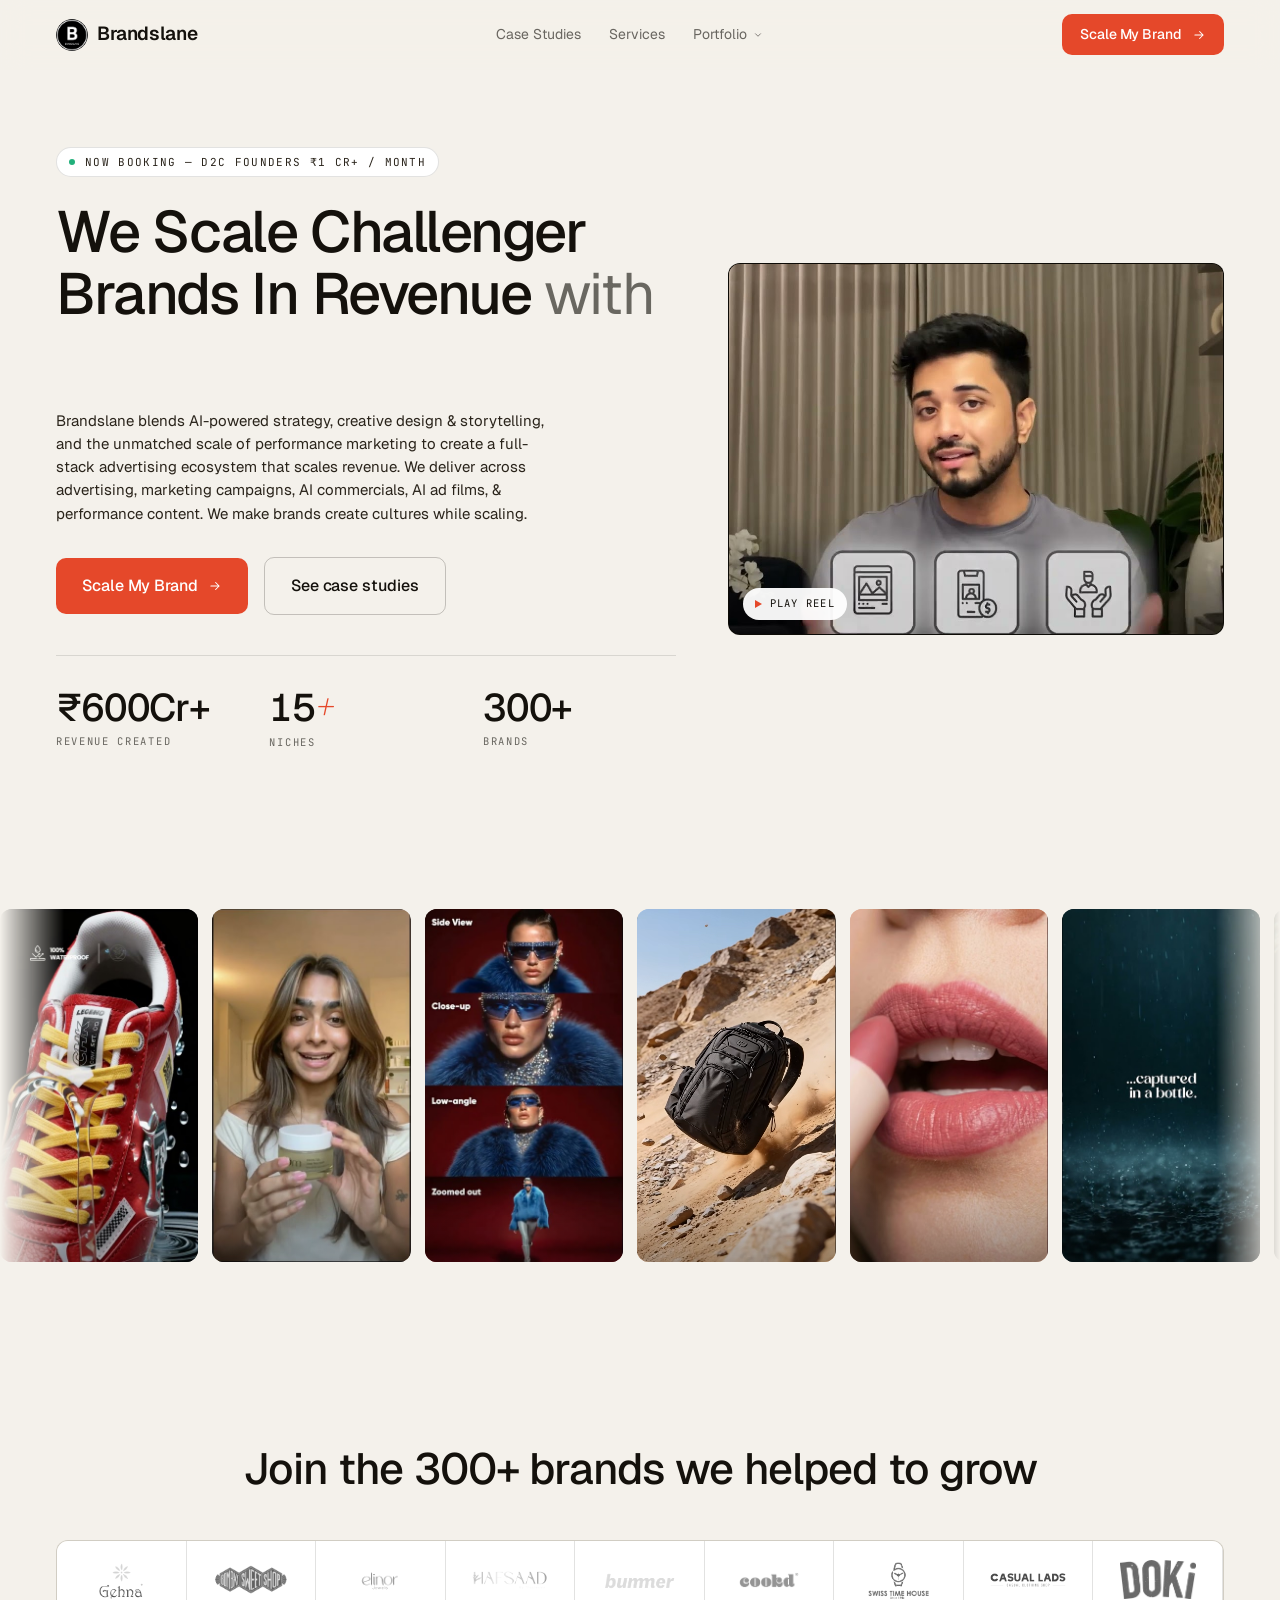
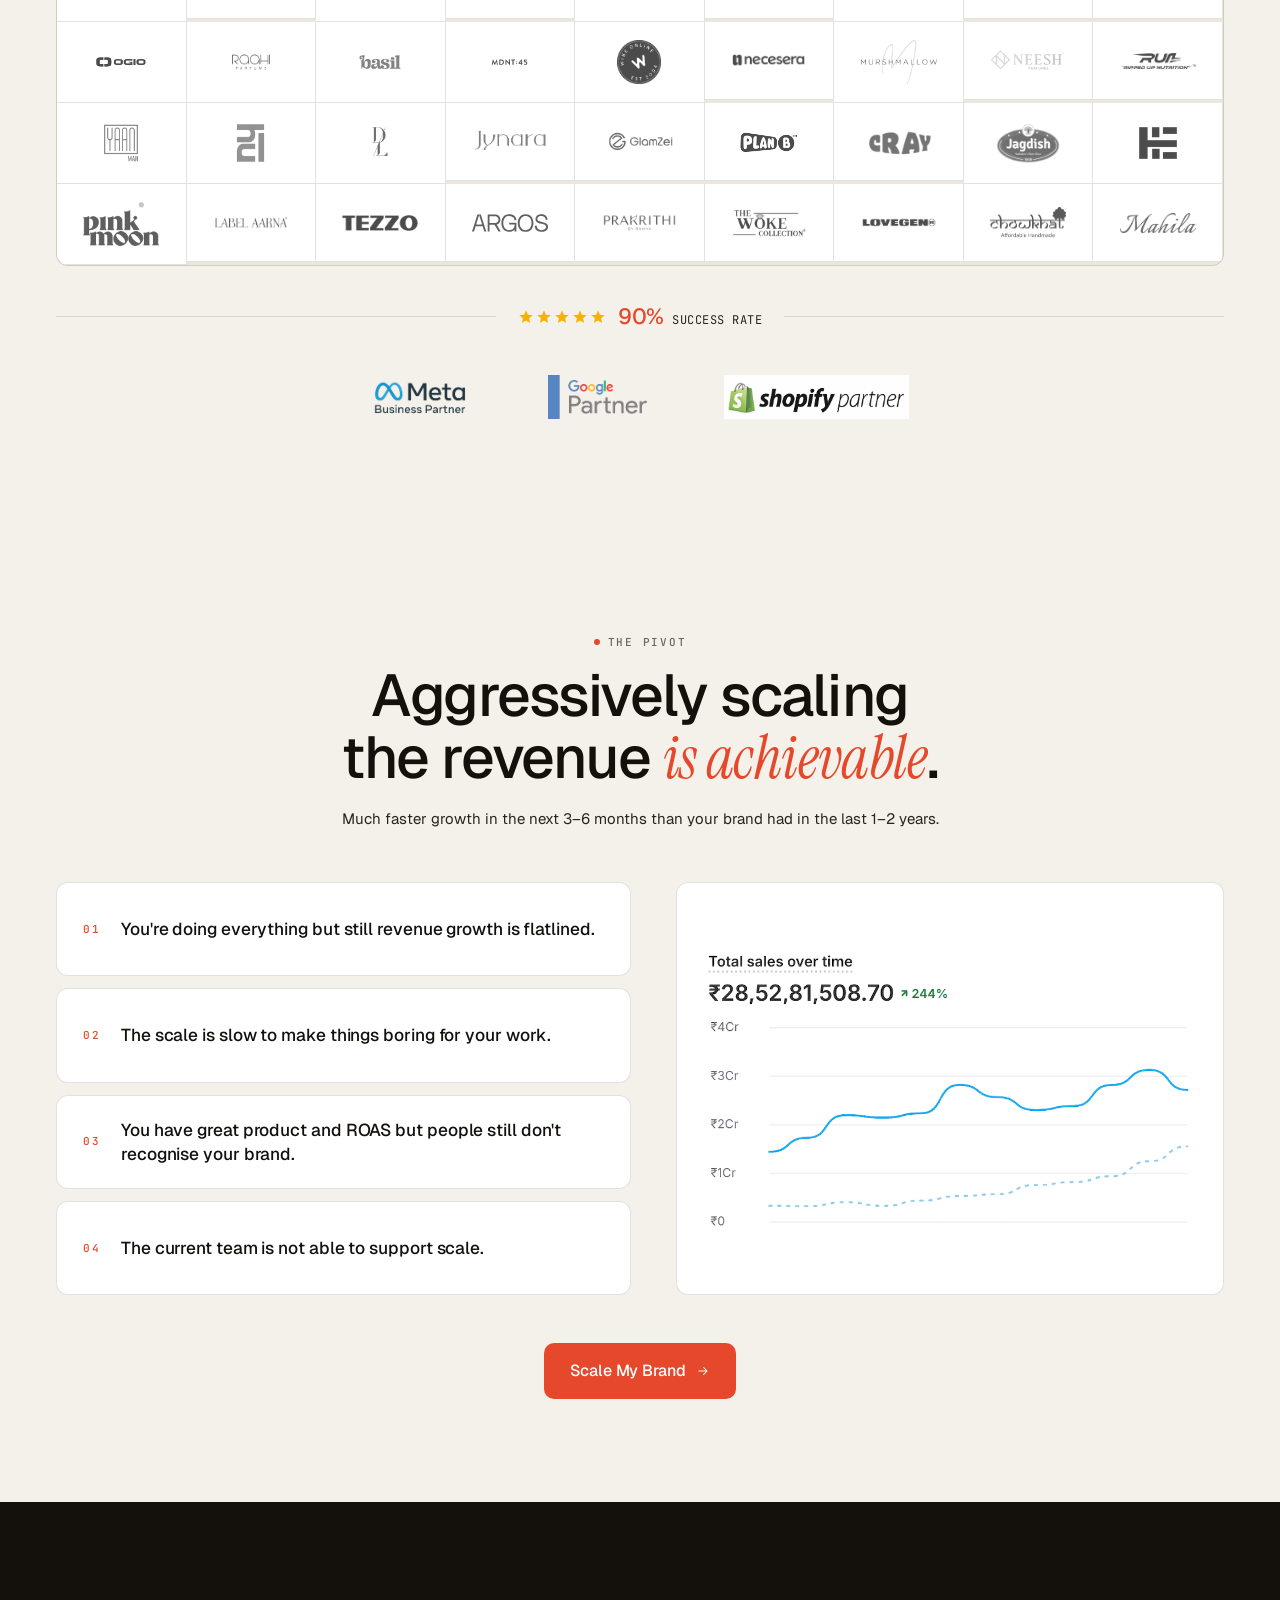
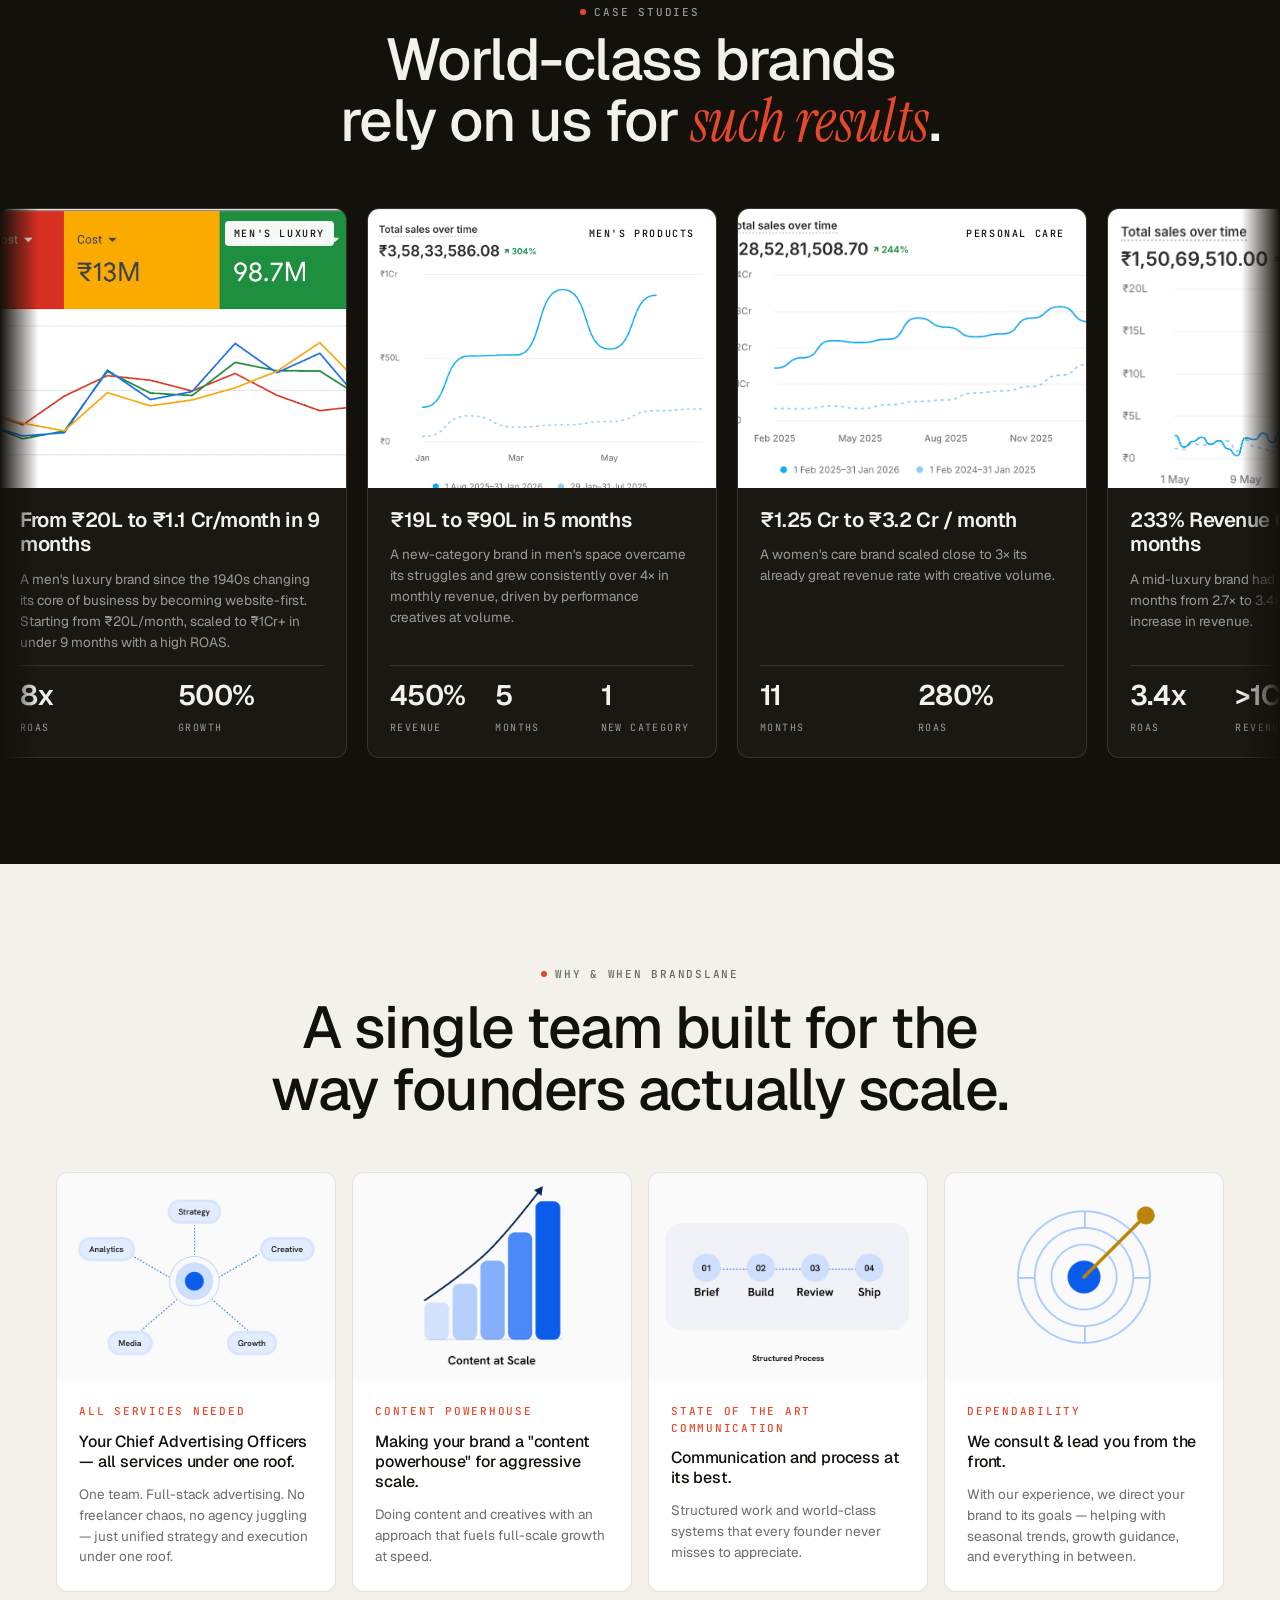
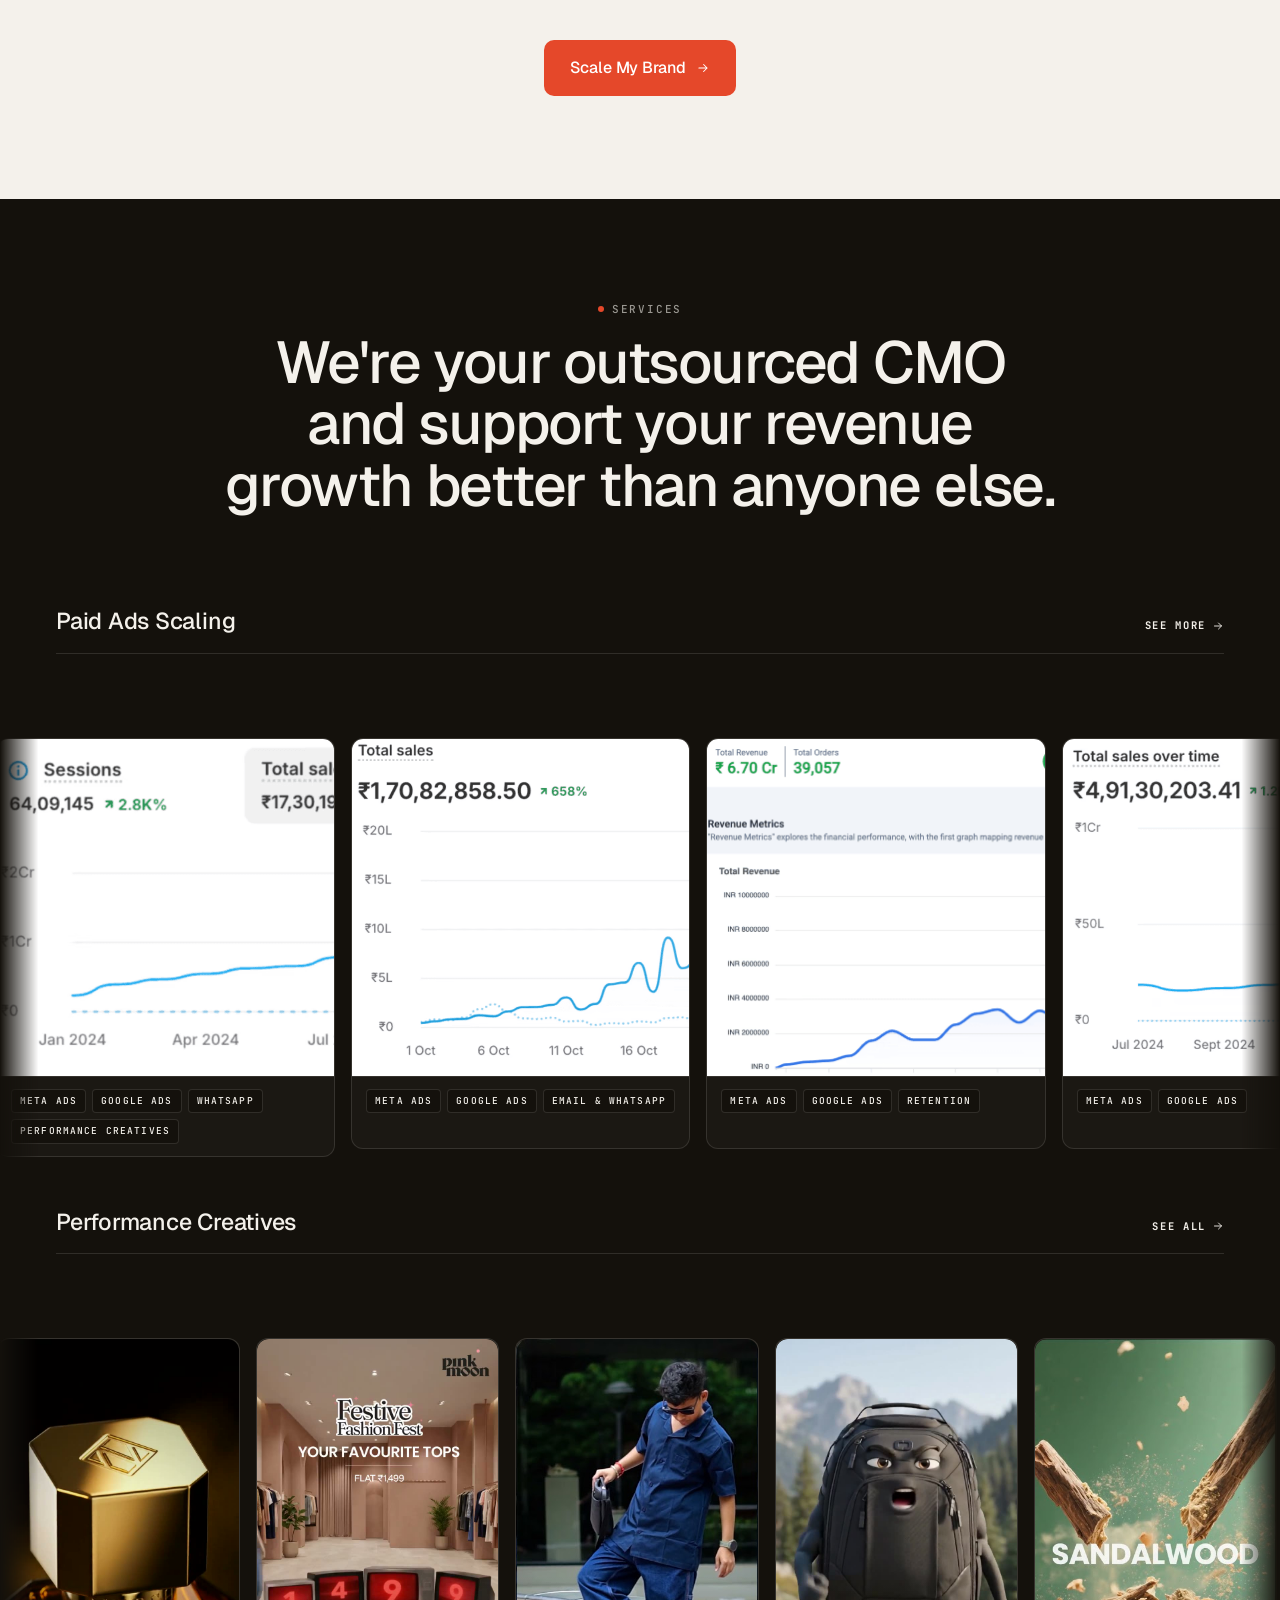
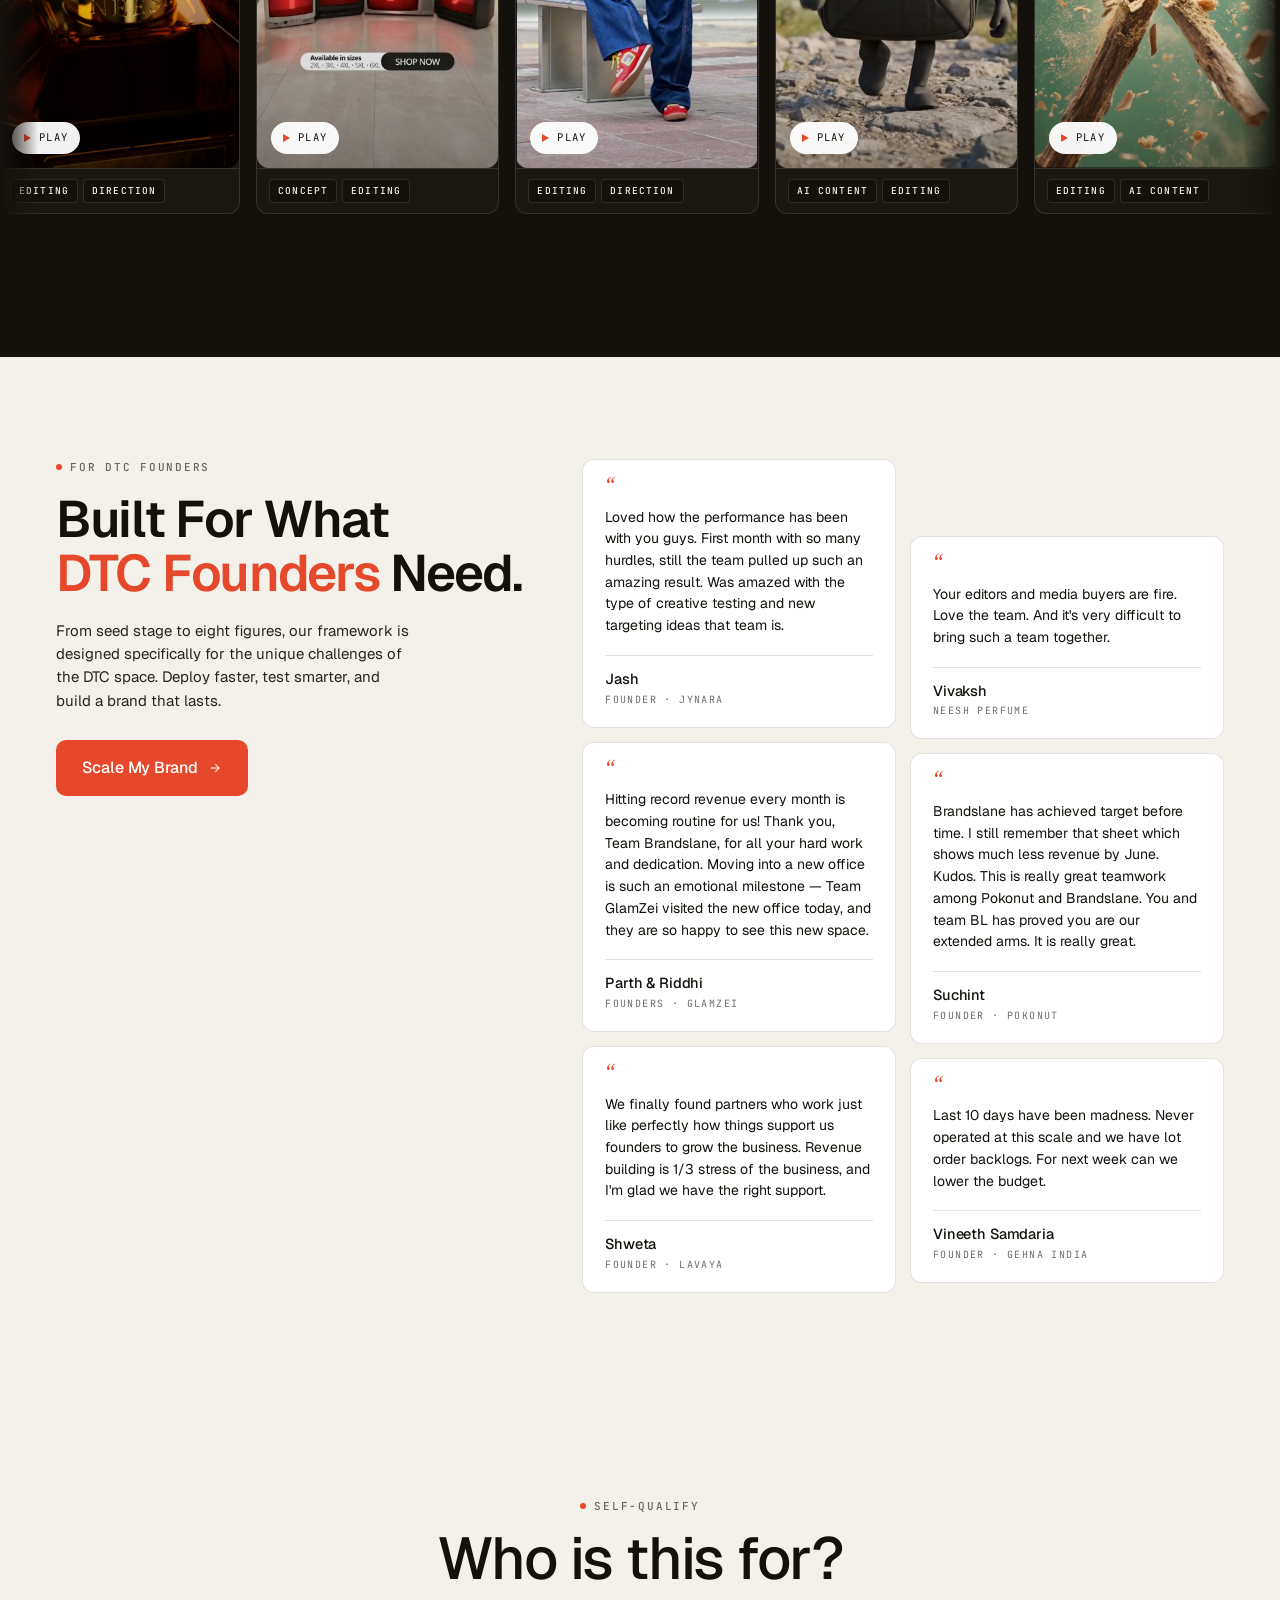
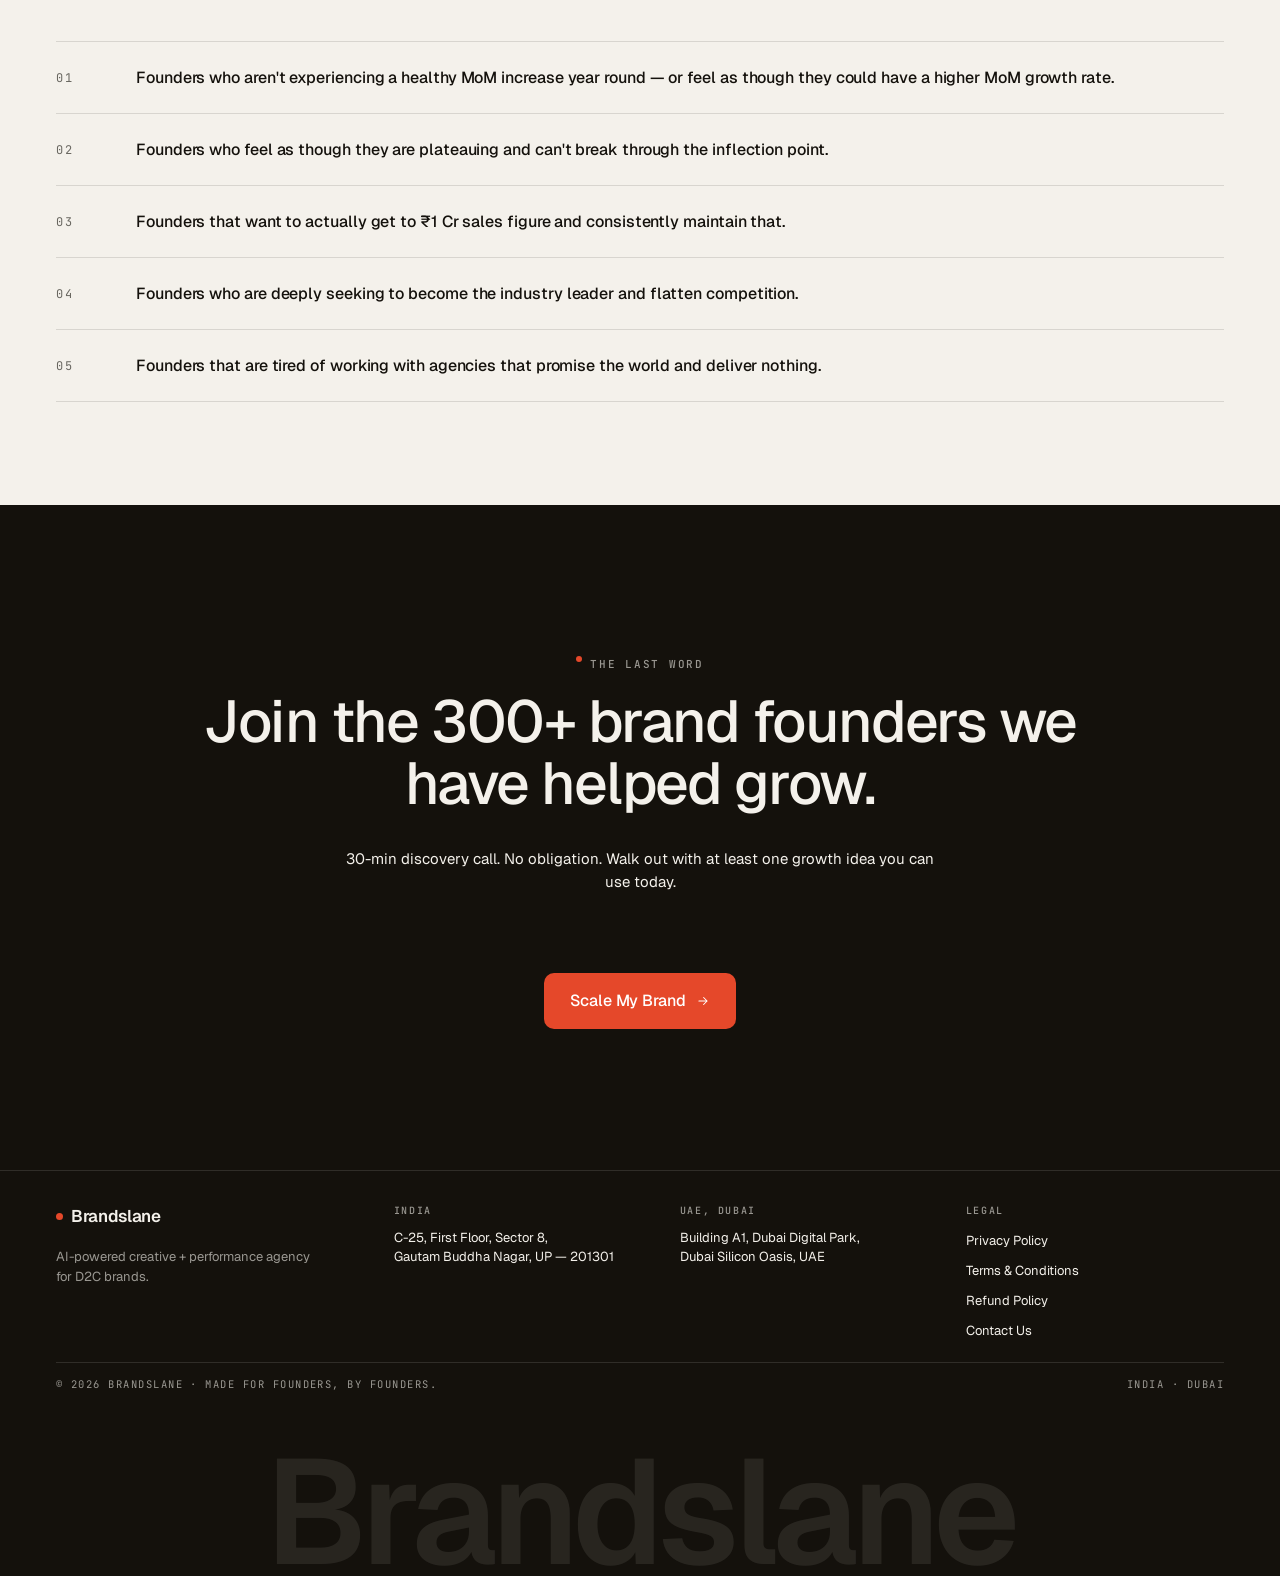
<file: index.html>
<!doctype html>
<html lang="en">
<head>
<meta charset="utf-8" />
<meta name="viewport" content="width=device-width, initial-scale=1" />
<title>Brandslane — We Scale Challenger Brands Over ₹24 Cr Revenue</title>
<link rel="icon" type="image/png" href="Content/brand/brandslane-logo.png" />
<link rel="apple-touch-icon" href="Content/brand/brandslane-logo.png" />
<link rel="preconnect" href="https://fonts.googleapis.com" />
<link rel="preconnect" href="https://fonts.gstatic.com" crossorigin />
<link href="https://fonts.googleapis.com/css2?family=Geist:wght@300;400;500;600;700&family=Instrument+Serif:ital@0;1&family=JetBrains+Mono:wght@400;500&display=swap" rel="stylesheet" />
<!-- Meta Pixel -->
<script>
// Local previews (localhost / 127.x / file:) get a do-nothing fbq, so the loader below exits early and testing
// never adds fake PageViews or leads to the account. blTrack() keeps working. Live site: unchanged.
(function (h) { if (location.protocol === 'file:' || h === 'localhost' || h === '0.0.0.0' || h === '[::1]' || /^127\./.test(h)) {
  window.fbq = function () {}; window.fbq.queue = []; window._fbq = window.fbq; } })(location.hostname);
!function(f,b,e,v,n,t,s){if(f.fbq)return;n=f.fbq=function(){n.callMethod?
n.callMethod.apply(n,arguments):n.queue.push(arguments)};if(!f._fbq)f._fbq=n;
n.push=n;n.loaded=!0;n.version='2.0';n.queue=[];t=b.createElement(e);t.async=!0;
t.src=v;s=b.getElementsByTagName(e)[0];s.parentNode.insertBefore(t,s)}(window,
document,'script','https://connect.facebook.net/en_US/fbevents.js');
fbq('init', '972598659845311');
// Helper: fires a pixel event with a unique eventID so Phase-2 CAPI can dedupe.
window.blTrack=function(name,params){var id;try{id=crypto.randomUUID();}catch(_){id='e'+Date.now()+'-'+Math.random().toString(16).slice(2);}fbq('track',name,params||{},{eventID:id});
  // PHASE 2 (CAPI): forward the same event+eventID to the relay for server-side dedupe.
  // try{navigator.sendBeacon('https://capi.brandslane.co/event',JSON.stringify({name:name,params:params||{},eventID:id,url:location.href,ts:Date.now()}));}catch(_){}
  return id;};
  blTrack('PageView');
</script>
<noscript><img height="1" width="1" style="display:none" alt=""
src="https://www.facebook.com/tr?id=972598659845311&ev=PageView&noscript=1" /></noscript>
<!-- End Meta Pixel -->
<style>
/* =========================================================================
   Brandslane — India Main LP (editorial, conversion-focused)
   ========================================================================= */
:root {
  --bg: #F4F1EB;
  --bg-2: #ECE7DD;
  --surface: #FFFFFF;
  --ink: #14110C;
  --ink-2: #2A241B;
  --muted: rgba(20, 17, 12, 0.62);
  --hairline: rgba(20, 17, 12, 0.12);
  --hairline-strong: rgba(20, 17, 12, 0.22);
  --accent: #E5482A;
  --accent-ink: #FFFFFF;
  --inverse-bg: #14110C;
  --inverse-bg-2: #1B1813;
  --inverse-ink: #F4F1EB;
  --inverse-muted: rgba(244, 241, 235, 0.6);
  --inverse-hairline: rgba(244, 241, 235, 0.12);

  --f-display: "Geist", "Helvetica Neue", Helvetica, Arial, sans-serif;
  --f-serif: "Instrument Serif", "Times New Roman", serif;
  --f-ui: "Geist", "Helvetica Neue", Helvetica, Arial, sans-serif;
  --f-mono: "JetBrains Mono", "SFMono-Regular", ui-monospace, monospace;

  --gutter: clamp(20px, 4vw, 56px);
  --maxw: 1280px;
  --radius: 12px;
  --radius-lg: 18px;
}

* { box-sizing: border-box; }
html, body { margin: 0; padding: 0; }
html { scroll-behavior: smooth; }
body {
  background: var(--bg);
  color: var(--ink);
  font-family: var(--f-ui);
  font-size: 16px;
  line-height: 1.5;
  -webkit-font-smoothing: antialiased;
  text-rendering: optimizeLegibility;
  overflow-x: hidden;
}
img { display: block; max-width: 100%; }
button { font: inherit; cursor: pointer; border: 0; background: 0; color: inherit; }
a { color: inherit; text-decoration: none; }

/* =========================================================================
   Type
   ========================================================================= */
.eyebrow {
  font-family: var(--f-mono);
  font-size: 11px;
  letter-spacing: 0.16em;
  text-transform: uppercase;
  color: var(--muted);
  font-weight: 500;
}
.eyebrow .dot {
  display: inline-block;
  width: 6px; height: 6px;
  border-radius: 50%;
  background: var(--accent);
  margin-right: 8px;
  vertical-align: 1px;
}

.h1 {
  font-family: var(--f-display);
  font-weight: 500;
  font-size: clamp(34px, 4.6vw, 60px);
  line-height: 1.05;
  letter-spacing: -0.025em;
  margin: 0;
  color: var(--ink);
}
.h2 {
  font-family: var(--f-display);
  font-weight: 500;
  font-size: clamp(28px, 3.4vw, 44px);
  line-height: 1.1;
  letter-spacing: -0.02em;
  margin: 0;
  color: var(--ink);
}
.h3 {
  font-family: var(--f-display);
  font-weight: 500;
  font-size: clamp(20px, 1.6vw, 24px);
  line-height: 1.2;
  letter-spacing: -0.01em;
  margin: 0;
}
.serif {
  font-family: var(--f-serif);
  font-style: italic;
  font-weight: 400;
  letter-spacing: -0.01em;
}
.serif.accent { color: var(--accent); }
.lede {
  font-size: clamp(15px, 1.1vw, 17px);
  line-height: 1.55;
  color: var(--ink-2);
  max-width: 60ch;
  margin: 0;
}
.muted { color: var(--muted); }

/* =========================================================================
   Layout
   ========================================================================= */
/* Content width: Neuroid's layout (max 1280px, at least 56px each side) wherever that's wider than our old 80%,
   so laptops get slimmer side margins and big screens stay as they were (Nik, 16 Nov). Phones keep 92%. */
.wrap {
  width: max(80%, min(1280px, 100% - 112px));
  max-width: none;
  margin: 0 auto;
  padding-inline: 0;
}
@media (max-width: 760px) {
  .wrap { width: 92%; }
}
.section {
  padding-block: clamp(64px, 8vw, 112px);
  position: relative;
}
.section.tight { padding-block: clamp(48px, 6vw, 80px); }
.section-head {
  display: flex; flex-direction: column;
  align-items: center;
  text-align: center;
  gap: 14px;
  margin-bottom: clamp(36px, 4vw, 56px);
  max-width: min(900px, 92vw);
  margin-inline: auto;
}
.section-head .h1,
.section-head .h2 { text-wrap: balance; }
.section-head .lede { margin-top: 4px; max-width: 60ch; }
.section-head.row {
  /* center headline, controls below right-aligned */
  align-items: center;
  text-align: center;
}
.section-head.row .scroller-controls {
  margin-top: 20px;
}

.inverse {
  background: var(--inverse-bg);
  color: var(--inverse-ink);
  --bg: var(--inverse-bg);
  --bg-2: var(--inverse-bg-2);
  --surface: var(--inverse-bg-2);
  --ink: var(--inverse-ink);
  --ink-2: var(--inverse-ink);
  --muted: var(--inverse-muted);
  --hairline: var(--inverse-hairline);
  --hairline-strong: rgba(244,241,235,0.22);
}

/* =========================================================================
   Buttons
   ========================================================================= */
.btn {
  display: inline-flex; align-items: center; gap: 10px;
  padding: 13px 20px;
  background: var(--accent);
  color: var(--accent-ink);
  border-radius: 10px;
  font-weight: 500;
  font-size: 15px;
  letter-spacing: -0.005em;
  transition: transform .2s ease, background .2s ease, box-shadow .2s ease;
}
.btn .arr {
  display: inline-flex; transition: transform .25s ease;
}
.btn:hover { transform: translateY(-1px); box-shadow: 0 10px 24px -10px rgba(229,72,42,0.5); }
.btn:hover .arr { transform: translateX(3px); }

.btn.lg { padding: 16px 26px; font-size: 16px; }
.btn.ghost {
  background: transparent;
  color: var(--ink);
  border: 1px solid var(--hairline-strong);
}
.btn.ghost:hover { background: var(--ink); color: var(--bg); border-color: var(--ink); box-shadow: none; }

/* =========================================================================
   Nav
   ========================================================================= */
.nav {
  position: sticky; top: 0; z-index: 50;
  backdrop-filter: blur(14px) saturate(140%);
  -webkit-backdrop-filter: blur(14px) saturate(140%);
  background: color-mix(in oklab, var(--bg) 82%, transparent);
  border-bottom: 1px solid transparent;
  transition: border-color .25s ease;
}
.nav.scrolled { border-bottom-color: var(--hairline); }
.nav-inner {
  width: max(80%, min(1280px, 100% - 112px));
  max-width: none;
  margin: 0 auto;
  padding: 14px 0;
  display: flex; align-items: center; justify-content: space-between;
  gap: 24px;
}
@media (max-width: 760px) {
  .nav-inner { width: 92%; }
}
.wordmark {
  font-family: var(--f-display);
  font-size: 19px;
  font-weight: 600;
  letter-spacing: -0.02em;
  display: inline-flex; align-items: center; gap: 9px;
}
.wordmark .logo-mark {
  width: 28px; height: 28px;
  border-radius: 7px;
  background: var(--ink);
  color: var(--bg);
  display: inline-flex; align-items: center; justify-content: center;
  font-size: 15px; font-weight: 700;
  letter-spacing: 0;
  flex-shrink: 0;
}
.nav-links { display: flex; gap: 28px; align-items: center; }
.nav-links a {
  font-size: 14px;
  color: var(--muted);
  transition: color .15s;
}
.nav-links a:hover { color: var(--ink); }
.nav-dd { position: relative; }
.nav-dd-btn { display: inline-flex; align-items: center; gap: 6px; font-size: 14px; color: var(--muted); transition: color .15s; padding: 6px 0; }
.nav-dd-btn svg { transition: transform .2s ease; }
.nav-dd:hover .nav-dd-btn, .nav-dd.open .nav-dd-btn, .nav-dd-btn:focus-visible { color: var(--ink); }
.nav-dd.open .nav-dd-btn svg { transform: rotate(180deg); }
.nav-dd-menu {
  position: absolute; top: calc(100% + 10px); left: 50%;
  min-width: 170px; padding: 6px;
  background: #fff; border: 1px solid var(--hairline); border-radius: 12px;
  box-shadow: 0 12px 32px -12px rgba(20,17,12,0.22);
  display: flex; flex-direction: column;
  opacity: 0; visibility: hidden; transform: translate(-50%, -4px);
  transition: opacity .15s ease, transform .15s ease, visibility 0s linear .15s;
  z-index: 60;
}
.nav-dd-menu::before { content: ""; position: absolute; left: 0; right: 0; top: -12px; height: 12px; } /* hover bridge */
.nav-dd:not(.suppress):hover .nav-dd-menu, .nav-dd.open .nav-dd-menu {
  opacity: 1; visibility: visible; transform: translate(-50%, 0);
  transition: opacity .15s ease, transform .15s ease, visibility 0s;
}
.nav-links .nav-dd-menu a { font-size: 14px; color: var(--ink); padding: 9px 12px; border-radius: 8px; }
.nav-links .nav-dd-menu a:hover { background: var(--bg-2); color: var(--ink); }
.nav-cta-group { display: flex; align-items: center; gap: 14px; }
.nav-cta-group .secondary {
  font-size: 14px;
  color: var(--muted);
}
.nav-cta-group .secondary:hover { color: var(--ink); }
.nav .btn { padding: 10px 18px; font-size: 14px; }
/* 761–900px: three menu items + the button need tighter spacing to stay on one line */
@media (min-width: 761px) and (max-width: 900px) {
  .nav-links { gap: 18px; }
  .nav-inner { gap: 16px; }
  .nav .btn { padding: 10px 14px; }
}
@media (max-width: 760px) {
  .nav-links { display: none; }
  .nav-cta-group .secondary { display: none; }
}

/* Phones (<=760px): the top Scale My Brand button gives way to a Menu holding every nav link,
   with Scale My Brand at the bottom of the panel (Nik, 15 Nov). Desktop is unchanged. */
.nav-menu-btn, .nav .nav-links .nav-menu-cta { display: none; }
@media (max-width: 760px) {
  .nav-inner { position: relative; }
  .nav .nav-top-cta { display: none; }
  .nav-menu-btn { display: inline-flex; align-items: center; gap: 8px; padding: 9px 14px; border: 1px solid var(--hairline-strong); border-radius: 10px; background: #fff; font-size: 14px; font-weight: 500; color: var(--ink); }
  .nav-menu-btn svg { transition: transform .2s ease; }
  .nav.menu-open .nav-menu-btn svg { transform: rotate(180deg); }
  .nav .nav-links { display: none; position: absolute; top: calc(100% + 6px); right: 0; width: min(290px, 100%); flex-direction: column; align-items: stretch; gap: 0; padding: 8px; background: #fff; border: 1px solid var(--hairline); border-radius: 12px; box-shadow: 0 12px 32px -12px rgba(20,17,12,0.22); z-index: 60; }
  .nav.menu-open .nav-links { display: flex; }
  .nav .nav-links > a:not(.btn), .nav .nav-links .nav-dd .nav-dd-menu a { font-size: 16px; color: var(--ink); padding: 11px 12px; border-radius: 8px; }
  .nav .nav-links > a:not(.btn):hover, .nav .nav-links .nav-dd .nav-dd-menu a:hover { background: var(--bg-2); }
  .nav .nav-links .nav-dd .nav-dd-btn { display: none; }
  .nav .nav-links .nav-dd .nav-dd-menu { position: static; left: auto; opacity: 1; visibility: visible; transform: none; transition: none; min-width: 0; margin-top: 4px; padding: 4px 0 0; border: 0; border-top: 1px solid var(--hairline); border-radius: 0; box-shadow: none; background: none; }
  .nav .nav-links .nav-dd .nav-dd-menu::before { content: "Portfolio"; position: static; display: block; height: auto; padding: 10px 12px 4px; font-size: 11px; letter-spacing: .12em; text-transform: uppercase; color: var(--muted); }
  .nav .nav-links .nav-menu-cta { display: flex; justify-content: center; margin-top: 8px; padding: 12px 18px; font-size: 15px; color: var(--accent-ink); }
}

/* =========================================================================
   Hero
   ========================================================================= */
.hero { padding: clamp(48px, 6vw, 88px) 0 clamp(56px, 6vw, 80px); }
.hero-grid {
  display: grid;
  grid-template-columns: 1.25fr 1fr;
  gap: clamp(32px, 4vw, 64px);
  align-items: center;
}
@media (max-width: 980px) { .hero-grid { grid-template-columns: 1fr; } }

.hero-eyebrow {
  display: inline-flex; align-items: center; gap: 10px;
  margin-bottom: 24px;
  padding: 6px 12px;
  background: var(--surface);
  border: 1px solid var(--hairline);
  border-radius: 999px;
  font-family: var(--f-mono);
  font-size: 11px;
  letter-spacing: 0.12em;
  text-transform: uppercase;
  color: var(--ink-2);
}
.hero-eyebrow .pulse {
  width: 6px; height: 6px; border-radius: 50%;
  background: #21B07B;
  box-shadow: 0 0 0 0 rgba(33,176,123,.5);
  animation: pulse 2s ease-out infinite;
}
@keyframes pulse {
  0% { box-shadow: 0 0 0 0 rgba(33,176,123,.5); }
  70% { box-shadow: 0 0 0 8px rgba(33,176,123,0); }
  100% { box-shadow: 0 0 0 0 rgba(33,176,123,0); }
}

.hero-headline {
  font-family: var(--f-display);
  font-weight: 500;
  font-size: clamp(34px, 4.6vw, 58px);
  line-height: 1.06;
  letter-spacing: -0.025em;
  margin: 0;
  color: var(--ink);
}
.hero-headline .with { color: var(--muted); font-weight: 400; }
.rotator {
  display: inline-block;
  position: relative;
  color: var(--accent);
  vertical-align: baseline;
  font-family: var(--f-serif);
  font-style: italic;
  font-weight: 400;
  letter-spacing: -0.01em;
  white-space: nowrap;
}
.rotator .word {
  display: inline-block;
  transition: opacity .4s ease, transform .4s cubic-bezier(.4,0,.2,1);
}
.rotator .word.out { opacity: 0; transform: translateY(-20%); }
.rotator .word.in  { animation: wordIn .5s cubic-bezier(.4,0,.2,1) both; }
@keyframes wordIn {
  from { opacity: 0; transform: translateY(20%); }
  to   { opacity: 1; transform: translateY(0); }
}

.hero-sub {
  margin-top: 22px;
  font-size: clamp(15px, 1.1vw, 17px);
  line-height: 1.55;
  color: var(--ink-2);
  max-width: 50ch;
}

.hero-cta-row {
  margin-top: 32px;
  display: flex; align-items: center; gap: 16px; flex-wrap: wrap;
}
.hero-cta-row .meta {
  display: flex; align-items: center; gap: 8px;
  color: var(--muted); font-size: 13px;
}
.hero-cta-row .meta .dot { width: 6px; height: 6px; border-radius: 50%; background: #21B07B; }

.hero-stats {
  margin-top: 40px;
  display: grid;
  grid-template-columns: repeat(3, 1fr);
  gap: 20px;
  padding-top: 32px;
  border-top: 1px solid var(--hairline);
}
.hero-stat .num {
  font-family: var(--f-display);
  font-weight: 500;
  font-size: clamp(28px, 3vw, 40px);
  line-height: 1;
  letter-spacing: -0.03em;
  font-feature-settings: "tnum";
  color: var(--ink);
}
.hero-stat .num em { font-family: var(--f-serif); font-style: italic; color: var(--accent); font-weight: 400; }
.hero-stat .label {
  display: block;
  margin-top: 8px;
  font-family: var(--f-mono);
  font-size: 10.5px;
  letter-spacing: 0.16em;
  text-transform: uppercase;
  color: var(--muted);
}

.hero-video {
  position: relative;
  border-radius: var(--radius-lg);
  overflow: hidden;
  aspect-ratio: 4/3;
  background: var(--bg-2);
  border: 1px solid var(--hairline);
}
@media (max-width: 980px) {
  .hero-video { aspect-ratio: 16/10; }
}

/* =========================================================================
   Video frame
   ========================================================================= */
.video {
  position: relative;
  border-radius: var(--radius);
  overflow: hidden;
  background: #0c0a06;
  cursor: pointer;
  isolation: isolate;
}
.video img.thumb {
  width: 100%; height: 100%;
  object-fit: cover;
  transition: transform .6s ease, filter .3s;
}
.video:hover img.thumb { transform: scale(1.03); }
.video::after {
  content: "";
  position: absolute; inset: 0;
  background: linear-gradient(180deg, rgba(0,0,0,0) 55%, rgba(0,0,0,0.3) 100%);
  pointer-events: none;
}
.video .play {
  position: absolute;
  bottom: 14px; left: 14px;
  display: inline-flex; align-items: center; gap: 8px;
  background: rgba(255,255,255,0.95);
  color: #14110C;
  padding: 8px 12px;
  border-radius: 999px;
  font-family: var(--f-mono);
  font-size: 10.5px;
  letter-spacing: 0.12em;
  text-transform: uppercase;
  z-index: 2;
  transition: transform .2s, background .2s;
}
.video .play .tri {
  width: 0; height: 0;
  border-left: 7px solid var(--accent);
  border-top: 4px solid transparent;
  border-bottom: 4px solid transparent;
}
.video:hover .play { background: var(--accent); color: #fff; }
.video:hover .play .tri { border-left-color: #fff; }
.video iframe,
.video video {
  width: 100%; height: 100%; border: 0;
  position: absolute; inset: 0; z-index: 3;
  object-fit: cover;
  background: #0c0a06;
}
/* muted looping preview sits beneath the play button + gradient */
.video .vid-preview { z-index: 1; }
.video.aspect-vertical { aspect-ratio: 9/16; }
.video.aspect-square   { aspect-ratio: 1/1; }
.video.aspect-wide     { aspect-ratio: 16/9; }

/* =========================================================================
   Scroller
   ========================================================================= */
.scroller {
  display: grid;
  grid-auto-flow: column;
  grid-auto-columns: clamp(280px, 28vw, 380px);
  gap: 16px;
  overflow-x: auto;
  scroll-snap-type: x mandatory;
  padding: 4px 0 16px;
  margin-inline: 0;
  scrollbar-width: none;
}
.scroller::-webkit-scrollbar { display: none; }
.scroller > * { scroll-snap-align: start; }
.scroller-controls { display: flex; gap: 8px; }
.icon-btn {
  width: 38px; height: 38px;
  border-radius: 50%;
  border: 1px solid var(--hairline-strong);
  display: inline-grid; place-items: center;
  transition: background .15s, color .15s, border-color .15s;
}
.icon-btn:hover { background: var(--ink); color: var(--bg); border-color: var(--ink); }

/* =========================================================================
   Reels (section 2) — full-bleed auto marquee
   ========================================================================= */
.reels-section { padding-bottom: clamp(48px, 6vw, 80px); }
.reels-section .section-head {
  width: max(80%, min(1280px, 100% - 112px));
  margin-left: auto;
  margin-right: auto;
  padding-inline: 0;
  margin-bottom: clamp(28px, 3vw, 40px);
}
.reels-marquee {
  width: 100%;
  overflow: hidden;
  position: relative;
  mask-image: linear-gradient(to right, transparent 0, #000 5%, #000 95%, transparent 100%);
  -webkit-mask-image: linear-gradient(to right, transparent 0, #000 5%, #000 95%, transparent 100%);
}
/* Continuous smooth marquee. The track is duplicated (set A + set B), and each
   reel carries its margin on the right, so translating exactly -50% lands set B
   precisely where set A was — a seamless, gap-free infinite loop. */
.reels-track {
  display: flex;
  width: max-content;
  padding: 4px 0;
  animation: reels-scroll 45s linear infinite;
  will-change: transform;
}
.reels-marquee:hover .reels-track { animation-play-state: paused; }
/* Drifting dots behind the hero + reels strip. isolation keeps the canvas (z-index -1)
   above the page background but under every section's content. */
.dots-zone { position: relative; isolation: isolate; }
.dots-canvas { position: absolute; inset: 0; width: 100%; height: 100%; z-index: -1; pointer-events: none; }
@keyframes reels-scroll {
  from { transform: translate3d(0, 0, 0); }
  to   { transform: translate3d(-50%, 0, 0); }
}
.reels-track .reel {
  flex: 0 0 auto;
  width: clamp(180px, 15.5vw, 240px);
  margin-right: 14px;
  aspect-ratio: 9/16;
  position: relative;
  overflow: hidden;
  background: #0c0a06;
  border-radius: var(--radius);
}
.reels-track .reel iframe,
.reels-track .reel video {
  width: 100%;
  height: 100%;
  border: 0;
  position: absolute;
  inset: 0;
  z-index: 1;
  object-fit: cover;
}
.reels-track .reel::after {
  content: "";
  position: absolute; inset: 0;
  background: linear-gradient(180deg, rgba(0,0,0,0) 70%, rgba(0,0,0,0.35) 100%);
  pointer-events: none;
  z-index: 2;
}

/* =========================================================================
   Logo wall (section 3)
   ========================================================================= */
.logo-wall .head {
  display: flex; flex-direction: column;
  align-items: center; text-align: center;
  gap: 20px;
  margin-bottom: 48px;
  max-width: min(900px, 92vw);
  margin-inline: auto;
}
.logo-wall .head .h2 { text-wrap: balance; }
.logo-wall .stat-pill {
  display: inline-flex; align-items: baseline; gap: 10px;
  padding: 8px 16px;
  border: 1px solid var(--hairline-strong);
  border-radius: 999px;
}
.logo-wall .stat-pill .num {
  font-family: var(--f-display);
  font-weight: 500;
  font-size: 18px;
  line-height: 1;
  color: var(--accent);
}
.logo-wall .stat-pill .lbl {
  font-family: var(--f-mono);
  font-size: 10.5px;
  letter-spacing: 0.14em;
  text-transform: uppercase;
  color: var(--muted);
}

.logo-grid {
  display: grid;
  grid-template-columns: repeat(9, minmax(0, 1fr));
  border: 1px solid var(--hairline);
  border-radius: var(--radius);
  overflow: hidden;
  background: var(--bg-2);
}
/* minmax(0,1fr) — a plain 1fr can't shrink below the cell's min-content width
   (aspect-ratio + padding + logo height), which overflows the row and clips the
   last column. */
@media (max-width: 1100px) { .logo-grid { grid-template-columns: repeat(6, minmax(0, 1fr)); } }
@media (max-width: 640px)  { .logo-grid { grid-template-columns: repeat(3, minmax(0, 1fr)); } }
.logo-cell {
  aspect-ratio: 5/3;
  display: grid; place-items: center;
  padding: 18px;
  border-right: 1px solid var(--hairline);
  border-bottom: 1px solid var(--hairline);
  background: var(--surface);
  transition: background .25s;
}
.logo-cell img {
  max-height: 44px; max-width: 82%;
  width: auto; height: auto;
  object-fit: contain;
  filter: grayscale(1) contrast(1.05);
  opacity: 0.7;
  transition: filter .3s, opacity .3s;
}
.logo-cell:hover img { filter: none; opacity: 1; }

/* Partition between brand logos and platform partners */
.partner-divider {
  display: grid;
  grid-template-columns: 1fr auto 1fr;
  align-items: center;
  gap: 18px;
  margin: 28px auto 22px;
  max-width: 1280px;
}
.partner-divider .rule {
  height: 1px;
  background: var(--hairline);
  display: block;
}
.partner-divider .rate-pill {
  display: inline-flex;
  align-items: center;
  gap: 12px;
  padding: 6px 4px;
  white-space: nowrap;
}
.partner-divider .stars {
  display: inline-flex;
  align-items: center;
  gap: 2px;
  line-height: 0;
}
.partner-divider .rate-lbl {
  font-family: var(--f-mono);
  font-size: 12px;
  letter-spacing: 0.04em;
  text-transform: uppercase;
  color: var(--ink-2, var(--ink));
  display: inline-flex;
  align-items: baseline;
  gap: 8px;
}
.partner-divider .rate-lbl .num {
  font-family: var(--f-display);
  font-weight: 500;
  font-size: 22px;
  letter-spacing: -0.01em;
  color: var(--accent);
  text-transform: none;
}

.partner-row {
  display: flex;
  flex-wrap: wrap;
  align-items: center;
  justify-content: center;
  gap: clamp(36px, 6vw, 80px);
  padding: 8px 24px 4px;
}
.partner-cell {
  display: grid;
  place-items: center;
  min-height: 56px;
}
.partner-cell img {
  max-height: 44px;
  max-width: 200px;
  width: auto;
  height: auto;
  object-fit: contain;
  opacity: 0.92;
}
@media (max-width: 640px) {
  .partner-row { gap: 28px; }
  .partner-cell img { max-height: 36px; max-width: 150px; }
  .partner-divider .rate-lbl { font-size: 11px; }
  .partner-divider .rate-lbl .num { font-size: 18px; }
}

/* =========================================================================
   Pain Points (section 4)
   ========================================================================= */
.pain-grid {
  display: grid;
  grid-template-columns: 1.05fr 1fr;
  gap: clamp(28px, 3.5vw, 48px);
  align-items: stretch;
  max-width: 1400px;
  margin: 0 auto;
}
@media (max-width: 980px) { .pain-grid { grid-template-columns: 1fr; } }
.pain-cards {
  display: grid;
  grid-template-rows: repeat(4, 1fr);
  gap: 12px;
  height: 100%;
}
.pain-card {
  background: var(--surface);
  border: 1px solid var(--hairline);
  border-radius: var(--radius);
  padding: 22px 26px;
  display: flex;
  flex-direction: row;
  align-items: center;
  gap: 20px;
  min-height: 0;
  transition: border-color .2s, transform .2s;
}
.pain-card:hover { border-color: var(--hairline-strong); transform: translateX(2px); }
.pain-card .num {
  font-family: var(--f-mono);
  font-size: 11px;
  color: var(--accent);
  letter-spacing: 0.18em;
  font-weight: 500;
  flex: 0 0 auto;
}
.pain-card .body {
  font-family: var(--f-display);
  font-size: clamp(17px, 1.35vw, 21px);
  line-height: 1.4;
  color: var(--ink);
  font-weight: 500;
  letter-spacing: -0.005em;
  margin: 0;
}
.pain-visual {
  border: 1px solid var(--hairline);
  border-radius: var(--radius);
  background: var(--surface);
  padding: 18px;
  display: flex;
  align-items: center;
  justify-content: center;
  overflow: hidden;
}
.pain-visual img {
  border-radius: 8px;
  width: 100%;
  height: 100%;
  object-fit: contain;   /* chart trimmed below the ₹0 line (no years on it); contain so the sides never crop */
  object-position: center;
}

/* =========================================================================
   Case studies (section 5)
   ========================================================================= */
.cs-card {
  background: var(--surface);
  border: 1px solid var(--hairline);
  border-radius: var(--radius);
  overflow: hidden;
  display: flex; flex-direction: column;
  transition: border-color .2s, transform .2s, box-shadow .2s;
}
.cs-card:hover { transform: translateY(-3px); box-shadow: 0 16px 32px -20px rgba(0,0,0,0.18); border-color: var(--hairline-strong); }
.cs-card .img {
  aspect-ratio: 5/4;
  background: var(--bg-2);
  position: relative;
  overflow: hidden;
}
/* anchor to the top edge: these dashboards carry the headline revenue figure in
   their top strip, so a centred crop slices off the whole proof point */
.cs-card .img img { width:100%; height:100%; object-fit: cover; object-position: 50% 0; }
.cs-card .niche {
  /* top-right, not top-left: every dashboard screenshot carries its own title
     and revenue figure in the top-left corner and the badge landed on top of it */
  position: absolute; top: 12px; right: 12px;
  padding: 5px 9px;
  background: rgba(255,255,255,0.95);
  color: #14110C;
  font-family: var(--f-mono);
  font-size: 10px;
  letter-spacing: 0.16em;
  text-transform: uppercase;
  border-radius: 4px;
  font-weight: 500;
}
.cs-card .pad { padding: 20px 22px 22px; display: flex; flex-direction: column; gap: 12px; flex: 1; }
.cs-card .metric {
  font-family: var(--f-display);
  font-size: clamp(19px, 1.6vw, 24px);
  line-height: 1.2;
  letter-spacing: -0.02em;
  font-weight: 600;
  margin: 0;
}
.cs-card .desc {
  font-size: 13.5px;
  color: var(--muted);
  line-height: 1.55;
  margin: 0;
}
.cs-card .stats {
  margin-top: auto;
  display: grid;
  grid-template-columns: repeat(auto-fit, minmax(0, 1fr));
  gap: 12px;
  padding-top: 15px;
  border-top: 1px solid var(--hairline);
}
.cs-card .stat .v {
  font-family: var(--f-display);
  font-size: clamp(27px, 2.2vw, 34px);
  font-weight: 600;
  color: inherit;
  line-height: 1;
  letter-spacing: -0.02em;
}
.cs-card .stat .l {
  display: block;
  margin-top: 8px;
  font-family: var(--f-mono);
  font-size: 10px;
  letter-spacing: 0.14em;
  text-transform: uppercase;
  color: var(--muted);
}
/* =========================================================================
   Case studies marquee (full-bleed, auto + manual scroll hybrid)
   ========================================================================= */
.cs-marquee {
  width: 100%;
  overflow-x: auto !important;
  overflow-y: hidden !important;
  position: relative;
  mask-image: linear-gradient(to right, transparent 0, #000 3%, #000 97%, transparent 100%);
  -webkit-mask-image: linear-gradient(to right, transparent 0, #000 3%, #000 97%, transparent 100%);
  scrollbar-width: none;
  -webkit-overflow-scrolling: touch;
  cursor: grab;
  /* no touch-action:pan-x here — it forbids vertical panning, so a swipe that
     started on the carousel couldn't scroll the page at all on touch devices.
     The default lets the browser pick an axis from the gesture. */
}
.cs-marquee::-webkit-scrollbar { display: none; }
.cs-marquee:active { cursor: grabbing; }
.cs-track {
  display: flex;
  gap: 20px;
  width: max-content;
  padding: 4px 0;
}
.cs-track .cs-card {
  flex: 0 0 auto;
  /* ~3.5 cards visible on a standard widescreen; ~17% smaller than before (Nik, 16 Nov) */
  width: clamp(350px, 25vw, 470px);
}

/* =========================================================================
   Why & When (section 6)
   ========================================================================= */
.why-grid {
  display: grid;
  grid-template-columns: repeat(4, 1fr);
  gap: 16px;
  width: 100%;
  max-width: none;
  margin: 0;
}
@media (max-width: 1100px) { .why-grid { grid-template-columns: repeat(2, 1fr); } }
@media (max-width: 640px)  { .why-grid { grid-template-columns: 1fr; } }
.why-card {
  background: var(--surface);
  border: 1px solid var(--hairline);
  border-radius: var(--radius);
  overflow: hidden;
  display: flex;
  flex-direction: column;
  transition: border-color .2s, transform .2s, box-shadow .2s;
}
.why-card:hover { transform: translateY(-3px); box-shadow: 0 16px 32px -20px rgba(0,0,0,0.16); border-color: var(--hairline-strong); }
.why-card .img {
  aspect-ratio: 4/3;
  width: 100%;
  background: var(--bg-2);
  overflow: hidden;
}
.why-card .img img { width:100%; height:100%; object-fit: cover; }
.why-card .pad {
  padding: 22px 22px 24px;
  display: flex; flex-direction: column;
  gap: 12px;
  flex: 1;
}
.why-card .eyebrow { color: var(--accent); }
.why-card h3 {
  font-family: var(--f-display);
  font-size: clamp(16px, 1.2vw, 19px);
  font-weight: 500;
  letter-spacing: -0.01em;
  margin: 0;
  line-height: 1.25;
  color: var(--ink);
}
.why-card p { color: var(--muted); margin: 0; line-height: 1.55; font-size: 13.5px; }

/* =========================================================================
   Services / outsourced CMO (section 7)
   ========================================================================= */
.svc-block { padding-block: 36px; }
.svc-block:first-of-type { padding-top: 8px; }
.svc-block h3 {
  display: flex;
  align-items: baseline;
  justify-content: space-between;
  gap: 16px;
  margin: 0 0 22px;
  padding-bottom: 14px;
  border-bottom: 1px solid var(--hairline);
}
.svc-block h3 .l {
  font-family: var(--f-display);
  font-size: clamp(20px, 1.8vw, 26px);
  font-weight: 500;
  letter-spacing: -0.01em;
  color: var(--ink);
}
/* "See more" / "See all" links in the services headers → the portfolio pages */
.svc-block h3 a.see-more { display: inline-flex; align-items: center; gap: 6px; color: var(--ink); white-space: nowrap; transition: color .15s; }
.svc-block h3 a.see-more svg { transition: transform .2s ease; }
.svc-block h3 a.see-more:hover { color: var(--accent); }
.svc-block h3 a.see-more:hover svg { transform: translateX(3px); }
.svc-block h3 .r {
  font-family: var(--f-mono);
  font-size: 10.5px;
  letter-spacing: 0.16em;
  text-transform: uppercase;
  color: var(--muted);
}

.dash-card {
  background: var(--surface);
  border: 1px solid var(--hairline);
  border-radius: var(--radius);
  overflow: hidden;
  display: flex; flex-direction: column;
  height: 100%; /* fill the track so bottoms align across cards */
}
.dash-card .img {
  /* 1:1 square — equal width and height across all cards so no bottom crop. */
  aspect-ratio: 1 / 1;
  width: 100%;
  background: #0c0a06;
  flex: 0 0 auto;
  overflow: hidden;
}
.dash-card .img img {
  width: 100%; height: 100%;
  object-fit: cover;        /* stretch to fill the 1:1 frame */
  object-position: left center;  /* left-align: keep the left portion, crop the right if needed */
}
.dash-card .tags {
  padding: 12px 14px;
  display: flex; flex-wrap: wrap; align-content: flex-start; gap: 6px;
  border-top: 1px solid var(--hairline);
  margin-top: auto;     /* pin the tag row to the bottom of the card */
  min-height: 72px;     /* reserve room for up to 2 rows so all rows align */
  box-sizing: border-box;
}
.tag {
  font-family: var(--f-mono);
  font-size: 9.5px;
  letter-spacing: 0.12em;
  text-transform: uppercase;
  padding: 4px 8px;
  border-radius: 4px;
  background: var(--bg);
  color: var(--ink-2);
  border: 1px solid var(--hairline);
  font-weight: 500;
}
.creative-card {
  background: var(--surface);
  border: 1px solid var(--hairline);
  border-radius: var(--radius);
  overflow: hidden;
  display: flex; flex-direction: column;
}
.creative-card .media {
  aspect-ratio: 4/5;
  background: #0c0a06;
  position: relative;
  overflow: hidden;
}
.creative-card .media img { width: 100%; height: 100%; object-fit: cover; }
.creative-card .tags { padding: 10px 12px; display: flex; flex-wrap: wrap; gap: 5px; border-top: 1px solid var(--hairline); }

/* =========================================================================
   Services — full-bleed marquees (Paid Ads + Performance Creatives)
   ========================================================================= */
.paid-marquee, .perf-marquee {
  width: 100%;
  overflow-x: auto !important;
  overflow-y: hidden !important;
  position: relative;
  mask-image: linear-gradient(to right, transparent 0, #000 3%, #000 97%, transparent 100%);
  -webkit-mask-image: linear-gradient(to right, transparent 0, #000 3%, #000 97%, transparent 100%);
  scrollbar-width: none;
  -webkit-overflow-scrolling: touch;
  cursor: grab;   /* see the .cs-marquee note on touch-action */
  margin-top: 22px;
  margin-bottom: 36px;
}
.paid-marquee::-webkit-scrollbar,
.perf-marquee::-webkit-scrollbar { display: none; }
.paid-marquee:active, .perf-marquee:active { cursor: grabbing; }
.paid-track, .perf-track {
  display: flex;
  align-items: stretch;
  gap: 16px;
  width: max-content;
  padding: 4px 0;
}
.paid-track .dash-card {
  flex: 0 0 auto;
  width: clamp(320px, 26.5vw, 460px);   /* ~12% smaller (Nik, 15 Nov) */
}
.perf-track .creative-card {
  flex: 0 0 auto;
  width: clamp(220px, 19vw, 290px);   /* smaller again (Nik, 15 + 16 Nov) */
}

/* =========================================================================
   How are we different (section 8)
   ========================================================================= */
.hadwd-video-wrap {
  max-width: 1000px;
  margin: 0 auto;
}
.hadwd-video-wrap .video { aspect-ratio: 16/9; }

/* =========================================================================
   DTC + Testimonials merged (section 9+10)
   ========================================================================= */
.dtc-test {
  padding-block: clamp(64px, 8vw, 112px);
}
.dtc-test-grid {
  display: grid;
  grid-template-columns: minmax(320px, 1.05fr) minmax(0, 1.5fr);
  gap: clamp(48px, 6vw, 96px);
  align-items: start;
}
@media (max-width: 980px) { .dtc-test-grid { grid-template-columns: 1fr; gap: 40px; } }

.dtc-test-left {
  position: sticky;
  top: 96px;
  text-align: left;
  display: flex;
  flex-direction: column;
  align-items: flex-start;
}
@media (max-width: 980px) {
  .dtc-test-left { position: static; }
}
.dtc-test-headline {
  text-wrap: balance;
  max-width: 20ch;
  font-size: clamp(34px, 4vw, 52px);
  line-height: 1.05;
  font-weight: 600;
  white-space: normal;
}
.dtc-test-headline .nowrap { white-space: nowrap; }
.dtc-test-headline .accent-word {
  color: var(--accent);
}
.dtc-test-left .lede { max-width: 36ch; text-align: left; }

.dtc-test-cards {
  display: grid;
  grid-template-columns: 1fr 1fr;
  gap: 14px;
  align-items: start;
}
@media (max-width: 640px) { .dtc-test-cards { grid-template-columns: 1fr; } }

.dtc-col {
  display: flex;
  flex-direction: column;
  gap: 14px;
}
/* offset the right column to create the staggered look */
.dtc-col:nth-child(2) {
  margin-top: clamp(40px, 6vw, 80px);
}
@media (max-width: 640px) {
  .dtc-col:nth-child(2) { margin-top: 0; }
}
.dtc-test-cards .tcard {
  height: auto;
  padding: 22px 22px 20px;
  gap: 18px;
}
.dtc-test-cards .tcard .quote {
  font-size: 14px;
  line-height: 1.55;
}
.dtc-test-cards .tcard .quote::before {
  font-size: 28px;
  margin-bottom: 8px;
}
.dtc-test-cards .tcard .attrib { padding-top: 12px; }
.dtc-test-cards .tcard .attrib .name { font-size: 14.5px; }
.dtc-test-cards .tcard .attrib .role { font-size: 10px; }

/* =========================================================================
   Testimonials (section 10)
   ========================================================================= */
.tcard {
  background: var(--surface);
  border: 1px solid var(--hairline);
  border-radius: var(--radius);
  padding: 26px 26px 24px;
  display: flex; flex-direction: column;
  gap: 22px;
  height: 100%;
}
.tcard .quote {
  font-size: 15px;
  line-height: 1.55;
  color: var(--ink);
  flex: 1;
  margin: 0;
}
.tcard .quote::before {
  content: "“";
  font-family: var(--f-serif);
  font-size: 36px;
  line-height: 0.6;
  color: var(--accent);
  display: block;
  margin-bottom: 12px;
  font-style: italic;
}
.tcard .attrib {
  display: flex; flex-direction: column; gap: 2px;
  padding-top: 16px;
  border-top: 1px solid var(--hairline);
}
.tcard .attrib .name {
  font-family: var(--f-display);
  font-size: 15px;
  font-weight: 500;
  letter-spacing: -0.01em;
}
.tcard .attrib .role {
  font-family: var(--f-mono);
  font-size: 10.5px;
  color: var(--muted);
  letter-spacing: 0.14em;
  text-transform: uppercase;
}
.t-scroller .scroller { grid-auto-columns: clamp(300px, 26vw, 380px); }

/* =========================================================================
   Who Is This For (section 11)
   ========================================================================= */
.qual {
  display: grid;
  grid-template-columns: 1fr;
  border-top: 1px solid var(--hairline);
}
.qual-row {
  display: grid;
  grid-template-columns: 56px 1fr auto;
  gap: 24px;
  padding: 22px 0;
  border-bottom: 1px solid var(--hairline);
  align-items: center;
  transition: padding-left .25s ease;
}
.qual-row:hover { padding-left: 12px; }
.qual-row:hover .arrow-q { opacity: 1; transform: translateX(0); }
.qual-row .num {
  font-family: var(--f-mono);
  font-size: 12px;
  color: var(--muted);
  letter-spacing: 0.14em;
}
.qual-row .text {
  font-family: var(--f-display);
  font-size: clamp(16px, 1.2vw, 19px);
  line-height: 1.4;
  letter-spacing: -0.005em;
  color: var(--ink);
  font-weight: 500;
}
.qual-row .arrow-q {
  opacity: 0;
  transform: translateX(-6px);
  transition: opacity .25s, transform .25s;
  color: var(--accent);
  font-size: 18px;
}
@media (max-width: 760px) {
  .qual-row { grid-template-columns: 40px 1fr; gap: 12px; }
  .qual-row .arrow-q { display: none; }
}

/* =========================================================================
   Final CTA + Footer (section 12)
   ========================================================================= */
.final-cta {
  text-align: center;
  padding-block: clamp(96px, 11vw, 160px);
  position: relative;
  overflow: hidden;
}
.final-cta .h1 {
  position: relative;
  max-width: 22ch;
  margin: 0 auto 32px;
  color: var(--ink);
}
.final-cta .lede {
  margin: 0 auto 32px;
  text-align: center;
}

.footer {
  border-top: 1px solid var(--hairline);
  padding-block: 32px 0;
  overflow: hidden;
}
.footer-grid {
  display: grid;
  grid-template-columns: 1.2fr 1fr 1fr 1fr;
  gap: 28px;
  margin-bottom: 20px;
}
@media (max-width: 980px) { .footer-grid { grid-template-columns: 1fr 1fr; } }
@media (max-width: 560px) { .footer-grid { grid-template-columns: 1fr; } }
.footer h5 {
  font-family: var(--f-mono);
  font-size: 10px;
  letter-spacing: 0.16em;
  text-transform: uppercase;
  color: var(--muted);
  margin: 0 0 10px 0;
  font-weight: 500;
}
.footer ul { list-style: none; padding: 0; margin: 0; display: flex; flex-direction: column; gap: 6px; }
.footer ul a, .footer-addr { color: var(--ink); font-size: 13px; line-height: 1.5; }
.footer ul a:hover { color: var(--accent); }
.footer-addr { font-style: normal; }
.footer-bottom {
  display: flex; justify-content: space-between; align-items: center;
  gap: 16px;
  padding-top: 14px;
  border-top: 1px solid var(--hairline);
  flex-wrap: wrap;
}
.footer-mega {
  position: relative;
  width: 70%;
  max-width: 1100px;
  margin: clamp(28px, 4vw, 48px) auto 0;
  overflow: hidden;
  pointer-events: none;
  user-select: none;
  text-align: center;
  /* container height clips only ~12% of the bottom */
  height: clamp(64px, 10.6vw, 168px);
  display: flex;
  align-items: flex-start;
  justify-content: center;
}
.footer-mega .word {
  font-family: var(--f-display);
  font-weight: 600;
  font-size: clamp(56px, 11.6vw, 190px);
  line-height: 1;
  letter-spacing: -0.04em;
  color: rgba(244, 241, 235, 0.09);
  display: inline-block;
  white-space: nowrap;
  /* nudge up slightly so descenders don't fully disappear */
  transform: translateY(-2%);
}
@media (max-width: 760px) {
  .footer-mega { width: 88%; }
  .footer-mega .word { font-size: 16vw; }
  .footer-mega { height: 15vw; }
}
.footer-mark {
  font-family: var(--f-display);
  font-size: 17px;
  font-weight: 600;
  letter-spacing: -0.02em;
  margin: 0;
  display: inline-flex; align-items: center; gap: 8px;
}
.footer-mark::before {
  content: ""; width: 7px; height: 7px; border-radius: 50%; background: var(--accent);
}
.footer-meta {
  font-family: var(--f-mono);
  font-size: 10.5px;
  letter-spacing: 0.14em;
  text-transform: uppercase;
  color: var(--muted);
}

/* utilities */
.center-cta { display: flex; justify-content: center; padding-top: clamp(32px, 4vw, 48px); }
.flex-end { display: flex; justify-content: flex-end; }

/* =========================================================================
   MOBILE (<= 760px)
   The layout above is sized in desktop pixels: every carousel card's clamp()
   floor (420/360/300px) is wider than or equal to a phone viewport, so no card
   ever fits on screen. This block gives each one a viewport-relative width and
   trims the vertical stack. Keep it last — it wins on source order.
   ========================================================================= */
@media (max-width: 760px) {

  /* anchors clear the 70px sticky nav */
  section[id] { scroll-margin-top: 78px; }

  .section { padding-block: 56px; }
  .section.tight { padding-block: 44px; }

  /* ---- Hero ---- */
  /* the rotator is nowrap on desktop to keep the italic phrase on one line, but
     the longer rotations ("All-channel growth in one place") then push the
     headline past the viewport — an overflow that only shows on some words */
  .rotator { white-space: normal; }
  .hero-eyebrow { font-size: 10px; letter-spacing: 0.08em; padding: 6px 11px; }
  /* content-sized columns, spare space shared evenly: ₹600Cr+ is wider than a third of a phone */
  .hero-stats { gap: 12px; align-items: start; grid-template-columns: repeat(3, auto); justify-content: space-between; }
  .hero-stat .label { font-size: 9.5px; letter-spacing: 0.1em; }

  /* ---- Logo wall ---- */
  .logo-cell { padding: 12px; }
  .logo-cell img { max-height: 30px; max-width: 88%; }
  .logo-wall .head { margin-bottom: 32px; }

  /* ---- Marquees: CSS-driven on mobile ----
     The JS version scrolls scrollLeft and needs touch-action:pan-x, which stops
     a vertical swipe that starts on the carousel from scrolling the page at all
     — and its touchstart pause meant the drift stalled on nearly every scroll.
     Here the track animates by transform instead, so the browser keeps both
     axes of touch. Tap toggles pause (see the .paused class in the script). */
  .cs-marquee, .paid-marquee, .perf-marquee {
    overflow-x: hidden !important;
    touch-action: auto;
    cursor: default;
  }
  .cs-track, .paid-track, .perf-track {
    gap: 0;                 /* margin-right instead, so -50% lands seamlessly */
    will-change: transform;
  }
  /* ~25px/s for the two text-bearing carousels: a card takes ~13s to cross, so
     it's still readable while in motion. The creatives are images only, so they
     can move faster. */
  .cs-track   { animation: marquee-x 106s linear infinite; }   /* same speed on the shorter track */
  .paid-track { animation: marquee-x 60s linear infinite; }   /* +25% speed on a ~11% shorter track */
  .perf-track { animation: marquee-x 57s linear infinite; }   /* same speed on the shorter track */
  .cs-track.paused, .paid-track.paused, .perf-track.paused { animation-play-state: paused; }

  /* ---- Case studies ---- */
  .cs-track .cs-card { width: min(78vw, 300px); margin-right: 14px; }
  .cs-card .img { aspect-ratio: 16/10; }
  .cs-card .pad { padding: 18px 18px 20px; gap: 12px; }
  .cs-card .metric { font-size: 20px; }
  .cs-card .desc { font-size: 13.5px; }
  .cs-card .stats { padding-top: 14px; gap: 12px; }
  .cs-card .stat .v { font-size: 26px; }

  /* ---- Paid ads dashboards ----
     1:1 + cover + left-align crops a wide dashboard down to its left third,
     which is unreadable at this size. Letterbox the whole screenshot instead. */
  .paid-track .dash-card { width: min(76vw, 300px); margin-right: 14px; }
  .dash-card .img {
    aspect-ratio: 16/10;
    background: #fff;
  }
  .dash-card .img img { object-fit: contain; object-position: center; }
  .dash-card .tags { min-height: 0; padding: 10px 12px; }

  /* ---- Performance creatives ---- */
  .perf-track .creative-card { width: min(47vw, 180px); margin-right: 12px; }
  .paid-marquee, .perf-marquee { margin-top: 16px; margin-bottom: 18px; }
  .svc-block { padding-block: 22px; }

  /* ---- Founder explainer: full-bleed so it's as large as the screen allows ---- */
  .hadwd-video-wrap { width: 100vw; margin-inline: calc(50% - 50vw); }
  .hadwd-video-wrap .video { border-radius: 0; }
}

/* Two-up cards below 640px — single-file 4/3 images more than doubled this
   section's height on a phone (983px on desktop, 2191px here). */
@media (max-width: 640px) {
  .why-grid { grid-template-columns: repeat(2, minmax(0, 1fr)); gap: 12px; }
  .why-card .pad { padding: 14px 14px 16px; gap: 8px; }
  .why-card h3 { font-size: 15px; }
  .why-card p { font-size: 12.5px; line-height: 1.5; }
  .why-card .eyebrow { font-size: 9.5px; letter-spacing: 0.1em; }
}

@keyframes marquee-x {
  from { transform: translate3d(0, 0, 0); }
  to   { transform: translate3d(-50%, 0, 0); }
}
/* Real logo (same as home.brandslane.co) instead of the "B" square */
.wordmark img.logo-mark{width:32px;height:32px;border-radius:50%;background:none;object-fit:contain;display:block;}
</style>
<!-- Microsoft Clarity (project zgjtaookit). Skipped on local previews so testing never records sessions. -->
<script type="text/javascript">
(function (h) { if (location.protocol === 'file:' || h === 'localhost' || h === '0.0.0.0' || h === '[::1]' || /^127\./.test(h)) return;
    (function(c,l,a,r,i,t,y){
        c[a]=c[a]||function(){(c[a].q=c[a].q||[]).push(arguments)};
        t=l.createElement(r);t.async=1;t.src="https://www.clarity.ms/tag/"+i;
        y=l.getElementsByTagName(r)[0];y.parentNode.insertBefore(t,y);
    })(window, document, "clarity", "script", "zgjtaookit");
})(location.hostname);
</script>
<!-- End Microsoft Clarity -->
</head>
<body>

<!-- NAV -->
<nav class="nav" aria-label="Primary">
  <div class="nav-inner">
    <a class="wordmark" href="#hero"><img class="logo-mark" src="Content/brand/brandslane-logo.png" alt="" aria-hidden="true" width="32" height="32" />Brandslane</a>
    <div class="nav-links" id="nav-links">
      <a href="#case-studies">Case Studies</a>
      <a href="#services">Services</a>
      <!-- Portfolio dropdown: add a line per new portfolio page -->
      <div class="nav-dd">
        <button class="nav-dd-btn" type="button" aria-expanded="false" aria-controls="nav-portfolio-menu">Portfolio <svg width="10" height="10" viewBox="0 0 24 24" fill="none" aria-hidden="true"><path d="M6 9l6 6 6-6" stroke="currentColor" stroke-width="2" stroke-linecap="round" stroke-linejoin="round"/></svg></button>
        <div class="nav-dd-menu" id="nav-portfolio-menu">
          <a href="portfolio/ads/">Ads</a>
          <a href="portfolio/creatives/">Creatives</a>
        </div>
      </div>
      <a class="btn nav-menu-cta" href="book-a-call.html">Scale My Brand <span class="arr" aria-hidden="true"><svg width="14" height="14" viewBox="0 0 24 24" fill="none"><path d="M5 12h14M13 6l6 6-6 6" stroke="currentColor" stroke-width="1.8" stroke-linecap="round" stroke-linejoin="round"/></svg></span></a>
    </div>
    <div class="nav-cta-group">
      <button class="nav-menu-btn" type="button" aria-expanded="false" aria-controls="nav-links">Menu <svg width="10" height="10" viewBox="0 0 24 24" fill="none" aria-hidden="true"><path d="M6 9l6 6 6-6" stroke="currentColor" stroke-width="2" stroke-linecap="round" stroke-linejoin="round"/></svg></button>
      <a class="btn nav-top-cta" href="book-a-call.html">
        Scale My Brand
        <span class="arr" aria-hidden="true">
          <svg width="14" height="14" viewBox="0 0 24 24" fill="none"><path d="M5 12h14M13 6l6 6-6 6" stroke="currentColor" stroke-width="1.8" stroke-linecap="round" stroke-linejoin="round"/></svg>
        </span>
      </a>
    </div>
  </div>
</nav>

<!-- Drifting-dots background behind the hero + reels strip (from ai-advertising-system.html), 15 Nov -->
<div class="dots-zone">
<canvas class="dots-canvas" aria-hidden="true"></canvas>
<!-- 1. HERO -->
<section id="hero" class="hero">
  <div class="wrap">
    <div class="hero-grid">
      <div>
        <div class="hero-eyebrow">
          <span class="pulse" aria-hidden="true"></span>
          <span>Now booking — D2C founders ₹1 Cr+ / month</span>
        </div>

        <h1 class="hero-headline">
          We Scale Challenger Brands In Revenue <span class="with">with</span>
          <span class="rotator" aria-live="polite">
            <span class="word">Integrated Advertising</span>
          </span>
        </h1>

        <p class="hero-sub">Brandslane blends AI-powered strategy, creative design &amp; storytelling, and the unmatched scale of performance marketing to create a full-stack advertising ecosystem that scales revenue. We deliver across advertising, marketing campaigns, AI commercials, AI ad films, &amp; performance content.

We make brands create cultures while scaling.</p>

        <div class="hero-cta-row">
          <a class="btn lg" href="book-a-call.html">
            Scale My Brand
            <span class="arr" aria-hidden="true"><svg width="14" height="14" viewBox="0 0 24 24" fill="none"><path d="M5 12h14M13 6l6 6-6 6" stroke="currentColor" stroke-width="1.8" stroke-linecap="round" stroke-linejoin="round"/></svg></span>
          </a>
          <a class="btn ghost lg" href="#case-studies">See case studies</a>
        </div>

        <div class="hero-stats">
          <div class="hero-stat">
            <div class="num">₹600Cr+</div>
            <span class="label">Revenue Created</span>
          </div>
          <div class="hero-stat">
            <div class="num">15<em>+</em></div>
            <span class="label">NICHES</span>
          </div>
          <div class="hero-stat">
            <div class="num">300+</div>
            <span class="label">BRANDS</span>
          </div>
        </div>
      </div>

      <aside class="hero-video video" data-mp4="Content/videos/ehVlWwXcLiw.mp4" data-preview="Content/videos/ehVlWwXcLiw-preview.mp4" role="button" aria-label="Play featured video">
        <img class="thumb" src="Content/videos/ehVlWwXcLiw.jpg" alt="Brandslane founder reel" />
        <span class="play"><span class="tri"></span> Play reel</span>
      </aside>
    </div>
  </div>
</section>

<!-- 2. VIDEO TESTIMONIALS STRIP (full-bleed auto marquee) -->
<section class="section tight reels-section">
  <div class="reels-marquee" aria-label="Auto-scrolling video testimonials">
    <div class="reels-track">
      <!-- set A -->
      <div class="video reel" data-mp4="Content/videos/YLJqSKTThgM.mp4"><img class="thumb" src="Content/videos/YLJqSKTThgM.jpg" alt="" /><span class="play"><span class="tri"></span> Play</span></div>
      <div class="video reel" data-mp4="Content/videos/iYytc7yqU28.mp4"><img class="thumb" src="Content/videos/iYytc7yqU28.jpg" alt="" /><span class="play"><span class="tri"></span> Play</span></div>
      <div class="video reel" data-mp4="Content/videos/HNmVbnT8-0Y.mp4"><img class="thumb" src="Content/videos/HNmVbnT8-0Y.jpg" alt="" /><span class="play"><span class="tri"></span> Play</span></div>
      <div class="video reel" data-mp4="Content/videos/Xs9tuqVrqKA.mp4"><img class="thumb" src="Content/videos/Xs9tuqVrqKA.jpg" alt="" /><span class="play"><span class="tri"></span> Play</span></div>
      <div class="video reel" data-mp4="Content/videos/svZtFpjFgu0.mp4"><img class="thumb" src="Content/videos/svZtFpjFgu0.jpg" alt="" /><span class="play"><span class="tri"></span> Play</span></div>
      <div class="video reel" data-mp4="Content/videos/Wh8d5DrFd0Y.mp4"><img class="thumb" src="Content/videos/Wh8d5DrFd0Y.jpg" alt="" /><span class="play"><span class="tri"></span> Play</span></div>
      <div class="video reel" data-mp4="Content/videos/jXnPrh5DJgU.mp4"><img class="thumb" src="Content/videos/jXnPrh5DJgU.jpg" alt="" /><span class="play"><span class="tri"></span> Play</span></div>
      <div class="video reel" data-mp4="Content/videos/MfNRyDwbMTg.mp4"><img class="thumb" src="Content/videos/MfNRyDwbMTg.jpg" alt="" /><span class="play"><span class="tri"></span> Play</span></div>
      <!-- set B (duplicate for seamless loop) -->
      <div class="video reel" data-mp4="Content/videos/YLJqSKTThgM.mp4" aria-hidden="true"><img class="thumb" src="Content/videos/YLJqSKTThgM.jpg" alt="" /><span class="play"><span class="tri"></span> Play</span></div>
      <div class="video reel" data-mp4="Content/videos/iYytc7yqU28.mp4" aria-hidden="true"><img class="thumb" src="Content/videos/iYytc7yqU28.jpg" alt="" /><span class="play"><span class="tri"></span> Play</span></div>
      <div class="video reel" data-mp4="Content/videos/HNmVbnT8-0Y.mp4" aria-hidden="true"><img class="thumb" src="Content/videos/HNmVbnT8-0Y.jpg" alt="" /><span class="play"><span class="tri"></span> Play</span></div>
      <div class="video reel" data-mp4="Content/videos/Xs9tuqVrqKA.mp4" aria-hidden="true"><img class="thumb" src="Content/videos/Xs9tuqVrqKA.jpg" alt="" /><span class="play"><span class="tri"></span> Play</span></div>
      <div class="video reel" data-mp4="Content/videos/svZtFpjFgu0.mp4" aria-hidden="true"><img class="thumb" src="Content/videos/svZtFpjFgu0.jpg" alt="" /><span class="play"><span class="tri"></span> Play</span></div>
      <div class="video reel" data-mp4="Content/videos/Wh8d5DrFd0Y.mp4" aria-hidden="true"><img class="thumb" src="Content/videos/Wh8d5DrFd0Y.jpg" alt="" /><span class="play"><span class="tri"></span> Play</span></div>
      <div class="video reel" data-mp4="Content/videos/jXnPrh5DJgU.mp4" aria-hidden="true"><img class="thumb" src="Content/videos/jXnPrh5DJgU.jpg" alt="" /><span class="play"><span class="tri"></span> Play</span></div>
      <div class="video reel" data-mp4="Content/videos/MfNRyDwbMTg.mp4" aria-hidden="true"><img class="thumb" src="Content/videos/MfNRyDwbMTg.jpg" alt="" /><span class="play"><span class="tri"></span> Play</span></div>
    </div>
  </div>
</section>
</div><!-- /dots-zone -->

<!-- 3. LOGO WALL -->
<section class="section logo-wall">
  <div class="wrap">
    <div class="head">
      <h2 class="h2">Join the 300+ brands we helped to grow</h2>
    </div>
    <div class="logo-grid">
      <div class="logo-cell"><img loading="lazy" src="Content/logos/logo-01.png" alt="" /></div>
      <div class="logo-cell"><img loading="lazy" src="Content/logos/logo-02.jpg" alt="" /></div>
      <div class="logo-cell"><img loading="lazy" src="Content/logos/logo-03.jpg" alt="" /></div>
      <div class="logo-cell"><img loading="lazy" src="Content/logos/logo-04.webp" alt="" /></div>
      <div class="logo-cell"><img loading="lazy" src="Content/logos/logo-05.jpg" alt="" /></div>
      <div class="logo-cell"><img loading="lazy" src="Content/logos/logo-06.png" alt="" /></div>
      <div class="logo-cell"><img loading="lazy" src="Content/logos/logo-07.jpg" alt="" /></div>
      <div class="logo-cell"><img loading="lazy" src="Content/logos/logo-08.webp" alt="" /></div>
      <div class="logo-cell"><img loading="lazy" src="Content/logos/logo-09.png" alt="" /></div>
      <div class="logo-cell"><img loading="lazy" src="Content/logos/logo-10.jpg" alt="" /></div>
      <div class="logo-cell"><img loading="lazy" src="Content/logos/logo-11.png" alt="" /></div>
      <div class="logo-cell"><img loading="lazy" src="Content/logos/logo-12.png" alt="" /></div>
      <div class="logo-cell"><img loading="lazy" src="Content/logos/logo-13.jpg" alt="" /></div>
      <div class="logo-cell"><img loading="lazy" src="Content/logos/logo-14.jpg" alt="" /></div>
      <div class="logo-cell"><img loading="lazy" src="Content/logos/logo-15.webp" alt="" /></div>
      <div class="logo-cell"><img loading="lazy" src="Content/logos/logo-16.webp" alt="" /></div>
      <div class="logo-cell"><img loading="lazy" src="Content/logos/logo-17.png" alt="" /></div>
      <div class="logo-cell"><img loading="lazy" src="Content/logos/logo-18.png" alt="" /></div>
      <div class="logo-cell"><img loading="lazy" src="Content/logos/logo-19.jpg" alt="" /></div>
      <div class="logo-cell"><img loading="lazy" src="Content/logos/logo-20.webp" alt="" /></div>
      <div class="logo-cell"><img loading="lazy" src="Content/logos/logo-21.png" alt="" /></div>
      <div class="logo-cell"><img loading="lazy" src="Content/logos/logo-22.png" alt="" /></div>
      <div class="logo-cell"><img loading="lazy" src="Content/logos/logo-23.png" alt="" /></div>
      <div class="logo-cell"><img loading="lazy" src="Content/logos/logo-24.png" alt="" /></div>
      <div class="logo-cell"><img loading="lazy" src="Content/logos/logo-25.png" alt="" /></div>
      <div class="logo-cell"><img loading="lazy" src="Content/logos/logo-26.png" alt="" /></div>
      <div class="logo-cell"><img loading="lazy" src="Content/logos/logo-27.webp" alt="" /></div>
      <!-- row 4 (15 Nov): Pink Moon, Label Aarna, Tezzo, Argos Watches, Prakrithi by Ramya, Woke Collection, LoveGen, Chowkhat, Mahila -->
      <div class="logo-cell"><img loading="lazy" src="Content/logos/logo-28.webp" alt="" /></div>
      <div class="logo-cell"><img loading="lazy" src="Content/logos/logo-29.webp" alt="" /></div>
      <div class="logo-cell"><img loading="lazy" src="Content/logos/logo-30.webp" alt="" /></div>
      <div class="logo-cell"><img loading="lazy" src="Content/logos/logo-31.svg" alt="" /></div>
      <div class="logo-cell"><img loading="lazy" src="Content/logos/logo-32.webp" alt="" /></div>
      <div class="logo-cell"><img loading="lazy" src="Content/logos/logo-33.webp" alt="" /></div>
      <div class="logo-cell"><img loading="lazy" src="Content/logos/logo-34.webp" alt="" /></div>
      <div class="logo-cell"><img loading="lazy" src="Content/logos/logo-35.webp" alt="" /></div>
      <div class="logo-cell"><img loading="lazy" src="Content/logos/logo-36.webp" alt="" /></div>
    </div>

    <div class="partner-divider" aria-hidden="false">
      <span class="rule"></span>
      <div class="rate-pill">
        <span class="stars" aria-label="5 out of 5 stars">
          <svg viewBox="0 0 24 24" width="16" height="16" aria-hidden="true"><path d="M12 17.3l-6.18 3.7 1.64-7.03L2 9.24l7.19-.61L12 2l2.81 6.63 7.19.61-5.46 4.73 1.64 7.03z" fill="#F5B301"/></svg>
          <svg viewBox="0 0 24 24" width="16" height="16" aria-hidden="true"><path d="M12 17.3l-6.18 3.7 1.64-7.03L2 9.24l7.19-.61L12 2l2.81 6.63 7.19.61-5.46 4.73 1.64 7.03z" fill="#F5B301"/></svg>
          <svg viewBox="0 0 24 24" width="16" height="16" aria-hidden="true"><path d="M12 17.3l-6.18 3.7 1.64-7.03L2 9.24l7.19-.61L12 2l2.81 6.63 7.19.61-5.46 4.73 1.64 7.03z" fill="#F5B301"/></svg>
          <svg viewBox="0 0 24 24" width="16" height="16" aria-hidden="true"><path d="M12 17.3l-6.18 3.7 1.64-7.03L2 9.24l7.19-.61L12 2l2.81 6.63 7.19.61-5.46 4.73 1.64 7.03z" fill="#F5B301"/></svg>
          <svg viewBox="0 0 24 24" width="16" height="16" aria-hidden="true"><path d="M12 17.3l-6.18 3.7 1.64-7.03L2 9.24l7.19-.61L12 2l2.81 6.63 7.19.61-5.46 4.73 1.64 7.03z" fill="#F5B301"/></svg>
        </span>
        <span class="rate-lbl"><span class="num">90%</span> Success Rate</span>
      </div>
      <span class="rule"></span>
    </div>

    <div class="partner-row" aria-label="Platform partners">
      <div class="partner-cell"><img loading="lazy" src="Content/partners/partner-01.webp" alt="Partner" /></div>
      <div class="partner-cell"><img loading="lazy" src="Content/partners/partner-02.png" alt="Partner" /></div>
      <div class="partner-cell"><img loading="lazy" src="Content/partners/partner-03.jpg" alt="Partner" /></div>
    </div>
  </div>
</section>

<!-- 4. PAIN POINTS -->
<section class="section">
  <div class="wrap">
    <div class="section-head">
      <div class="eyebrow"><span class="dot"></span>The Pivot</div>
      <h2 class="h1">Aggressively scaling the revenue <span class="serif accent">is achievable</span>.</h2>
      <p class="lede">Much faster growth in the next 3–6 months than your brand had in the last 1–2 years.</p>
    </div>

    <div class="pain-grid">
      <div class="pain-cards">
        <div class="pain-card"><span class="num">01</span><p class="body">You're doing everything but still revenue growth is flatlined.</p></div>
        <div class="pain-card"><span class="num">02</span><p class="body">The scale is slow to make things boring for your work.</p></div>
        <div class="pain-card"><span class="num">03</span><p class="body">You have great product and ROAS but people still don't recognise your brand.</p></div>
        <div class="pain-card"><span class="num">04</span><p class="body">The current team is not able to support scale.</p></div>
      </div>
      <div class="pain-visual">
        <img loading="lazy" src="Content/charts/growth-chart.png" alt="Growth chart" />
      </div>
    </div>

    <div class="center-cta">
      <a class="btn lg" href="book-a-call.html">
        Scale My Brand
        <span class="arr" aria-hidden="true"><svg width="14" height="14" viewBox="0 0 24 24" fill="none"><path d="M5 12h14M13 6l6 6-6 6" stroke="currentColor" stroke-width="1.8" stroke-linecap="round" stroke-linejoin="round"/></svg></span>
      </a>
    </div>
  </div>
</section>

<!-- 5. CASE STUDIES -->
<section id="case-studies" class="section inverse cs-scroller">
  <div class="wrap">
    <div class="section-head row">
      <div>
        <div class="eyebrow"><span class="dot"></span>Case Studies</div>
        <h2 class="h1" style="margin-top:8px;">World-class brands rely on us for <span class="serif accent">such results</span>.</h2>
      </div>
    </div>
  </div>
  <div class="cs-marquee" aria-label="Case studies — auto-scrolling carousel">
    <div class="cs-track">
      <article class="cs-card">
        <div class="img"><span class="niche">Men's Luxury</span><img loading="lazy" src="Content/case-studies/cs-01.png" alt="" /></div>
        <div class="pad">
          <h3 class="metric">From ₹20L to ₹1.1 Cr/month in 9 months</h3>
          <p class="desc">A men's luxury brand since the 1940s changing its core of business by becoming website-first. Starting from ₹20L/month, scaled to ₹1Cr+ in under 9 months with a high ROAS.</p>
          <div class="stats"><div class="stat"><span class="v">8x</span><span class="l">ROAS</span></div><div class="stat"><span class="v">500%</span><span class="l">Growth</span></div></div>
        </div>
      </article>
      <article class="cs-card">
        <div class="img"><span class="niche">Men's Products</span><img loading="lazy" src="Content/case-studies/cs-02.png" alt="" /></div>
        <div class="pad">
          <h3 class="metric">₹19L to ₹90L in 5 months</h3>
          <p class="desc">A new-category brand in men's space overcame its struggles and grew consistently over 4× in monthly revenue, driven by performance creatives at volume.</p>
          <div class="stats"><div class="stat"><span class="v">450%</span><span class="l">Revenue</span></div><div class="stat"><span class="v">5</span><span class="l">Months</span></div><div class="stat"><span class="v">1</span><span class="l">NEW CATEGORY</span></div></div>
        </div>
      </article>
      <article class="cs-card">
        <div class="img"><span class="niche">Personal Care</span><img loading="lazy" src="Content/case-studies/cs-03.png" alt="" /></div>
        <div class="pad">
          <h3 class="metric">₹1.25 Cr to ₹3.2 Cr / month</h3>
          <p class="desc">A women's care brand scaled close to 3× its already great revenue rate with creative volume.</p>
          <div class="stats"><div class="stat"><span class="v">11</span><span class="l">Months</span></div><div class="stat"><span class="v">280%</span><span class="l">ROAS</span></div></div>
        </div>
      </article>
      <article class="cs-card">
        <div class="img"><span class="niche">E-Commerce</span><img loading="lazy" src="Content/case-studies/cs-04.png" alt="" /></div>
        <div class="pad">
          <h3 class="metric">233% Revenue Growth in 2 months</h3>
          <p class="desc">A mid-luxury brand had a turnaround in under 2 months from 2.7× to 3.4× ROAS and 230%+ increase in revenue.</p>
          <div class="stats"><div class="stat"><span class="v">3.4x</span><span class="l">ROAS</span></div><div class="stat"><span class="v">&gt;1Cr</span><span class="l">Revenue</span></div><div class="stat"><span class="v">&lt;2</span><span class="l">Months</span></div></div>
        </div>
      </article>
      <article class="cs-card">
        <div class="img"><span class="niche">Personal Care</span><img loading="lazy" src="Content/case-studies/cs-05.png" alt="" /></div>
        <div class="pad">
          <h3 class="metric">From ₹45L to ₹1.8 Cr / month</h3>
          <p class="desc">Personal care brand struggling with declining revenue from unprofitable ROAS, became profitable in under 2 months and scaled to 4× revenue in 5 months.</p>
          <div class="stats"><div class="stat"><span class="v">340%</span><span class="l">ROAS</span></div><div class="stat"><span class="v">5</span><span class="l">Months</span></div><div class="stat"><span class="v">4500</span><span class="l">Orders/mo</span></div></div>
        </div>
      </article>
      <article class="cs-card">
        <div class="img"><span class="niche">Fragrance</span><img loading="lazy" src="Content/case-studies/cs-06.png" alt="" /></div>
        <div class="pad">
          <h3 class="metric">₹29L Revenue in a Day</h3>
          <p class="desc">With a new product launch, a fragrance brand did over ₹29L in revenue in a single day with almost 4× ROAS.</p>
          <div class="stats"><div class="stat"><span class="v">400%</span><span class="l">ROAS</span></div><div class="stat"><span class="v">650+</span><span class="l">Orders</span></div></div>
        </div>
      </article>
      <article class="cs-card">
        <div class="img"><span class="niche">Personal Care</span><img loading="lazy" src="Content/case-studies/cs-07.png" alt="" /></div>
        <div class="pad">
          <h3 class="metric">₹27 Cr Yearly Revenue · 2025</h3>
          <p class="desc">From about ₹1Cr in revenue to ₹3Cr, the brand scaled to a yearly revenue of over ₹27Cr.</p>
          <div class="stats"><div class="stat"><span class="v">287%</span><span class="l">YoY</span></div><div class="stat"><span class="v">3x</span><span class="l">Monthly</span></div></div>
        </div>
      </article>
      <article class="cs-card">
        <div class="img"><span class="niche">Kids Products</span><img loading="lazy" src="Content/case-studies/cs-08.png" alt="" /></div>
        <div class="pad">
          <h3 class="metric">From ₹10L to ₹90L /month</h3>
          <p class="desc">Angled towards parents, this kids-utility brand scaled month-on-month to ₹90L revenue maintaining 3.5× across the entire period.</p>
          <div class="stats"><div class="stat"><span class="v">3.5x</span><span class="l">ROAS</span></div><div class="stat"><span class="v">2.5%</span><span class="l">CVR</span></div></div>
        </div>
      </article>
      <article class="cs-card">
        <div class="img"><span class="niche">Women's Wear</span><img loading="lazy" src="Content/case-studies/cs-09.png" alt="" /></div>
        <div class="pad">
          <h3 class="metric">₹1.3 Cr revenue with 12× ROAS</h3>
          <p class="desc">Women's-wear niche brand came up as a surprise with extremely desirable ROAS, going from 40s L in revenue to ₹1.3Cr.</p>
          <div class="stats"><div class="stat"><span class="v">12x</span><span class="l">ROAS</span></div><div class="stat"><span class="v">4x</span><span class="l">Followers</span></div></div>
        </div>
      </article>
      <article class="cs-card" aria-hidden="true">
        <div class="img"><span class="niche">Men's Luxury</span><img loading="lazy" src="Content/case-studies/cs-01.png" alt="" /></div>
        <div class="pad">
          <h3 class="metric">From ₹20L to ₹1.1 Cr/month in 9 months</h3>
          <p class="desc">A men's luxury brand since the 1940s changing its core of business by becoming website-first. Starting from ₹20L/month, scaled to ₹1Cr+ in under 9 months with a high ROAS.</p>
          <div class="stats"><div class="stat"><span class="v">8x</span><span class="l">ROAS</span></div><div class="stat"><span class="v">500%</span><span class="l">Growth</span></div></div>
        </div>
      </article>
      <article class="cs-card" aria-hidden="true">
        <div class="img"><span class="niche">Men's Products</span><img loading="lazy" src="Content/case-studies/cs-02.png" alt="" /></div>
        <div class="pad">
          <h3 class="metric">₹19L to ₹90L in 5 months</h3>
          <p class="desc">A new-category brand in men's space overcame its struggles and grew consistently over 4× in monthly revenue, driven by performance creatives at volume.</p>
          <div class="stats"><div class="stat"><span class="v">450%</span><span class="l">Revenue</span></div><div class="stat"><span class="v">5</span><span class="l">Months</span></div><div class="stat"><span class="v">1</span><span class="l">New Cat.</span></div></div>
        </div>
      </article>
      <article class="cs-card" aria-hidden="true">
        <div class="img"><span class="niche">Personal Care</span><img loading="lazy" src="Content/case-studies/cs-03.png" alt="" /></div>
        <div class="pad">
          <h3 class="metric">₹1.25 Cr to ₹3.2 Cr / month</h3>
          <p class="desc">A women's care brand scaled close to 3× its already great revenue rate with creative volume.</p>
          <div class="stats"><div class="stat"><span class="v">11</span><span class="l">Months</span></div><div class="stat"><span class="v">280%</span><span class="l">ROAS</span></div></div>
        </div>
      </article>
      <article class="cs-card" aria-hidden="true">
        <div class="img"><span class="niche">E-Commerce</span><img loading="lazy" src="Content/case-studies/cs-04.png" alt="" /></div>
        <div class="pad">
          <h3 class="metric">233% Revenue Growth in 2 months</h3>
          <p class="desc">A mid-luxury brand had a turnaround in under 2 months from 2.7× to 3.4× ROAS and 230%+ increase in revenue.</p>
          <div class="stats"><div class="stat"><span class="v">3.4x</span><span class="l">ROAS</span></div><div class="stat"><span class="v">&gt;1Cr</span><span class="l">Revenue</span></div><div class="stat"><span class="v">&lt;2</span><span class="l">Months</span></div></div>
        </div>
      </article>
      <article class="cs-card" aria-hidden="true">
        <div class="img"><span class="niche">Personal Care</span><img loading="lazy" src="Content/case-studies/cs-05.png" alt="" /></div>
        <div class="pad">
          <h3 class="metric">From ₹45L to ₹1.8 Cr / month</h3>
          <p class="desc">Personal care brand struggling with declining revenue from unprofitable ROAS, became profitable in under 2 months and scaled to 4× revenue in 5 months.</p>
          <div class="stats"><div class="stat"><span class="v">340%</span><span class="l">ROAS</span></div><div class="stat"><span class="v">5</span><span class="l">Months</span></div><div class="stat"><span class="v">4500</span><span class="l">Orders/mo</span></div></div>
        </div>
      </article>
      <article class="cs-card" aria-hidden="true">
        <div class="img"><span class="niche">Fragrance</span><img loading="lazy" src="Content/case-studies/cs-06.png" alt="" /></div>
        <div class="pad">
          <h3 class="metric">₹29L Revenue in a Day</h3>
          <p class="desc">With a new product launch, a fragrance brand did over ₹29L in revenue in a single day with almost 4× ROAS.</p>
          <div class="stats"><div class="stat"><span class="v">400%</span><span class="l">ROAS</span></div><div class="stat"><span class="v">650+</span><span class="l">Orders</span></div></div>
        </div>
      </article>
      <article class="cs-card" aria-hidden="true">
        <div class="img"><span class="niche">Personal Care</span><img loading="lazy" src="Content/case-studies/cs-07.png" alt="" /></div>
        <div class="pad">
          <h3 class="metric">₹27 Cr Yearly Revenue · 2025</h3>
          <p class="desc">From about ₹1Cr in revenue to ₹3Cr, the brand scaled to a yearly revenue of over ₹27Cr.</p>
          <div class="stats"><div class="stat"><span class="v">287%</span><span class="l">YoY</span></div><div class="stat"><span class="v">3x</span><span class="l">Monthly</span></div></div>
        </div>
      </article>
      <article class="cs-card" aria-hidden="true">
        <div class="img"><span class="niche">Kids Products</span><img loading="lazy" src="Content/case-studies/cs-08.png" alt="" /></div>
        <div class="pad">
          <h3 class="metric">From ₹10L to ₹90L /month</h3>
          <p class="desc">Angled towards parents, this kids-utility brand scaled month-on-month to ₹90L revenue maintaining 3.5× across the entire period.</p>
          <div class="stats"><div class="stat"><span class="v">3.5x</span><span class="l">ROAS</span></div><div class="stat"><span class="v">2.5%</span><span class="l">CVR</span></div></div>
        </div>
      </article>
      <article class="cs-card" aria-hidden="true">
        <div class="img"><span class="niche">Women's Wear</span><img loading="lazy" src="Content/case-studies/cs-09.png" alt="" /></div>
        <div class="pad">
          <h3 class="metric">₹1.3 Cr revenue with 12× ROAS</h3>
          <p class="desc">Women's-wear niche brand came up as a surprise with extremely desirable ROAS, going from 40s L in revenue to ₹1.3Cr.</p>
          <div class="stats"><div class="stat"><span class="v">12x</span><span class="l">ROAS</span></div><div class="stat"><span class="v">4x</span><span class="l">Followers</span></div></div>
        </div>
      </article>
    </div>
  </div>
</section>

<!-- 6. WHY & WHEN -->
<section class="section">
  <div class="wrap">
    <div class="section-head">
      <div class="eyebrow"><span class="dot"></span>Why &amp; When Brandslane</div>
      <h2 class="h1">A single team built for the way founders actually scale.</h2>
    </div>
    <div class="why-grid">
      <article class="why-card">
        <div class="img"><img loading="lazy" src="Content/why/why-01.png" alt="" /></div>
        <div class="pad">
          <span class="eyebrow">ALL SERVICES NEEDED</span>
          <h3>Your Chief Advertising Officers — all services under one roof.</h3>
          <p>One team. Full-stack advertising. No freelancer chaos, no agency juggling — just unified strategy and execution under one roof.</p>
        </div>
      </article>
      <article class="why-card">
        <div class="img"><img loading="lazy" src="Content/why/why-02.png" alt="" /></div>
        <div class="pad">
          <span class="eyebrow">CONTENT POWERHOUSE</span>
          <h3>Making your brand a "content powerhouse" for aggressive scale.</h3>
          <p>Doing content and creatives with an approach that fuels full-scale growth at speed.</p>
        </div>
      </article>
      <article class="why-card">
        <div class="img"><img loading="lazy" src="Content/why/why-03.png" alt="" /></div>
        <div class="pad">
          <span class="eyebrow">STATE OF THE ART COMMUNICATION</span>
          <h3>Communication and process at its best.</h3>
          <p>Structured work and world-class systems that every founder never misses to appreciate.</p>
        </div>
      </article>
      <article class="why-card">
        <div class="img"><img loading="lazy" src="Content/why/why-04.png" alt="" /></div>
        <div class="pad">
          <span class="eyebrow">DEPENDABILITY</span>
          <h3>We consult &amp; lead you from the front.</h3>
          <p>With our experience, we direct your brand to its goals — helping with seasonal trends, growth guidance, and everything in between.</p>
        </div>
      </article>
    </div>
    <div class="center-cta">
      <a class="btn lg" href="book-a-call.html">
        Scale My Brand
        <span class="arr" aria-hidden="true"><svg width="14" height="14" viewBox="0 0 24 24" fill="none"><path d="M5 12h14M13 6l6 6-6 6" stroke="currentColor" stroke-width="1.8" stroke-linecap="round" stroke-linejoin="round"/></svg></span>
      </a>
    </div>
  </div>
</section>

<!-- 7. SERVICES -->
<section id="services" class="section inverse">
  <div class="wrap">
    <div class="section-head">
      <div class="eyebrow"><span class="dot"></span>Services</div>
      <h2 class="h1">We're your outsourced CMO and support your revenue growth better than anyone else.</h2>
    </div>

    <div class="svc-block">
      <h3><span class="l">Paid Ads Scaling</span><a class="r see-more" href="portfolio/ads/">See more <svg width="12" height="12" viewBox="0 0 24 24" fill="none" aria-hidden="true"><path d="M5 12h14M13 6l6 6-6 6" stroke="currentColor" stroke-width="1.8" stroke-linecap="round" stroke-linejoin="round"/></svg></a></h3>
    </div>
  </div>
  <div class="paid-marquee" aria-label="Paid ads dashboards — auto-scrolling">
    <div class="paid-track">
      <div class="dash-card"><div class="img"><img loading="lazy" src="Content/dashboards/dash-01.png" alt="" /></div><div class="tags"><span class="tag">Meta Ads</span><span class="tag">Google Ads</span><span class="tag">WhatsApp</span><span class="tag">Performance Creatives</span></div></div>
        <div class="dash-card"><div class="img"><img loading="lazy" src="Content/dashboards/dash-02.png" alt="" /></div><div class="tags"><span class="tag">Meta Ads</span><span class="tag">Google Ads</span><span class="tag">Email &amp; WhatsApp</span></div></div>
        <div class="dash-card"><div class="img"><img loading="lazy" src="Content/dashboards/dash-03.png" alt="" /></div><div class="tags"><span class="tag">Meta Ads</span><span class="tag">Google Ads</span><span class="tag">Retention</span></div></div>
        <div class="dash-card"><div class="img"><img loading="lazy" src="Content/dashboards/dash-04.png" alt="" /></div><div class="tags"><span class="tag">Meta Ads</span><span class="tag">Google Ads</span></div></div>
        <div class="dash-card"><div class="img"><img loading="lazy" src="Content/dashboards/dash-05.png" alt="" /></div><div class="tags"><span class="tag">Meta Ads</span><span class="tag">Google Ads</span><span class="tag">Performance Creatives</span></div></div>
        <div class="dash-card"><div class="img"><img loading="lazy" src="Content/dashboards/dash-06.png" alt="" /></div><div class="tags"><span class="tag">Meta Ads</span><span class="tag">Google Ads</span><span class="tag">Performance Creatives</span></div></div>
      <div class="dash-card" aria-hidden="true"><div class="img"><img loading="lazy" src="Content/dashboards/dash-01.png" alt="" /></div><div class="tags"><span class="tag">Meta Ads</span><span class="tag">Google Ads</span><span class="tag">WhatsApp</span><span class="tag">Performance Creatives</span></div></div>
        <div class="dash-card" aria-hidden="true"><div class="img"><img loading="lazy" src="Content/dashboards/dash-02.png" alt="" /></div><div class="tags"><span class="tag">Meta Ads</span><span class="tag">Google Ads</span><span class="tag">Email &amp; WhatsApp</span></div></div>
        <div class="dash-card" aria-hidden="true"><div class="img"><img loading="lazy" src="Content/dashboards/dash-03.png" alt="" /></div><div class="tags"><span class="tag">Meta Ads</span><span class="tag">Google Ads</span><span class="tag">Retention</span></div></div>
        <div class="dash-card" aria-hidden="true"><div class="img"><img loading="lazy" src="Content/dashboards/dash-04.png" alt="" /></div><div class="tags"><span class="tag">Meta Ads</span><span class="tag">Google Ads</span></div></div>
        <div class="dash-card" aria-hidden="true"><div class="img"><img loading="lazy" src="Content/dashboards/dash-05.png" alt="" /></div><div class="tags"><span class="tag">Meta Ads</span><span class="tag">Google Ads</span><span class="tag">Performance Creatives</span></div></div>
        <div class="dash-card" aria-hidden="true"><div class="img"><img loading="lazy" src="Content/dashboards/dash-06.png" alt="" /></div><div class="tags"><span class="tag">Meta Ads</span><span class="tag">Google Ads</span><span class="tag">Performance Creatives</span></div></div>
    </div>
  </div>
  <div class="wrap">

    <div class="svc-block">
      <h3><span class="l">Performance Creatives</span><a class="r see-more" href="portfolio/creatives/">See all <svg width="12" height="12" viewBox="0 0 24 24" fill="none" aria-hidden="true"><path d="M5 12h14M13 6l6 6-6 6" stroke="currentColor" stroke-width="1.8" stroke-linecap="round" stroke-linejoin="round"/></svg></a></h3>
    </div>
  </div>
  <div class="perf-marquee" aria-label="Performance creatives — auto-scrolling">
    <div class="perf-track">
        <div class="creative-card"><div class="media video aspect-vertical" data-mp4="portfolio/creatives/media/product-film-01.mp4" style="aspect-ratio:9/16;"><img class="thumb" src="Content/creatives/posters/product-film-01.jpg" alt="" loading="lazy" /><span class="play"><span class="tri"></span> Play</span></div><div class="tags"><span class="tag">Editing</span><span class="tag">Direction</span></div></div>
        <div class="creative-card"><div class="media video aspect-vertical" data-mp4="portfolio/creatives/media/festive-sale-ad-01.mp4" style="aspect-ratio:9/16;"><img class="thumb" src="Content/creatives/posters/festive-sale-ad-01.jpg" alt="" loading="lazy" /><span class="play"><span class="tri"></span> Play</span></div><div class="tags"><span class="tag">Concept</span><span class="tag">Editing</span></div></div>
        <div class="creative-card"><div class="media video aspect-vertical" data-mp4="Content/videos/0Z5bV-B3Ssg.mp4" style="aspect-ratio:9/16;"><img class="thumb" src="Content/videos/0Z5bV-B3Ssg.jpg" alt="" /><span class="play"><span class="tri"></span> Play</span></div><div class="tags"><span class="tag">Editing</span><span class="tag">Direction</span></div></div>
        <div class="creative-card"><div class="media video aspect-vertical" data-mp4="portfolio/creatives/media/ai-character-film-01.mp4" style="aspect-ratio:9/16;"><img class="thumb" src="Content/creatives/posters/ai-character-film-01.jpg" alt="" loading="lazy" /><span class="play"><span class="tri"></span> Play</span></div><div class="tags"><span class="tag">AI Content</span><span class="tag">Editing</span></div></div>
        <div class="creative-card"><div class="media video aspect-vertical" data-mp4="Content/videos/Uta4ia0MGMg.mp4" style="aspect-ratio:9/16;"><img class="thumb" src="Content/videos/Uta4ia0MGMg.jpg" alt="" /><span class="play"><span class="tri"></span> Play</span></div><div class="tags"><span class="tag">Editing</span><span class="tag">AI Content</span></div></div>
        <div class="creative-card"><div class="media video aspect-vertical" data-mp4="portfolio/creatives/media/product-film-02.mp4" style="aspect-ratio:9/16;"><img class="thumb" src="Content/creatives/posters/product-film-02.jpg" alt="" loading="lazy" /><span class="play"><span class="tri"></span> Play</span></div><div class="tags"><span class="tag">Editing</span><span class="tag">Direction</span></div></div>
        <div class="creative-card"><div class="media video aspect-vertical" data-mp4="Content/videos/7-htq3tRUQc.mp4" style="aspect-ratio:9/16;"><img class="thumb" src="Content/videos/7-htq3tRUQc.jpg" alt="" /><span class="play"><span class="tri"></span> Play</span></div><div class="tags"><span class="tag">Editing</span><span class="tag">Direction</span></div></div>
        <div class="creative-card"><div class="media video aspect-vertical" data-mp4="portfolio/creatives/media/brand-film-01.mp4" style="aspect-ratio:9/16;"><img class="thumb" src="Content/creatives/posters/brand-film-01.jpg" alt="" loading="lazy" /><span class="play"><span class="tri"></span> Play</span></div><div class="tags"><span class="tag">Direction</span><span class="tag">Editing</span></div></div>
        <div class="creative-card"><div class="media video aspect-vertical" data-mp4="Content/videos/9bUVQYkD7JU.mp4" style="aspect-ratio:9/16;"><img class="thumb" src="Content/videos/9bUVQYkD7JU.jpg" alt="" /><span class="play"><span class="tri"></span> Play</span></div><div class="tags"><span class="tag">Scripting</span><span class="tag">Editing</span></div></div>
        <div class="creative-card"><div class="media video aspect-vertical" data-mp4="portfolio/creatives/media/educational-ad-01.mp4" style="aspect-ratio:9/16;"><img class="thumb" src="Content/creatives/posters/educational-ad-01.jpg" alt="" loading="lazy" /><span class="play"><span class="tri"></span> Play</span></div><div class="tags"><span class="tag">Scripting</span><span class="tag">Editing</span></div></div>
        <div class="creative-card"><div class="media video aspect-vertical" data-mp4="Content/videos/QafIx-Q_u5A.mp4" style="aspect-ratio:9/16;"><img class="thumb" src="Content/videos/QafIx-Q_u5A.jpg" alt="" /><span class="play"><span class="tri"></span> Play</span></div><div class="tags"><span class="tag">Editing</span><span class="tag">Concept</span></div></div>
        <div class="creative-card"><div class="media video aspect-vertical" data-mp4="portfolio/creatives/media/unboxing-ad-01.mp4" style="aspect-ratio:9/16;"><img class="thumb" src="Content/creatives/posters/unboxing-ad-01.jpg" alt="" loading="lazy" /><span class="play"><span class="tri"></span> Play</span></div><div class="tags"><span class="tag">Direction</span><span class="tag">Editing</span></div></div>
        <div class="creative-card"><div class="media video aspect-vertical" data-mp4="Content/videos/Xs9tuqVrqKA.mp4" style="aspect-ratio:9/16;"><img class="thumb" src="Content/videos/Xs9tuqVrqKA.jpg" alt="" /><span class="play"><span class="tri"></span> Play</span></div><div class="tags"><span class="tag">AI Content</span><span class="tag">Editing</span></div></div>
        <div class="creative-card"><div class="media video aspect-vertical" data-mp4="portfolio/creatives/media/skit-ad-01.mp4" style="aspect-ratio:9/16;"><img class="thumb" src="Content/creatives/posters/skit-ad-01.jpg" alt="" loading="lazy" /><span class="play"><span class="tri"></span> Play</span></div><div class="tags"><span class="tag">Concept</span><span class="tag">Scripting</span></div></div>
        <div class="creative-card"><div class="media video aspect-vertical" data-mp4="Content/videos/MfNRyDwbMTg.mp4" style="aspect-ratio:9/16;"><img class="thumb" src="Content/videos/MfNRyDwbMTg.jpg" alt="" /><span class="play"><span class="tri"></span> Play</span></div><div class="tags"><span class="tag">AI Content</span><span class="tag">Editing</span></div></div>
        <div class="creative-card"><div class="media video aspect-vertical" data-mp4="portfolio/creatives/media/ai-product-film-02.mp4" style="aspect-ratio:9/16;"><img class="thumb" src="Content/creatives/posters/ai-product-film-02.jpg" alt="" loading="lazy" /><span class="play"><span class="tri"></span> Play</span></div><div class="tags"><span class="tag">AI Content</span><span class="tag">Editing</span></div></div>
        <div class="creative-card"><div class="media video aspect-vertical" data-mp4="Content/videos/YLJqSKTThgM.mp4" style="aspect-ratio:9/16;"><img class="thumb" src="Content/videos/YLJqSKTThgM.jpg" alt="" /><span class="play"><span class="tri"></span> Play</span></div><div class="tags"><span class="tag">AI Content</span><span class="tag">Editing</span></div></div>
        <div class="creative-card"><div class="media video aspect-vertical" data-mp4="portfolio/creatives/media/creator-ad-01.mp4" style="aspect-ratio:9/16;"><img class="thumb" src="Content/creatives/posters/creator-ad-01.jpg" alt="" loading="lazy" /><span class="play"><span class="tri"></span> Play</span></div><div class="tags"><span class="tag">Scripting</span><span class="tag">Editing</span></div></div>
        <div class="creative-card"><div class="media video aspect-vertical" data-mp4="Content/videos/4RtbWSKdOys.mp4" style="aspect-ratio:9/16;"><img class="thumb" src="Content/videos/4RtbWSKdOys.jpg" alt="" /><span class="play"><span class="tri"></span> Play</span></div><div class="tags"><span class="tag">AI Content</span><span class="tag">Direction</span></div></div>
        <div class="creative-card"><div class="media video aspect-vertical" data-mp4="portfolio/creatives/media/results-ad-01.mp4" style="aspect-ratio:9/16;"><img class="thumb" src="Content/creatives/posters/results-ad-01.jpg" alt="" loading="lazy" /><span class="play"><span class="tri"></span> Play</span></div><div class="tags"><span class="tag">Concept</span><span class="tag">Editing</span></div></div>
        <div class="creative-card"><div class="media video aspect-vertical" data-mp4="Content/videos/INh1ifu-T0o.mp4" style="aspect-ratio:9/16;"><img class="thumb" src="Content/videos/INh1ifu-T0o.jpg" alt="" /><span class="play"><span class="tri"></span> Play</span></div><div class="tags"><span class="tag">Editing</span><span class="tag">Concept</span></div></div>
        <div class="creative-card"><div class="media video aspect-vertical" data-mp4="portfolio/creatives/media/skit-ad-02.mp4" style="aspect-ratio:9/16;"><img class="thumb" src="Content/creatives/posters/skit-ad-02.jpg" alt="" loading="lazy" /><span class="play"><span class="tri"></span> Play</span></div><div class="tags"><span class="tag">Concept</span><span class="tag">Scripting</span></div></div>
        <div class="creative-card"><div class="media video aspect-vertical" data-mp4="portfolio/creatives/media/ai-character-film-02.mp4" style="aspect-ratio:9/16;"><img class="thumb" src="Content/creatives/posters/ai-character-film-02.jpg" alt="" loading="lazy" /><span class="play"><span class="tri"></span> Play</span></div><div class="tags"><span class="tag">AI Content</span><span class="tag">Editing</span></div></div>
        <div class="creative-card"><div class="media video aspect-vertical" data-mp4="portfolio/creatives/media/stop-motion-ad-01.mp4" style="aspect-ratio:9/16;"><img class="thumb" src="Content/creatives/posters/stop-motion-ad-01.jpg" alt="" loading="lazy" /><span class="play"><span class="tri"></span> Play</span></div><div class="tags"><span class="tag">Concept</span><span class="tag">Direction</span></div></div>

        <div class="creative-card" aria-hidden="true"><div class="media video aspect-vertical" data-mp4="portfolio/creatives/media/product-film-01.mp4" style="aspect-ratio:9/16;"><img class="thumb" src="Content/creatives/posters/product-film-01.jpg" alt="" loading="lazy" /><span class="play"><span class="tri"></span> Play</span></div><div class="tags"><span class="tag">Editing</span><span class="tag">Direction</span></div></div>
        <div class="creative-card" aria-hidden="true"><div class="media video aspect-vertical" data-mp4="portfolio/creatives/media/festive-sale-ad-01.mp4" style="aspect-ratio:9/16;"><img class="thumb" src="Content/creatives/posters/festive-sale-ad-01.jpg" alt="" loading="lazy" /><span class="play"><span class="tri"></span> Play</span></div><div class="tags"><span class="tag">Concept</span><span class="tag">Editing</span></div></div>
        <div class="creative-card" aria-hidden="true"><div class="media video aspect-vertical" data-mp4="Content/videos/0Z5bV-B3Ssg.mp4" style="aspect-ratio:9/16;"><img class="thumb" src="Content/videos/0Z5bV-B3Ssg.jpg" alt="" /><span class="play"><span class="tri"></span> Play</span></div><div class="tags"><span class="tag">Editing</span><span class="tag">Direction</span></div></div>
        <div class="creative-card" aria-hidden="true"><div class="media video aspect-vertical" data-mp4="portfolio/creatives/media/ai-character-film-01.mp4" style="aspect-ratio:9/16;"><img class="thumb" src="Content/creatives/posters/ai-character-film-01.jpg" alt="" loading="lazy" /><span class="play"><span class="tri"></span> Play</span></div><div class="tags"><span class="tag">AI Content</span><span class="tag">Editing</span></div></div>
        <div class="creative-card" aria-hidden="true"><div class="media video aspect-vertical" data-mp4="Content/videos/Uta4ia0MGMg.mp4" style="aspect-ratio:9/16;"><img class="thumb" src="Content/videos/Uta4ia0MGMg.jpg" alt="" /><span class="play"><span class="tri"></span> Play</span></div><div class="tags"><span class="tag">Editing</span><span class="tag">AI Content</span></div></div>
        <div class="creative-card" aria-hidden="true"><div class="media video aspect-vertical" data-mp4="portfolio/creatives/media/product-film-02.mp4" style="aspect-ratio:9/16;"><img class="thumb" src="Content/creatives/posters/product-film-02.jpg" alt="" loading="lazy" /><span class="play"><span class="tri"></span> Play</span></div><div class="tags"><span class="tag">Editing</span><span class="tag">Direction</span></div></div>
        <div class="creative-card" aria-hidden="true"><div class="media video aspect-vertical" data-mp4="Content/videos/7-htq3tRUQc.mp4" style="aspect-ratio:9/16;"><img class="thumb" src="Content/videos/7-htq3tRUQc.jpg" alt="" /><span class="play"><span class="tri"></span> Play</span></div><div class="tags"><span class="tag">Editing</span><span class="tag">Direction</span></div></div>
        <div class="creative-card" aria-hidden="true"><div class="media video aspect-vertical" data-mp4="portfolio/creatives/media/brand-film-01.mp4" style="aspect-ratio:9/16;"><img class="thumb" src="Content/creatives/posters/brand-film-01.jpg" alt="" loading="lazy" /><span class="play"><span class="tri"></span> Play</span></div><div class="tags"><span class="tag">Direction</span><span class="tag">Editing</span></div></div>
        <div class="creative-card" aria-hidden="true"><div class="media video aspect-vertical" data-mp4="Content/videos/9bUVQYkD7JU.mp4" style="aspect-ratio:9/16;"><img class="thumb" src="Content/videos/9bUVQYkD7JU.jpg" alt="" /><span class="play"><span class="tri"></span> Play</span></div><div class="tags"><span class="tag">Scripting</span><span class="tag">Editing</span></div></div>
        <div class="creative-card" aria-hidden="true"><div class="media video aspect-vertical" data-mp4="portfolio/creatives/media/educational-ad-01.mp4" style="aspect-ratio:9/16;"><img class="thumb" src="Content/creatives/posters/educational-ad-01.jpg" alt="" loading="lazy" /><span class="play"><span class="tri"></span> Play</span></div><div class="tags"><span class="tag">Scripting</span><span class="tag">Editing</span></div></div>
        <div class="creative-card" aria-hidden="true"><div class="media video aspect-vertical" data-mp4="Content/videos/QafIx-Q_u5A.mp4" style="aspect-ratio:9/16;"><img class="thumb" src="Content/videos/QafIx-Q_u5A.jpg" alt="" /><span class="play"><span class="tri"></span> Play</span></div><div class="tags"><span class="tag">Editing</span><span class="tag">Concept</span></div></div>
        <div class="creative-card" aria-hidden="true"><div class="media video aspect-vertical" data-mp4="portfolio/creatives/media/unboxing-ad-01.mp4" style="aspect-ratio:9/16;"><img class="thumb" src="Content/creatives/posters/unboxing-ad-01.jpg" alt="" loading="lazy" /><span class="play"><span class="tri"></span> Play</span></div><div class="tags"><span class="tag">Direction</span><span class="tag">Editing</span></div></div>
        <div class="creative-card" aria-hidden="true"><div class="media video aspect-vertical" data-mp4="Content/videos/Xs9tuqVrqKA.mp4" style="aspect-ratio:9/16;"><img class="thumb" src="Content/videos/Xs9tuqVrqKA.jpg" alt="" /><span class="play"><span class="tri"></span> Play</span></div><div class="tags"><span class="tag">AI Content</span><span class="tag">Editing</span></div></div>
        <div class="creative-card" aria-hidden="true"><div class="media video aspect-vertical" data-mp4="portfolio/creatives/media/skit-ad-01.mp4" style="aspect-ratio:9/16;"><img class="thumb" src="Content/creatives/posters/skit-ad-01.jpg" alt="" loading="lazy" /><span class="play"><span class="tri"></span> Play</span></div><div class="tags"><span class="tag">Concept</span><span class="tag">Scripting</span></div></div>
        <div class="creative-card" aria-hidden="true"><div class="media video aspect-vertical" data-mp4="Content/videos/MfNRyDwbMTg.mp4" style="aspect-ratio:9/16;"><img class="thumb" src="Content/videos/MfNRyDwbMTg.jpg" alt="" /><span class="play"><span class="tri"></span> Play</span></div><div class="tags"><span class="tag">AI Content</span><span class="tag">Editing</span></div></div>
        <div class="creative-card" aria-hidden="true"><div class="media video aspect-vertical" data-mp4="portfolio/creatives/media/ai-product-film-02.mp4" style="aspect-ratio:9/16;"><img class="thumb" src="Content/creatives/posters/ai-product-film-02.jpg" alt="" loading="lazy" /><span class="play"><span class="tri"></span> Play</span></div><div class="tags"><span class="tag">AI Content</span><span class="tag">Editing</span></div></div>
        <div class="creative-card" aria-hidden="true"><div class="media video aspect-vertical" data-mp4="Content/videos/YLJqSKTThgM.mp4" style="aspect-ratio:9/16;"><img class="thumb" src="Content/videos/YLJqSKTThgM.jpg" alt="" /><span class="play"><span class="tri"></span> Play</span></div><div class="tags"><span class="tag">AI Content</span><span class="tag">Editing</span></div></div>
        <div class="creative-card" aria-hidden="true"><div class="media video aspect-vertical" data-mp4="portfolio/creatives/media/creator-ad-01.mp4" style="aspect-ratio:9/16;"><img class="thumb" src="Content/creatives/posters/creator-ad-01.jpg" alt="" loading="lazy" /><span class="play"><span class="tri"></span> Play</span></div><div class="tags"><span class="tag">Scripting</span><span class="tag">Editing</span></div></div>
        <div class="creative-card" aria-hidden="true"><div class="media video aspect-vertical" data-mp4="Content/videos/4RtbWSKdOys.mp4" style="aspect-ratio:9/16;"><img class="thumb" src="Content/videos/4RtbWSKdOys.jpg" alt="" /><span class="play"><span class="tri"></span> Play</span></div><div class="tags"><span class="tag">AI Content</span><span class="tag">Direction</span></div></div>
        <div class="creative-card" aria-hidden="true"><div class="media video aspect-vertical" data-mp4="portfolio/creatives/media/results-ad-01.mp4" style="aspect-ratio:9/16;"><img class="thumb" src="Content/creatives/posters/results-ad-01.jpg" alt="" loading="lazy" /><span class="play"><span class="tri"></span> Play</span></div><div class="tags"><span class="tag">Concept</span><span class="tag">Editing</span></div></div>
        <div class="creative-card" aria-hidden="true"><div class="media video aspect-vertical" data-mp4="Content/videos/INh1ifu-T0o.mp4" style="aspect-ratio:9/16;"><img class="thumb" src="Content/videos/INh1ifu-T0o.jpg" alt="" /><span class="play"><span class="tri"></span> Play</span></div><div class="tags"><span class="tag">Editing</span><span class="tag">Concept</span></div></div>
        <div class="creative-card" aria-hidden="true"><div class="media video aspect-vertical" data-mp4="portfolio/creatives/media/skit-ad-02.mp4" style="aspect-ratio:9/16;"><img class="thumb" src="Content/creatives/posters/skit-ad-02.jpg" alt="" loading="lazy" /><span class="play"><span class="tri"></span> Play</span></div><div class="tags"><span class="tag">Concept</span><span class="tag">Scripting</span></div></div>
        <div class="creative-card" aria-hidden="true"><div class="media video aspect-vertical" data-mp4="portfolio/creatives/media/ai-character-film-02.mp4" style="aspect-ratio:9/16;"><img class="thumb" src="Content/creatives/posters/ai-character-film-02.jpg" alt="" loading="lazy" /><span class="play"><span class="tri"></span> Play</span></div><div class="tags"><span class="tag">AI Content</span><span class="tag">Editing</span></div></div>
        <div class="creative-card" aria-hidden="true"><div class="media video aspect-vertical" data-mp4="portfolio/creatives/media/stop-motion-ad-01.mp4" style="aspect-ratio:9/16;"><img class="thumb" src="Content/creatives/posters/stop-motion-ad-01.jpg" alt="" loading="lazy" /><span class="play"><span class="tri"></span> Play</span></div><div class="tags"><span class="tag">Concept</span><span class="tag">Direction</span></div></div>
    </div>
  </div>
</section>

<!-- 8. HOW ARE WE DIFFERENT -->
<!-- HIDDEN 2026-09-25 until the founder video is recorded. To show it again: remove the `hidden` attribute below and swap in the new video/thumbnail. -->
<section class="section" hidden>
  <div class="wrap">
    <div class="section-head">
      <div class="eyebrow"><span class="dot"></span>Founder Voice</div>
      <h2 class="h1">How are we different?</h2>
      <p class="lede">A short founder-led explainer on how Brandslane is structured, why the integrated model works, and what it actually feels like to scale with us.</p>
    </div>
    <div class="hadwd-video-wrap">
      <div class="video aspect-wide" data-mp4="Content/videos/8AHPXm9Y6mI.mp4">
        <img class="thumb" src="Content/videos/8AHPXm9Y6mI.jpg" alt="" />
        <span class="play"><span class="tri"></span> Watch the explainer</span>
      </div>
    </div>
  </div>
</section>

<!-- 9 + 10. DTC + Testimonials (merged) -->
<section id="testimonials" class="section dtc-test">
  <div class="wrap">
    <div class="dtc-test-grid">
      <aside class="dtc-test-left">
        <div class="eyebrow" style="margin-bottom:18px;"><span class="dot"></span>For DTC Founders</div>
        <h2 class="h1 dtc-test-headline">Built For What<br/><span class="nowrap"><span class="accent-word">DTC Founders</span> Need.</span></h2>
        <p class="lede" style="margin-top:18px;">From seed stage to eight figures, our framework is designed specifically for the unique challenges of the DTC space. Deploy faster, test smarter, and build a brand that lasts.</p>
        <a class="btn lg" href="book-a-call.html" style="margin-top:28px;">
          Scale My Brand
          <span class="arr" aria-hidden="true"><svg width="14" height="14" viewBox="0 0 24 24" fill="none"><path d="M5 12h14M13 6l6 6-6 6" stroke="currentColor" stroke-width="1.8" stroke-linecap="round" stroke-linejoin="round"/></svg></span>
        </a>
      </aside>

      <div class="dtc-test-cards">
        <div class="dtc-col">
          <div class="tcard"><p class="quote">Loved how the performance has been with you guys. First month with so many hurdles, still the team pulled up such an amazing result. Was amazed with the type of creative testing and new targeting ideas that team is.</p><div class="attrib"><span class="name">Jash</span><span class="role">Founder · Jynara</span></div></div>
          <div class="tcard"><p class="quote">Hitting record revenue every month is becoming routine for us! Thank you, Team Brandslane, for all your hard work and dedication. Moving into a new office is such an emotional milestone — Team GlamZei visited the new office today, and they are so happy to see this new space.</p><div class="attrib"><span class="name">Parth &amp; Riddhi</span><span class="role">Founders · GlamZei</span></div></div>
          <div class="tcard"><p class="quote">We finally found partners who work just like perfectly how things support us founders to grow the business. Revenue building is 1/3 stress of the business, and I'm glad we have the right support.</p><div class="attrib"><span class="name">Shweta</span><span class="role">Founder · Lavaya</span></div></div>
        </div>
        <div class="dtc-col">
          <div class="tcard"><p class="quote">Your editors and media buyers are fire. Love the team. And it's very difficult to bring such a team together.</p><div class="attrib"><span class="name">Vivaksh</span><span class="role">Neesh Perfume</span></div></div>
          <div class="tcard"><p class="quote">Brandslane has achieved target before time. I still remember that sheet which shows much less revenue by June. Kudos. This is really great teamwork among Pokonut and Brandslane. You and team BL has proved you are our extended arms. It is really great.</p><div class="attrib"><span class="name">Suchint</span><span class="role">Founder · Pokonut</span></div></div>
          <div class="tcard"><p class="quote">Last 10 days have been madness. Never operated at this scale and we have lot order backlogs. For next week can we lower the budget.</p><div class="attrib"><span class="name">Vineeth Samdaria</span><span class="role">Founder · Gehna India</span></div></div>
        </div>
      </div>
    </div>
  </div>
</section>

<!-- 11. WHO IS THIS FOR -->
<section class="section">
  <div class="wrap">
    <div class="section-head">
      <div class="eyebrow"><span class="dot"></span>Self-Qualify</div>
      <h2 class="h1">Who is this for?</h2>
    </div>
    <div class="qual">
      <div class="qual-row"><span class="num">01</span><span class="text">Founders who aren't experiencing a healthy MoM increase year round — or feel as though they could have a higher MoM growth rate.</span><span class="arrow-q">→</span></div>
      <div class="qual-row"><span class="num">02</span><span class="text">Founders who feel as though they are plateauing and can't break through the inflection point.</span><span class="arrow-q">→</span></div>
      <div class="qual-row"><span class="num">03</span><span class="text">Founders that want to actually get to ₹1 Cr sales figure and consistently maintain that.</span><span class="arrow-q">→</span></div>
      <div class="qual-row"><span class="num">04</span><span class="text">Founders who are deeply seeking to become the industry leader and flatten competition.</span><span class="arrow-q">→</span></div>
      <div class="qual-row"><span class="num">05</span><span class="text">Founders that are tired of working with agencies that promise the world and deliver nothing.</span><span class="arrow-q">→</span></div>
    </div>
  </div>
</section>

<!-- 12. FINAL CTA -->
<section class="inverse final-cta">
  <div class="wrap">
    <div class="eyebrow" style="display:inline-flex;margin-bottom:18px;"><span class="dot"></span>The last word</div>
    <h2 class="h1">Join the 300+ brand founders we have helped grow.</h2>
    <p class="lede">30-min discovery call. No obligation. Walk out with at least one growth idea you can use today.</p>
    <div class="center-cta">
      <a class="btn lg" href="book-a-call.html">
        Scale My Brand
        <span class="arr" aria-hidden="true"><svg width="14" height="14" viewBox="0 0 24 24" fill="none"><path d="M5 12h14M13 6l6 6-6 6" stroke="currentColor" stroke-width="1.8" stroke-linecap="round" stroke-linejoin="round"/></svg></span>
      </a>
    </div>
  </div>
</section>

<footer class="footer inverse">
  <div class="wrap">
    <div class="footer-grid">
      <div>
        <span class="footer-mark" style="margin-bottom:10px;">Brandslane</span>
        <p style="color:var(--muted);max-width:30ch;line-height:1.5;font-size:13px;margin:8px 0 0;">AI-powered creative + performance agency for D2C brands.</p>
      </div>
      <div>
        <h5>India</h5>
        <address class="footer-addr">C-25, First Floor, Sector 8,<br/>Gautam Buddha Nagar, UP — 201301</address>
      </div>
      <div>
        <h5>UAE, Dubai</h5>
        <address class="footer-addr">Building A1, Dubai Digital Park,<br/>Dubai Silicon Oasis, UAE</address>
      </div>
      <div>
        <h5>Legal</h5>
        <ul>
          <li><a href="privacy-policy.html">Privacy Policy</a></li>
          <li><a href="terms-and-conditions.html">Terms &amp; Conditions</a></li>
          <li><a href="refund-policy.html">Refund Policy</a></li>
          <li><a href="contact-us.html">Contact Us</a></li>
        </ul>
      </div>
    </div>
    <div class="footer-bottom">
      <div class="footer-meta">© 2026 Brandslane · Made for founders, by founders.</div>
      <div class="footer-meta">India · Dubai</div>
    </div>
  </div>
  <div class="footer-mega" aria-hidden="true">
    <span class="word">Brandslane</span>
  </div>
</footer>

<script>
/* =====================================================================
   Brandslane — landing page interactions
   ===================================================================== */
(function () {
  'use strict';

  /* ---------- Nav scroll state ---------- */
  const nav = document.querySelector('.nav');
  const onScroll = () => {
    if (!nav) return;
    if (window.scrollY > 16) nav.classList.add('scrolled');
    else nav.classList.remove('scrolled');
  };
  window.addEventListener('scroll', onScroll, { passive: true });
  onScroll();

  /* ---------- Hero rotating word ---------- */
  const ROTATIONS = [
    'Integrated Advertising',
    'Performance Creatives',
    'AI Developments',
    'Solving acquisition challenges',
    'All-channel growth in one place',
    'AI-led performance scaling',
  ];
  const rot = document.querySelector('.rotator');
  if (rot) {
    let i = 0;
    const word = rot.querySelector('.word');
    const swap = () => {
      word.classList.add('out');
      setTimeout(() => {
        i = (i + 1) % ROTATIONS.length;
        word.textContent = ROTATIONS[i];
        word.classList.remove('out');
        word.classList.add('in');
        setTimeout(() => word.classList.remove('in'), 600);
      }, 480);
    };
    setInterval(swap, 2800);
  }


  /* ---------- Nav: Portfolio dropdown ---------- */
  (function () {
    var dd = document.querySelector('.nav-dd'); if (!dd) return;
    var btn = dd.querySelector('.nav-dd-btn');
    function set(open) { dd.classList.toggle('open', open); btn.setAttribute('aria-expanded', open ? 'true' : 'false'); }
    // a click/Escape that closes it also hides the hover preview until the pointer leaves
    function close() { set(false); dd.classList.add('suppress'); }
    btn.addEventListener('click', function (e) { e.stopPropagation(); if (dd.classList.contains('open')) close(); else { dd.classList.remove('suppress'); set(true); } });
    dd.addEventListener('mouseleave', function () { dd.classList.remove('suppress'); });
    dd.addEventListener('focusout', function (e) { if (!dd.contains(e.relatedTarget)) set(false); });
    document.addEventListener('click', function (e) { if (!dd.contains(e.target)) set(false); });
    document.addEventListener('keydown', function (e) { if (e.key === 'Escape' && (dd.classList.contains('open') || dd.matches(':hover'))) { close(); btn.focus(); } });
  })();

  /* ---------- Click-to-play videos (hero, explainer, performance creatives) ---------- */
  document.addEventListener('click', (e) => {
    const v = e.target.closest('.video[data-mp4]');
    // skip reels — they have their own autoplay/unmute handling below
    if (!v || v.dataset.played === '1' || v.closest('.reels-track')) return;
    v.dataset.played = '1';
    const video = document.createElement('video');
    video.src = v.dataset.mp4;
    video.controls = true;
    video.autoplay = true;
    video.playsInline = true;
    video.preload = 'metadata';
    const poster = v.querySelector('.thumb');
    if (poster && poster.src) video.poster = poster.src;
    const start = parseFloat(v.dataset.start || '0');
    if (start) video.addEventListener('loadedmetadata', () => { try { video.currentTime = start; } catch (_) {} }, { once: true });
    v.appendChild(video);
    video.play().catch(() => {});
    const prev = v.querySelector('.vid-preview');
    if (prev) prev.remove();
    if (poster) poster.style.display = 'none';
    const play = v.querySelector('.play');
    if (play) play.style.display = 'none';
  });

  /* ---------- Muted looping preview thumbnail (hero + any [data-preview]) ---------- */
  document.querySelectorAll('.video[data-preview]').forEach(v => {
    const prev = document.createElement('video');
    prev.className = 'vid-preview';
    prev.src = v.dataset.preview;
    prev.muted = true;
    prev.loop = true;
    prev.autoplay = true;
    prev.playsInline = true;
    prev.preload = 'metadata';
    const poster = v.querySelector('.thumb');
    if (poster && poster.src) prev.poster = poster.src;
    prev.style.pointerEvents = 'none';
    v.insertBefore(prev, v.firstChild);
    prev.play().catch(() => {});
  });

  /* ---------- Reels: local mp4 autoplay muted on load, click to unmute ---------- */
  document.querySelectorAll('.reels-track .video[data-mp4]').forEach(v => {
    if (v.dataset.played === '1') return;
    v.dataset.played = '1';
    const video = document.createElement('video');
    video.src = v.dataset.mp4;
    video.muted = true;
    video.loop = true;
    video.autoplay = true;
    video.playsInline = true;
    video.preload = 'metadata';
    const poster = v.querySelector('.thumb');
    if (poster && poster.src) video.poster = poster.src;
    video.style.pointerEvents = 'none';
    v.appendChild(video);
    video.play().catch(() => {});
    const play = v.querySelector('.play');
    if (play) play.style.display = 'none';
    // unmute + show controls on click
    v.addEventListener('click', () => {
      video.muted = false;
      video.controls = true;
      video.style.pointerEvents = 'auto';
      video.play().catch(() => {});
    }, { once: true });
  });

  /* ---------- Generic auto-marquee + manual scroll hybrid ----------
     Desktop only. Below 760px the tracks animate by CSS transform instead (see
     the mobile block in the stylesheet) so vertical page scrolling isn't blocked
     by touch-action:pan-x; here we just stand down and let a tap toggle pause. */
  const mqMobile = window.matchMedia('(max-width: 760px)');

  function setupAutoMarquee(rootSel, trackSel, speed = 30, gapPx = 0) {
    const root = document.querySelector(rootSel);
    if (!root) return;
    const track = root.querySelector(trackSel);
    if (!track) return;

    // tap to pause / resume the CSS marquee (mobile)
    root.addEventListener('click', () => {
      if (mqMobile.matches) track.classList.toggle('paused');
    });

    let userInteracting = false;
    let resumeTimer = null;
    let last = performance.now();
    const halfWidth = () => (track.scrollWidth - gapPx) / 2;

    const interact = (delay = 1500) => {
      userInteracting = true;
      clearTimeout(resumeTimer);
      resumeTimer = setTimeout(() => { userInteracting = false; last = performance.now(); }, delay);
    };

    root.addEventListener('mouseenter', () => { userInteracting = true; clearTimeout(resumeTimer); });
    root.addEventListener('mouseleave', () => { resumeTimer = setTimeout(() => { userInteracting = false; last = performance.now(); }, 400); });
    root.addEventListener('wheel',     () => interact(1800), { passive: true });
    root.addEventListener('touchstart',() => interact(2200), { passive: true });
    root.addEventListener('pointerdown',() => interact(2200));

    // click-and-drag-to-scroll. Capture the pointer ONLY once a real drag starts
    // (>5px). Capturing on pointerdown would re-target the click to the marquee and
    // swallow taps on the play buttons inside, so plain clicks must pass through.
    let isDown = false, dragging = false, startX = 0, startScroll = 0, pid = null;
    root.addEventListener('pointerdown', (e) => {
      if (e.pointerType !== 'mouse') return;
      isDown = true; dragging = false; startX = e.clientX; startScroll = root.scrollLeft; pid = e.pointerId;
    });
    root.addEventListener('pointermove', (e) => {
      if (!isDown) return;
      const dx = e.clientX - startX;
      if (!dragging && Math.abs(dx) > 5) {
        dragging = true;
        try { root.setPointerCapture(pid); } catch (_) {}
      }
      if (dragging) root.scrollLeft = startScroll - dx;
    });
    root.addEventListener('pointerup', () => {
      if (dragging) { try { root.releasePointerCapture(pid); } catch (_) {} }
      isDown = false; dragging = false;
    });
    root.addEventListener('pointercancel', () => { isDown = false; dragging = false; });

    // seamless wrap during user scroll
    root.addEventListener('scroll', () => {
      const half = halfWidth();
      if (root.scrollLeft >= half) root.scrollLeft -= half;
    }, { passive: true });

    function tick(now) {
      const dt = (now - last) / 1000;
      last = now;
      if (mqMobile.matches) {
        // CSS owns the motion here; keep scrollLeft parked so the two don't add up
        if (root.scrollLeft !== 0) root.scrollLeft = 0;
        requestAnimationFrame(tick);
        return;
      }
      if (!userInteracting) {
        root.scrollLeft += speed * dt;
        const half = halfWidth();
        if (root.scrollLeft >= half) root.scrollLeft -= half;
      }
      requestAnimationFrame(tick);
    }
    requestAnimationFrame(tick);
  }

  // Reels use a pure-CSS continuous marquee (see .reels-track animation); the
  // others use the JS scroll-hybrid below.
  setupAutoMarquee('.cs-marquee', '.cs-track', 30, 20);
  setupAutoMarquee('.paid-marquee', '.paid-track', 35, 16);   // was 28 px/s (Nik, 15 Nov: a little faster)
  setupAutoMarquee('.perf-marquee', '.perf-track', 32, 16);
})();
</script>
<script>
/* Phones: Menu button opens the nav panel; closes on a link, outside tap, Escape, or going wide */
(function () {
  var nav = document.querySelector('.nav'), mb = nav && nav.querySelector('.nav-menu-btn'); if (!mb) return;
  function set(open) { nav.classList.toggle('menu-open', open); mb.setAttribute('aria-expanded', open ? 'true' : 'false'); }
  mb.addEventListener('click', function (e) { e.stopPropagation(); set(!nav.classList.contains('menu-open')); });
  nav.querySelector('.nav-links').addEventListener('click', function (e) { if (e.target.closest('a')) set(false); });
  document.addEventListener('click', function (e) { if (!nav.contains(e.target)) set(false); });
  document.addEventListener('keydown', function (e) { if (e.key === 'Escape' && nav.classList.contains('menu-open')) { set(false); mb.focus(); } });
  var wide = window.matchMedia('(min-width: 761px)'); if (wide.addEventListener) wide.addEventListener('change', function (m) { if (m.matches) set(false); });
})();
</script>
<script>
/* Drifting dots (same look as ai-advertising-system.html: 280 dots over its 1440x1188 hero).
   Count follows the area so density matches; pauses off-screen and in background tabs. */
(function () {
  var zone = document.querySelector('.dots-zone'), canvas = zone && zone.querySelector('.dots-canvas');
  if (!canvas || !canvas.getContext) return;
  var ctx = canvas.getContext('2d'), W = 0, H = 0, ps = [], raf = 0, visible = true;
  var DENSITY = 280 / (1440 * 1188);
  function make() {
    return { x: Math.random() * W, y: Math.random() * H, vx: (Math.random() - 0.5) * 0.25, vy: (Math.random() - 0.5) * 0.25,
             r: Math.random() * 1.4 + 0.4, alpha: Math.random() * 0.3 + 0.08 };
  }
  function resize() {
    var w = canvas.offsetWidth, h = canvas.offsetHeight; if (!w || !h) return;
    if (W && H) ps.forEach(function (p) { p.x *= w / W; p.y *= h / H; });   // keep the spread even when the zone grows
    W = canvas.width = w; H = canvas.height = h;
    var n = Math.round(W * H * DENSITY);
    while (ps.length < n) ps.push(make());
    if (ps.length > n) ps.length = n;
  }
  function tick() {
    ctx.clearRect(0, 0, W, H);
    for (var i = 0; i < ps.length; i++) {
      var p = ps[i];
      p.x += p.vx; p.y += p.vy;
      if (p.x < 0) p.x = W; if (p.x > W) p.x = 0;
      if (p.y < 0) p.y = H; if (p.y > H) p.y = 0;
      ctx.beginPath(); ctx.arc(p.x, p.y, p.r, 0, Math.PI * 2);
      ctx.fillStyle = 'rgba(20,20,20,' + p.alpha + ')'; ctx.fill();
    }
    raf = requestAnimationFrame(tick);
  }
  function run() { if (!raf && visible && !document.hidden) raf = requestAnimationFrame(tick); }
  function stop() { if (raf) cancelAnimationFrame(raf); raf = 0; }
  resize();
  if (window.ResizeObserver) new ResizeObserver(resize).observe(zone); else window.addEventListener('resize', resize);
  if (window.IntersectionObserver) new IntersectionObserver(function (e) { visible = e[0].isIntersecting; visible ? run() : stop(); }).observe(zone);
  document.addEventListener('visibilitychange', function () { document.hidden ? stop() : run(); });
  run();
})();
</script>
</body>
</html>
</file>
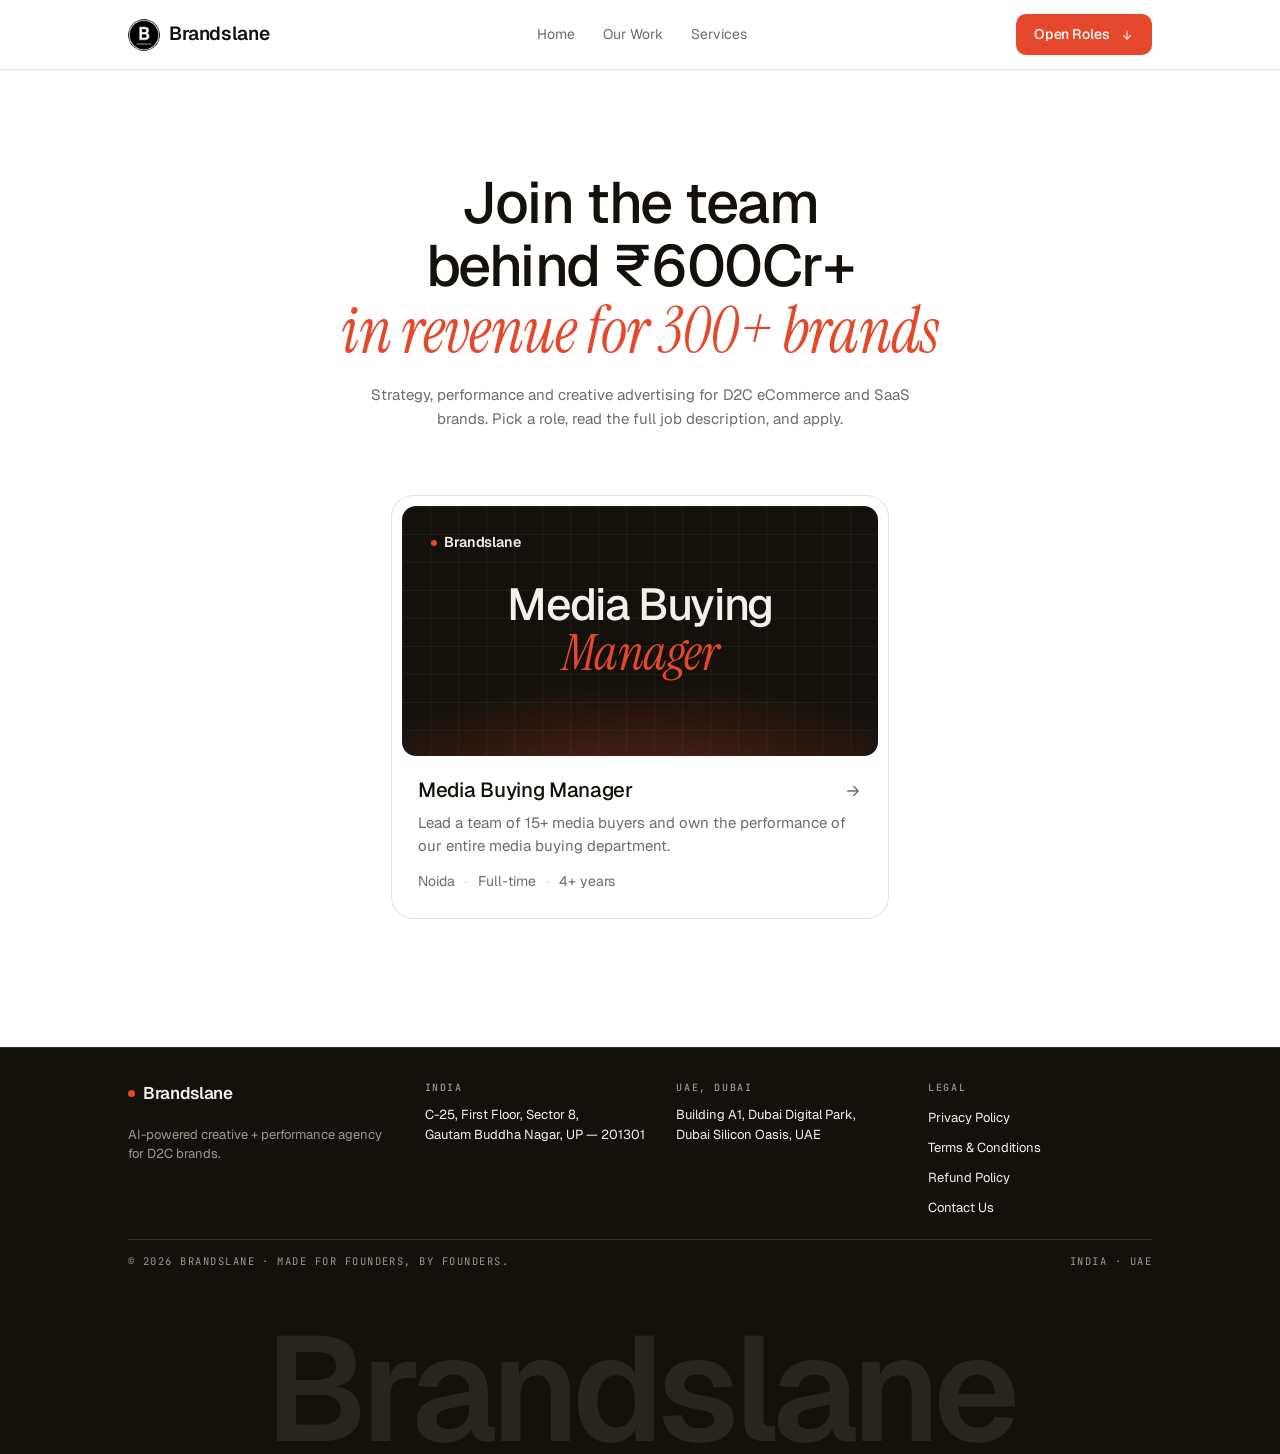
<file: careers/index.html>
<!doctype html>
<html lang="en">
<head>
<meta charset="utf-8" />
<meta name="viewport" content="width=device-width, initial-scale=1" />
<title>Careers at Brandslane — Open Roles</title>
<meta name="description" content="Open roles at Brandslane, the strategy, performance and creative agency behind 300+ brands. Read the full job description and apply." />
<link rel="canonical" href="https://hello.brandslane.co/careers/" />
<meta property="og:type" content="website" />
<meta property="og:title" content="Careers at Brandslane — Open Roles" />
<meta property="og:description" content="Join the team behind 300+ brands. See the open roles and apply." />
<meta property="og:url" content="https://hello.brandslane.co/careers/" />
<link rel="icon" type="image/png" href="../Content/brand/brandslane-logo.png" />
<link rel="preconnect" href="https://fonts.googleapis.com" />
<link rel="preconnect" href="https://fonts.gstatic.com" crossorigin />
<link href="https://fonts.googleapis.com/css2?family=Geist:wght@300;400;500;600;700&family=Instrument+Serif:ital@0;1&family=JetBrains+Mono:wght@400;500&display=swap" rel="stylesheet" />
<link rel="stylesheet" href="careers.css" />
<!-- Pixel: intentionally none yet. Decide before running hiring ads. -->
<!-- Microsoft Clarity (project zgjtaookit). Skipped on local previews so testing never records sessions. -->
<script type="text/javascript">
(function (h) { if (location.protocol === 'file:' || h === 'localhost' || h === '0.0.0.0' || h === '[::1]' || /^127\./.test(h)) return;
    (function(c,l,a,r,i,t,y){
        c[a]=c[a]||function(){(c[a].q=c[a].q||[]).push(arguments)};
        t=l.createElement(r);t.async=1;t.src="https://www.clarity.ms/tag/"+i;
        y=l.getElementsByTagName(r)[0];y.parentNode.insertBefore(t,y);
    })(window, document, "clarity", "script", "zgjtaookit");
})(location.hostname);
</script>
<!-- End Microsoft Clarity -->
</head>
<body>
<nav class="nav" aria-label="Primary">
  <div class="nav-inner">
    <a class="wordmark" href="../index.html"><img class="logo-mark" src="../Content/brand/brandslane-logo.png" alt="" aria-hidden="true" width="32" height="32" />Brandslane</a>
    <div class="nav-links">
      <a href="../index.html">Home</a>
      <a href="../index.html#case-studies">Our Work</a>
      <a href="../index.html#services">Services</a>
    </div>
    <a class="btn" href="#roles">Open Roles <span class="arr" aria-hidden="true"><svg width="14" height="14" viewBox="0 0 24 24" fill="none"><path d="M12 5v14M6 13l6 6 6-6" stroke="currentColor" stroke-width="1.8" stroke-linecap="round" stroke-linejoin="round"/></svg></span></a>
  </div>
</nav>

<main>
  <header class="c-hero">
    <div class="wrap">
      <h1 class="c-title">Join the team behind ₹600Cr+ <span class="serif accent">in revenue for 300+ brands</span></h1>
      <p class="c-sub">Strategy, performance and creative advertising for D2C eCommerce and SaaS brands. Pick a role, read the full job description, and apply.</p>
    </div>
  </header>

  <section id="roles" class="roles">
    <div class="wrap">
      <!-- ROLE CARDS — one <a class="role-card"> per open role. Copy a card to add a role; delete it to close one.
           Cards sit two per row and centre themselves, so an odd one out stays in the middle. -->
      <div class="role-grid">
        <a class="role-card" href="media-buying-manager/">
          <div class="cover" aria-hidden="true">
            <span class="brand">Brandslane</span>
            <span class="t1">Media Buying</span>
            <span class="t2">Manager</span>
          </div>
          <div class="role-card-body">
            <h2 class="role-title">Media Buying Manager <span class="go" aria-hidden="true"><svg width="18" height="18" viewBox="0 0 24 24" fill="none"><path d="M5 12h14M13 6l6 6-6 6" stroke="currentColor" stroke-width="1.8" stroke-linecap="round" stroke-linejoin="round"/></svg></span></h2>
            <p class="role-summary">Lead a team of 15+ media buyers and own the performance of our entire media buying department.</p>
            <p class="meta-line"><span>Noida</span><span>Full-time</span><span>4+ years</span></p>
          </div>
        </a>
      </div>
    </div>
  </section>
</main>

<footer class="footer inverse">
  <div class="wrap">
    <div class="footer-grid">
      <div>
        <span class="footer-mark" style="margin-bottom:10px;">Brandslane</span>
        <p style="color:var(--muted);max-width:30ch;line-height:1.5;font-size:13px;margin:8px 0 0;">AI-powered creative + performance agency for D2C brands.</p>
      </div>
      <div>
        <h5>India</h5>
        <address class="footer-addr">C-25, First Floor, Sector 8,<br/>Gautam Buddha Nagar, UP &mdash; 201301</address>
      </div>
      <div>
        <h5>UAE, Dubai</h5>
        <address class="footer-addr">Building A1, Dubai Digital Park,<br/>Dubai Silicon Oasis, UAE</address>
      </div>
      <div>
        <h5>Legal</h5>
        <ul>
          <li><a href="../privacy-policy.html">Privacy Policy</a></li>
          <li><a href="../terms-and-conditions.html">Terms &amp; Conditions</a></li>
          <li><a href="../refund-policy.html">Refund Policy</a></li>
          <li><a href="../contact-us.html">Contact Us</a></li>
        </ul>
      </div>
    </div>
    <div class="footer-bottom">
      <div class="footer-meta">&copy; 2026 Brandslane &middot; Made for founders, by founders.</div>
      <div class="footer-meta">India &middot; UAE</div>
    </div>
  </div>
  <div class="footer-mega" aria-hidden="true"><span class="word">Brandslane</span></div>
</footer>

</body>
</html>
</file>
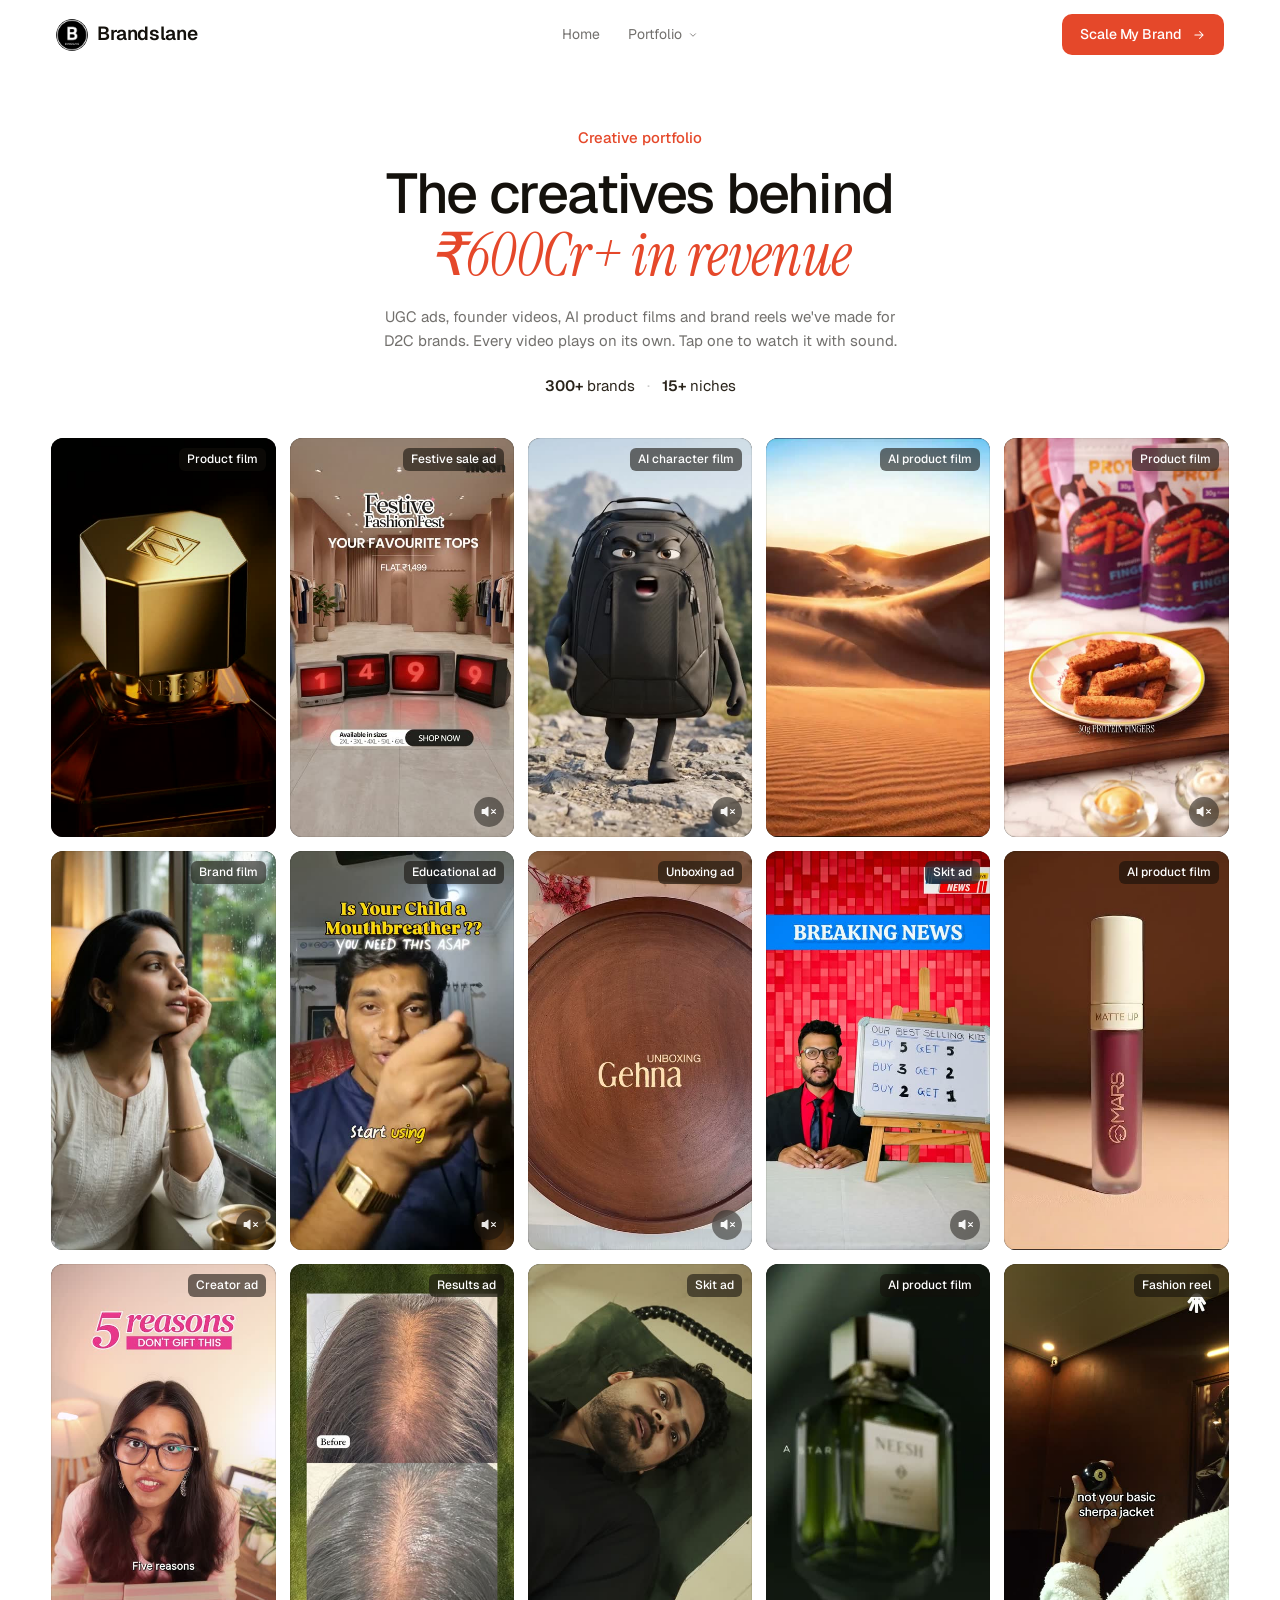
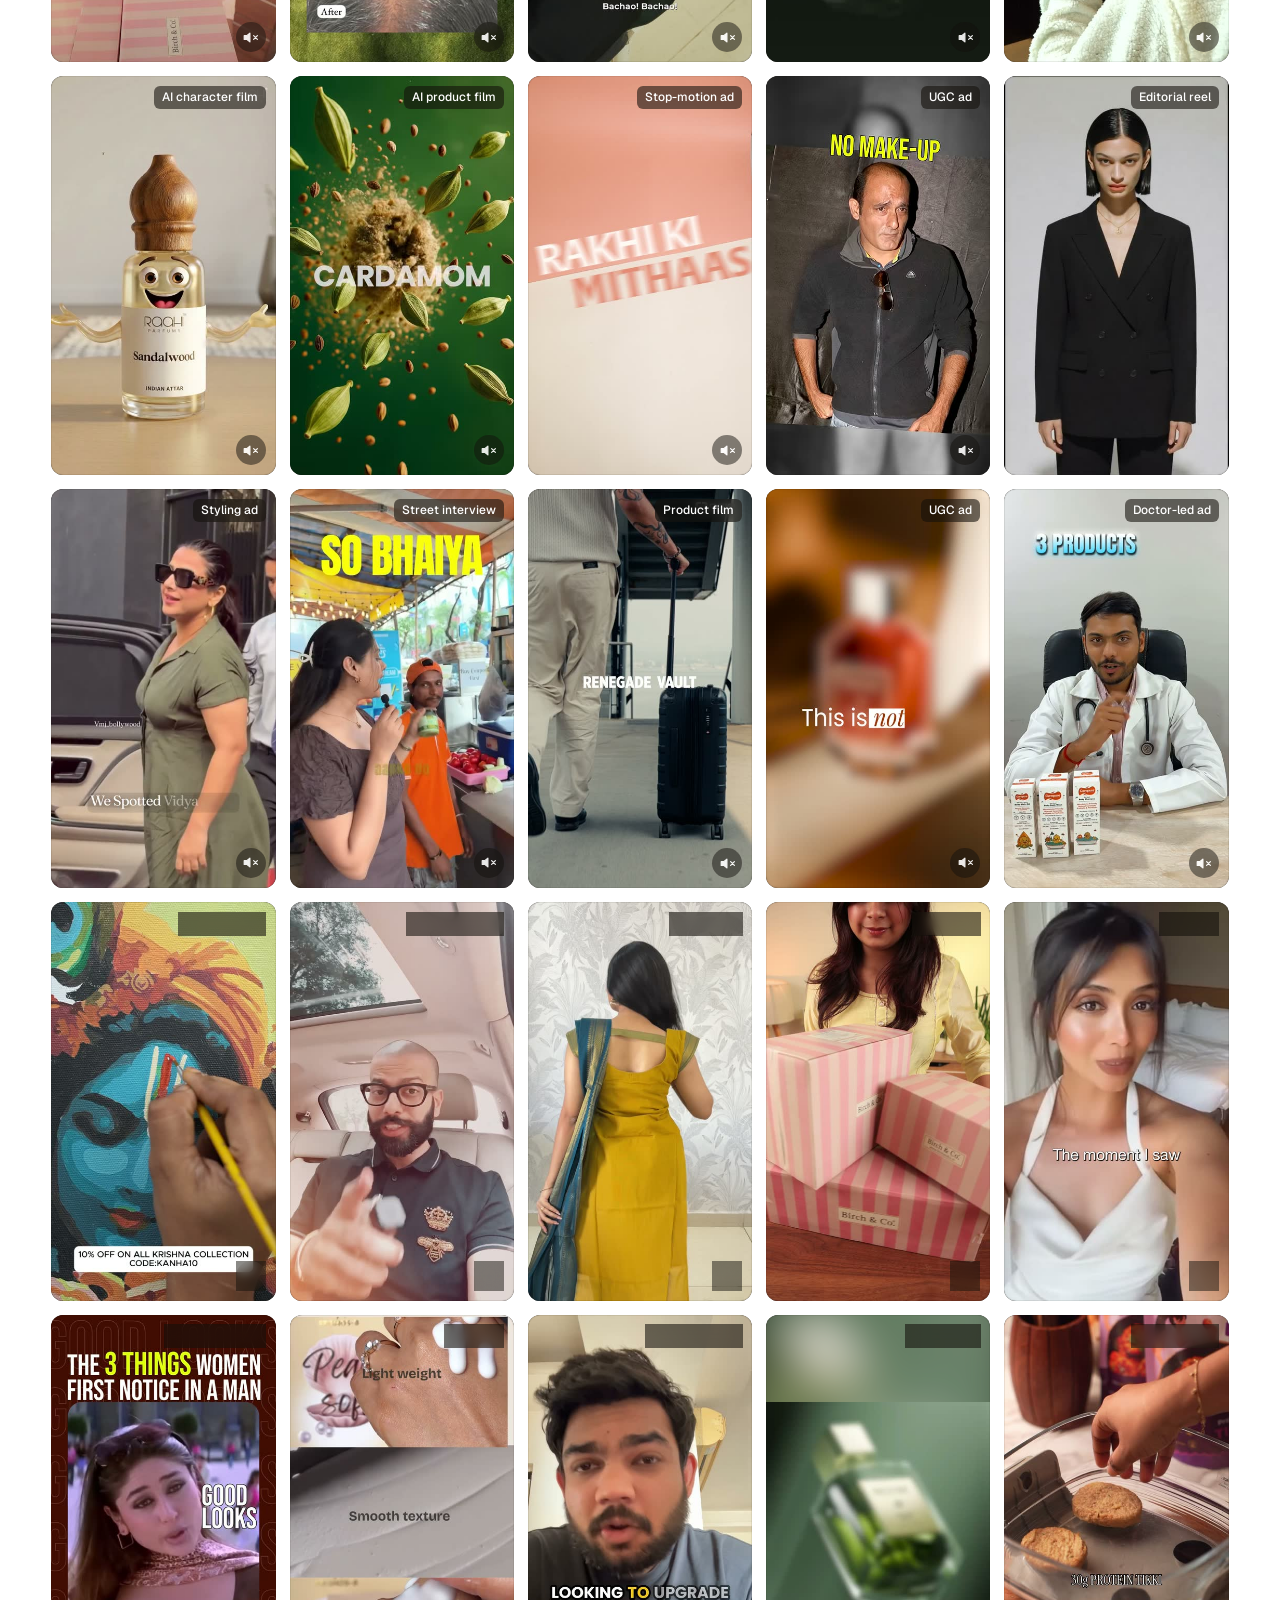
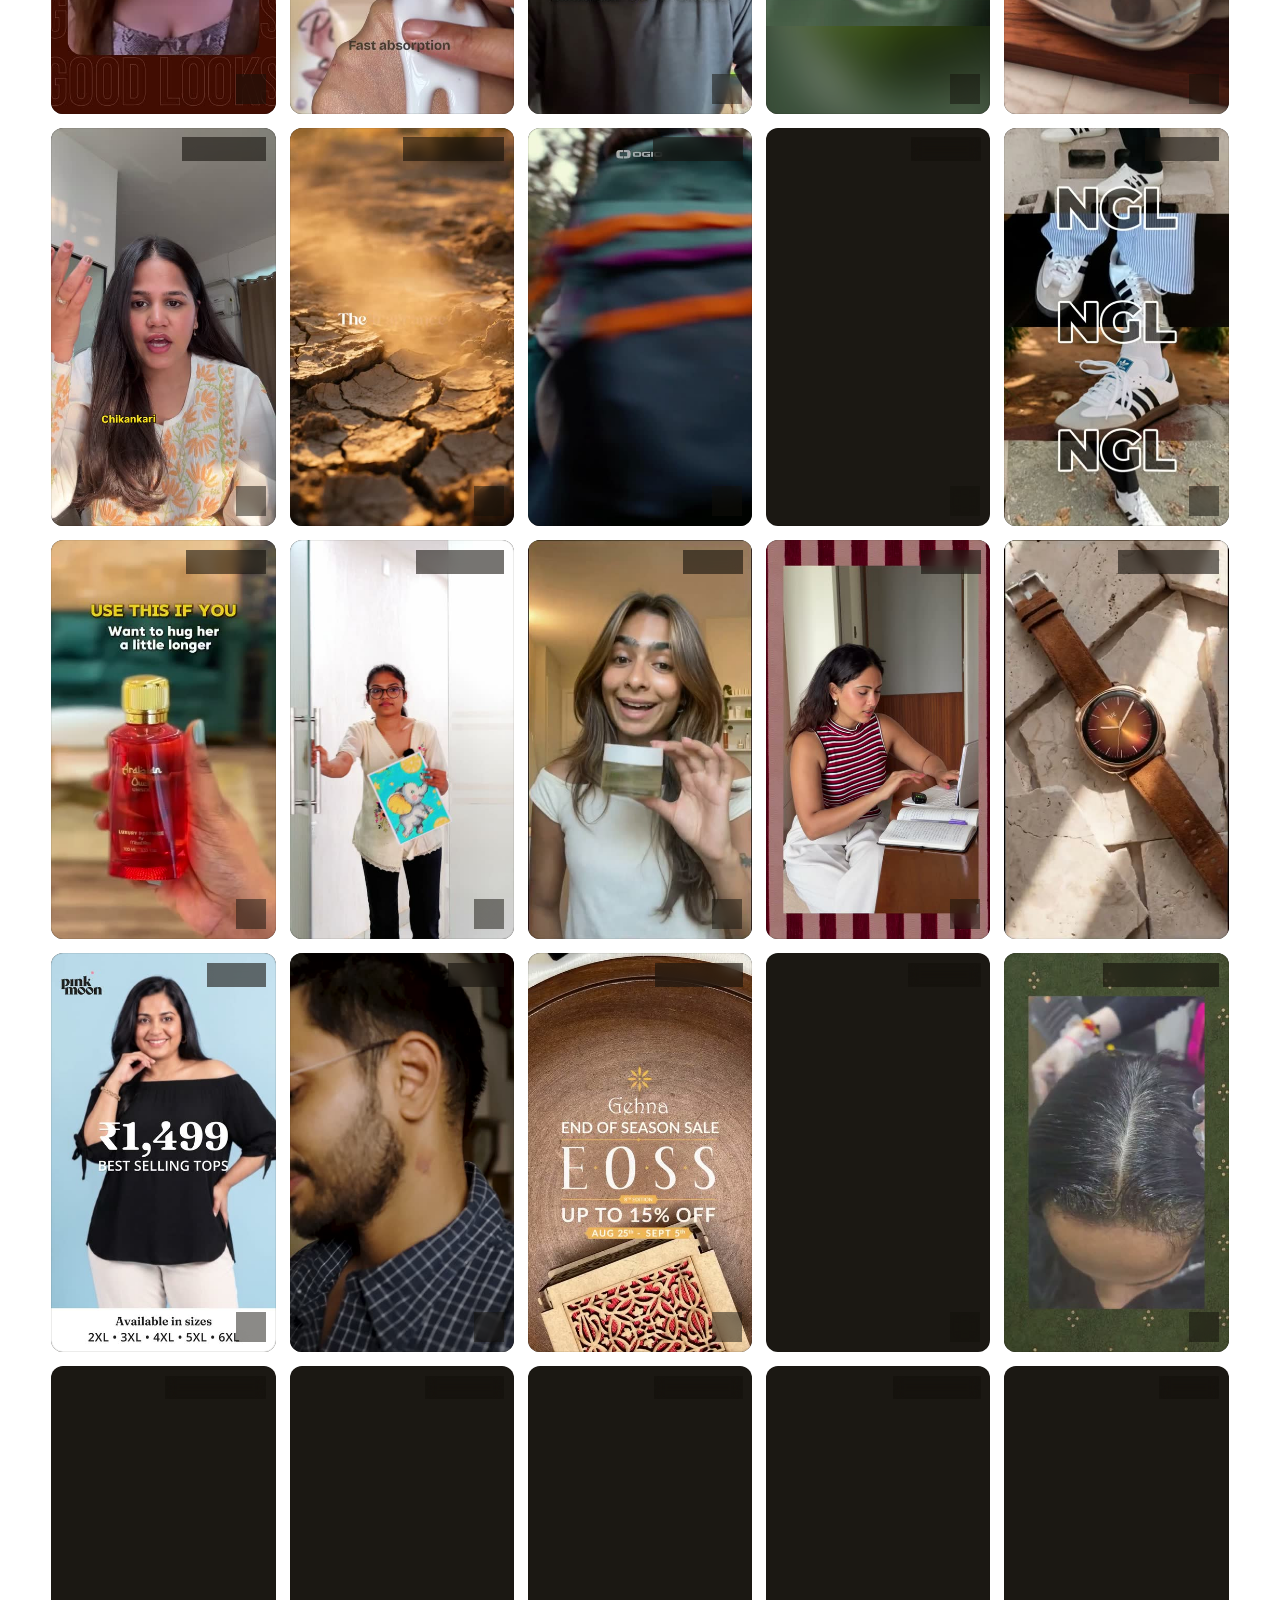
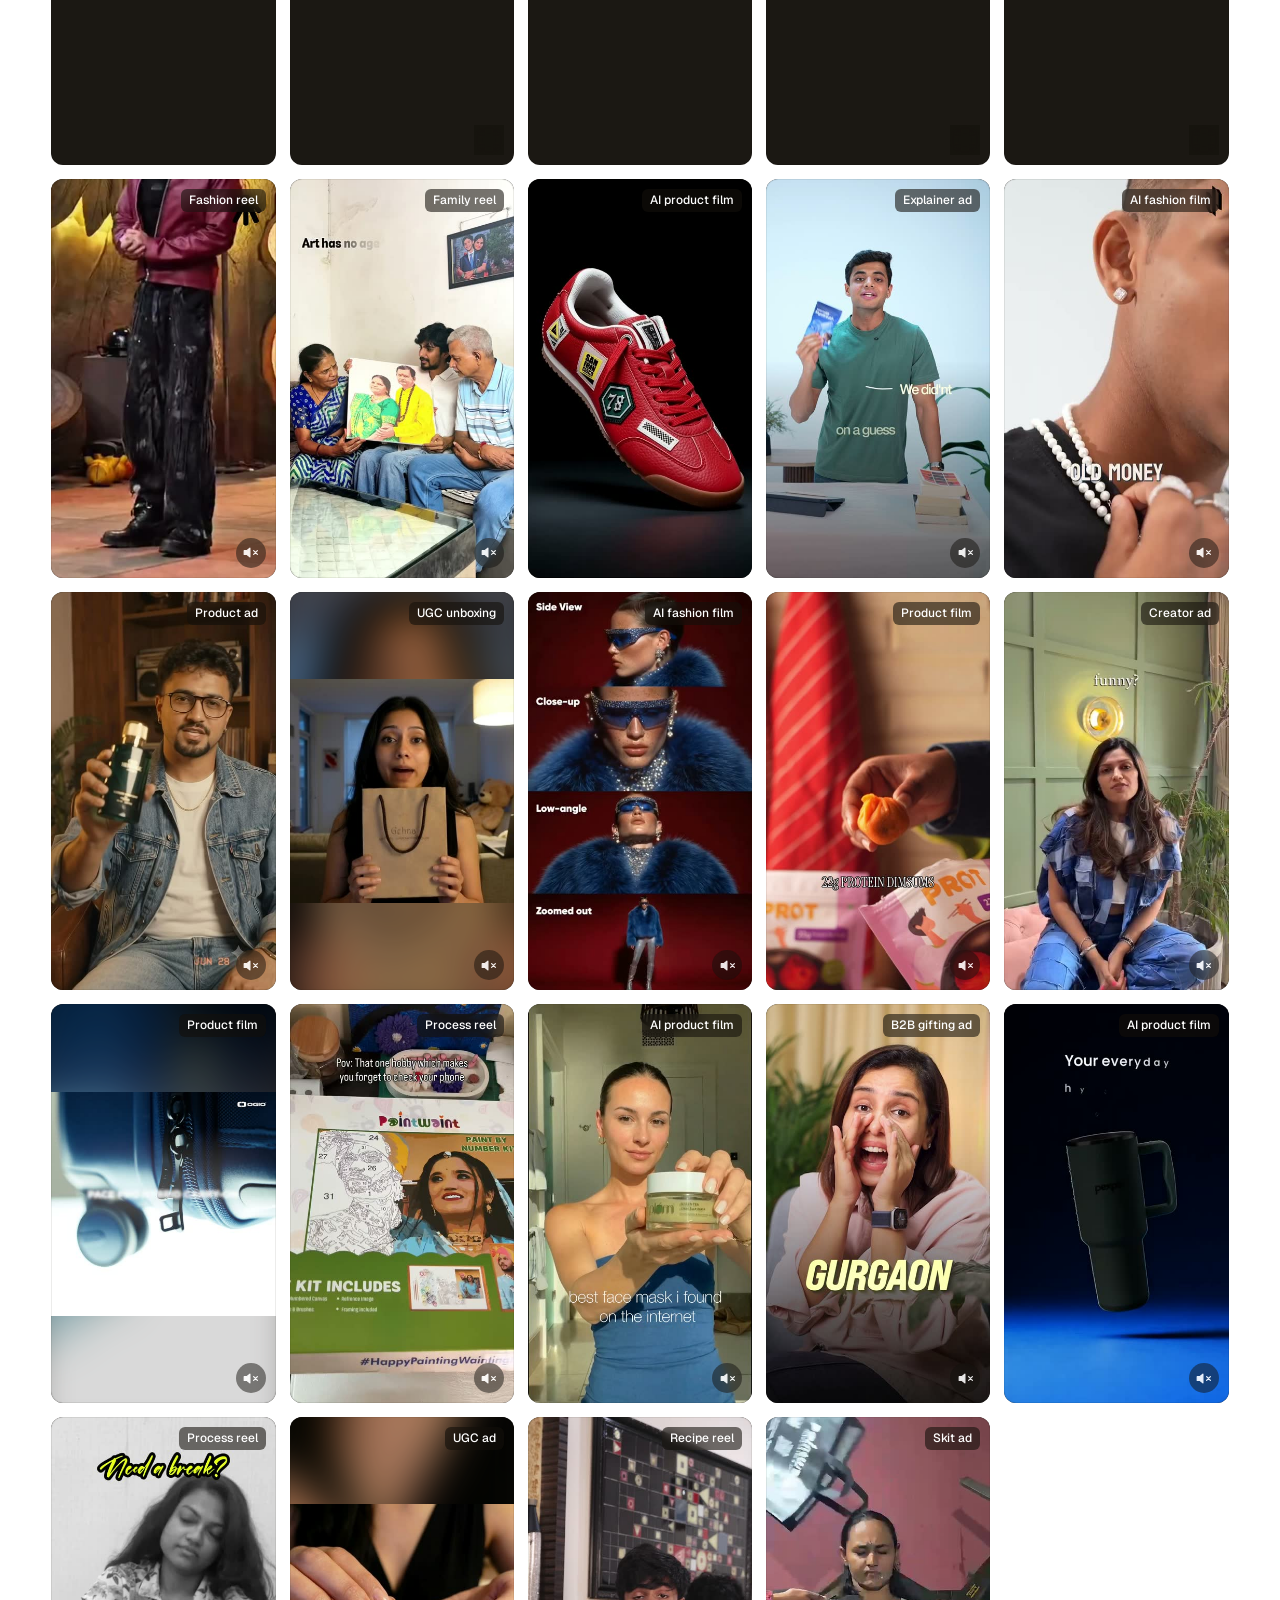
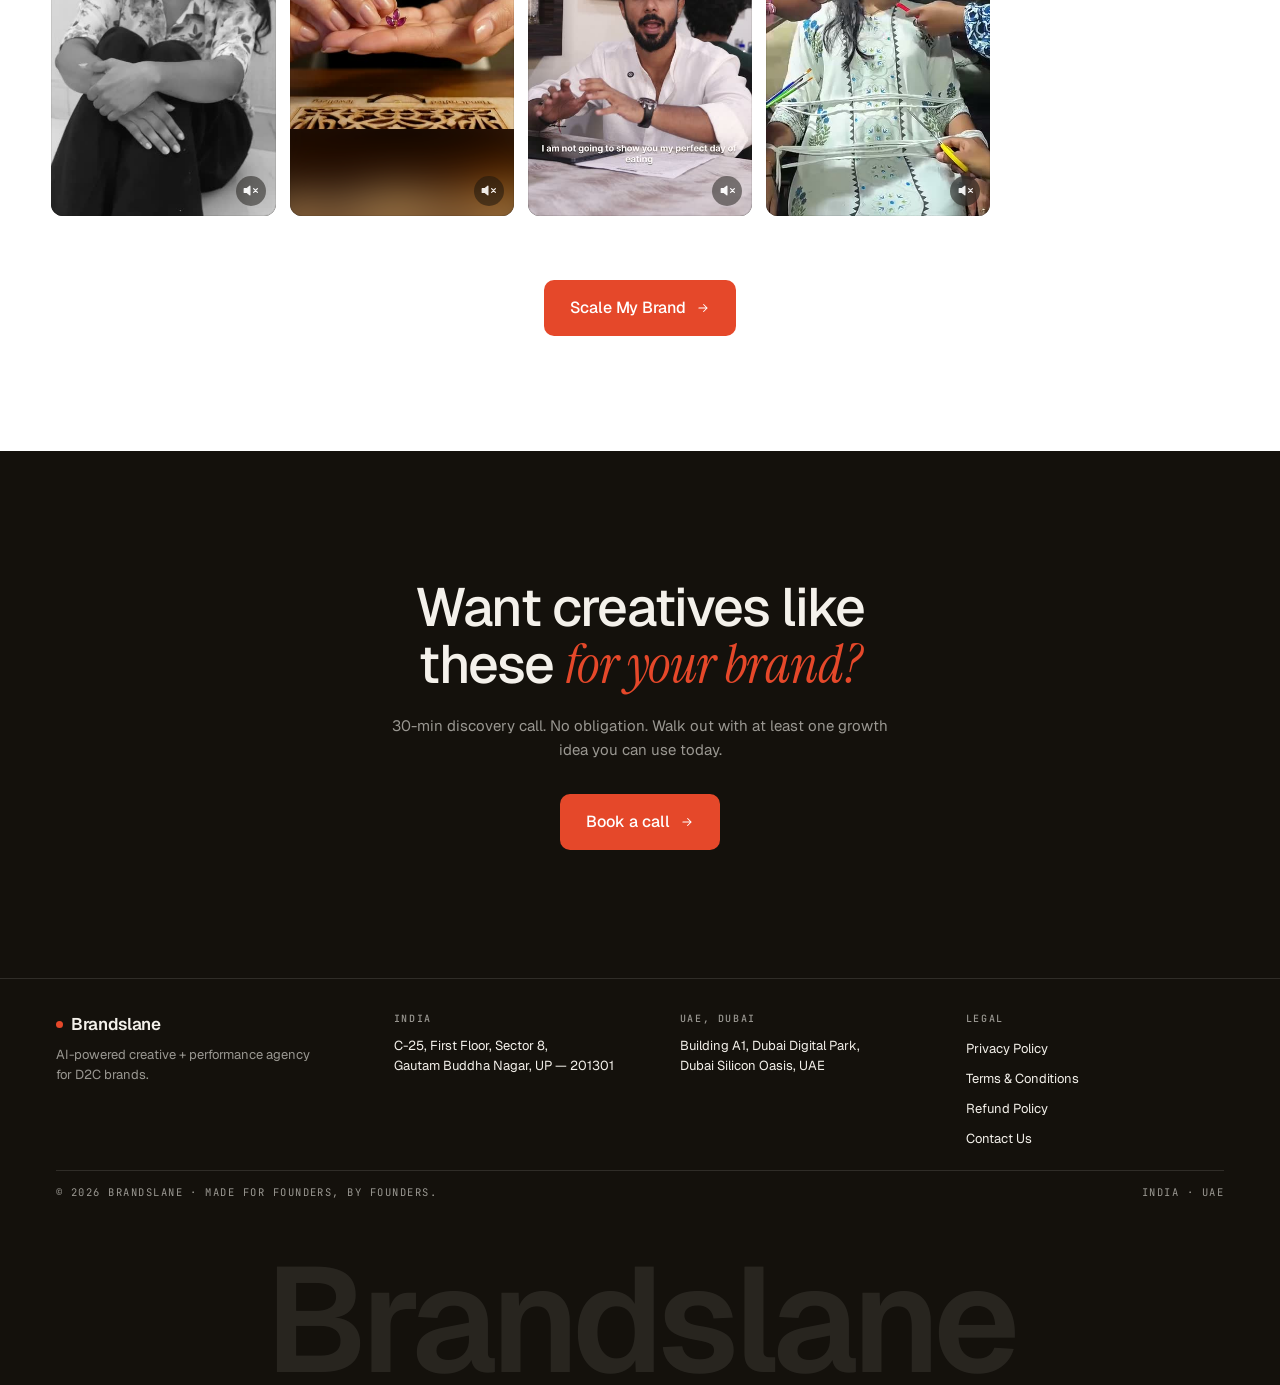
<file: portfolio/index.html>
<!doctype html>
<html lang="en">
<head>
<meta charset="utf-8" />
<title>Portfolio — Brandslane</title>
<!-- /portfolio/ has no page of its own: send people to the creatives portfolio. -->
<link rel="canonical" href="https://hello.brandslane.co/portfolio/creatives/" />
<meta http-equiv="refresh" content="0; url=creatives/" />
<meta name="robots" content="noindex" />
<script>location.replace('creatives/' + location.search + location.hash);</script>
</head>
<body>
<p><a href="creatives/">Creative portfolio</a> · <a href="ads/">Ads portfolio</a></p>
</body>
</html>
</file>
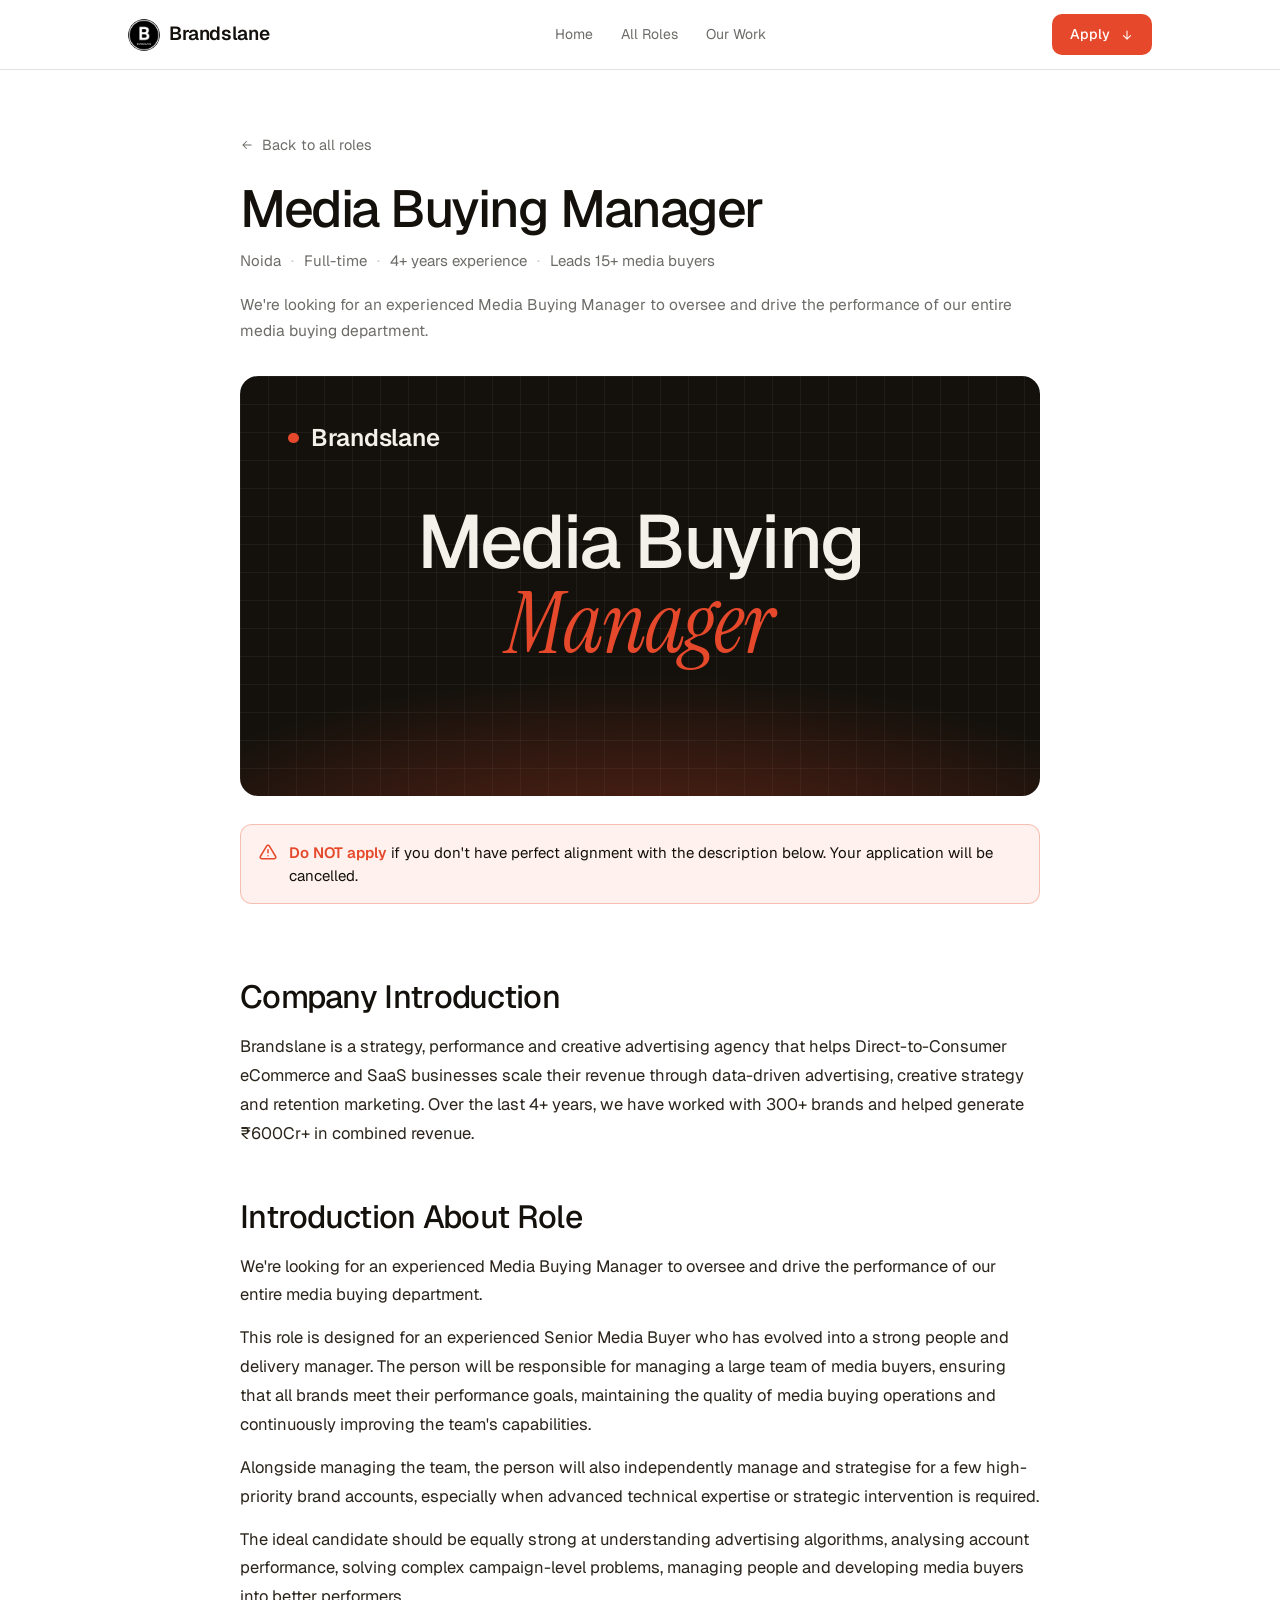
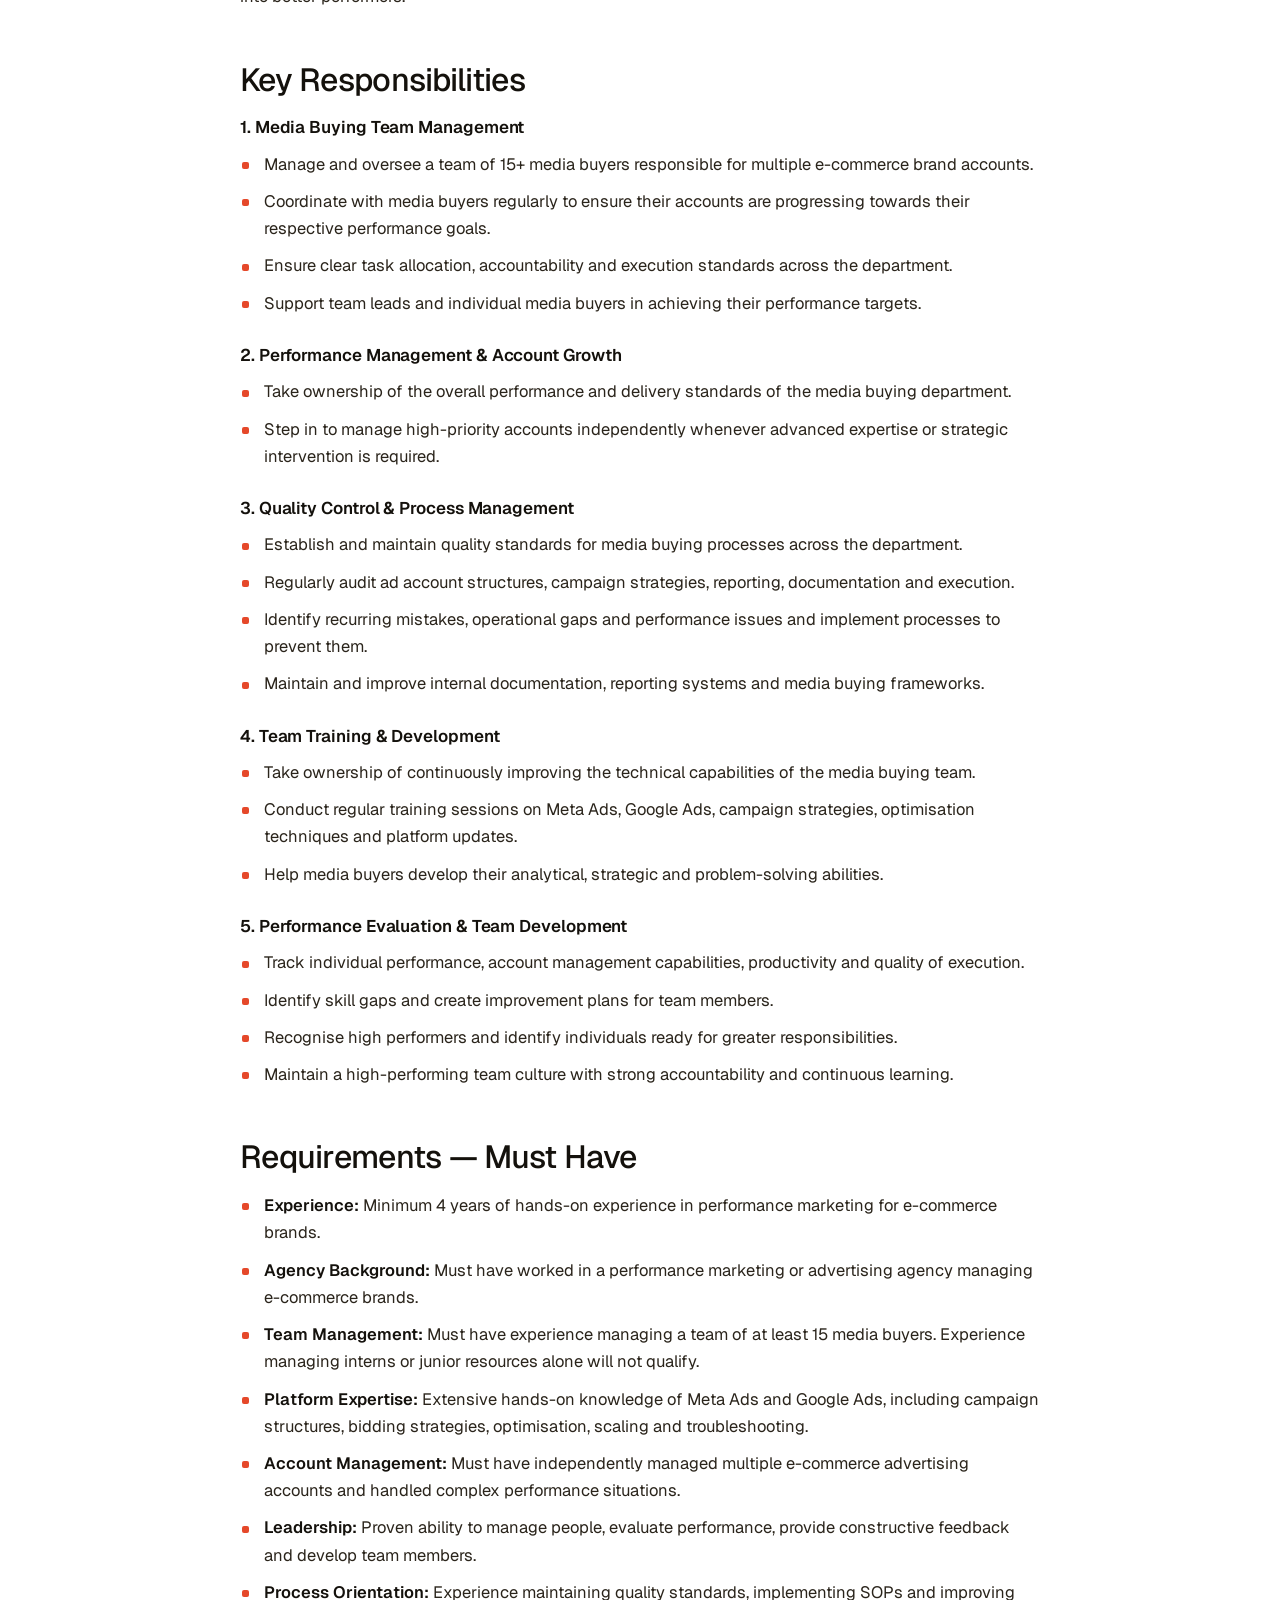
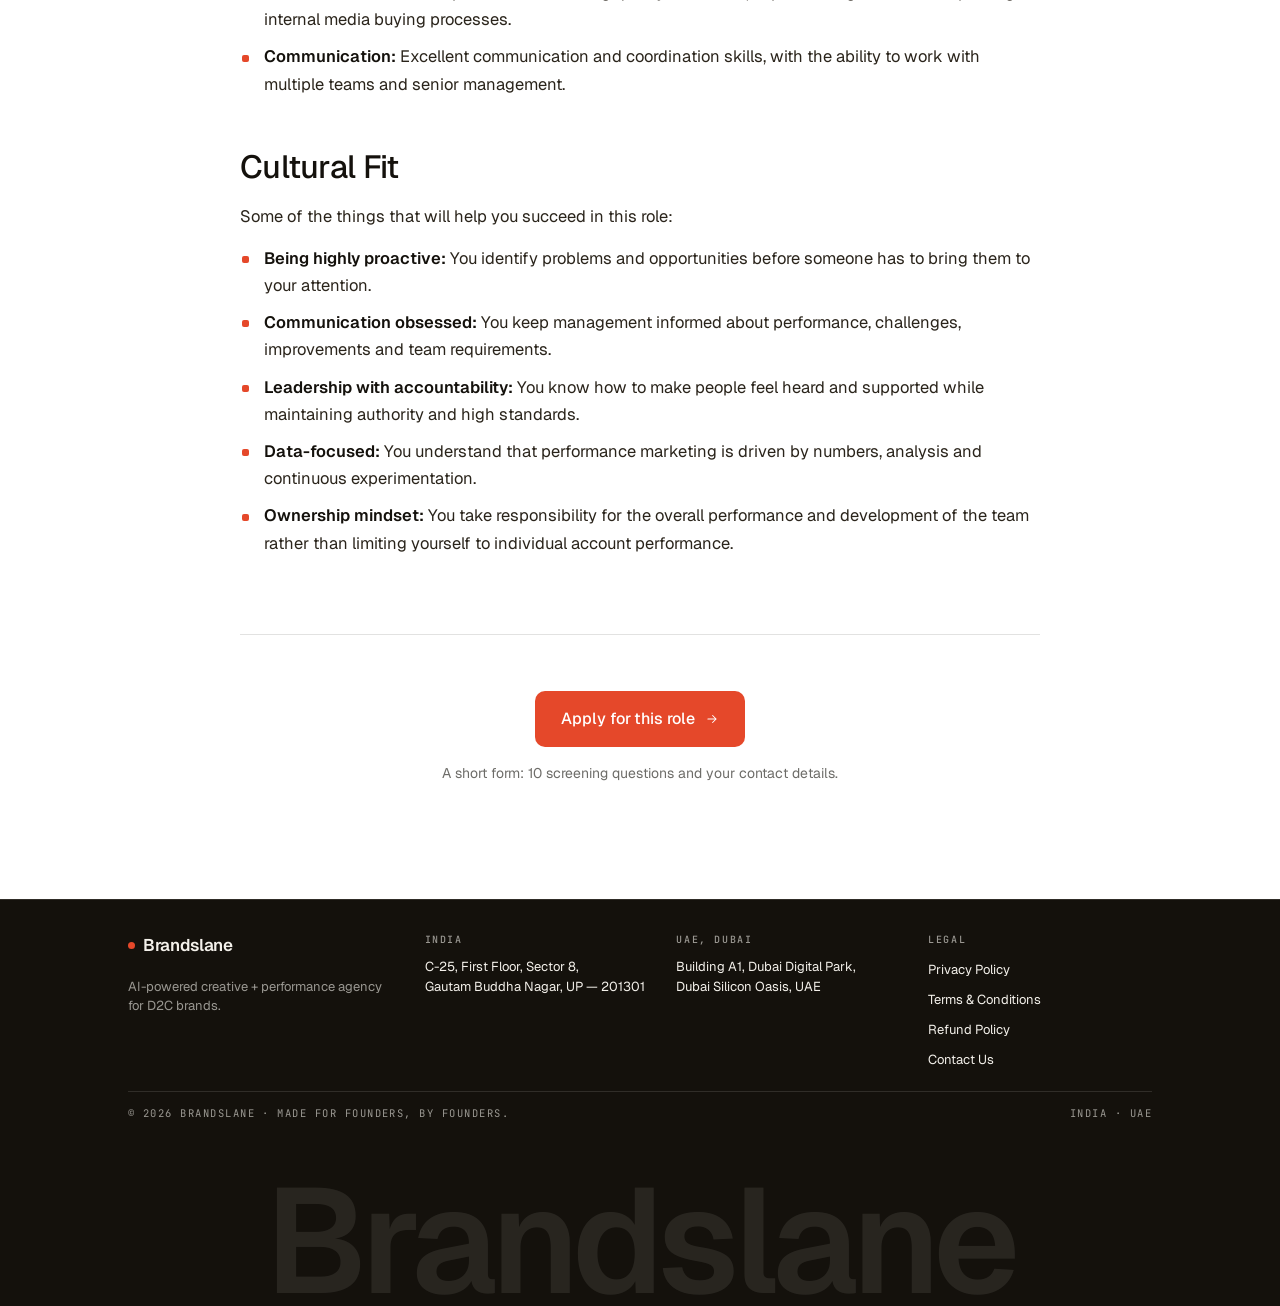
<file: careers/media-buying-manager/index.html>
<!doctype html>
<html lang="en">
<head>
<meta charset="utf-8" />
<meta name="viewport" content="width=device-width, initial-scale=1" />
<title>Media Buying Manager — Careers at Brandslane</title>
<meta name="description" content="Brandslane is hiring a Media Buying Manager to lead a team of 15+ media buyers across e-commerce brand accounts. 4+ years of agency performance marketing required." />
<link rel="canonical" href="https://hello.brandslane.co/careers/media-buying-manager/" />
<meta property="og:type" content="website" />
<meta property="og:title" content="We're hiring a Media Buying Manager — Brandslane" />
<meta property="og:description" content="Lead a team of 15+ media buyers and own the performance of Brandslane's media buying department." />
<meta property="og:url" content="https://hello.brandslane.co/careers/media-buying-manager/" />
<link rel="icon" type="image/png" href="../../Content/brand/brandslane-logo.png" />
<link rel="preconnect" href="https://fonts.googleapis.com" />
<link rel="preconnect" href="https://fonts.gstatic.com" crossorigin />
<link href="https://fonts.googleapis.com/css2?family=Geist:wght@300;400;500;600;700&family=Instrument+Serif:ital@0;1&family=JetBrains+Mono:wght@400;500&display=swap" rel="stylesheet" />
<link rel="stylesheet" href="../careers.css" />
<!-- Pixel: intentionally none yet. Decide before running hiring ads. -->
<style>
  /* page-only: the "do not apply" warning */
  .r-warn{margin-top:clamp(20px,2.4vw,28px);display:flex;gap:12px;align-items:flex-start;padding:16px 18px;background:color-mix(in oklab,var(--accent) 8%,var(--surface));border:1px solid color-mix(in oklab,var(--accent) 30%,transparent);border-radius:var(--radius);}
  .r-warn svg{flex-shrink:0;color:var(--accent);margin-top:2px;}
  .r-warn p{margin:0;font-size:15px;line-height:1.55;color:var(--ink);}
  .r-warn strong{color:var(--accent);font-weight:600;}
</style>
<!-- Microsoft Clarity (project zgjtaookit). Skipped on local previews so testing never records sessions. -->
<script type="text/javascript">
(function (h) { if (location.protocol === 'file:' || h === 'localhost' || h === '0.0.0.0' || h === '[::1]' || /^127\./.test(h)) return;
    (function(c,l,a,r,i,t,y){
        c[a]=c[a]||function(){(c[a].q=c[a].q||[]).push(arguments)};
        t=l.createElement(r);t.async=1;t.src="https://www.clarity.ms/tag/"+i;
        y=l.getElementsByTagName(r)[0];y.parentNode.insertBefore(t,y);
    })(window, document, "clarity", "script", "zgjtaookit");
})(location.hostname);
</script>
<!-- End Microsoft Clarity -->
</head>
<body>
<nav class="nav" aria-label="Primary">
  <div class="nav-inner">
    <a class="wordmark" href="../../index.html"><img class="logo-mark" src="../../Content/brand/brandslane-logo.png" alt="" aria-hidden="true" width="32" height="32" />Brandslane</a>
    <div class="nav-links">
      <a href="../../index.html">Home</a>
      <a href="../">All Roles</a>
      <a href="../../index.html#case-studies">Our Work</a>
    </div>
    <a class="btn" href="#apply">Apply <span class="arr" aria-hidden="true"><svg width="14" height="14" viewBox="0 0 24 24" fill="none"><path d="M12 5v14M6 13l6 6 6-6" stroke="currentColor" stroke-width="1.8" stroke-linecap="round" stroke-linejoin="round"/></svg></span></a>
  </div>
</nav>

<main>
  <header class="r-head">
    <div class="r-col">
      <a class="back" href="../"><svg width="14" height="14" viewBox="0 0 24 24" fill="none" aria-hidden="true"><path d="M19 12H5M11 6l-6 6 6 6" stroke="currentColor" stroke-width="1.8" stroke-linecap="round" stroke-linejoin="round"/></svg>Back to all roles</a>
      <h1 class="r-title">Media Buying Manager</h1>
      <p class="meta-line"><span>Noida</span><span>Full-time</span><span>4+ years experience</span><span>Leads 15+ media buyers</span></p>
      <p class="r-sub">We're looking for an experienced Media Buying Manager to oversee and drive the performance of our entire media buying department.</p>
      <div class="cover" aria-hidden="true">
        <span class="brand">Brandslane</span>
        <span class="t1">Media Buying</span>
        <span class="t2">Manager</span>
      </div>
      <div class="r-warn" role="note">
        <svg width="18" height="18" viewBox="0 0 24 24" fill="none" stroke="currentColor" stroke-width="2" stroke-linecap="round" stroke-linejoin="round" aria-hidden="true"><path d="M10.3 3.9 1.8 18a2 2 0 0 0 1.7 3h17a2 2 0 0 0 1.7-3L13.7 3.9a2 2 0 0 0-3.4 0z"/><path d="M12 9v4M12 17h.01"/></svg>
        <p><strong>Do NOT apply</strong> if you don't have perfect alignment with the description below. Your application will be cancelled.</p>
      </div>
    </div>
  </header>

  <article class="jd">
    <div class="r-col">

      <section class="jd-sec">
        <h2>Company Introduction</h2>
        <div class="jd-body">
          <p>Brandslane is a strategy, performance and creative advertising agency that helps Direct-to-Consumer eCommerce and SaaS businesses scale their revenue through data-driven advertising, creative strategy and retention marketing. Over the last 4+ years, we have worked with 300+ brands and helped generate ₹600Cr+ in combined revenue.</p>
        </div>
      </section>

      <section class="jd-sec">
        <h2>Introduction About Role</h2>
        <div class="jd-body">
          <p>We're looking for an experienced Media Buying Manager to oversee and drive the performance of our entire media buying department.</p>
          <p>This role is designed for an experienced Senior Media Buyer who has evolved into a strong people and delivery manager. The person will be responsible for managing a large team of media buyers, ensuring that all brands meet their performance goals, maintaining the quality of media buying operations and continuously improving the team's capabilities.</p>
          <p>Alongside managing the team, the person will also independently manage and strategise for a few high-priority brand accounts, especially when advanced technical expertise or strategic intervention is required.</p>
          <p>The ideal candidate should be equally strong at understanding advertising algorithms, analysing account performance, solving complex campaign-level problems, managing people and developing media buyers into better performers.</p>
        </div>
      </section>

      <section class="jd-sec">
        <h2>Key Responsibilities</h2>
        <div class="jd-body">
          <h3>1. Media Buying Team Management</h3>
          <ul>
            <li>Manage and oversee a team of 15+ media buyers responsible for multiple e-commerce brand accounts.</li>
            <li>Coordinate with media buyers regularly to ensure their accounts are progressing towards their respective performance goals.</li>
            <li>Ensure clear task allocation, accountability and execution standards across the department.</li>
            <li>Support team leads and individual media buyers in achieving their performance targets.</li>
          </ul>
          <h3>2. Performance Management &amp; Account Growth</h3>
          <ul>
            <li>Take ownership of the overall performance and delivery standards of the media buying department.</li>
            <li>Step in to manage high-priority accounts independently whenever advanced expertise or strategic intervention is required.</li>
          </ul>
          <h3>3. Quality Control &amp; Process Management</h3>
          <ul>
            <li>Establish and maintain quality standards for media buying processes across the department.</li>
            <li>Regularly audit ad account structures, campaign strategies, reporting, documentation and execution.</li>
            <li>Identify recurring mistakes, operational gaps and performance issues and implement processes to prevent them.</li>
            <li>Maintain and improve internal documentation, reporting systems and media buying frameworks.</li>
          </ul>
          <h3>4. Team Training &amp; Development</h3>
          <ul>
            <li>Take ownership of continuously improving the technical capabilities of the media buying team.</li>
            <li>Conduct regular training sessions on Meta Ads, Google Ads, campaign strategies, optimisation techniques and platform updates.</li>
            <li>Help media buyers develop their analytical, strategic and problem-solving abilities.</li>
          </ul>
          <h3>5. Performance Evaluation &amp; Team Development</h3>
          <ul>
            <li>Track individual performance, account management capabilities, productivity and quality of execution.</li>
            <li>Identify skill gaps and create improvement plans for team members.</li>
            <li>Recognise high performers and identify individuals ready for greater responsibilities.</li>
            <li>Maintain a high-performing team culture with strong accountability and continuous learning.</li>
          </ul>
        </div>
      </section>

      <section class="jd-sec">
        <h2>Requirements — Must Have</h2>
        <div class="jd-body">
          <ul>
            <li><strong>Experience:</strong> Minimum 4 years of hands-on experience in performance marketing for e-commerce brands.</li>
            <li><strong>Agency Background:</strong> Must have worked in a performance marketing or advertising agency managing e-commerce brands.</li>
            <li><strong>Team Management:</strong> Must have experience managing a team of at least 15 media buyers. Experience managing interns or junior resources alone will not qualify.</li>
            <li><strong>Platform Expertise:</strong> Extensive hands-on knowledge of Meta Ads and Google Ads, including campaign structures, bidding strategies, optimisation, scaling and troubleshooting.</li>
            <li><strong>Account Management:</strong> Must have independently managed multiple e-commerce advertising accounts and handled complex performance situations.</li>
            <li><strong>Leadership:</strong> Proven ability to manage people, evaluate performance, provide constructive feedback and develop team members.</li>
            <li><strong>Process Orientation:</strong> Experience maintaining quality standards, implementing SOPs and improving internal media buying processes.</li>
            <li><strong>Communication:</strong> Excellent communication and coordination skills, with the ability to work with multiple teams and senior management.</li>
          </ul>
        </div>
      </section>

      <section class="jd-sec">
        <h2>Cultural Fit</h2>
        <div class="jd-body">
          <p>Some of the things that will help you succeed in this role:</p>
          <ul>
            <li><strong>Being highly proactive:</strong> You identify problems and opportunities before someone has to bring them to your attention.</li>
            <li><strong>Communication obsessed:</strong> You keep management informed about performance, challenges, improvements and team requirements.</li>
            <li><strong>Leadership with accountability:</strong> You know how to make people feel heard and supported while maintaining authority and high standards.</li>
            <li><strong>Data-focused:</strong> You understand that performance marketing is driven by numbers, analysis and continuous experimentation.</li>
            <li><strong>Ownership mindset:</strong> You take responsibility for the overall performance and development of the team rather than limiting yourself to individual account performance.</li>
          </ul>
        </div>
      </section>

    </div>
  </article>

  <section id="apply" class="apply">
    <div class="r-col">
      <div class="apply-inner">
        <!-- APPLY LINK: set href to the Google Form's public URL. -->
        <a class="btn lg" id="apply-btn" href="#apply" data-form-pending>Apply for this role <span class="arr" aria-hidden="true"><svg width="14" height="14" viewBox="0 0 24 24" fill="none"><path d="M5 12h14M13 6l6 6-6 6" stroke="currentColor" stroke-width="1.8" stroke-linecap="round" stroke-linejoin="round"/></svg></span></a>
        <span class="apply-note">A short form: 10 screening questions and your contact details.</span>
      </div>
    </div>
  </section>
</main>

<footer class="footer inverse">
  <div class="wrap">
    <div class="footer-grid">
      <div>
        <span class="footer-mark" style="margin-bottom:10px;">Brandslane</span>
        <p style="color:var(--muted);max-width:30ch;line-height:1.5;font-size:13px;margin:8px 0 0;">AI-powered creative + performance agency for D2C brands.</p>
      </div>
      <div>
        <h5>India</h5>
        <address class="footer-addr">C-25, First Floor, Sector 8,<br/>Gautam Buddha Nagar, UP &mdash; 201301</address>
      </div>
      <div>
        <h5>UAE, Dubai</h5>
        <address class="footer-addr">Building A1, Dubai Digital Park,<br/>Dubai Silicon Oasis, UAE</address>
      </div>
      <div>
        <h5>Legal</h5>
        <ul>
          <li><a href="../../privacy-policy.html">Privacy Policy</a></li>
          <li><a href="../../terms-and-conditions.html">Terms &amp; Conditions</a></li>
          <li><a href="../../refund-policy.html">Refund Policy</a></li>
          <li><a href="../../contact-us.html">Contact Us</a></li>
        </ul>
      </div>
    </div>
    <div class="footer-bottom">
      <div class="footer-meta">&copy; 2026 Brandslane &middot; Made for founders, by founders.</div>
      <div class="footer-meta">India &middot; UAE</div>
    </div>
  </div>
  <div class="footer-mega" aria-hidden="true"><span class="word">Brandslane</span></div>
</footer>
</body>
</html>
</file>
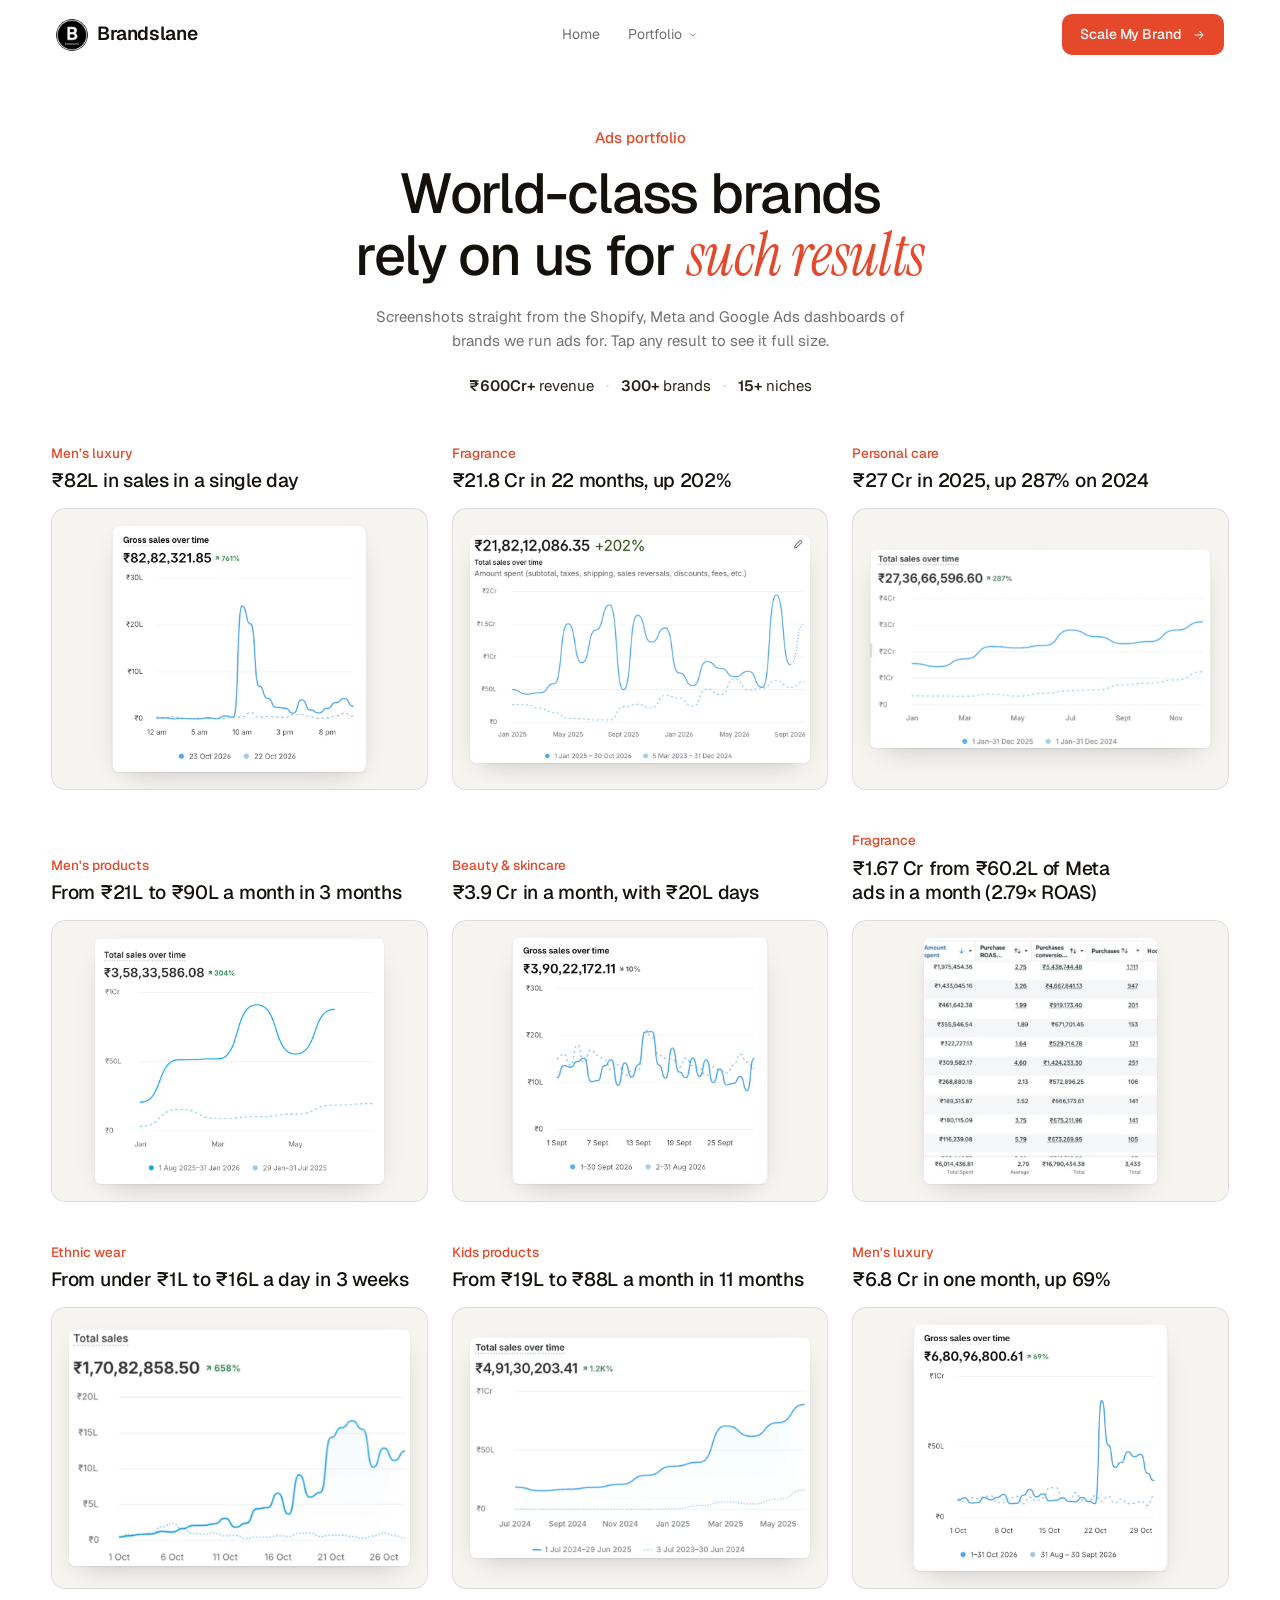
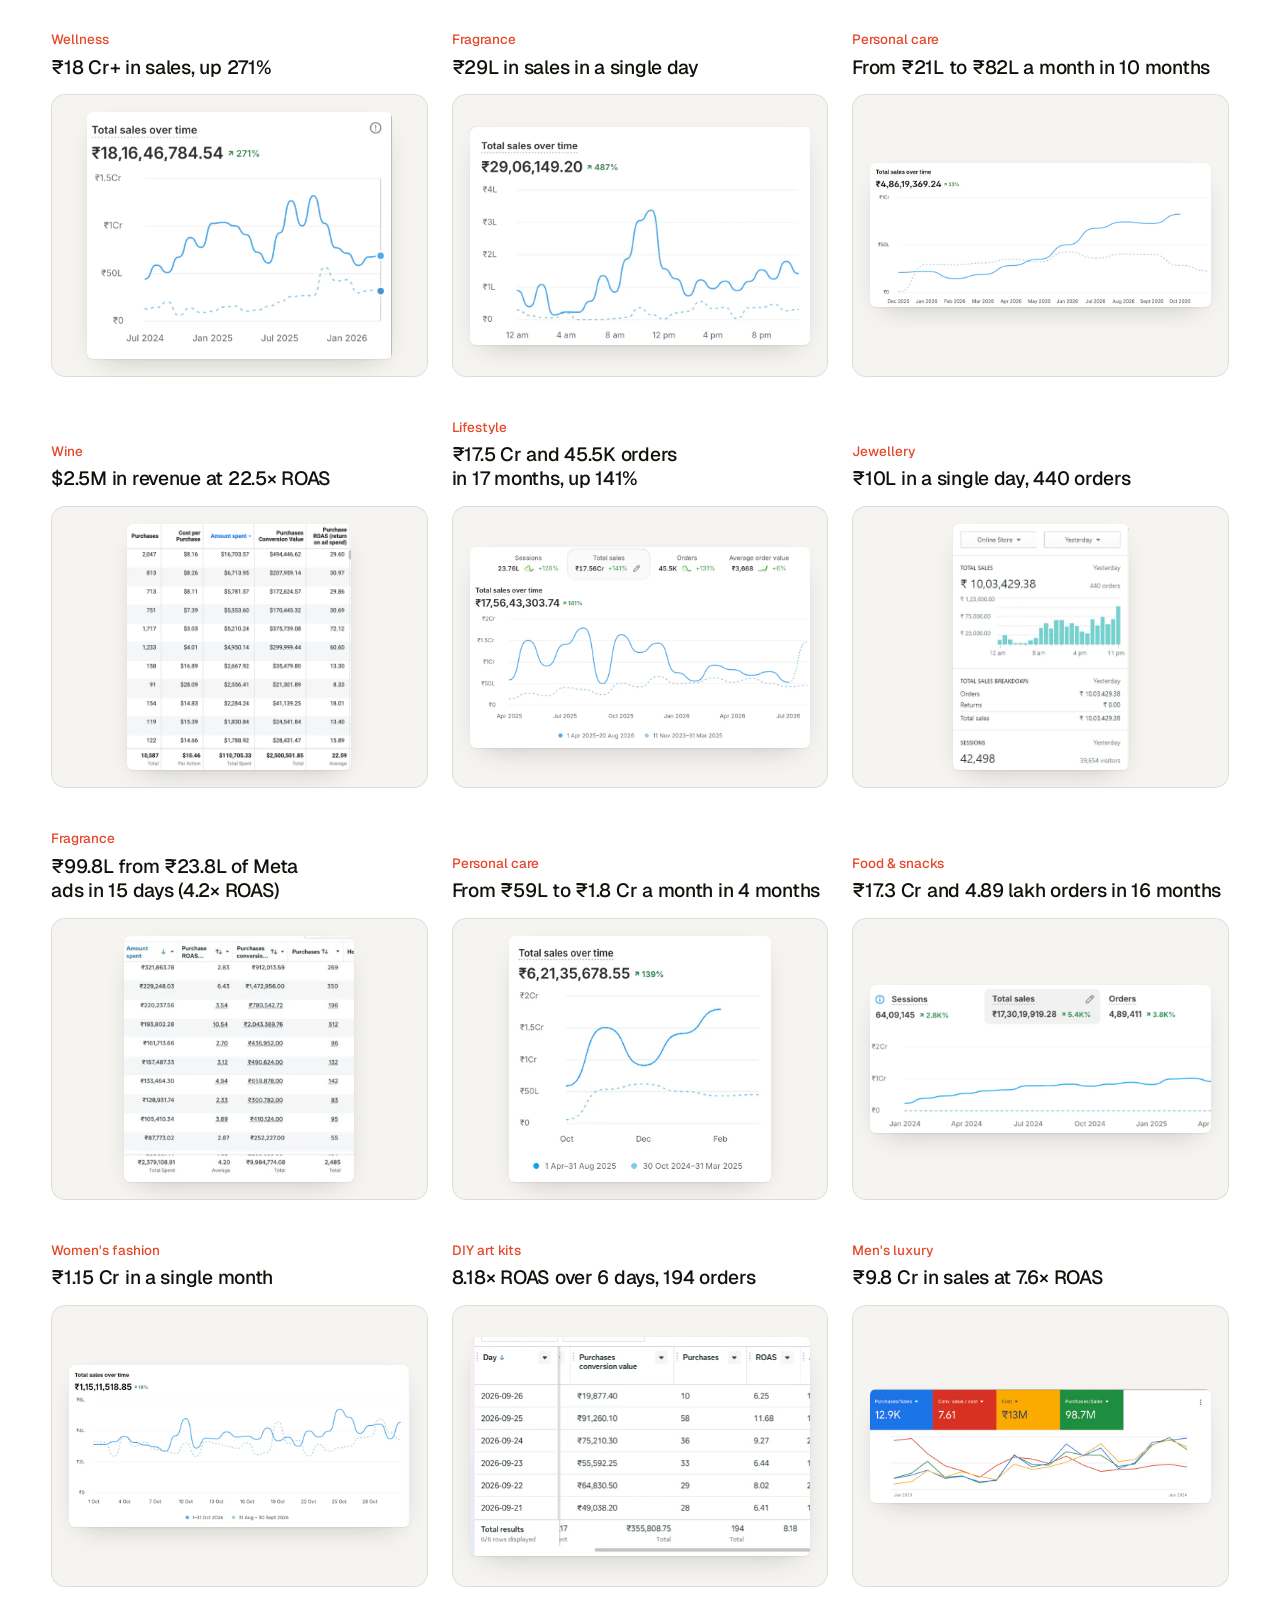
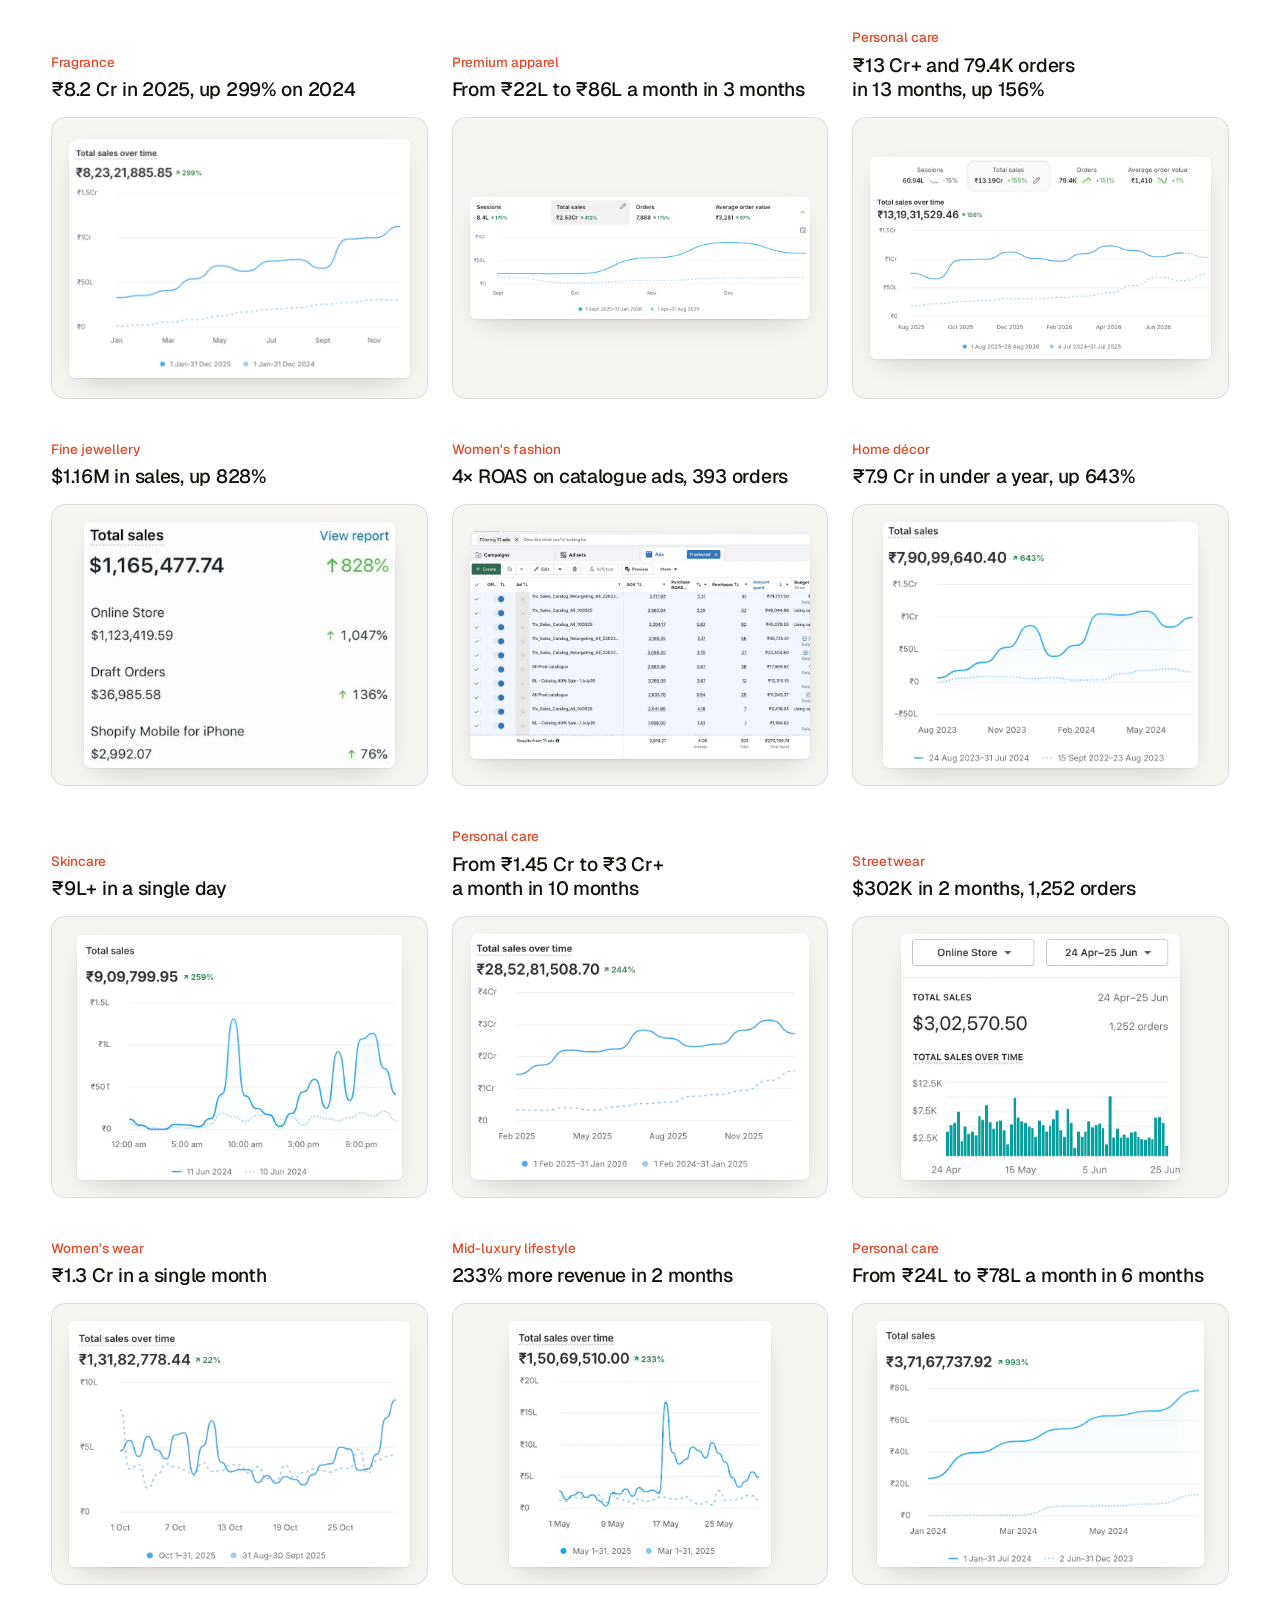
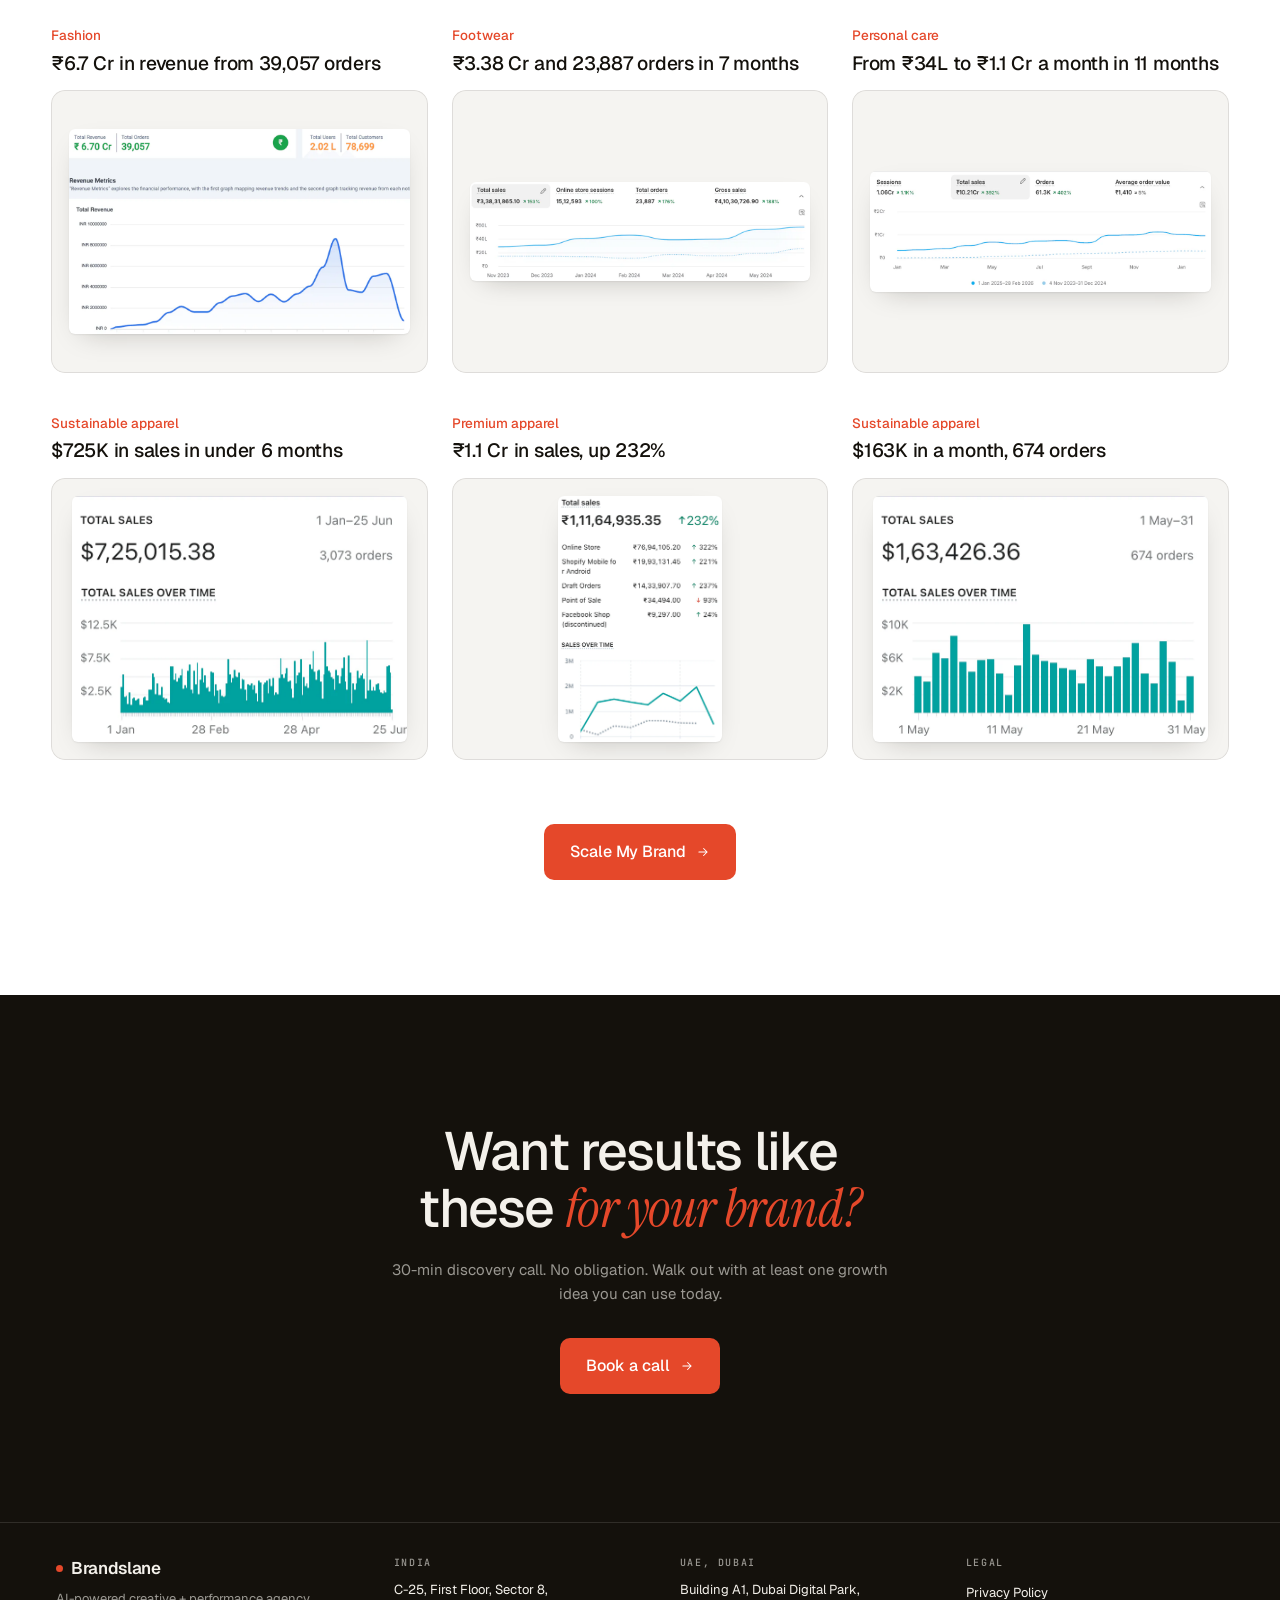
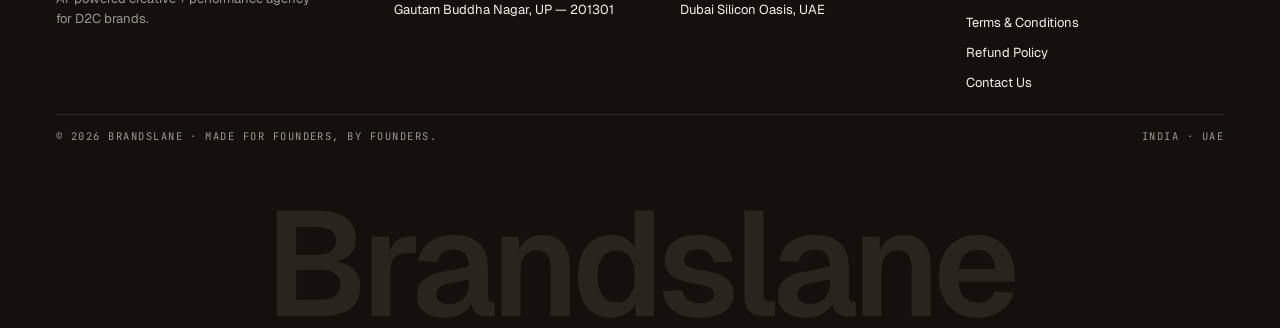
<file: portfolio/ads/index.html>
<!doctype html>
<html lang="en">
<head>
<meta charset="utf-8" />
<meta name="viewport" content="width=device-width, initial-scale=1, viewport-fit=cover" />
<title>Ads Portfolio — Brandslane</title>
<meta name="description" content="Revenue, ROAS and record-day screenshots from the Shopify, Meta and Google Ads dashboards of D2C brands Brandslane runs ads for." />
<link rel="canonical" href="https://hello.brandslane.co/portfolio/ads/" />
<meta property="og:type" content="website" />
<meta property="og:title" content="Ads Portfolio — Brandslane" />
<meta property="og:description" content="Real dashboard results behind ₹600Cr+ in revenue for 300+ D2C brands." />
<meta property="og:url" content="https://hello.brandslane.co/portfolio/ads/" />
<meta property="og:image" content="https://hello.brandslane.co/portfolio/ads/og.jpg" />
<meta property="og:image:width" content="1200" />
<meta property="og:image:height" content="630" />
<meta name="twitter:card" content="summary_large_image" />
<meta name="theme-color" content="#FFFFFF" />
<link rel="icon" type="image/png" href="../../Content/brand/brandslane-logo.png" />
<link rel="preconnect" href="https://fonts.googleapis.com" />
<link rel="preconnect" href="https://fonts.gstatic.com" crossorigin />
<link href="https://fonts.googleapis.com/css2?family=Geist:wght@400;500;600&family=Instrument+Serif:ital@0;1&family=JetBrains+Mono:wght@400;500&display=swap" rel="stylesheet" />

<!-- Meta Pixel (same Brandslane pixel as the hello homepage). Skipped on localhost / file previews
     so local testing never adds fake PageViews to the account. -->
<script>
(function(){
  var h = location.hostname;
  if (location.protocol === 'file:' || h === 'localhost' || h === '0.0.0.0' || h === '[::1]' || /^127\./.test(h)) return;
  !function(f,b,e,v,n,t,s){if(f.fbq)return;n=f.fbq=function(){n.callMethod?
  n.callMethod.apply(n,arguments):n.queue.push(arguments)};if(!f._fbq)f._fbq=n;
  n.push=n;n.loaded=!0;n.version='2.0';n.queue=[];t=b.createElement(e);t.async=!0;
  t.src=v;s=b.getElementsByTagName(e)[0];s.parentNode.insertBefore(t,s)}(window,
  document,'script','https://connect.facebook.net/en_US/fbevents.js');
  fbq('init', '972598659845311');
  var id; try { id = crypto.randomUUID(); } catch (_) { id = 'e' + Date.now() + '-' + Math.random().toString(16).slice(2); }
  fbq('track', 'PageView', {}, { eventID: id });
})();
</script>
<!-- End Meta Pixel -->

<style>
/* =========================================================================
   Brandslane — Ads portfolio (hello.brandslane.co/portfolio/ads/)
   Same tokens, header, button and footer as /portfolio/creatives/.
   The result cards are generated by the portfolio build kit (kept outside this repo); don't hand-edit them.
   ========================================================================= */
:root{
  --bg:#FFFFFF; --bg-2:#F5F4F1;
  --ink:#14110C; --ink-2:#2A241B; --muted:rgba(20,17,12,0.6);
  --hairline:rgba(20,17,12,0.1); --hairline-strong:rgba(20,17,12,0.22);
  --accent:#E5482A; --accent-ink:#FFFFFF;
  --inverse-bg:#14110C; --inverse-bg-2:#1B1813; --inverse-ink:#F4F1EB;
  --inverse-muted:rgba(244,241,235,0.6); --inverse-hairline:rgba(244,241,235,0.12);
  --f-display:"Geist","Helvetica Neue",Helvetica,Arial,sans-serif;
  --f-serif:"Instrument Serif","Times New Roman",serif;
  --f-mono:"JetBrains Mono","SFMono-Regular",ui-monospace,monospace;
  --radius:14px;
}
*{box-sizing:border-box;}
html,body{margin:0;padding:0;}
body{background:var(--bg);color:var(--ink);font-family:var(--f-display);font-size:16px;line-height:1.5;-webkit-font-smoothing:antialiased;text-rendering:optimizeLegibility;overflow-x:hidden;}
img{display:block;max-width:100%;}
a{color:inherit;text-decoration:none;}
button{font:inherit;cursor:pointer;border:0;background:none;color:inherit;padding:0;}
.wrap{width:max(80%, min(1280px, 100% - 112px));margin:0 auto;}
.wrap-wide{width:min(92%,1320px);margin:0 auto;}
@media (max-width:760px){.wrap{width:92%;}}
.serif{font-family:var(--f-serif);font-style:italic;font-weight:400;letter-spacing:-0.01em;}
.serif.accent{color:var(--accent);}
:focus-visible{outline:2px solid var(--accent);outline-offset:3px;}

.btn{display:inline-flex;align-items:center;gap:10px;padding:13px 20px;background:var(--accent);color:var(--accent-ink);border-radius:10px;font-weight:500;font-size:15px;letter-spacing:-0.005em;transition:transform .2s ease,box-shadow .2s ease;}
.btn .arr{display:inline-flex;transition:transform .25s ease;}
.btn:hover{transform:translateY(-1px);box-shadow:0 10px 24px -10px rgba(229,72,42,0.5);}
.btn:hover .arr{transform:translateX(3px);}
.btn.lg{padding:16px 26px;font-size:16px;}

/* Top bar: the homepage's menu bar with Home + Portfolio, so visitors can get back to the full page (Nik, 15 Nov) */
.nav{position:sticky;top:0;z-index:50;backdrop-filter:blur(14px) saturate(140%);-webkit-backdrop-filter:blur(14px) saturate(140%);background:color-mix(in oklab,var(--bg) 82%,transparent);border-bottom:1px solid transparent;transition:border-color .25s ease;}
.nav.scrolled{border-bottom-color:var(--hairline);}
.nav-inner{width:max(80%, min(1280px, 100% - 112px));margin:0 auto;padding:14px 0;display:flex;align-items:center;justify-content:space-between;gap:24px;}
.nav-links{display:flex;gap:28px;align-items:center;}
.nav-links a{font-size:14px;color:var(--muted);transition:color .15s;}
.nav-links a:hover{color:var(--ink);}
.nav-dd{position:relative;}
.nav-dd-btn{display:inline-flex;align-items:center;gap:6px;font-size:14px;color:var(--muted);transition:color .15s;padding:6px 0;}
.nav-dd-btn svg{transition:transform .2s ease;}
.nav-dd:hover .nav-dd-btn,.nav-dd.open .nav-dd-btn,.nav-dd-btn:focus-visible{color:var(--ink);}
.nav-dd.open .nav-dd-btn svg{transform:rotate(180deg);}
.nav-dd-menu{position:absolute;top:calc(100% + 10px);left:50%;min-width:170px;padding:6px;background:#fff;border:1px solid var(--hairline);border-radius:12px;box-shadow:0 12px 32px -12px rgba(20,17,12,0.22);display:flex;flex-direction:column;opacity:0;visibility:hidden;transform:translate(-50%,-4px);transition:opacity .15s ease,transform .15s ease,visibility 0s linear .15s;z-index:60;}
.nav-dd-menu::before{content:"";position:absolute;left:0;right:0;top:-12px;height:12px;}
.nav-dd:not(.suppress):hover .nav-dd-menu,.nav-dd.open .nav-dd-menu{opacity:1;visibility:visible;transform:translate(-50%,0);transition:opacity .15s ease,transform .15s ease,visibility 0s;}
.nav-links .nav-dd-menu a{font-size:14px;color:var(--ink);padding:9px 12px;border-radius:8px;}
.nav-links .nav-dd-menu a:hover{background:var(--bg-2);color:var(--ink);}
.nav-links .nav-dd-menu a[aria-current="page"]{font-weight:600;}
.nav .btn{padding:10px 18px;font-size:14px;}
@media (max-width:760px){.nav-inner{width:92%;}.nav-links{display:none;}}

/* Phones (<=760px): the top Scale My Brand button gives way to a Menu holding every nav link,
   with Scale My Brand at the bottom of the panel (Nik, 15 Nov). Desktop is unchanged. */
.nav-menu-btn, .nav .nav-links .nav-menu-cta { display: none; }
@media (max-width: 760px) {
  .nav-inner { position: relative; }
  .nav .nav-top-cta { display: none; }
  .nav-menu-btn { display: inline-flex; align-items: center; gap: 8px; padding: 9px 14px; border: 1px solid var(--hairline-strong); border-radius: 10px; background: #fff; font-size: 14px; font-weight: 500; color: var(--ink); }
  .nav-menu-btn svg { transition: transform .2s ease; }
  .nav.menu-open .nav-menu-btn svg { transform: rotate(180deg); }
  .nav .nav-links { display: none; position: absolute; top: calc(100% + 6px); right: 0; width: min(290px, 100%); flex-direction: column; align-items: stretch; gap: 0; padding: 8px; background: #fff; border: 1px solid var(--hairline); border-radius: 12px; box-shadow: 0 12px 32px -12px rgba(20,17,12,0.22); z-index: 60; }
  .nav.menu-open .nav-links { display: flex; }
  .nav .nav-links > a:not(.btn), .nav .nav-links .nav-dd .nav-dd-menu a { font-size: 16px; color: var(--ink); padding: 11px 12px; border-radius: 8px; }
  .nav .nav-links > a:not(.btn):hover, .nav .nav-links .nav-dd .nav-dd-menu a:hover { background: var(--bg-2); }
  .nav .nav-links .nav-dd .nav-dd-btn { display: none; }
  .nav .nav-links .nav-dd .nav-dd-menu { position: static; left: auto; opacity: 1; visibility: visible; transform: none; transition: none; min-width: 0; margin-top: 4px; padding: 4px 0 0; border: 0; border-top: 1px solid var(--hairline); border-radius: 0; box-shadow: none; background: none; }
  .nav .nav-links .nav-dd .nav-dd-menu::before { content: "Portfolio"; position: static; display: block; height: auto; padding: 10px 12px 4px; font-size: 11px; letter-spacing: .12em; text-transform: uppercase; color: var(--muted); }
  .nav .nav-links .nav-menu-cta { display: flex; justify-content: center; margin-top: 8px; padding: 12px 18px; font-size: 15px; color: var(--accent-ink); }
}
/* Scale My Brand under the last item, still on white */
.grid-cta{display:flex;justify-content:center;margin-top:clamp(40px,5vw,64px);}
.wordmark{font-size:19px;font-weight:600;letter-spacing:-0.02em;display:inline-flex;align-items:center;gap:9px;}
.wordmark img{width:32px;height:32px;border-radius:50%;object-fit:contain;}

/* Intro */
.intro{text-align:center;padding:clamp(32px,4.4vw,60px) 0 clamp(32px,3.6vw,52px);}
.intro .kicker{margin:0 auto 14px;max-width:none;font-size:15px;font-weight:500;color:var(--accent);}
.intro h1{font-weight:500;font-size:clamp(34px,4.4vw,56px);line-height:1.06;letter-spacing:-0.028em;margin:0 auto;max-width:17ch;text-wrap:balance;}
.intro h1 .serif{font-size:1.06em;}
.intro p{margin:18px auto 0;font-size:clamp(15px,1.15vw,17px);line-height:1.6;color:var(--muted);max-width:54ch;text-wrap:pretty;}
.facts{display:flex;flex-wrap:wrap;justify-content:center;margin:22px 0 0;padding:0;list-style:none;font-size:15px;color:var(--ink-2);}
.facts li{white-space:nowrap;}
.facts li:not(:last-child)::after{content:"·";margin:0 12px;color:var(--hairline-strong);}
.facts b{font-weight:600;}

/* Results grid: every screenshot sits in the same 4:3 frame, so rows line up
   whatever the screenshot's own shape (wide chart, phone capture, table). */
.results{padding-bottom:clamp(72px,9vw,128px);}
.rgrid{display:grid;grid-template-columns:repeat(3,minmax(0,1fr));gap:40px 24px;}
@media (max-width:1060px){.rgrid{grid-template-columns:repeat(2,minmax(0,1fr));}}
@media (max-width:640px){.rgrid{grid-template-columns:1fr;gap:34px;}}
.result{margin:0;display:flex;flex-direction:column;min-width:0;}
.result figcaption{display:flex;flex-direction:column;justify-content:flex-end;gap:6px;margin-bottom:14px;flex:1;}
.niche{font-size:13.5px;font-weight:500;color:var(--accent);}
.headline{font-size:clamp(18px,1.5vw,21px);font-weight:500;line-height:1.28;letter-spacing:-0.014em;color:var(--ink);text-wrap:balance;}
.shot{position:relative;display:flex;align-items:center;justify-content:center;width:100%;aspect-ratio:4/3;padding:18px;background:var(--bg-2);border-radius:var(--radius);overflow:hidden;}
.shot::after{content:"";position:absolute;inset:0;border-radius:inherit;box-shadow:inset 0 0 0 1px var(--hairline);pointer-events:none;}
.shot img{max-width:100%;max-height:100%;width:auto;height:auto;border-radius:6px;background:#fff;box-shadow:0 1px 2px rgba(20,17,12,0.06),0 10px 28px -14px rgba(20,17,12,0.28);transition:transform .45s cubic-bezier(.2,.7,.2,1);}
@media (hover:hover){.shot:hover img{transform:scale(1.025);}}
/* source dashboard, same quiet tag as the creative page */
@media (max-width:640px){.shot{padding:14px;}}

/* Final call to action (hello) */
.inverse{background:var(--inverse-bg);color:var(--inverse-ink);--ink:var(--inverse-ink);--ink-2:var(--inverse-ink);--muted:var(--inverse-muted);--hairline:var(--inverse-hairline);--hairline-strong:rgba(244,241,235,0.22);}
.final-cta{text-align:center;padding-block:clamp(88px,10vw,148px);}
.final-cta h2{font-weight:500;font-size:clamp(32px,4.2vw,54px);line-height:1.06;letter-spacing:-0.026em;margin:0 auto;max-width:18ch;text-wrap:balance;}
.final-cta p{margin:20px auto 32px;font-size:clamp(15px,1.1vw,17px);line-height:1.6;color:var(--muted);max-width:50ch;}

/* Footer (same as hello) */
.footer{border-top:1px solid var(--hairline);padding-block:32px 0;overflow:hidden;}
.footer-grid{display:grid;grid-template-columns:1.2fr 1fr 1fr 1fr;gap:28px;margin-bottom:20px;}
@media (max-width:980px){.footer-grid{grid-template-columns:1fr 1fr;}}
@media (max-width:560px){.footer-grid{grid-template-columns:1fr;}}
.footer h5{font-family:var(--f-mono);font-size:10px;letter-spacing:0.16em;text-transform:uppercase;color:var(--muted);margin:0 0 10px;font-weight:500;}
.footer ul{list-style:none;padding:0;margin:0;display:flex;flex-direction:column;gap:6px;}
.footer ul a,.footer-addr{color:var(--ink);font-size:13px;line-height:1.5;}
.footer ul a:hover{color:var(--accent);}
.footer-addr{font-style:normal;}
.footer-bottom{display:flex;justify-content:space-between;align-items:center;gap:16px;padding-top:14px;border-top:1px solid var(--hairline);flex-wrap:wrap;}
.footer-mega{position:relative;width:70%;max-width:1100px;margin:clamp(28px,4vw,48px) auto 0;overflow:hidden;pointer-events:none;user-select:none;text-align:center;height:clamp(64px,10.6vw,168px);display:flex;align-items:flex-start;justify-content:center;}
.footer-mega .word{font-weight:600;font-size:clamp(56px,11.6vw,190px);line-height:1;letter-spacing:-0.04em;color:rgba(244,241,235,0.09);display:inline-block;white-space:nowrap;transform:translateY(-2%);}
@media (max-width:760px){.footer-mega{width:88%;height:15vw;}.footer-mega .word{font-size:16vw;}}
.footer-mark{font-size:17px;font-weight:600;letter-spacing:-0.02em;margin:0;display:inline-flex;align-items:center;gap:8px;}
.footer-mark::before{content:"";width:7px;height:7px;border-radius:50%;background:var(--accent);}
.footer-meta{font-family:var(--f-mono);font-size:10.5px;letter-spacing:0.14em;text-transform:uppercase;color:var(--muted);}

/* Viewer (opens on click): the full-size screenshot */
.viewer{position:fixed;inset:0;z-index:100;display:none;align-items:center;justify-content:center;background:rgba(12,10,8,0.94);padding:max(56px,env(safe-area-inset-top)) 76px max(64px,env(safe-area-inset-bottom));}
.viewer.open{display:flex;animation:fade .2s ease;}
.viewer:focus{outline:none;}
@keyframes fade{from{opacity:0}to{opacity:1}}
.viewer-stage{display:flex;flex-direction:column;align-items:center;max-width:100%;max-height:100%;}
.viewer img{display:block;max-width:min(100%,1600px);max-height:calc(100vh - 170px);max-height:calc(100dvh - 170px);width:auto;height:auto;border-radius:10px;background:#fff;}
.viewer-cap{margin-top:16px;text-align:center;color:var(--inverse-muted);font-size:14px;line-height:1.45;max-width:60ch;}
.viewer-cap b{display:block;color:var(--inverse-ink);font-weight:500;font-size:17px;margin-top:2px;}
.v-btn{position:absolute;display:grid;place-items:center;width:46px;height:46px;border-radius:50%;color:var(--inverse-ink);background:rgba(244,241,235,0.08);transition:background .2s ease;}
.v-btn:hover{background:rgba(244,241,235,0.18);}
.v-btn svg{width:20px;height:20px;}
.v-close{top:max(14px,env(safe-area-inset-top));right:16px;}
.v-prev{left:16px;top:50%;transform:translateY(-50%);}
.v-next{right:16px;top:50%;transform:translateY(-50%);}
@media (max-width:760px){
  .viewer{padding:60px 12px 80px;}
  .viewer img{max-height:calc(100dvh - 200px);}
  .v-prev,.v-next{top:auto;bottom:max(14px,env(safe-area-inset-bottom));transform:none;}
  .v-prev{left:calc(50% - 58px);}
  .v-next{right:calc(50% - 58px);}
}
body.locked{overflow:hidden;}
@media (prefers-reduced-motion:reduce){.shot img,.btn,.btn .arr{transition:none;}.viewer.open{animation:none;}}
</style>
<!-- Microsoft Clarity (project zgjtaookit). Skipped on local previews so testing never records sessions. -->
<script type="text/javascript">
(function (h) { if (location.protocol === 'file:' || h === 'localhost' || h === '0.0.0.0' || h === '[::1]' || /^127\./.test(h)) return;
    (function(c,l,a,r,i,t,y){
        c[a]=c[a]||function(){(c[a].q=c[a].q||[]).push(arguments)};
        t=l.createElement(r);t.async=1;t.src="https://www.clarity.ms/tag/"+i;
        y=l.getElementsByTagName(r)[0];y.parentNode.insertBefore(t,y);
    })(window, document, "clarity", "script", "zgjtaookit");
})(location.hostname);
</script>
<!-- End Microsoft Clarity -->
</head>
<body>

<nav class="nav" aria-label="Primary">
  <div class="nav-inner">
    <a class="wordmark" href="../../"><img src="../../Content/brand/brandslane-logo.png" alt="" aria-hidden="true" width="32" height="32" />Brandslane</a>
    <div class="nav-links" id="nav-links">
      <a href="../../">Home</a>
      <!-- Portfolio dropdown: add a line per new portfolio page (and on the homepage) -->
      <div class="nav-dd">
        <button class="nav-dd-btn" type="button" aria-expanded="false" aria-controls="nav-portfolio-menu">Portfolio <svg width="10" height="10" viewBox="0 0 24 24" fill="none" aria-hidden="true"><path d="M6 9l6 6 6-6" stroke="currentColor" stroke-width="2" stroke-linecap="round" stroke-linejoin="round"/></svg></button>
        <div class="nav-dd-menu" id="nav-portfolio-menu">
          <a href="../ads/" aria-current="page">Ads</a>
          <a href="../creatives/">Creatives</a>
        </div>
      </div>
      <a class="btn nav-menu-cta" href="../../book-a-call.html">Scale My Brand <span class="arr" aria-hidden="true"><svg width="14" height="14" viewBox="0 0 24 24" fill="none"><path d="M5 12h14M13 6l6 6-6 6" stroke="currentColor" stroke-width="1.8" stroke-linecap="round" stroke-linejoin="round"/></svg></span></a>
    </div>
    <button class="nav-menu-btn" type="button" aria-expanded="false" aria-controls="nav-links">Menu <svg width="10" height="10" viewBox="0 0 24 24" fill="none" aria-hidden="true"><path d="M6 9l6 6 6-6" stroke="currentColor" stroke-width="2" stroke-linecap="round" stroke-linejoin="round"/></svg></button>
    <a class="btn nav-top-cta" href="../../book-a-call.html">
      Scale My Brand
      <span class="arr" aria-hidden="true"><svg width="14" height="14" viewBox="0 0 24 24" fill="none"><path d="M5 12h14M13 6l6 6-6 6" stroke="currentColor" stroke-width="1.8" stroke-linecap="round" stroke-linejoin="round"/></svg></span>
    </a>
  </div>
</nav>

<main>
  <section class="intro">
    <div class="wrap">
      <p class="kicker">Ads portfolio</p>
      <h1>World-class brands rely on us for <span class="serif accent">such results</span></h1>
      <p>Screenshots straight from the Shopify, Meta and Google Ads dashboards of brands we run ads for. Tap any result to see it full size.</p>
      <ul class="facts">
        <li><b>₹600Cr+</b> revenue</li>
        <li><b>300+</b> brands</li>
        <li><b>15+</b> niches</li>
      </ul>
    </div>
  </section>

  <section class="results" aria-label="Ad results">
    <div class="wrap-wide">
      <div class="rgrid">
<!-- RESULTS:START -->
<figure class="result"><figcaption><span class="niche">Men&#x27;s luxury</span><span class="headline">₹82L in sales in a single day</span></figcaption><button class="shot" type="button" data-full="media/n5-82l-day.webp" data-w="790" data-h="762" aria-label="View full screenshot: ₹82L in sales in a single day"><img src="media/n5-82l-day-card.webp" alt="Shopify screenshot: ₹82L in sales in a single day" width="790" height="762" decoding="async" fetchpriority="high" /></button></figure>
<figure class="result"><figcaption><span class="niche">Fragrance</span><span class="headline">₹21.8 Cr in 22 months, up 202%</span></figcaption><button class="shot" type="button" data-full="media/fragrance-21-8cr-22-months.webp" data-w="960" data-h="642" aria-label="View full screenshot: ₹21.8 Cr in 22 months, up 202%"><img src="media/fragrance-21-8cr-22-months-card.webp" alt="Shopify screenshot: ₹21.8 Cr in 22 months, up 202%" width="960" height="642" decoding="async" fetchpriority="high" /></button></figure>
<figure class="result"><figcaption><span class="niche">Personal care</span><span class="headline">₹27 Cr in 2025, up 287% on 2024</span></figcaption><button class="shot" type="button" data-full="media/personal-care-27cr-2025.webp" data-w="956" data-h="556" aria-label="View full screenshot: ₹27 Cr in 2025, up 287% on 2024"><img src="media/personal-care-27cr-2025-card.webp" alt="Shopify screenshot: ₹27 Cr in 2025, up 287% on 2024" width="956" height="556" decoding="async" fetchpriority="high" /></button></figure>
<figure class="result"><figcaption><span class="niche">Men&#x27;s products</span><span class="headline">From ₹21L to ₹90L a month in 3 months</span></figcaption><button class="shot" type="button" data-full="media/mens-products-19l-90l.webp" data-w="909" data-h="774" aria-label="View full screenshot: From ₹21L to ₹90L a month in 3 months"><img src="media/mens-products-19l-90l-card.webp" alt="Shopify screenshot: From ₹21L to ₹90L a month in 3 months" width="909" height="774" decoding="async" loading="lazy" /></button></figure>
<figure class="result"><figcaption><span class="niche">Beauty &amp; skincare</span><span class="headline">₹3.9 Cr in a month, with ₹20L days</span></figcaption><button class="shot" type="button" data-full="media/n3-3-9cr-month.webp" data-w="790" data-h="762" aria-label="View full screenshot: ₹3.9 Cr in a month, with ₹20L days"><img src="media/n3-3-9cr-month-card.webp" alt="Shopify screenshot: ₹3.9 Cr in a month, with ₹20L days" width="790" height="762" decoding="async" loading="lazy" /></button></figure>
<figure class="result"><figcaption><span class="niche">Fragrance</span><span class="headline">₹1.67 Cr from ₹60.2L of Meta ads in a month (2.79× ROAS)</span></figcaption><button class="shot" type="button" data-full="media/fragrance-meta-1-67cr-month.webp" data-w="717" data-h="756" aria-label="View full screenshot: ₹1.67 Cr from ₹60.2L of Meta ads in a month (2.79× ROAS)"><img src="media/fragrance-meta-1-67cr-month-card.webp" alt="Meta Ads screenshot: ₹1.67 Cr from ₹60.2L of Meta ads in a month (2.79× ROAS)" width="717" height="756" decoding="async" loading="lazy" /></button></figure>
<figure class="result"><figcaption><span class="niche">Ethnic wear</span><span class="headline">From under ₹1L to ₹16L a day in 3 weeks</span></figcaption><button class="shot" type="button" data-full="media/ethnic-wear-1l-16l-day.webp" data-w="884" data-h="612" aria-label="View full screenshot: From under ₹1L to ₹16L a day in 3 weeks"><img src="media/ethnic-wear-1l-16l-day-card.webp" alt="Shopify screenshot: From under ₹1L to ₹16L a day in 3 weeks" width="884" height="612" decoding="async" loading="lazy" /></button></figure>
<figure class="result"><figcaption><span class="niche">Kids products</span><span class="headline">From ₹19L to ₹88L a month in 11 months</span></figcaption><button class="shot" type="button" data-full="media/kids-18l-90l.webp" data-w="918" data-h="592" aria-label="View full screenshot: From ₹19L to ₹88L a month in 11 months"><img src="media/kids-18l-90l-card.webp" alt="Shopify screenshot: From ₹19L to ₹88L a month in 11 months" width="918" height="592" decoding="async" loading="lazy" /></button></figure>
<figure class="result"><figcaption><span class="niche">Men&#x27;s luxury</span><span class="headline">₹6.8 Cr in one month, up 69%</span></figcaption><button class="shot" type="button" data-full="media/n4-6-8cr-month-mens-luxury.webp" data-w="790" data-h="762" aria-label="View full screenshot: ₹6.8 Cr in one month, up 69%"><img src="media/n4-6-8cr-month-mens-luxury-card.webp" alt="Shopify screenshot: ₹6.8 Cr in one month, up 69%" width="790" height="762" decoding="async" loading="lazy" /></button></figure>
<figure class="result"><figcaption><span class="niche">Wellness</span><span class="headline">₹18 Cr+ in sales, up 271%</span></figcaption><button class="shot" type="button" data-full="media/wellness-18cr.webp" data-w="921" data-h="742" aria-label="View full screenshot: ₹18 Cr+ in sales, up 271%"><img src="media/wellness-18cr-card.webp" alt="Shopify screenshot: ₹18 Cr+ in sales, up 271%" width="921" height="742" decoding="async" loading="lazy" /></button></figure>
<figure class="result"><figcaption><span class="niche">Fragrance</span><span class="headline">₹29L in sales in a single day</span></figcaption><button class="shot" type="button" data-full="media/fragrance-29l-day.webp" data-w="908" data-h="586" aria-label="View full screenshot: ₹29L in sales in a single day"><img src="media/fragrance-29l-day-card.webp" alt="Shopify screenshot: ₹29L in sales in a single day" width="908" height="586" decoding="async" loading="lazy" /></button></figure>
<figure class="result"><figcaption><span class="niche">Personal care</span><span class="headline">From ₹21L to ₹82L a month in 10 months</span></figcaption><button class="shot" type="button" data-full="media/n1-4-86cr-year.webp" data-w="960" data-h="406" aria-label="View full screenshot: From ₹21L to ₹82L a month in 10 months"><img src="media/n1-4-86cr-year-card.webp" alt="Shopify screenshot: From ₹21L to ₹82L a month in 10 months" width="960" height="406" decoding="async" loading="lazy" /></button></figure>
<figure class="result"><figcaption><span class="niche">Wine</span><span class="headline">$2.5M in revenue at 22.5× ROAS</span></figcaption><button class="shot" type="button" data-full="media/wine-2-5m-22x.webp" data-w="960" data-h="1056" aria-label="View full screenshot: $2.5M in revenue at 22.5× ROAS"><img src="media/wine-2-5m-22x-card.webp" alt="Meta Ads screenshot: $2.5M in revenue at 22.5× ROAS" width="960" height="1056" decoding="async" loading="lazy" /></button></figure>
<figure class="result"><figcaption><span class="niche">Lifestyle</span><span class="headline">₹17.5 Cr and 45.5K orders in 17 months, up 141%</span></figcaption><button class="shot" type="button" data-full="media/lifestyle-17-5cr-45k-orders.webp" data-w="960" data-h="566" aria-label="View full screenshot: ₹17.5 Cr and 45.5K orders in 17 months, up 141%"><img src="media/lifestyle-17-5cr-45k-orders-card.webp" alt="Shopify screenshot: ₹17.5 Cr and 45.5K orders in 17 months, up 141%" width="960" height="566" decoding="async" loading="lazy" /></button></figure>
<figure class="result"><figcaption><span class="niche">Jewellery</span><span class="headline">₹10L in a single day, 440 orders</span></figcaption><button class="shot" type="button" data-full="media/jewellery-10l-day.webp" data-w="383" data-h="536" aria-label="View full screenshot: ₹10L in a single day, 440 orders"><img src="media/jewellery-10l-day-card.webp" alt="Shopify screenshot: ₹10L in a single day, 440 orders" width="383" height="536" decoding="async" loading="lazy" /></button></figure>
<figure class="result"><figcaption><span class="niche">Fragrance</span><span class="headline">₹99.8L from ₹23.8L of Meta ads in 15 days (4.2× ROAS)</span></figcaption><button class="shot" type="button" data-full="media/fragrance-meta-99l-15-days.webp" data-w="715" data-h="766" aria-label="View full screenshot: ₹99.8L from ₹23.8L of Meta ads in 15 days (4.2× ROAS)"><img src="media/fragrance-meta-99l-15-days-card.webp" alt="Meta Ads screenshot: ₹99.8L from ₹23.8L of Meta ads in 15 days (4.2× ROAS)" width="715" height="766" decoding="async" loading="lazy" /></button></figure>
<figure class="result"><figcaption><span class="niche">Personal care</span><span class="headline">From ₹59L to ₹1.8 Cr a month in 4 months</span></figcaption><button class="shot" type="button" data-full="media/personal-care-50l-1-8cr.webp" data-w="356" data-h="336" aria-label="View full screenshot: From ₹59L to ₹1.8 Cr a month in 4 months"><img src="media/personal-care-50l-1-8cr-card.webp" alt="Shopify screenshot: From ₹59L to ₹1.8 Cr a month in 4 months" width="356" height="336" decoding="async" loading="lazy" /></button></figure>
<figure class="result"><figcaption><span class="niche">Food &amp; snacks</span><span class="headline">₹17.3 Cr and 4.89 lakh orders in 16 months</span></figcaption><button class="shot" type="button" data-full="media/food-17cr-16-months.webp" data-w="960" data-h="418" aria-label="View full screenshot: ₹17.3 Cr and 4.89 lakh orders in 16 months"><img src="media/food-17cr-16-months-card.webp" alt="Shopify screenshot: ₹17.3 Cr and 4.89 lakh orders in 16 months" width="960" height="418" decoding="async" loading="lazy" /></button></figure>
<figure class="result"><figcaption><span class="niche">Women&#x27;s fashion</span><span class="headline">₹1.15 Cr in a single month</span></figcaption><button class="shot" type="button" data-full="media/n2-1-15cr-womens-fashion.webp" data-w="960" data-h="458" aria-label="View full screenshot: ₹1.15 Cr in a single month"><img src="media/n2-1-15cr-womens-fashion-card.webp" alt="Shopify screenshot: ₹1.15 Cr in a single month" width="960" height="458" decoding="async" loading="lazy" /></button></figure>
<figure class="result"><figcaption><span class="niche">DIY art kits</span><span class="headline">8.18× ROAS over 6 days, 194 orders</span></figcaption><button class="shot" type="button" data-full="media/diy-art-kits-meta-8x.webp" data-w="532" data-h="342" aria-label="View full screenshot: 8.18× ROAS over 6 days, 194 orders"><img src="media/diy-art-kits-meta-8x-card.webp" alt="Meta Ads screenshot: 8.18× ROAS over 6 days, 194 orders" width="532" height="342" decoding="async" loading="lazy" /></button></figure>
<figure class="result"><figcaption><span class="niche">Men&#x27;s luxury</span><span class="headline">₹9.8 Cr in sales at 7.6× ROAS</span></figcaption><button class="shot" type="button" data-full="media/mens-luxury-google-ads.webp" data-w="960" data-h="320" aria-label="View full screenshot: ₹9.8 Cr in sales at 7.6× ROAS"><img src="media/mens-luxury-google-ads-card.webp" alt="Google Ads screenshot: ₹9.8 Cr in sales at 7.6× ROAS" width="960" height="320" decoding="async" loading="lazy" /></button></figure>
<figure class="result"><figcaption><span class="niche">Fragrance</span><span class="headline">₹8.2 Cr in 2025, up 299% on 2024</span></figcaption><button class="shot" type="button" data-full="media/fragrance-8-2cr-2025.webp" data-w="758" data-h="532" aria-label="View full screenshot: ₹8.2 Cr in 2025, up 299% on 2024"><img src="media/fragrance-8-2cr-2025-card.webp" alt="Shopify screenshot: ₹8.2 Cr in 2025, up 299% on 2024" width="758" height="532" decoding="async" loading="lazy" /></button></figure>
<figure class="result"><figcaption><span class="niche">Premium apparel</span><span class="headline">From ₹22L to ₹86L a month in 3 months</span></figcaption><button class="shot" type="button" data-full="media/premium-apparel-21l-86l.webp" data-w="960" data-h="342" aria-label="View full screenshot: From ₹22L to ₹86L a month in 3 months"><img src="media/premium-apparel-21l-86l-card.webp" alt="Shopify screenshot: From ₹22L to ₹86L a month in 3 months" width="960" height="342" decoding="async" loading="lazy" /></button></figure>
<figure class="result"><figcaption><span class="niche">Personal care</span><span class="headline">₹13 Cr+ and 79.4K orders in 13 months, up 156%</span></figcaption><button class="shot" type="button" data-full="media/personal-care-13cr-79k-orders.webp" data-w="960" data-h="568" aria-label="View full screenshot: ₹13 Cr+ and 79.4K orders in 13 months, up 156%"><img src="media/personal-care-13cr-79k-orders-card.webp" alt="Shopify screenshot: ₹13 Cr+ and 79.4K orders in 13 months, up 156%" width="960" height="568" decoding="async" loading="lazy" /></button></figure>
<figure class="result"><figcaption><span class="niche">Fine jewellery</span><span class="headline">$1.16M in sales, up 828%</span></figcaption><button class="shot" type="button" data-full="media/fine-jewellery-1-16m.webp" data-w="837" data-h="664" aria-label="View full screenshot: $1.16M in sales, up 828%"><img src="media/fine-jewellery-1-16m-card.webp" alt="Shopify screenshot: $1.16M in sales, up 828%" width="837" height="664" decoding="async" loading="lazy" /></button></figure>
<figure class="result"><figcaption><span class="niche">Women&#x27;s fashion</span><span class="headline">4× ROAS on catalogue ads, 393 orders</span></figcaption><button class="shot" type="button" data-full="media/womens-fashion-meta-catalogue-4x.webp" data-w="960" data-h="644" aria-label="View full screenshot: 4× ROAS on catalogue ads, 393 orders"><img src="media/womens-fashion-meta-catalogue-4x-card.webp" alt="Meta Ads screenshot: 4× ROAS on catalogue ads, 393 orders" width="960" height="644" decoding="async" loading="lazy" /></button></figure>
<figure class="result"><figcaption><span class="niche">Home décor</span><span class="headline">₹7.9 Cr in under a year, up 643%</span></figcaption><button class="shot" type="button" data-full="media/home-decor-5l-1cr.webp" data-w="839" data-h="656" aria-label="View full screenshot: ₹7.9 Cr in under a year, up 643%"><img src="media/home-decor-5l-1cr-card.webp" alt="Shopify screenshot: ₹7.9 Cr in under a year, up 643%" width="839" height="656" decoding="async" loading="lazy" /></button></figure>
<figure class="result"><figcaption><span class="niche">Skincare</span><span class="headline">₹9L+ in a single day</span></figcaption><button class="shot" type="button" data-full="media/skincare-9l-day.webp" data-w="888" data-h="674" aria-label="View full screenshot: ₹9L+ in a single day"><img src="media/skincare-9l-day-card.webp" alt="Shopify screenshot: ₹9L+ in a single day" width="888" height="674" decoding="async" loading="lazy" /></button></figure>
<figure class="result"><figcaption><span class="niche">Personal care</span><span class="headline">From ₹1.45 Cr to ₹3 Cr+ a month in 10 months</span></figcaption><button class="shot" type="button" data-full="media/personal-care-1-4cr-3cr.webp" data-w="895" data-h="652" aria-label="View full screenshot: From ₹1.45 Cr to ₹3 Cr+ a month in 10 months"><img src="media/personal-care-1-4cr-3cr-card.webp" alt="Shopify screenshot: From ₹1.45 Cr to ₹3 Cr+ a month in 10 months" width="895" height="652" decoding="async" loading="lazy" /></button></figure>
<figure class="result"><figcaption><span class="niche">Streetwear</span><span class="headline">$302K in 2 months, 1,252 orders</span></figcaption><button class="shot" type="button" data-full="media/streetwear-302k-2-months.webp" data-w="758" data-h="668" aria-label="View full screenshot: $302K in 2 months, 1,252 orders"><img src="media/streetwear-302k-2-months-card.webp" alt="Shopify screenshot: $302K in 2 months, 1,252 orders" width="758" height="668" decoding="async" loading="lazy" /></button></figure>
<figure class="result"><figcaption><span class="niche">Women&#x27;s wear</span><span class="headline">₹1.3 Cr in a single month</span></figcaption><button class="shot" type="button" data-full="media/womens-wear-1-3cr.webp" data-w="912" data-h="658" aria-label="View full screenshot: ₹1.3 Cr in a single month"><img src="media/womens-wear-1-3cr-card.webp" alt="Shopify screenshot: ₹1.3 Cr in a single month" width="912" height="658" decoding="async" loading="lazy" /></button></figure>
<figure class="result"><figcaption><span class="niche">Mid-luxury lifestyle</span><span class="headline">233% more revenue in 2 months</span></figcaption><button class="shot" type="button" data-full="media/mid-luxury-233-percent.webp" data-w="356" data-h="336" aria-label="View full screenshot: 233% more revenue in 2 months"><img src="media/mid-luxury-233-percent-card.webp" alt="Shopify screenshot: 233% more revenue in 2 months" width="356" height="336" decoding="async" loading="lazy" /></button></figure>
<figure class="result"><figcaption><span class="niche">Personal care</span><span class="headline">From ₹24L to ₹78L a month in 6 months</span></figcaption><button class="shot" type="button" data-full="media/personal-care-23l-79l.webp" data-w="886" data-h="668" aria-label="View full screenshot: From ₹24L to ₹78L a month in 6 months"><img src="media/personal-care-23l-79l-card.webp" alt="Shopify screenshot: From ₹24L to ₹78L a month in 6 months" width="886" height="668" decoding="async" loading="lazy" /></button></figure>
<figure class="result"><figcaption><span class="niche">Fashion</span><span class="headline">₹6.7 Cr in revenue from 39,057 orders</span></figcaption><button class="shot" type="button" data-full="media/fashion-6-7cr.webp" data-w="960" data-h="576" aria-label="View full screenshot: ₹6.7 Cr in revenue from 39,057 orders"><img src="media/fashion-6-7cr-card.webp" alt="Store dashboard screenshot: ₹6.7 Cr in revenue from 39,057 orders" width="960" height="576" decoding="async" loading="lazy" /></button></figure>
<figure class="result"><figcaption><span class="niche">Footwear</span><span class="headline">₹3.38 Cr and 23,887 orders in 7 months</span></figcaption><button class="shot" type="button" data-full="media/footwear-3-4cr.webp" data-w="960" data-h="280" aria-label="View full screenshot: ₹3.38 Cr and 23,887 orders in 7 months"><img src="media/footwear-3-4cr-card.webp" alt="Shopify screenshot: ₹3.38 Cr and 23,887 orders in 7 months" width="960" height="280" decoding="async" loading="lazy" /></button></figure>
<figure class="result"><figcaption><span class="niche">Personal care</span><span class="headline">From ₹34L to ₹1.1 Cr a month in 11 months</span></figcaption><button class="shot" type="button" data-full="media/personal-care-30l-1-1cr.webp" data-w="960" data-h="340" aria-label="View full screenshot: From ₹34L to ₹1.1 Cr a month in 11 months"><img src="media/personal-care-30l-1-1cr-card.webp" alt="Shopify screenshot: From ₹34L to ₹1.1 Cr a month in 11 months" width="960" height="340" decoding="async" loading="lazy" /></button></figure>
<figure class="result"><figcaption><span class="niche">Sustainable apparel</span><span class="headline">$725K in sales in under 6 months</span></figcaption><button class="shot" type="button" data-full="media/sustainable-apparel-725k.webp" data-w="746" data-h="550" aria-label="View full screenshot: $725K in sales in under 6 months"><img src="media/sustainable-apparel-725k-card.webp" alt="Shopify screenshot: $725K in sales in under 6 months" width="746" height="550" decoding="async" loading="lazy" /></button></figure>
<figure class="result"><figcaption><span class="niche">Premium apparel</span><span class="headline">₹1.1 Cr in sales, up 232%</span></figcaption><button class="shot" type="button" data-full="media/premium-apparel-1-1cr.webp" data-w="680" data-h="1022" aria-label="View full screenshot: ₹1.1 Cr in sales, up 232%"><img src="media/premium-apparel-1-1cr-card.webp" alt="Shopify screenshot: ₹1.1 Cr in sales, up 232%" width="680" height="1022" decoding="async" loading="lazy" /></button></figure>
<figure class="result"><figcaption><span class="niche">Sustainable apparel</span><span class="headline">$163K in a month, 674 orders</span></figcaption><button class="shot" type="button" data-full="media/sustainable-apparel-163k-month.webp" data-w="746" data-h="550" aria-label="View full screenshot: $163K in a month, 674 orders"><img src="media/sustainable-apparel-163k-month-card.webp" alt="Shopify screenshot: $163K in a month, 674 orders" width="746" height="550" decoding="async" loading="lazy" /></button></figure>
<!-- RESULTS:END -->
      </div>
      <div class="grid-cta">
        <a class="btn lg" href="../../book-a-call.html">
          Scale My Brand
          <span class="arr" aria-hidden="true"><svg width="14" height="14" viewBox="0 0 24 24" fill="none"><path d="M5 12h14M13 6l6 6-6 6" stroke="currentColor" stroke-width="1.8" stroke-linecap="round" stroke-linejoin="round"/></svg></span>
        </a>
      </div>
    </div>
  </section>

  <section class="inverse final-cta">
    <div class="wrap">
      <h2>Want results like these <span class="serif accent">for your brand?</span></h2>
      <p>30-min discovery call. No obligation. Walk out with at least one growth idea you can use today.</p>
      <a class="btn lg" href="../../book-a-call.html">
        Book a call
        <span class="arr" aria-hidden="true"><svg width="14" height="14" viewBox="0 0 24 24" fill="none"><path d="M5 12h14M13 6l6 6-6 6" stroke="currentColor" stroke-width="1.8" stroke-linecap="round" stroke-linejoin="round"/></svg></span>
      </a>
    </div>
  </section>
</main>

<footer class="footer inverse">
  <div class="wrap">
    <div class="footer-grid">
      <div>
        <span class="footer-mark">Brandslane</span>
        <p style="color:var(--muted);max-width:30ch;line-height:1.5;font-size:13px;margin:8px 0 0;">AI-powered creative + performance agency for D2C brands.</p>
      </div>
      <div>
        <h5>India</h5>
        <address class="footer-addr">C-25, First Floor, Sector 8,<br/>Gautam Buddha Nagar, UP &mdash; 201301</address>
      </div>
      <div>
        <h5>UAE, Dubai</h5>
        <address class="footer-addr">Building A1, Dubai Digital Park,<br/>Dubai Silicon Oasis, UAE</address>
      </div>
      <div>
        <h5>Legal</h5>
        <ul>
          <li><a href="../../privacy-policy.html">Privacy Policy</a></li>
          <li><a href="../../terms-and-conditions.html">Terms &amp; Conditions</a></li>
          <li><a href="../../refund-policy.html">Refund Policy</a></li>
          <li><a href="../../contact-us.html">Contact Us</a></li>
        </ul>
      </div>
    </div>
    <div class="footer-bottom">
      <div class="footer-meta">&copy; 2026 Brandslane &middot; Made for founders, by founders.</div>
      <div class="footer-meta">India &middot; UAE</div>
    </div>
  </div>
  <div class="footer-mega" aria-hidden="true"><span class="word">Brandslane</span></div>
</footer>

<div class="viewer" id="viewer" role="dialog" aria-modal="true" aria-label="Screenshot viewer" tabindex="-1" hidden>
  <button class="v-btn v-close" type="button" aria-label="Close"><svg viewBox="0 0 24 24" fill="none" stroke="currentColor" stroke-width="1.8" stroke-linecap="round"><path d="M6 6l12 12M18 6 6 18"/></svg></button>
  <button class="v-btn v-prev" type="button" aria-label="Previous result"><svg viewBox="0 0 24 24" fill="none" stroke="currentColor" stroke-width="1.8" stroke-linecap="round" stroke-linejoin="round"><path d="M15 6l-6 6 6 6"/></svg></button>
  <div class="viewer-stage">
    <img id="viewer-img" alt="" />
    <div class="viewer-cap" id="viewer-cap"></div>
  </div>
  <button class="v-btn v-next" type="button" aria-label="Next result"><svg viewBox="0 0 24 24" fill="none" stroke="currentColor" stroke-width="1.8" stroke-linecap="round" stroke-linejoin="round"><path d="M9 6l6 6-6 6"/></svg></button>
</div>

<script>
(function () {
  'use strict';
  var shots = Array.prototype.slice.call(document.querySelectorAll('.shot[data-full]'));
  var viewer = document.getElementById('viewer');
  var vimg = document.getElementById('viewer-img');
  var vcap = document.getElementById('viewer-cap');
  var current = -1, isOpen = false, lastFocus = null;

  function setCaption(s) {
    var fig = s.closest('.result');
    var n = fig.querySelector('.niche'), h = fig.querySelector('.headline');
    vcap.textContent = '';
    if (n) vcap.appendChild(document.createTextNode(n.textContent));
    if (h) { var b = document.createElement('b'); b.textContent = h.textContent; vcap.appendChild(b); }
  }
  function show(i) {
    current = (i + shots.length) % shots.length;
    var s = shots[current], card = s.querySelector('img');
    vimg.src = card.currentSrc || card.src;            // card version first (already cached)
    vimg.alt = card.alt;
    var full = new Image();                             // then swap in the full-size file
    full.onload = function () { if (shots[current] === s) vimg.src = full.src; };
    full.src = s.dataset.full;
    setCaption(s);
    // warm the neighbours so arrowing through feels instant
    [current + 1, current - 1].forEach(function (k) { var n = shots[(k + shots.length) % shots.length]; if (n) (new Image()).src = n.dataset.full; });
  }
  function open(i, byKeyboard) {
    lastFocus = document.activeElement; isOpen = true;
    viewer.hidden = false; viewer.classList.add('open'); document.body.classList.add('locked');
    show(i);
    if (byKeyboard) viewer.querySelector('.v-close').focus({ preventScroll: true });
    else viewer.focus({ preventScroll: true });
  }
  function close() {
    viewer.classList.remove('open'); viewer.hidden = true; document.body.classList.remove('locked');
    isOpen = false; vimg.removeAttribute('src');
    if (lastFocus && lastFocus !== document.body) lastFocus.focus({ preventScroll: true });
  }
  shots.forEach(function (s, i) { s.addEventListener('click', function (e) { open(i, e.detail === 0); }); });
  viewer.querySelector('.v-close').addEventListener('click', close);
  viewer.querySelector('.v-prev').addEventListener('click', function () { show(current - 1); });
  viewer.querySelector('.v-next').addEventListener('click', function () { show(current + 1); });
  viewer.addEventListener('click', function (e) { if (e.target === viewer || e.target.classList.contains('viewer-stage')) close(); });
  document.addEventListener('keydown', function (e) {
    if (!isOpen) return;
    if (e.key === 'Escape') close();
    else if (e.key === 'ArrowRight') show(current + 1);
    else if (e.key === 'ArrowLeft') show(current - 1);
    else if (e.key === 'Tab') {
      var els = viewer.querySelectorAll('button'), first = els[0], last = els[els.length - 1];
      if (e.shiftKey && document.activeElement === first) { last.focus(); e.preventDefault(); }
      else if (!e.shiftKey && document.activeElement === last) { first.focus(); e.preventDefault(); }
    }
  });
  var sx = null;
  viewer.addEventListener('touchstart', function (e) { sx = e.touches[0].clientX; }, { passive: true });
  viewer.addEventListener('touchend', function (e) {
    if (sx === null) return;
    var dx = e.changedTouches[0].clientX - sx; sx = null;
    if (Math.abs(dx) > 60) show(current + (dx < 0 ? 1 : -1));
  });
})();
</script>
<script>
/* Top bar: border once scrolled + Portfolio dropdown (same behaviour as the homepage) */
(function () {
  var nav = document.querySelector('.nav');
  function onScroll() { nav.classList.toggle('scrolled', window.scrollY > 16); }
  window.addEventListener('scroll', onScroll, { passive: true }); onScroll();
  var dd = document.querySelector('.nav-dd'); if (!dd) return;
  var btn = dd.querySelector('.nav-dd-btn');
  function set(open) { dd.classList.toggle('open', open); btn.setAttribute('aria-expanded', open ? 'true' : 'false'); }
  function close() { set(false); dd.classList.add('suppress'); }
  btn.addEventListener('click', function (e) { e.stopPropagation(); if (dd.classList.contains('open')) close(); else { dd.classList.remove('suppress'); set(true); } });
  dd.addEventListener('mouseleave', function () { dd.classList.remove('suppress'); });
  dd.addEventListener('focusout', function (e) { if (!dd.contains(e.relatedTarget)) set(false); });
  document.addEventListener('click', function (e) { if (!dd.contains(e.target)) set(false); });
  document.addEventListener('keydown', function (e) { if (e.key === 'Escape' && (dd.classList.contains('open') || dd.matches(':hover'))) { close(); btn.focus(); } });
})();
</script>
<script>
/* Phones: Menu button opens the nav panel; closes on a link, outside tap, Escape, or going wide */
(function () {
  var nav = document.querySelector('.nav'), mb = nav && nav.querySelector('.nav-menu-btn'); if (!mb) return;
  function set(open) { nav.classList.toggle('menu-open', open); mb.setAttribute('aria-expanded', open ? 'true' : 'false'); }
  mb.addEventListener('click', function (e) { e.stopPropagation(); set(!nav.classList.contains('menu-open')); });
  nav.querySelector('.nav-links').addEventListener('click', function (e) { if (e.target.closest('a')) set(false); });
  document.addEventListener('click', function (e) { if (!nav.contains(e.target)) set(false); });
  document.addEventListener('keydown', function (e) { if (e.key === 'Escape' && nav.classList.contains('menu-open')) { set(false); mb.focus(); } });
  var wide = window.matchMedia('(min-width: 761px)'); if (wide.addEventListener) wide.addEventListener('change', function (m) { if (m.matches) set(false); });
})();
</script>
</body>
</html>
</file>
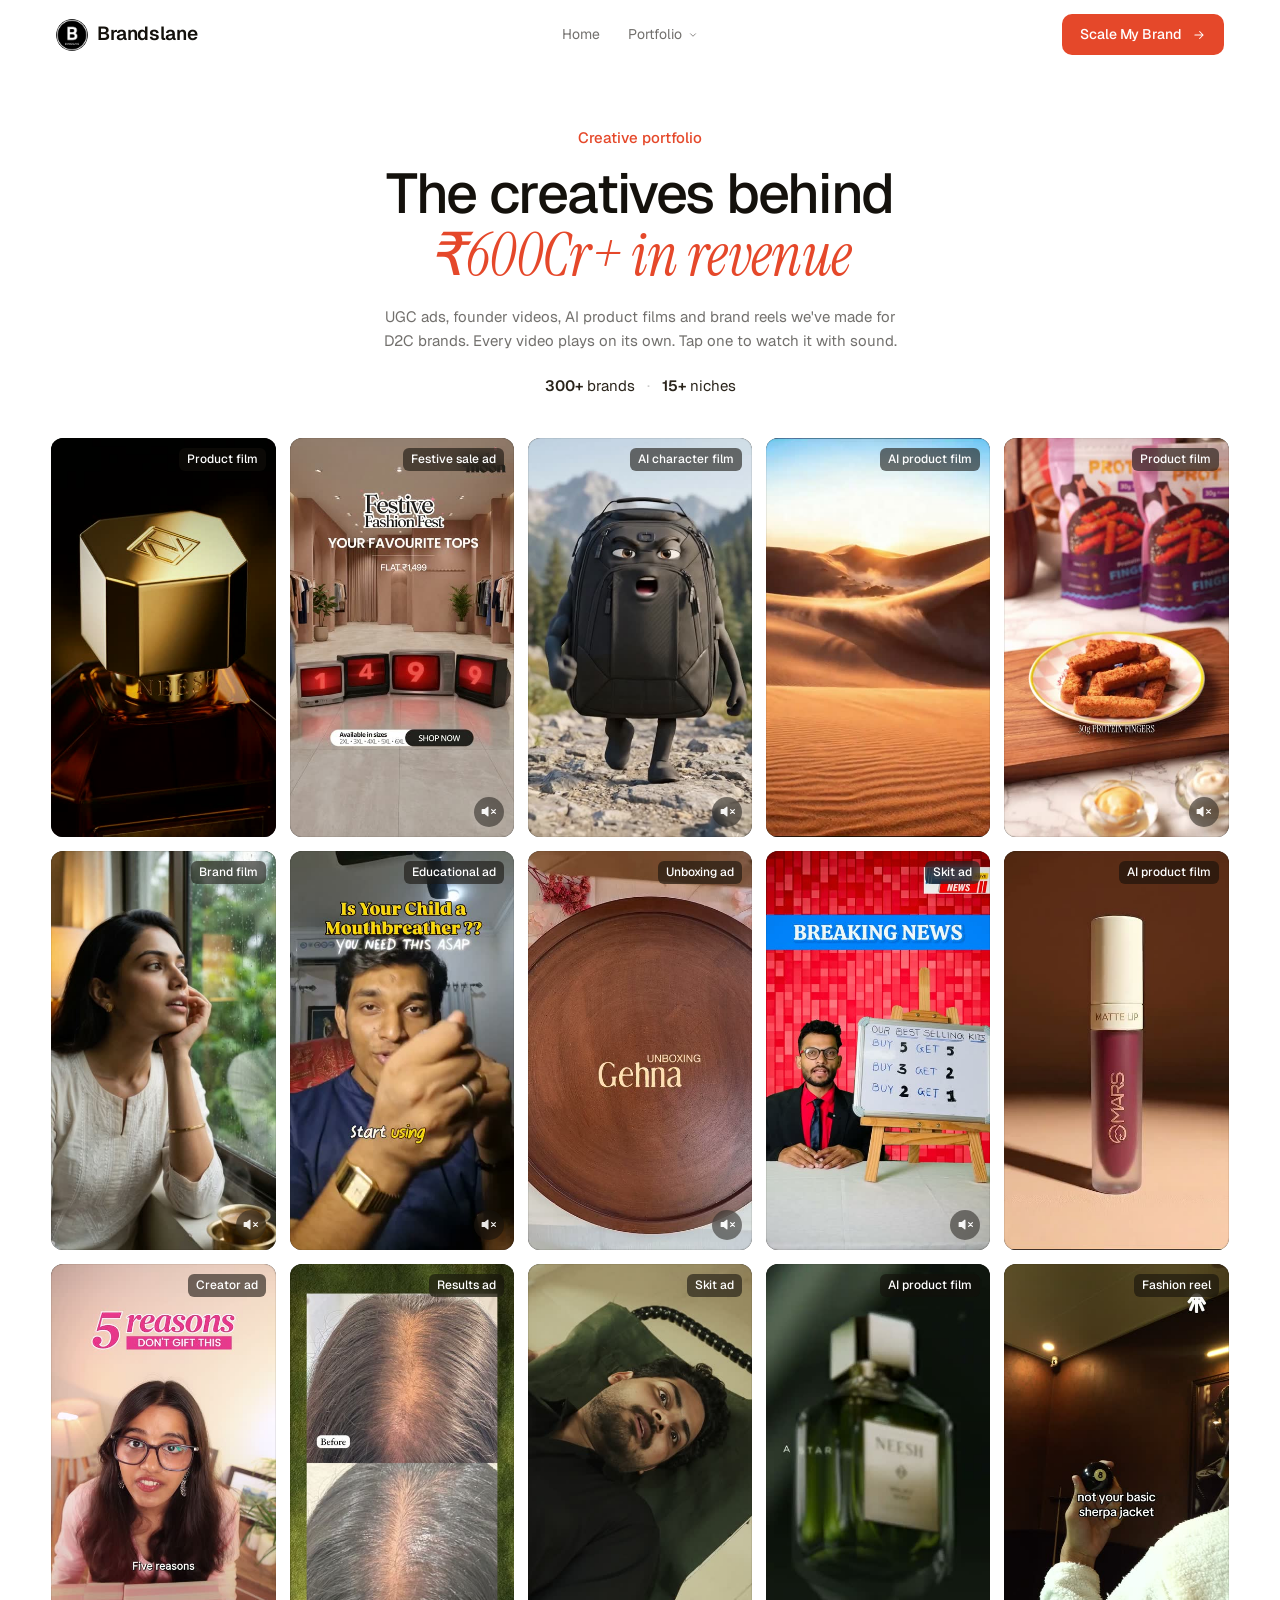
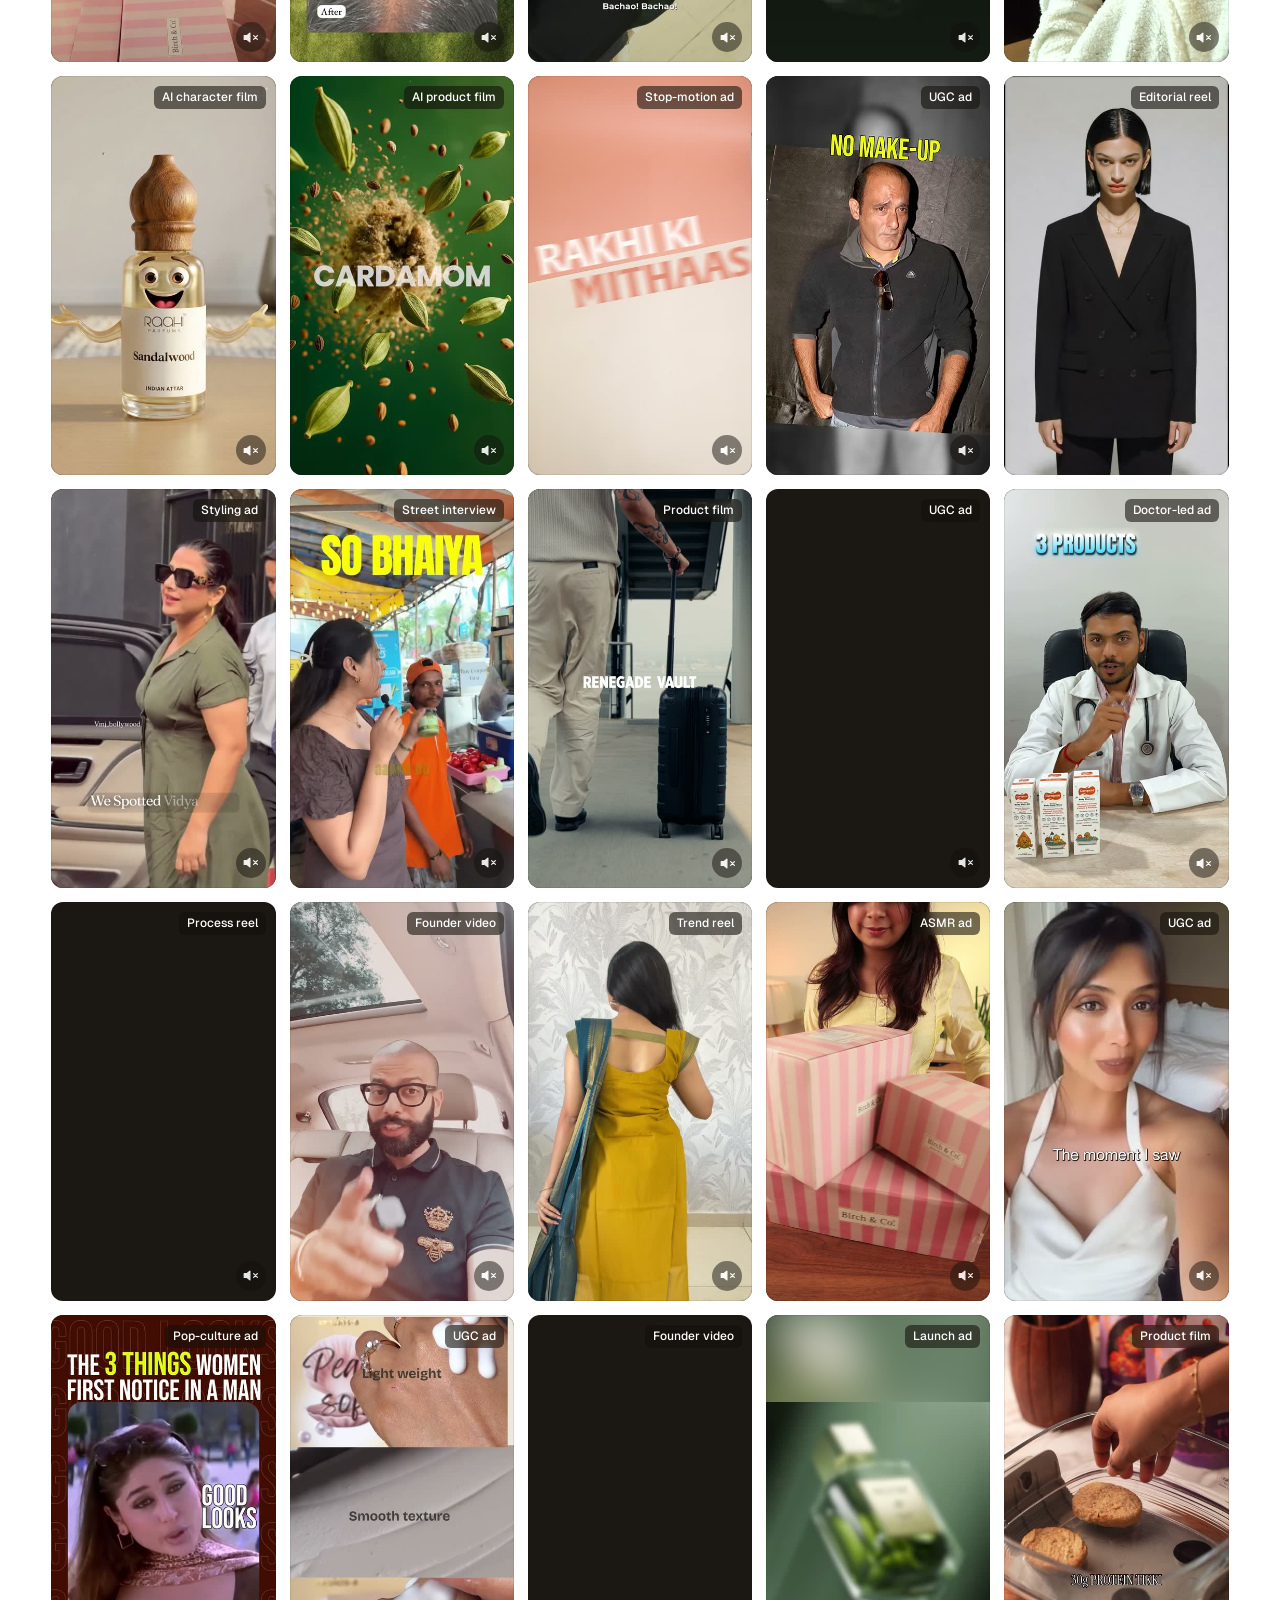
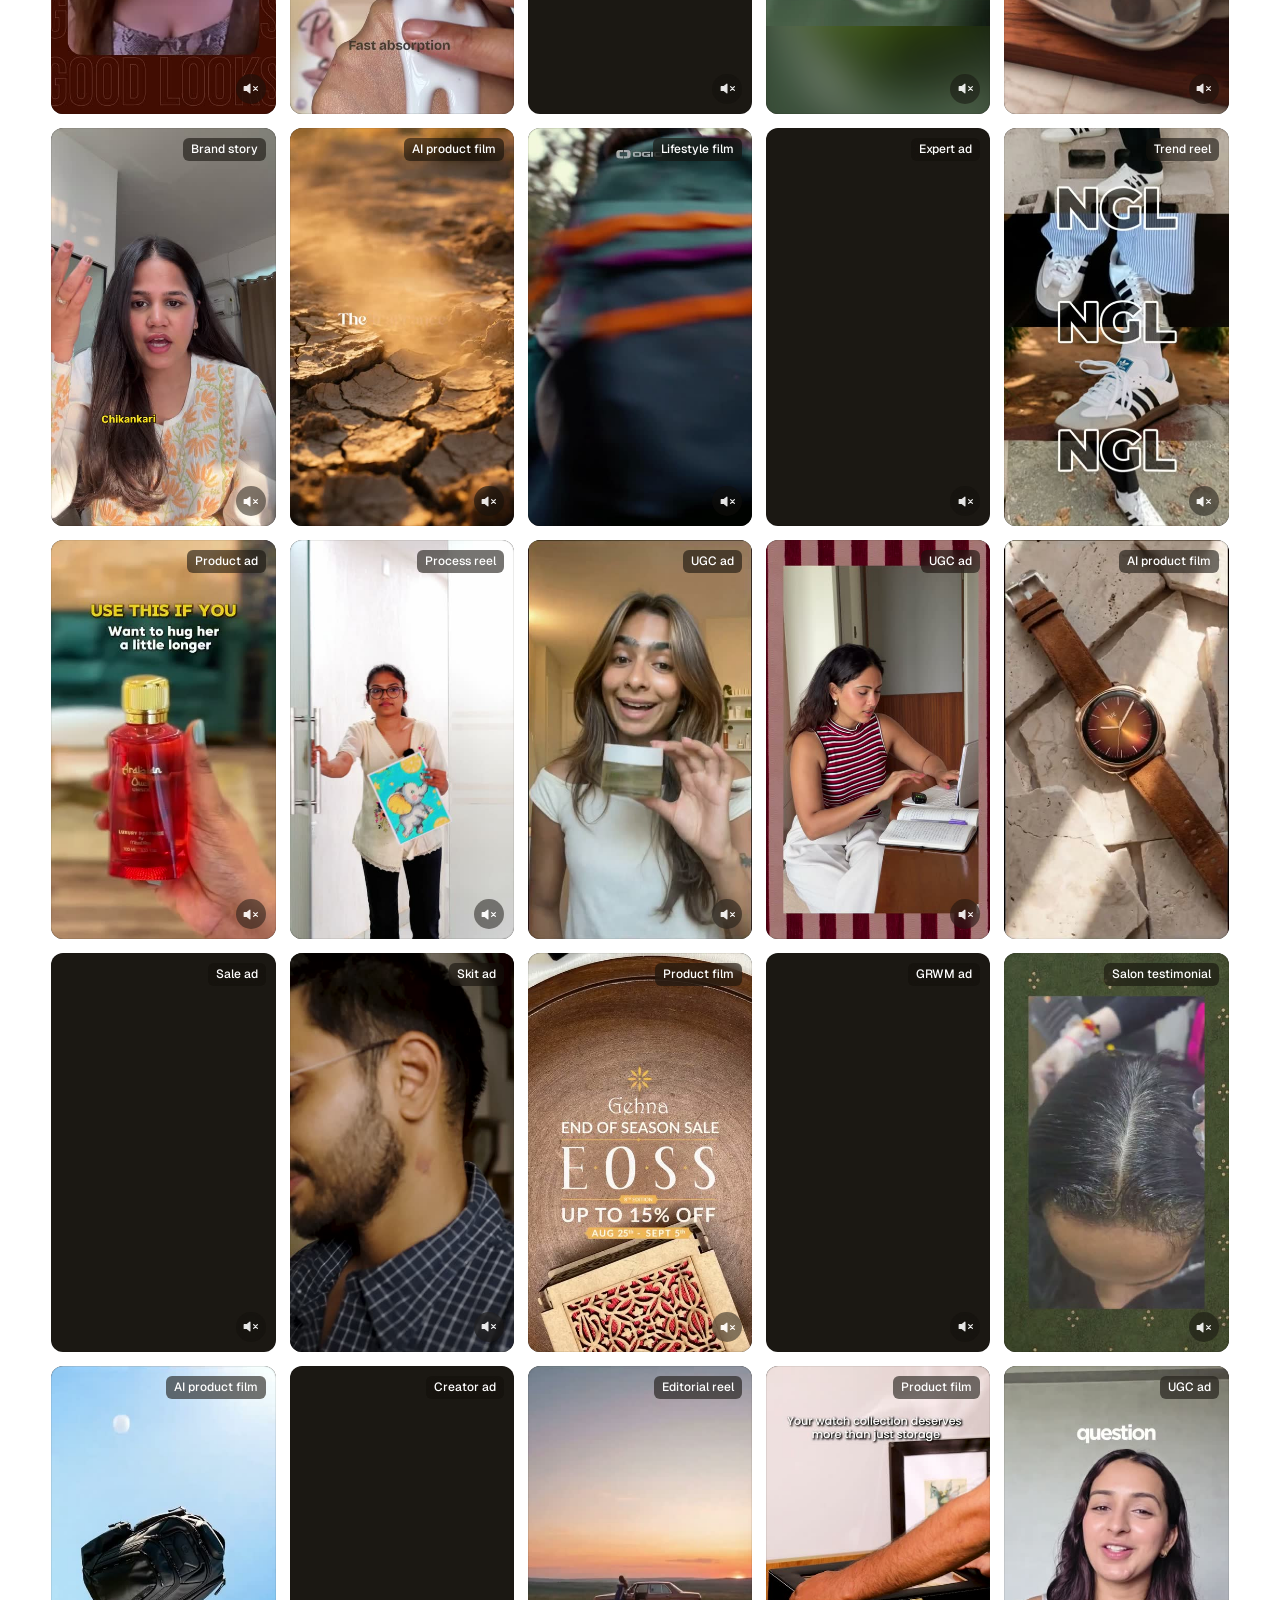
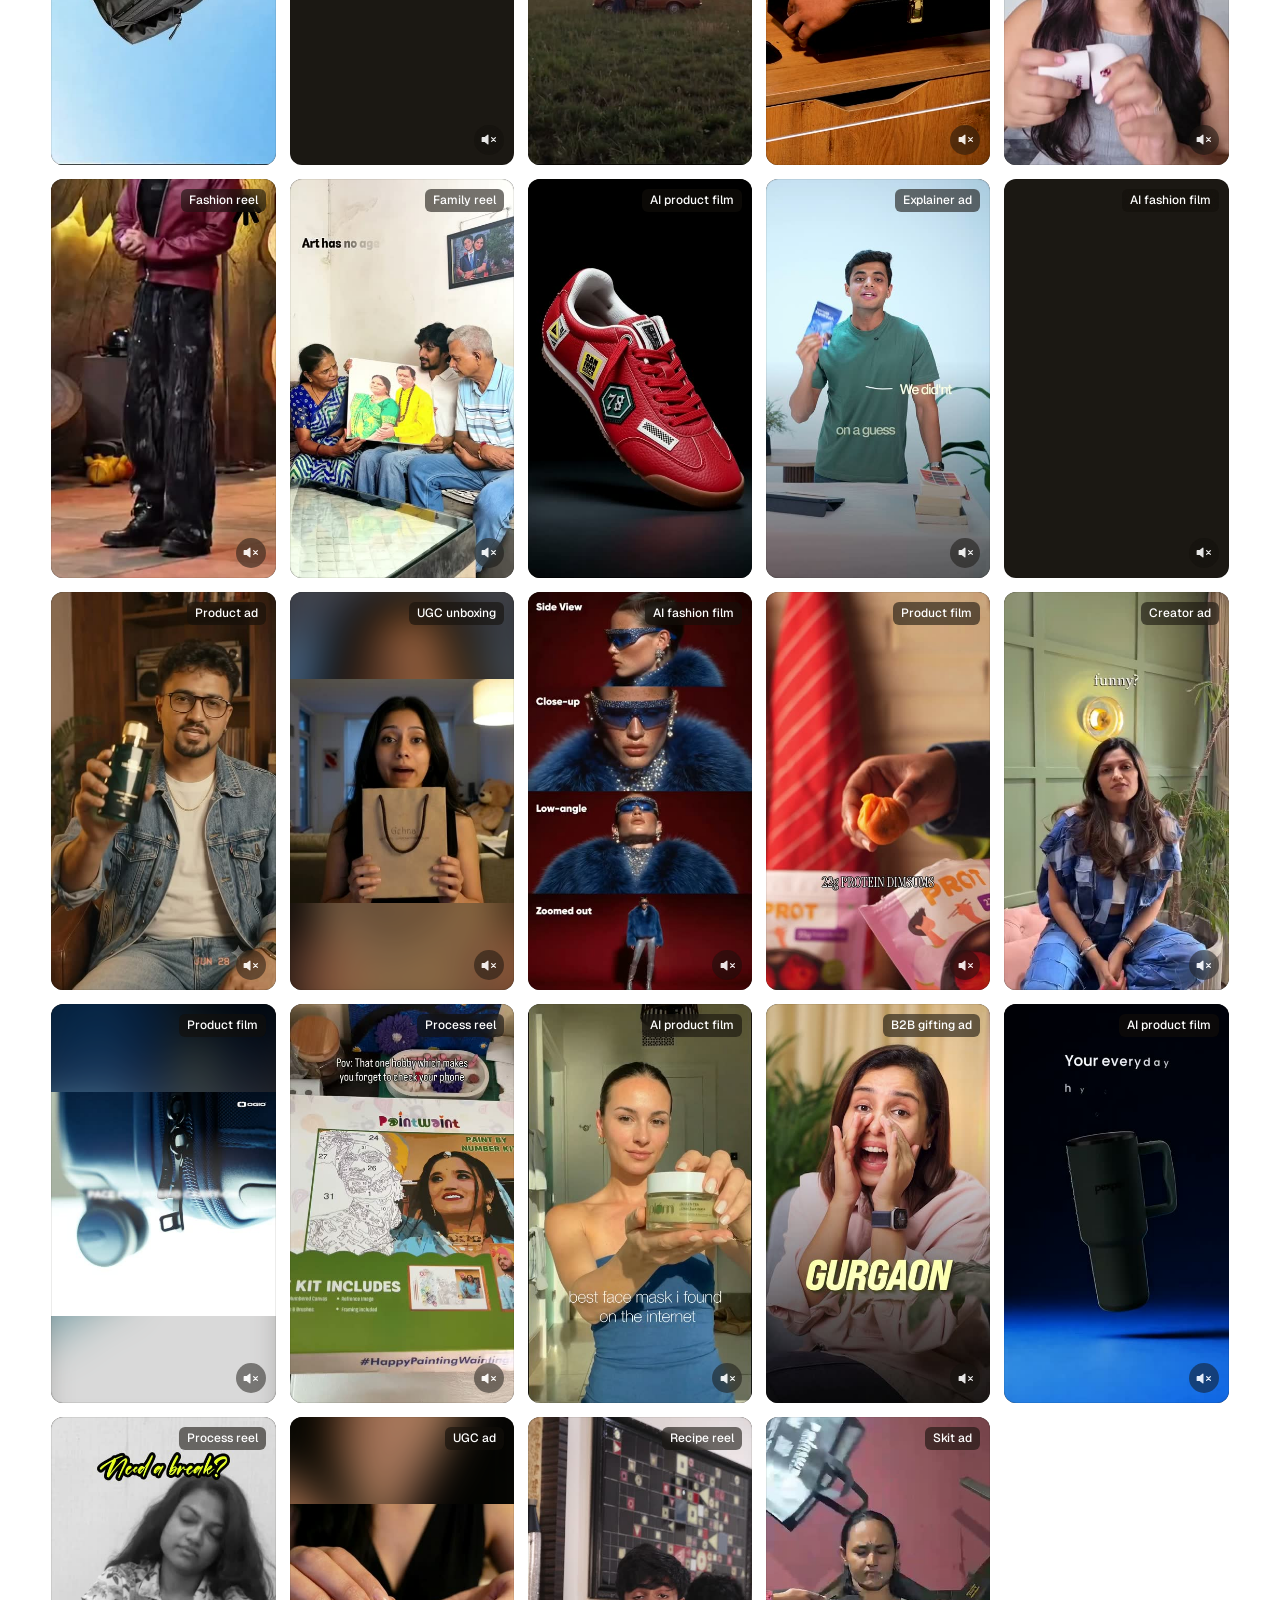
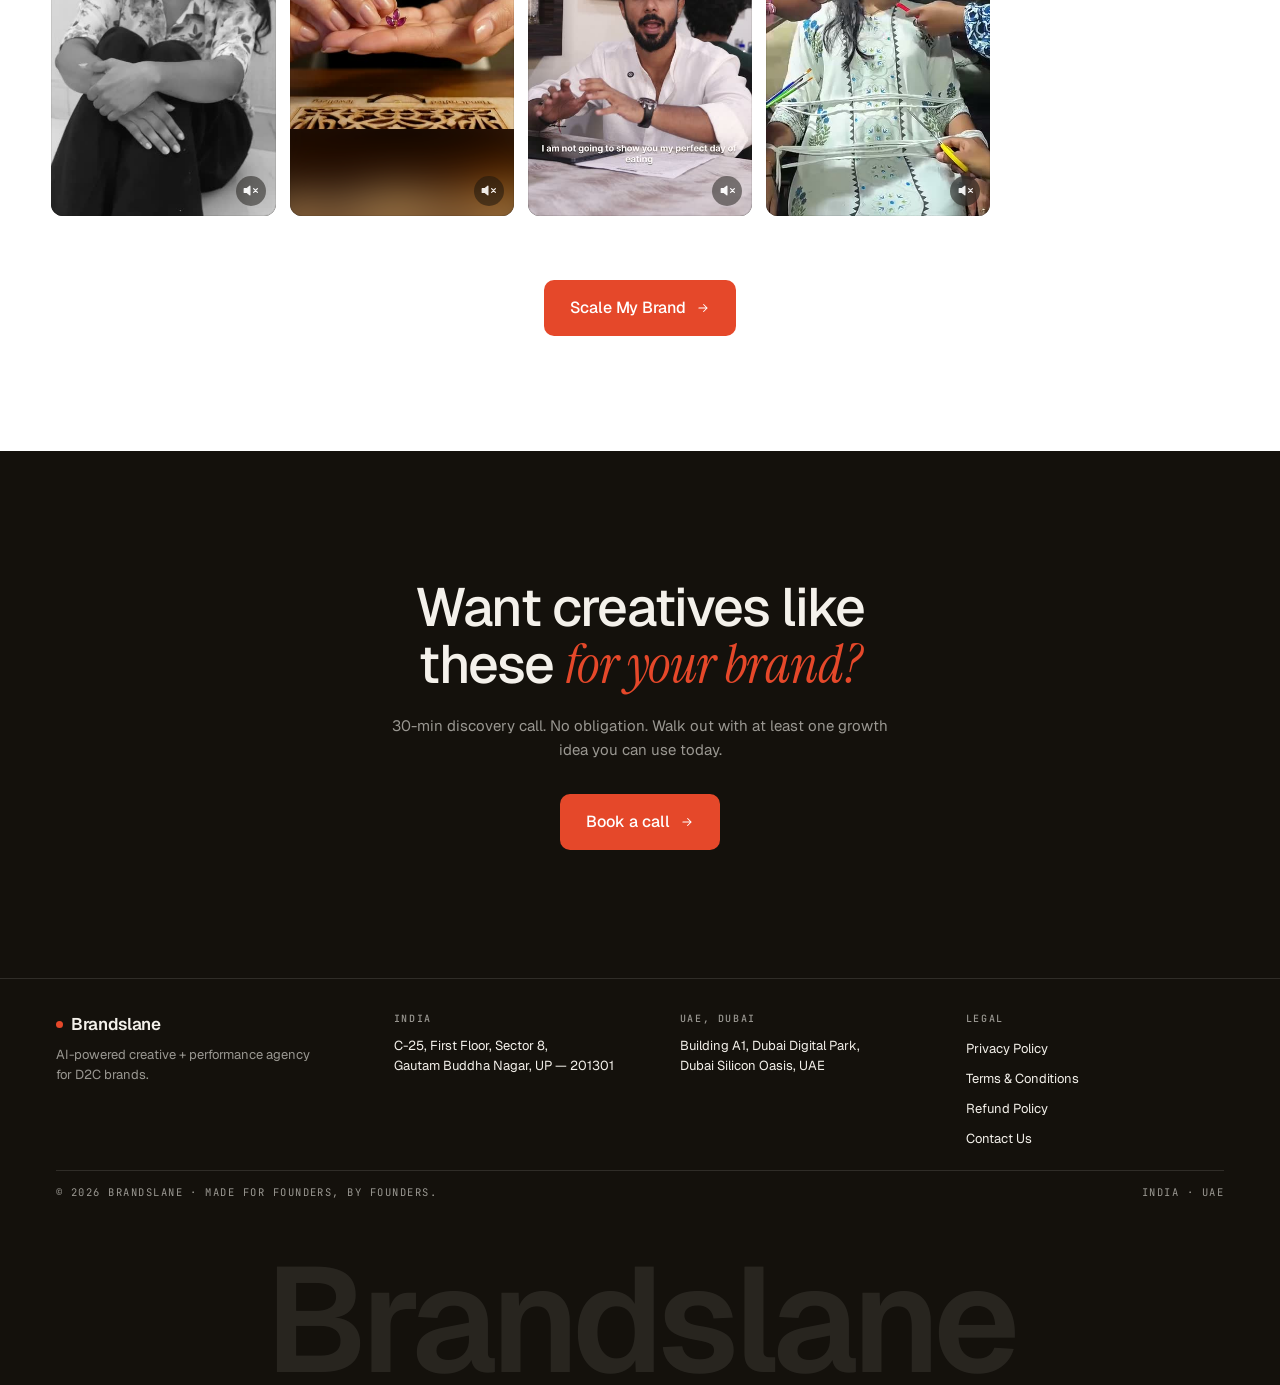
<file: portfolio/creatives/index.html>
<!doctype html>
<html lang="en">
<head>
<meta charset="utf-8" />
<meta name="viewport" content="width=device-width, initial-scale=1, viewport-fit=cover" />
<title>Creative Portfolio — Brandslane</title>
<meta name="description" content="UGC ads, founder videos, AI product films and brand reels made by Brandslane for D2C brands. Tap any video to watch it with sound." />
<link rel="canonical" href="https://hello.brandslane.co/portfolio/creatives/" />
<meta property="og:type" content="website" />
<meta property="og:title" content="Creative Portfolio — Brandslane" />
<meta property="og:description" content="The creatives behind ₹600Cr+ in revenue for 300+ D2C brands." />
<meta property="og:url" content="https://hello.brandslane.co/portfolio/creatives/" />
<meta property="og:image" content="https://hello.brandslane.co/portfolio/creatives/og.jpg" />
<meta property="og:image:width" content="1200" />
<meta property="og:image:height" content="630" />
<meta name="twitter:card" content="summary_large_image" />
<meta name="theme-color" content="#FFFFFF" />
<link rel="icon" type="image/png" href="../../Content/brand/brandslane-logo.png" />
<link rel="preconnect" href="https://fonts.googleapis.com" />
<link rel="preconnect" href="https://fonts.gstatic.com" crossorigin />
<link href="https://fonts.googleapis.com/css2?family=Geist:wght@400;500;600&family=Instrument+Serif:ital@0;1&family=JetBrains+Mono:wght@400;500&display=swap" rel="stylesheet" />

<!-- Meta Pixel (same Brandslane pixel as the hello homepage). Skipped on localhost / file previews
     so local testing never adds fake PageViews to the account. -->
<script>
(function(){
  var h = location.hostname;
  if (location.protocol === 'file:' || h === 'localhost' || h === '0.0.0.0' || h === '[::1]' || /^127\./.test(h)) return;
  !function(f,b,e,v,n,t,s){if(f.fbq)return;n=f.fbq=function(){n.callMethod?
  n.callMethod.apply(n,arguments):n.queue.push(arguments)};if(!f._fbq)f._fbq=n;
  n.push=n;n.loaded=!0;n.version='2.0';n.queue=[];t=b.createElement(e);t.async=!0;
  t.src=v;s=b.getElementsByTagName(e)[0];s.parentNode.insertBefore(t,s)}(window,
  document,'script','https://connect.facebook.net/en_US/fbevents.js');
  fbq('init', '972598659845311');
  var id; try { id = crypto.randomUUID(); } catch (_) { id = 'e' + Date.now() + '-' + Math.random().toString(16).slice(2); }
  fbq('track', 'PageView', {}, { eventID: id });
})();
</script>
<!-- End Meta Pixel -->

<style>
/* =========================================================================
   Brandslane — Creative portfolio (hello.brandslane.co/portfolio/creatives/)
   Tokens, button, header and footer follow the hello.brandslane.co pages.
   The wall tiles are generated by the portfolio build kit (kept outside this repo); don't hand-edit them.
   ========================================================================= */
:root{
  --bg:#FFFFFF; --bg-2:#F5F4F1;
  --ink:#14110C; --ink-2:#2A241B; --muted:rgba(20,17,12,0.6);
  --hairline:rgba(20,17,12,0.12); --hairline-strong:rgba(20,17,12,0.22);
  --accent:#E5482A; --accent-ink:#FFFFFF;
  --inverse-bg:#14110C; --inverse-bg-2:#1B1813; --inverse-ink:#F4F1EB;
  --inverse-muted:rgba(244,241,235,0.6); --inverse-hairline:rgba(244,241,235,0.12);
  --f-display:"Geist","Helvetica Neue",Helvetica,Arial,sans-serif;
  --f-serif:"Instrument Serif","Times New Roman",serif;
  --f-mono:"JetBrains Mono","SFMono-Regular",ui-monospace,monospace;
  --radius:12px;
}
*{box-sizing:border-box;}
html,body{margin:0;padding:0;}
body{background:var(--bg);color:var(--ink);font-family:var(--f-display);font-size:16px;line-height:1.5;-webkit-font-smoothing:antialiased;text-rendering:optimizeLegibility;overflow-x:hidden;}
img{display:block;max-width:100%;}
a{color:inherit;text-decoration:none;}
button{font:inherit;cursor:pointer;border:0;background:none;color:inherit;padding:0;}
.wrap{width:max(80%, min(1280px, 100% - 112px));margin:0 auto;}
.wrap-wide{width:min(92%,1480px);margin:0 auto;}
@media (max-width:760px){.wrap{width:92%;}}
.serif{font-family:var(--f-serif);font-style:italic;font-weight:400;letter-spacing:-0.01em;}
.serif.accent{color:var(--accent);}
:focus-visible{outline:2px solid var(--accent);outline-offset:3px;}

/* Button (hello) */
.btn{display:inline-flex;align-items:center;gap:10px;padding:13px 20px;background:var(--accent);color:var(--accent-ink);border-radius:10px;font-weight:500;font-size:15px;letter-spacing:-0.005em;transition:transform .2s ease,box-shadow .2s ease;}
.btn .arr{display:inline-flex;transition:transform .25s ease;}
.btn:hover{transform:translateY(-1px);box-shadow:0 10px 24px -10px rgba(229,72,42,0.5);}
.btn:hover .arr{transform:translateX(3px);}
.btn.lg{padding:16px 26px;font-size:16px;}

/* Top bar: the homepage's menu bar with Home + Portfolio, so visitors can get back to the full page (Nik, 15 Nov) */
.nav{position:sticky;top:0;z-index:50;backdrop-filter:blur(14px) saturate(140%);-webkit-backdrop-filter:blur(14px) saturate(140%);background:color-mix(in oklab,var(--bg) 82%,transparent);border-bottom:1px solid transparent;transition:border-color .25s ease;}
.nav.scrolled{border-bottom-color:var(--hairline);}
.nav-inner{width:max(80%, min(1280px, 100% - 112px));margin:0 auto;padding:14px 0;display:flex;align-items:center;justify-content:space-between;gap:24px;}
.nav-links{display:flex;gap:28px;align-items:center;}
.nav-links a{font-size:14px;color:var(--muted);transition:color .15s;}
.nav-links a:hover{color:var(--ink);}
.nav-dd{position:relative;}
.nav-dd-btn{display:inline-flex;align-items:center;gap:6px;font-size:14px;color:var(--muted);transition:color .15s;padding:6px 0;}
.nav-dd-btn svg{transition:transform .2s ease;}
.nav-dd:hover .nav-dd-btn,.nav-dd.open .nav-dd-btn,.nav-dd-btn:focus-visible{color:var(--ink);}
.nav-dd.open .nav-dd-btn svg{transform:rotate(180deg);}
.nav-dd-menu{position:absolute;top:calc(100% + 10px);left:50%;min-width:170px;padding:6px;background:#fff;border:1px solid var(--hairline);border-radius:12px;box-shadow:0 12px 32px -12px rgba(20,17,12,0.22);display:flex;flex-direction:column;opacity:0;visibility:hidden;transform:translate(-50%,-4px);transition:opacity .15s ease,transform .15s ease,visibility 0s linear .15s;z-index:60;}
.nav-dd-menu::before{content:"";position:absolute;left:0;right:0;top:-12px;height:12px;}
.nav-dd:not(.suppress):hover .nav-dd-menu,.nav-dd.open .nav-dd-menu{opacity:1;visibility:visible;transform:translate(-50%,0);transition:opacity .15s ease,transform .15s ease,visibility 0s;}
.nav-links .nav-dd-menu a{font-size:14px;color:var(--ink);padding:9px 12px;border-radius:8px;}
.nav-links .nav-dd-menu a:hover{background:var(--bg-2);color:var(--ink);}
.nav-links .nav-dd-menu a[aria-current="page"]{font-weight:600;}
.nav .btn{padding:10px 18px;font-size:14px;}
@media (max-width:760px){.nav-inner{width:92%;}.nav-links{display:none;}}

/* Phones (<=760px): the top Scale My Brand button gives way to a Menu holding every nav link,
   with Scale My Brand at the bottom of the panel (Nik, 15 Nov). Desktop is unchanged. */
.nav-menu-btn, .nav .nav-links .nav-menu-cta { display: none; }
@media (max-width: 760px) {
  .nav-inner { position: relative; }
  .nav .nav-top-cta { display: none; }
  .nav-menu-btn { display: inline-flex; align-items: center; gap: 8px; padding: 9px 14px; border: 1px solid var(--hairline-strong); border-radius: 10px; background: #fff; font-size: 14px; font-weight: 500; color: var(--ink); }
  .nav-menu-btn svg { transition: transform .2s ease; }
  .nav.menu-open .nav-menu-btn svg { transform: rotate(180deg); }
  .nav .nav-links { display: none; position: absolute; top: calc(100% + 6px); right: 0; width: min(290px, 100%); flex-direction: column; align-items: stretch; gap: 0; padding: 8px; background: #fff; border: 1px solid var(--hairline); border-radius: 12px; box-shadow: 0 12px 32px -12px rgba(20,17,12,0.22); z-index: 60; }
  .nav.menu-open .nav-links { display: flex; }
  .nav .nav-links > a:not(.btn), .nav .nav-links .nav-dd .nav-dd-menu a { font-size: 16px; color: var(--ink); padding: 11px 12px; border-radius: 8px; }
  .nav .nav-links > a:not(.btn):hover, .nav .nav-links .nav-dd .nav-dd-menu a:hover { background: var(--bg-2); }
  .nav .nav-links .nav-dd .nav-dd-btn { display: none; }
  .nav .nav-links .nav-dd .nav-dd-menu { position: static; left: auto; opacity: 1; visibility: visible; transform: none; transition: none; min-width: 0; margin-top: 4px; padding: 4px 0 0; border: 0; border-top: 1px solid var(--hairline); border-radius: 0; box-shadow: none; background: none; }
  .nav .nav-links .nav-dd .nav-dd-menu::before { content: "Portfolio"; position: static; display: block; height: auto; padding: 10px 12px 4px; font-size: 11px; letter-spacing: .12em; text-transform: uppercase; color: var(--muted); }
  .nav .nav-links .nav-menu-cta { display: flex; justify-content: center; margin-top: 8px; padding: 12px 18px; font-size: 15px; color: var(--accent-ink); }
}
/* Scale My Brand under the last item, still on white */
.grid-cta{display:flex;justify-content:center;margin-top:clamp(40px,5vw,64px);}
.wordmark{font-size:19px;font-weight:600;letter-spacing:-0.02em;display:inline-flex;align-items:center;gap:9px;}
.wordmark img{width:32px;height:32px;border-radius:50%;object-fit:contain;}

/* Intro */
.intro{text-align:center;padding:clamp(32px,4.4vw,60px) 0 clamp(28px,3.2vw,44px);}
.intro .kicker{margin:0 auto 14px;max-width:none;font-size:15px;font-weight:500;color:var(--accent);}
.intro h1{font-weight:500;font-size:clamp(34px,4.4vw,56px);line-height:1.06;letter-spacing:-0.028em;margin:0 auto;max-width:17ch;text-wrap:balance;}
.intro h1 .serif{font-size:1.06em;}
.intro p{margin:18px auto 0;font-size:clamp(15px,1.15vw,17px);line-height:1.6;color:var(--muted);max-width:52ch;text-wrap:pretty;}
.facts{display:flex;flex-wrap:wrap;justify-content:center;margin:22px 0 0;padding:0;list-style:none;font-size:15px;color:var(--ink-2);}
.facts li{white-space:nowrap;}
.facts li:not(:last-child)::after{content:"·";margin:0 12px;color:var(--hairline-strong);}
.facts b{font-weight:600;}

/* The wall */
.wall{padding-bottom:clamp(72px,9vw,128px);}
.grid{display:grid;grid-template-columns:repeat(auto-fill,minmax(188px,1fr));gap:14px;}
@media (max-width:560px){.grid{grid-template-columns:repeat(2,1fr);gap:10px;}}
/* only 2, 4, 5 or 6 across (no 3 or 7): bigger tiles on wide screens, and the perfume films never sit side by side or stacked */
@media (min-width:561px) and (max-width:1100px){.grid{grid-template-columns:repeat(4,minmax(0,1fr));}.tag{font-size:11px;padding:3px 6px;top:8px;right:8px;max-width:calc(100% - 16px);}}
@media (min-width:1400px){.grid{grid-template-columns:repeat(6,minmax(0,1fr));}}
.tile{margin:0;min-width:0;}
.frame{position:relative;display:block;width:100%;aspect-ratio:9/16;border-radius:var(--radius);overflow:hidden;background:#1B1813;isolation:isolate;transform:translateZ(0);}
.frame img,.frame video{position:absolute;inset:0;width:100%;height:100%;object-fit:cover;}
.frame img{transition:transform .5s cubic-bezier(.2,.7,.2,1);}
.frame video{opacity:0;transition:opacity .35s ease;z-index:1;}
.frame.on video{opacity:1;}
/* square / 4:5 ads keep their full frame, sitting on a soft blur of their own cover */
.tile.fit .frame::before{content:"";position:absolute;inset:-12%;background:var(--cover) center/cover;filter:blur(22px) saturate(1.1) brightness(.85);z-index:0;}
.tile.fit .frame img,.tile.fit .frame video{object-fit:contain;z-index:1;}
.tile.fit .frame video{z-index:2;}
.frame::after{content:"";position:absolute;inset:0;border-radius:inherit;box-shadow:inset 0 0 0 1px rgba(20,17,12,0.08);z-index:3;pointer-events:none;}
/* small sound mark: tells people there's audio one tap away */
.sound{position:absolute;right:10px;bottom:10px;z-index:4;width:30px;height:30px;border-radius:50%;background:rgba(20,17,12,0.55);backdrop-filter:blur(6px);-webkit-backdrop-filter:blur(6px);display:grid;place-items:center;opacity:.9;transition:background .2s ease,transform .2s ease;}
.sound::before{content:"";width:15px;height:15px;background:#fff;-webkit-mask:var(--ico-mute) center/contain no-repeat;mask:var(--ico-mute) center/contain no-repeat;}
:root{--ico-mute:url("data:image/svg+xml,%3Csvg xmlns='http://www.w3.org/2000/svg' viewBox='0 0 24 24' fill='none' stroke='%23000' stroke-width='2' stroke-linecap='round' stroke-linejoin='round'%3E%3Cpath d='M11 5 6 9H2v6h4l5 4V5z' fill='%23000'/%3E%3Cpath d='m23 9-6 6M17 9l6 6'/%3E%3C/svg%3E");}
@media (hover:hover){
  .frame:hover img{transform:scale(1.03);}
  .frame:hover .sound{background:var(--accent);transform:scale(1.06);}
}
/* video type, top-right over the video: plain sentence case, small, quiet */
.tag{position:absolute;top:10px;right:10px;z-index:4;max-width:calc(100% - 20px);padding:4px 8px;border-radius:6px;background:rgba(20,17,12,0.58);backdrop-filter:blur(6px);-webkit-backdrop-filter:blur(6px);color:#fff;font-size:12px;font-weight:500;line-height:1.25;letter-spacing:0;white-space:nowrap;overflow:hidden;text-overflow:ellipsis;pointer-events:none;}
@media (max-width:560px){.tag{top:8px;right:8px;max-width:calc(100% - 16px);font-size:11px;padding:3px 7px;}.sound{width:26px;height:26px;right:8px;bottom:8px;}.sound::before{width:13px;height:13px;}}

/* Final call to action (hello) */
.inverse{background:var(--inverse-bg);color:var(--inverse-ink);--ink:var(--inverse-ink);--ink-2:var(--inverse-ink);--muted:var(--inverse-muted);--hairline:var(--inverse-hairline);--hairline-strong:rgba(244,241,235,0.22);}
.final-cta{text-align:center;padding-block:clamp(88px,10vw,148px);}
.final-cta h2{font-weight:500;font-size:clamp(32px,4.2vw,54px);line-height:1.06;letter-spacing:-0.026em;margin:0 auto;max-width:18ch;text-wrap:balance;}
.final-cta p{margin:20px auto 32px;font-size:clamp(15px,1.1vw,17px);line-height:1.6;color:var(--muted);max-width:50ch;}

/* Footer (same as hello) */
.footer{border-top:1px solid var(--hairline);padding-block:32px 0;overflow:hidden;}
.footer-grid{display:grid;grid-template-columns:1.2fr 1fr 1fr 1fr;gap:28px;margin-bottom:20px;}
@media (max-width:980px){.footer-grid{grid-template-columns:1fr 1fr;}}
@media (max-width:560px){.footer-grid{grid-template-columns:1fr;}}
.footer h5{font-family:var(--f-mono);font-size:10px;letter-spacing:0.16em;text-transform:uppercase;color:var(--muted);margin:0 0 10px;font-weight:500;}
.footer ul{list-style:none;padding:0;margin:0;display:flex;flex-direction:column;gap:6px;}
.footer ul a,.footer-addr{color:var(--ink);font-size:13px;line-height:1.5;}
.footer ul a:hover{color:var(--accent);}
.footer-addr{font-style:normal;}
.footer-bottom{display:flex;justify-content:space-between;align-items:center;gap:16px;padding-top:14px;border-top:1px solid var(--hairline);flex-wrap:wrap;}
.footer-mega{position:relative;width:70%;max-width:1100px;margin:clamp(28px,4vw,48px) auto 0;overflow:hidden;pointer-events:none;user-select:none;text-align:center;height:clamp(64px,10.6vw,168px);display:flex;align-items:flex-start;justify-content:center;}
.footer-mega .word{font-weight:600;font-size:clamp(56px,11.6vw,190px);line-height:1;letter-spacing:-0.04em;color:rgba(244,241,235,0.09);display:inline-block;white-space:nowrap;transform:translateY(-2%);}
@media (max-width:760px){.footer-mega{width:88%;height:15vw;}.footer-mega .word{font-size:16vw;}}
.footer-mark{font-size:17px;font-weight:600;letter-spacing:-0.02em;margin:0;display:inline-flex;align-items:center;gap:8px;}
.footer-mark::before{content:"";width:7px;height:7px;border-radius:50%;background:var(--accent);}
.footer-meta{font-family:var(--f-mono);font-size:10.5px;letter-spacing:0.14em;text-transform:uppercase;color:var(--muted);}

/* Player (opens on click) */
.player{position:fixed;inset:0;z-index:100;display:none;align-items:center;justify-content:center;background:rgba(12,10,8,0.94);padding:max(56px,env(safe-area-inset-top)) 72px max(64px,env(safe-area-inset-bottom));}
.player.open{display:flex;animation:fade .2s ease;}
.player:focus{outline:none;}
@keyframes fade{from{opacity:0}to{opacity:1}}
.player-stage{position:relative;display:flex;flex-direction:column;align-items:center;max-width:100%;max-height:100%;}
.player video{display:block;max-width:min(100%,1100px);max-height:calc(100vh - 150px);max-height:calc(100dvh - 150px);border-radius:var(--radius);background:#000;}
.player-cap{margin-top:14px;font-size:14px;color:var(--inverse-muted);text-align:center;min-height:1.3em;}
.player-cap b{color:var(--inverse-ink);font-weight:500;}
.p-btn{position:absolute;display:grid;place-items:center;width:46px;height:46px;border-radius:50%;color:var(--inverse-ink);background:rgba(244,241,235,0.08);transition:background .2s ease;}
.p-btn:hover{background:rgba(244,241,235,0.18);}
.p-btn svg{width:20px;height:20px;}
.p-close{top:max(14px,env(safe-area-inset-top));right:16px;}
.p-prev{left:16px;top:50%;transform:translateY(-50%);}
.p-next{right:16px;top:50%;transform:translateY(-50%);}
@media (max-width:760px){
  .player{padding:60px 12px 76px;}
  .player video{max-height:calc(100dvh - 170px);}
  .p-prev,.p-next{top:auto;bottom:max(14px,env(safe-area-inset-bottom));transform:none;}
  .p-prev{left:calc(50% - 58px);}
  .p-next{right:calc(50% - 58px);}
}
body.locked{overflow:hidden;}

@media (prefers-reduced-motion:reduce){
  .frame img,.frame video,.btn,.btn .arr{transition:none;}
  .player.open{animation:none;}
}
</style>
<!-- Microsoft Clarity (project zgjtaookit). Skipped on local previews so testing never records sessions. -->
<script type="text/javascript">
(function (h) { if (location.protocol === 'file:' || h === 'localhost' || h === '0.0.0.0' || h === '[::1]' || /^127\./.test(h)) return;
    (function(c,l,a,r,i,t,y){
        c[a]=c[a]||function(){(c[a].q=c[a].q||[]).push(arguments)};
        t=l.createElement(r);t.async=1;t.src="https://www.clarity.ms/tag/"+i;
        y=l.getElementsByTagName(r)[0];y.parentNode.insertBefore(t,y);
    })(window, document, "clarity", "script", "zgjtaookit");
})(location.hostname);
</script>
<!-- End Microsoft Clarity -->
</head>
<body>

<nav class="nav" aria-label="Primary">
  <div class="nav-inner">
    <a class="wordmark" href="../../"><img src="../../Content/brand/brandslane-logo.png" alt="" aria-hidden="true" width="32" height="32" />Brandslane</a>
    <div class="nav-links" id="nav-links">
      <a href="../../">Home</a>
      <!-- Portfolio dropdown: add a line per new portfolio page (and on the homepage) -->
      <div class="nav-dd">
        <button class="nav-dd-btn" type="button" aria-expanded="false" aria-controls="nav-portfolio-menu">Portfolio <svg width="10" height="10" viewBox="0 0 24 24" fill="none" aria-hidden="true"><path d="M6 9l6 6 6-6" stroke="currentColor" stroke-width="2" stroke-linecap="round" stroke-linejoin="round"/></svg></button>
        <div class="nav-dd-menu" id="nav-portfolio-menu">
          <a href="../ads/">Ads</a>
          <a href="../creatives/" aria-current="page">Creatives</a>
        </div>
      </div>
      <a class="btn nav-menu-cta" href="../../book-a-call.html">Scale My Brand <span class="arr" aria-hidden="true"><svg width="14" height="14" viewBox="0 0 24 24" fill="none"><path d="M5 12h14M13 6l6 6-6 6" stroke="currentColor" stroke-width="1.8" stroke-linecap="round" stroke-linejoin="round"/></svg></span></a>
    </div>
    <button class="nav-menu-btn" type="button" aria-expanded="false" aria-controls="nav-links">Menu <svg width="10" height="10" viewBox="0 0 24 24" fill="none" aria-hidden="true"><path d="M6 9l6 6 6-6" stroke="currentColor" stroke-width="2" stroke-linecap="round" stroke-linejoin="round"/></svg></button>
    <a class="btn nav-top-cta" href="../../book-a-call.html">
      Scale My Brand
      <span class="arr" aria-hidden="true"><svg width="14" height="14" viewBox="0 0 24 24" fill="none"><path d="M5 12h14M13 6l6 6-6 6" stroke="currentColor" stroke-width="1.8" stroke-linecap="round" stroke-linejoin="round"/></svg></span>
    </a>
  </div>
</nav>

<main>
  <section class="intro">
    <div class="wrap">
      <p class="kicker">Creative portfolio</p>
      <h1>The creatives behind <span class="serif accent">₹600Cr+ in revenue</span></h1>
      <p>UGC ads, founder videos, AI product films and brand reels we've made for D2C brands. Every video plays on its own. Tap one to watch it with sound.</p>
      <ul class="facts">
        <li><b>300+</b> brands</li>
        <li><b>15+</b> niches</li>
      </ul>
    </div>
  </section>

  <section class="wall" aria-label="Creative portfolio">
    <div class="wrap-wide">
      <div class="grid" id="grid">
<!-- WALL:START -->
<figure class="tile tall"><button class="frame" type="button" data-loop="media/product-film-01-loop.mp4" data-full="media/product-film-01.mp4" data-kind="Product film" data-w="1080" data-h="1920" aria-label="Play Product film"><img src="media/product-film-01.jpg" alt="" width="1080" height="1920" decoding="async" fetchpriority="high" /><span class="tag">Product film</span></button></figure>
<figure class="tile tall"><button class="frame" type="button" data-loop="media/festive-sale-ad-01-loop.mp4" data-full="media/festive-sale-ad-01.mp4" data-kind="Festive sale ad" data-w="1080" data-h="1920" aria-label="Play Festive sale ad with sound"><img src="media/festive-sale-ad-01.jpg" alt="" width="1080" height="1920" decoding="async" fetchpriority="high" /><span class="tag">Festive sale ad</span><span class="sound" aria-hidden="true"></span></button></figure>
<figure class="tile tall"><button class="frame" type="button" data-loop="media/ai-character-film-01-loop.mp4" data-full="media/ai-character-film-01.mp4" data-kind="AI character film" data-w="1080" data-h="1920" aria-label="Play AI character film with sound"><img src="media/ai-character-film-01.jpg" alt="" width="1080" height="1920" decoding="async" fetchpriority="high" /><span class="tag">AI character film</span><span class="sound" aria-hidden="true"></span></button></figure>
<figure class="tile tall"><button class="frame" type="button" data-loop="media/ai-product-film-01-loop.mp4" data-full="media/ai-product-film-01.mp4" data-kind="AI product film" data-w="606" data-h="1080" aria-label="Play AI product film"><img src="media/ai-product-film-01.jpg" alt="" width="606" height="1080" decoding="async" fetchpriority="high" /><span class="tag">AI product film</span></button></figure>
<figure class="tile tall"><button class="frame" type="button" data-loop="media/product-film-02-loop.mp4" data-full="media/product-film-02.mp4" data-kind="Product film" data-w="2160" data-h="3840" aria-label="Play Product film with sound"><img src="media/product-film-02.jpg" alt="" width="2160" height="3840" decoding="async" fetchpriority="high" /><span class="tag">Product film</span><span class="sound" aria-hidden="true"></span></button></figure>
<figure class="tile tall"><button class="frame" type="button" data-loop="media/brand-film-01-loop.mp4" data-full="media/brand-film-01.mp4" data-kind="Brand film" data-w="1080" data-h="1920" aria-label="Play Brand film with sound"><img src="media/brand-film-01.jpg" alt="" width="1080" height="1920" decoding="async" loading="lazy" /><span class="tag">Brand film</span><span class="sound" aria-hidden="true"></span></button></figure>
<figure class="tile tall"><button class="frame" type="button" data-loop="media/educational-ad-01-loop.mp4" data-full="media/educational-ad-01.mp4" data-kind="Educational ad" data-w="720" data-h="1280" aria-label="Play Educational ad with sound"><img src="media/educational-ad-01.jpg" alt="" width="720" height="1280" decoding="async" loading="lazy" /><span class="tag">Educational ad</span><span class="sound" aria-hidden="true"></span></button></figure>
<figure class="tile tall"><button class="frame" type="button" data-loop="media/unboxing-ad-01-loop.mp4" data-full="media/unboxing-ad-01.mp4" data-kind="Unboxing ad" data-w="720" data-h="1280" aria-label="Play Unboxing ad with sound"><img src="media/unboxing-ad-01.jpg" alt="" width="720" height="1280" decoding="async" loading="lazy" /><span class="tag">Unboxing ad</span><span class="sound" aria-hidden="true"></span></button></figure>
<figure class="tile tall"><button class="frame" type="button" data-loop="media/skit-ad-01-loop.mp4" data-full="media/skit-ad-01.mp4" data-kind="Skit ad" data-w="720" data-h="1280" aria-label="Play Skit ad with sound"><img src="media/skit-ad-01.jpg" alt="" width="720" height="1280" decoding="async" loading="lazy" /><span class="tag">Skit ad</span><span class="sound" aria-hidden="true"></span></button></figure>
<figure class="tile tall"><button class="frame" type="button" data-loop="media/ai-product-film-02-loop.mp4" data-full="media/ai-product-film-02.mp4" data-kind="AI product film" data-w="606" data-h="1080" aria-label="Play AI product film"><img src="media/ai-product-film-02.jpg" alt="" width="606" height="1080" decoding="async" loading="lazy" /><span class="tag">AI product film</span></button></figure>
<figure class="tile tall"><button class="frame" type="button" data-loop="media/creator-ad-01-loop.mp4" data-full="media/creator-ad-01.mp4" data-kind="Creator ad" data-w="1080" data-h="1920" aria-label="Play Creator ad with sound"><img src="media/creator-ad-01.jpg" alt="" width="1080" height="1920" decoding="async" loading="lazy" /><span class="tag">Creator ad</span><span class="sound" aria-hidden="true"></span></button></figure>
<figure class="tile tall"><button class="frame" type="button" data-loop="media/results-ad-01-loop.mp4" data-full="media/results-ad-01.mp4" data-kind="Results ad" data-w="1080" data-h="1920" aria-label="Play Results ad with sound"><img src="media/results-ad-01.jpg" alt="" width="1080" height="1920" decoding="async" loading="lazy" /><span class="tag">Results ad</span><span class="sound" aria-hidden="true"></span></button></figure>
<figure class="tile tall"><button class="frame" type="button" data-loop="media/skit-ad-02-loop.mp4" data-full="media/skit-ad-02.mp4" data-kind="Skit ad" data-w="2160" data-h="3840" aria-label="Play Skit ad with sound"><img src="media/skit-ad-02.jpg" alt="" width="2160" height="3840" decoding="async" loading="lazy" /><span class="tag">Skit ad</span><span class="sound" aria-hidden="true"></span></button></figure>
<figure class="tile tall"><button class="frame" type="button" data-loop="media/ai-product-film-03-loop.mp4" data-full="media/ai-product-film-03.mp4" data-kind="AI product film" data-w="480" data-h="854" aria-label="Play AI product film with sound"><img src="media/ai-product-film-03.jpg" alt="" width="480" height="854" decoding="async" loading="lazy" /><span class="tag">AI product film</span><span class="sound" aria-hidden="true"></span></button></figure>
<figure class="tile tall"><button class="frame" type="button" data-loop="media/fashion-reel-01-loop.mp4" data-full="media/fashion-reel-01.mp4" data-kind="Fashion reel" data-w="2160" data-h="3840" aria-label="Play Fashion reel with sound"><img src="media/fashion-reel-01.jpg" alt="" width="2160" height="3840" decoding="async" loading="lazy" /><span class="tag">Fashion reel</span><span class="sound" aria-hidden="true"></span></button></figure>
<figure class="tile tall"><button class="frame" type="button" data-loop="media/ai-character-film-02-loop.mp4" data-full="media/ai-character-film-02.mp4" data-kind="AI character film" data-w="1080" data-h="1920" aria-label="Play AI character film with sound"><img src="media/ai-character-film-02.jpg" alt="" width="1080" height="1920" decoding="async" loading="lazy" /><span class="tag">AI character film</span><span class="sound" aria-hidden="true"></span></button></figure>
<figure class="tile tall"><button class="frame" type="button" data-loop="media/ai-product-film-04-loop.mp4" data-full="media/ai-product-film-04.mp4" data-kind="AI product film" data-w="608" data-h="1080" aria-label="Play AI product film with sound"><img src="media/ai-product-film-04.jpg" alt="" width="608" height="1080" decoding="async" loading="lazy" /><span class="tag">AI product film</span><span class="sound" aria-hidden="true"></span></button></figure>
<figure class="tile tall"><button class="frame" type="button" data-loop="media/stop-motion-ad-01-loop.mp4" data-full="media/stop-motion-ad-01.mp4" data-kind="Stop-motion ad" data-w="1080" data-h="1920" aria-label="Play Stop-motion ad with sound"><img src="media/stop-motion-ad-01.jpg" alt="" width="1080" height="1920" decoding="async" loading="lazy" /><span class="tag">Stop-motion ad</span><span class="sound" aria-hidden="true"></span></button></figure>
<figure class="tile tall"><button class="frame" type="button" data-loop="media/ugc-ad-01-loop.mp4" data-full="media/ugc-ad-01.mp4" data-kind="UGC ad" data-w="608" data-h="1080" aria-label="Play UGC ad with sound"><img src="media/ugc-ad-01.jpg" alt="" width="608" height="1080" decoding="async" loading="lazy" /><span class="tag">UGC ad</span><span class="sound" aria-hidden="true"></span></button></figure>
<figure class="tile tall"><button class="frame" type="button" data-loop="media/editorial-reel-01-loop.mp4" data-full="media/editorial-reel-01.mp4" data-kind="Editorial reel" data-w="606" data-h="1080" aria-label="Play Editorial reel"><img src="media/editorial-reel-01.jpg" alt="" width="606" height="1080" decoding="async" loading="lazy" /><span class="tag">Editorial reel</span></button></figure>
<figure class="tile tall"><button class="frame" type="button" data-loop="media/styling-ad-01-loop.mp4" data-full="media/styling-ad-01.mp4" data-kind="Styling ad" data-w="1080" data-h="1920" aria-label="Play Styling ad with sound"><img src="media/styling-ad-01.jpg" alt="" width="1080" height="1920" decoding="async" loading="lazy" /><span class="tag">Styling ad</span><span class="sound" aria-hidden="true"></span></button></figure>
<figure class="tile tall"><button class="frame" type="button" data-loop="media/street-interview-01-loop.mp4" data-full="media/street-interview-01.mp4" data-kind="Street interview" data-w="720" data-h="1280" aria-label="Play Street interview with sound"><img src="media/street-interview-01.jpg" alt="" width="720" height="1280" decoding="async" loading="lazy" /><span class="tag">Street interview</span><span class="sound" aria-hidden="true"></span></button></figure>
<figure class="tile tall"><button class="frame" type="button" data-loop="media/product-film-03-loop.mp4" data-full="media/product-film-03.mp4" data-kind="Product film" data-w="1080" data-h="1920" aria-label="Play Product film with sound"><img src="media/product-film-03.jpg" alt="" width="1080" height="1920" decoding="async" loading="lazy" /><span class="tag">Product film</span><span class="sound" aria-hidden="true"></span></button></figure>
<figure class="tile tall"><button class="frame" type="button" data-loop="media/ugc-ad-02-loop.mp4" data-full="media/ugc-ad-02.mp4" data-kind="UGC ad" data-w="1080" data-h="1920" aria-label="Play UGC ad with sound"><img src="media/ugc-ad-02.jpg" alt="" width="1080" height="1920" decoding="async" loading="lazy" /><span class="tag">UGC ad</span><span class="sound" aria-hidden="true"></span></button></figure>
<figure class="tile tall"><button class="frame" type="button" data-loop="media/doctor-led-ad-01-loop.mp4" data-full="media/doctor-led-ad-01.mp4" data-kind="Doctor-led ad" data-w="720" data-h="1280" aria-label="Play Doctor-led ad with sound"><img src="media/doctor-led-ad-01.jpg" alt="" width="720" height="1280" decoding="async" loading="lazy" /><span class="tag">Doctor-led ad</span><span class="sound" aria-hidden="true"></span></button></figure>
<figure class="tile tall"><button class="frame" type="button" data-loop="media/process-reel-01-loop.mp4" data-full="media/process-reel-01.mp4" data-kind="Process reel" data-w="720" data-h="1280" aria-label="Play Process reel with sound"><img src="media/process-reel-01.jpg" alt="" width="720" height="1280" decoding="async" loading="lazy" /><span class="tag">Process reel</span><span class="sound" aria-hidden="true"></span></button></figure>
<figure class="tile tall"><button class="frame" type="button" data-loop="media/founder-video-01-loop.mp4" data-full="media/founder-video-01.mp4" data-kind="Founder video" data-w="1080" data-h="1920" aria-label="Play Founder video with sound"><img src="media/founder-video-01.jpg" alt="" width="1080" height="1920" decoding="async" loading="lazy" /><span class="tag">Founder video</span><span class="sound" aria-hidden="true"></span></button></figure>
<figure class="tile tall"><button class="frame" type="button" data-loop="media/trend-reel-01-loop.mp4" data-full="media/trend-reel-01.mp4" data-kind="Trend reel" data-w="1080" data-h="1920" aria-label="Play Trend reel with sound"><img src="media/trend-reel-01.jpg" alt="" width="1080" height="1920" decoding="async" loading="lazy" /><span class="tag">Trend reel</span><span class="sound" aria-hidden="true"></span></button></figure>
<figure class="tile tall"><button class="frame" type="button" data-loop="media/asmr-ad-01-loop.mp4" data-full="media/asmr-ad-01.mp4" data-kind="ASMR ad" data-w="1080" data-h="1920" aria-label="Play ASMR ad with sound"><img src="media/asmr-ad-01.jpg" alt="" width="1080" height="1920" decoding="async" loading="lazy" /><span class="tag">ASMR ad</span><span class="sound" aria-hidden="true"></span></button></figure>
<figure class="tile tall"><button class="frame" type="button" data-loop="media/ugc-ad-03-loop.mp4" data-full="media/ugc-ad-03.mp4" data-kind="UGC ad" data-w="1080" data-h="1920" aria-label="Play UGC ad with sound"><img src="media/ugc-ad-03.jpg" alt="" width="1080" height="1920" decoding="async" loading="lazy" /><span class="tag">UGC ad</span><span class="sound" aria-hidden="true"></span></button></figure>
<figure class="tile tall"><button class="frame" type="button" data-loop="media/pop-culture-ad-01-loop.mp4" data-full="media/pop-culture-ad-01.mp4" data-kind="Pop-culture ad" data-w="608" data-h="1080" aria-label="Play Pop-culture ad with sound"><img src="media/pop-culture-ad-01.jpg" alt="" width="608" height="1080" decoding="async" loading="lazy" /><span class="tag">Pop-culture ad</span><span class="sound" aria-hidden="true"></span></button></figure>
<figure class="tile tall"><button class="frame" type="button" data-loop="media/ugc-ad-04-loop.mp4" data-full="media/ugc-ad-04.mp4" data-kind="UGC ad" data-w="2160" data-h="3840" aria-label="Play UGC ad"><img src="media/ugc-ad-04.jpg" alt="" width="2160" height="3840" decoding="async" loading="lazy" /><span class="tag">UGC ad</span></button></figure>
<figure class="tile tall"><button class="frame" type="button" data-loop="media/founder-video-02-loop.mp4" data-full="media/founder-video-02.mp4" data-kind="Founder video" data-w="1080" data-h="1920" aria-label="Play Founder video with sound"><img src="media/founder-video-02.jpg" alt="" width="1080" height="1920" decoding="async" loading="lazy" /><span class="tag">Founder video</span><span class="sound" aria-hidden="true"></span></button></figure>
<figure class="tile fit"><button class="frame" type="button" data-loop="media/launch-ad-01-loop.mp4" data-full="media/launch-ad-01.mp4" data-kind="Launch ad" data-w="1080" data-h="1080" style="--cover:url('media/launch-ad-01.jpg')" aria-label="Play Launch ad with sound"><img src="media/launch-ad-01.jpg" alt="" width="1080" height="1080" decoding="async" loading="lazy" /><span class="tag">Launch ad</span><span class="sound" aria-hidden="true"></span></button></figure>
<figure class="tile tall"><button class="frame" type="button" data-loop="media/product-film-04-loop.mp4" data-full="media/product-film-04.mp4" data-kind="Product film" data-w="2160" data-h="3840" aria-label="Play Product film with sound"><img src="media/product-film-04.jpg" alt="" width="2160" height="3840" decoding="async" loading="lazy" /><span class="tag">Product film</span><span class="sound" aria-hidden="true"></span></button></figure>
<figure class="tile tall"><button class="frame" type="button" data-loop="media/brand-story-01-loop.mp4" data-full="media/brand-story-01.mp4" data-kind="Brand story" data-w="2160" data-h="3840" aria-label="Play Brand story with sound"><img src="media/brand-story-01.jpg" alt="" width="2160" height="3840" decoding="async" loading="lazy" /><span class="tag">Brand story</span><span class="sound" aria-hidden="true"></span></button></figure>
<figure class="tile tall"><button class="frame" type="button" data-loop="media/ai-product-film-05-loop.mp4" data-full="media/ai-product-film-05.mp4" data-kind="AI product film" data-w="1080" data-h="1920" aria-label="Play AI product film with sound"><img src="media/ai-product-film-05.jpg" alt="" width="1080" height="1920" decoding="async" loading="lazy" /><span class="tag">AI product film</span><span class="sound" aria-hidden="true"></span></button></figure>
<figure class="tile tall"><button class="frame" type="button" data-loop="media/lifestyle-film-01-loop.mp4" data-full="media/lifestyle-film-01.mp4" data-kind="Lifestyle film" data-w="1080" data-h="1920" aria-label="Play Lifestyle film with sound"><img src="media/lifestyle-film-01.jpg" alt="" width="1080" height="1920" decoding="async" loading="lazy" /><span class="tag">Lifestyle film</span><span class="sound" aria-hidden="true"></span></button></figure>
<figure class="tile tall"><button class="frame" type="button" data-loop="media/expert-ad-01-loop.mp4" data-full="media/expert-ad-01.mp4" data-kind="Expert ad" data-w="720" data-h="1280" aria-label="Play Expert ad with sound"><img src="media/expert-ad-01.jpg" alt="" width="720" height="1280" decoding="async" loading="lazy" /><span class="tag">Expert ad</span><span class="sound" aria-hidden="true"></span></button></figure>
<figure class="tile tall"><button class="frame" type="button" data-loop="media/trend-reel-02-loop.mp4" data-full="media/trend-reel-02.mp4" data-kind="Trend reel" data-w="608" data-h="1080" aria-label="Play Trend reel with sound"><img src="media/trend-reel-02.jpg" alt="" width="608" height="1080" decoding="async" loading="lazy" /><span class="tag">Trend reel</span><span class="sound" aria-hidden="true"></span></button></figure>
<figure class="tile tall"><button class="frame" type="button" data-loop="media/product-ad-01-loop.mp4" data-full="media/product-ad-01.mp4" data-kind="Product ad" data-w="478" data-h="850" aria-label="Play Product ad with sound"><img src="media/product-ad-01.jpg" alt="" width="478" height="850" decoding="async" loading="lazy" /><span class="tag">Product ad</span><span class="sound" aria-hidden="true"></span></button></figure>
<figure class="tile tall"><button class="frame" type="button" data-loop="media/process-reel-02-loop.mp4" data-full="media/process-reel-02.mp4" data-kind="Process reel" data-w="720" data-h="1280" aria-label="Play Process reel with sound"><img src="media/process-reel-02.jpg" alt="" width="720" height="1280" decoding="async" loading="lazy" /><span class="tag">Process reel</span><span class="sound" aria-hidden="true"></span></button></figure>
<figure class="tile tall"><button class="frame" type="button" data-loop="media/ugc-ad-05-loop.mp4" data-full="media/ugc-ad-05.mp4" data-kind="UGC ad" data-w="606" data-h="1080" aria-label="Play UGC ad with sound"><img src="media/ugc-ad-05.jpg" alt="" width="606" height="1080" decoding="async" loading="lazy" /><span class="tag">UGC ad</span><span class="sound" aria-hidden="true"></span></button></figure>
<figure class="tile tall"><button class="frame" type="button" data-loop="media/ugc-ad-06-loop.mp4" data-full="media/ugc-ad-06.mp4" data-kind="UGC ad" data-w="2160" data-h="3840" aria-label="Play UGC ad with sound"><img src="media/ugc-ad-06.jpg" alt="" width="2160" height="3840" decoding="async" loading="lazy" /><span class="tag">UGC ad</span><span class="sound" aria-hidden="true"></span></button></figure>
<figure class="tile tall"><button class="frame" type="button" data-loop="media/ai-product-film-06-loop.mp4" data-full="media/ai-product-film-06.mp4" data-kind="AI product film" data-w="606" data-h="1080" aria-label="Play AI product film"><img src="media/ai-product-film-06.jpg" alt="" width="606" height="1080" decoding="async" loading="lazy" /><span class="tag">AI product film</span></button></figure>
<figure class="tile tall"><button class="frame" type="button" data-loop="media/sale-ad-01-loop.mp4" data-full="media/sale-ad-01.mp4" data-kind="Sale ad" data-w="1080" data-h="1920" aria-label="Play Sale ad with sound"><img src="media/sale-ad-01.jpg" alt="" width="1080" height="1920" decoding="async" loading="lazy" /><span class="tag">Sale ad</span><span class="sound" aria-hidden="true"></span></button></figure>
<figure class="tile tall"><button class="frame" type="button" data-loop="media/skit-ad-03-loop.mp4" data-full="media/skit-ad-03.mp4" data-kind="Skit ad" data-w="2160" data-h="3840" aria-label="Play Skit ad with sound"><img src="media/skit-ad-03.jpg" alt="" width="2160" height="3840" decoding="async" loading="lazy" /><span class="tag">Skit ad</span><span class="sound" aria-hidden="true"></span></button></figure>
<figure class="tile tall"><button class="frame" type="button" data-loop="media/product-film-05-loop.mp4" data-full="media/product-film-05.mp4" data-kind="Product film" data-w="720" data-h="1280" aria-label="Play Product film with sound"><img src="media/product-film-05.jpg" alt="" width="720" height="1280" decoding="async" loading="lazy" /><span class="tag">Product film</span><span class="sound" aria-hidden="true"></span></button></figure>
<figure class="tile tall"><button class="frame" type="button" data-loop="media/grwm-ad-01-loop.mp4" data-full="media/grwm-ad-01.mp4" data-kind="GRWM ad" data-w="1080" data-h="1920" aria-label="Play GRWM ad with sound"><img src="media/grwm-ad-01.jpg" alt="" width="1080" height="1920" decoding="async" loading="lazy" /><span class="tag">GRWM ad</span><span class="sound" aria-hidden="true"></span></button></figure>
<figure class="tile tall"><button class="frame" type="button" data-loop="media/salon-testimonial-01-loop.mp4" data-full="media/salon-testimonial-01.mp4" data-kind="Salon testimonial" data-w="1080" data-h="1920" aria-label="Play Salon testimonial with sound"><img src="media/salon-testimonial-01.jpg" alt="" width="1080" height="1920" decoding="async" loading="lazy" /><span class="tag">Salon testimonial</span><span class="sound" aria-hidden="true"></span></button></figure>
<figure class="tile tall"><button class="frame" type="button" data-loop="media/ai-product-film-07-loop.mp4" data-full="media/ai-product-film-07.mp4" data-kind="AI product film" data-w="606" data-h="1080" aria-label="Play AI product film"><img src="media/ai-product-film-07.jpg" alt="" width="606" height="1080" decoding="async" loading="lazy" /><span class="tag">AI product film</span></button></figure>
<figure class="tile tall"><button class="frame" type="button" data-loop="media/creator-ad-02-loop.mp4" data-full="media/creator-ad-02.mp4" data-kind="Creator ad" data-w="1080" data-h="1920" aria-label="Play Creator ad with sound"><img src="media/creator-ad-02.jpg" alt="" width="1080" height="1920" decoding="async" loading="lazy" /><span class="tag">Creator ad</span><span class="sound" aria-hidden="true"></span></button></figure>
<figure class="tile tall"><button class="frame" type="button" data-loop="media/editorial-reel-02-loop.mp4" data-full="media/editorial-reel-02.mp4" data-kind="Editorial reel" data-w="606" data-h="1080" aria-label="Play Editorial reel"><img src="media/editorial-reel-02.jpg" alt="" width="606" height="1080" decoding="async" loading="lazy" /><span class="tag">Editorial reel</span></button></figure>
<figure class="tile tall"><button class="frame" type="button" data-loop="media/product-film-06-loop.mp4" data-full="media/product-film-06.mp4" data-kind="Product film" data-w="1080" data-h="1920" aria-label="Play Product film with sound"><img src="media/product-film-06.jpg" alt="" width="1080" height="1920" decoding="async" loading="lazy" /><span class="tag">Product film</span><span class="sound" aria-hidden="true"></span></button></figure>
<figure class="tile tall"><button class="frame" type="button" data-loop="media/ugc-ad-07-loop.mp4" data-full="media/ugc-ad-07.mp4" data-kind="UGC ad" data-w="720" data-h="1280" aria-label="Play UGC ad with sound"><img src="media/ugc-ad-07.jpg" alt="" width="720" height="1280" decoding="async" loading="lazy" /><span class="tag">UGC ad</span><span class="sound" aria-hidden="true"></span></button></figure>
<figure class="tile tall"><button class="frame" type="button" data-loop="media/fashion-reel-02-loop.mp4" data-full="media/fashion-reel-02.mp4" data-kind="Fashion reel" data-w="2160" data-h="3840" aria-label="Play Fashion reel with sound"><img src="media/fashion-reel-02.jpg" alt="" width="2160" height="3840" decoding="async" loading="lazy" /><span class="tag">Fashion reel</span><span class="sound" aria-hidden="true"></span></button></figure>
<figure class="tile tall"><button class="frame" type="button" data-loop="media/family-reel-01-loop.mp4" data-full="media/family-reel-01.mp4" data-kind="Family reel" data-w="720" data-h="1280" aria-label="Play Family reel with sound"><img src="media/family-reel-01.jpg" alt="" width="720" height="1280" decoding="async" loading="lazy" /><span class="tag">Family reel</span><span class="sound" aria-hidden="true"></span></button></figure>
<figure class="tile tall"><button class="frame" type="button" data-loop="media/ai-product-film-08-loop.mp4" data-full="media/ai-product-film-08.mp4" data-kind="AI product film" data-w="606" data-h="1080" aria-label="Play AI product film"><img src="media/ai-product-film-08.jpg" alt="" width="606" height="1080" decoding="async" loading="lazy" /><span class="tag">AI product film</span></button></figure>
<figure class="tile tall"><button class="frame" type="button" data-loop="media/explainer-ad-01-loop.mp4" data-full="media/explainer-ad-01.mp4" data-kind="Explainer ad" data-w="1080" data-h="1920" aria-label="Play Explainer ad with sound"><img src="media/explainer-ad-01.jpg" alt="" width="1080" height="1920" decoding="async" loading="lazy" /><span class="tag">Explainer ad</span><span class="sound" aria-hidden="true"></span></button></figure>
<figure class="tile tall"><button class="frame" type="button" data-loop="media/ai-fashion-film-01-loop.mp4" data-full="media/ai-fashion-film-01.mp4" data-kind="AI fashion film" data-w="480" data-h="854" aria-label="Play AI fashion film with sound"><img src="media/ai-fashion-film-01.jpg" alt="" width="480" height="854" decoding="async" loading="lazy" /><span class="tag">AI fashion film</span><span class="sound" aria-hidden="true"></span></button></figure>
<figure class="tile tall"><button class="frame" type="button" data-loop="media/product-ad-02-loop.mp4" data-full="media/product-ad-02.mp4" data-kind="Product ad" data-w="720" data-h="1280" aria-label="Play Product ad with sound"><img src="media/product-ad-02.jpg" alt="" width="720" height="1280" decoding="async" loading="lazy" /><span class="tag">Product ad</span><span class="sound" aria-hidden="true"></span></button></figure>
<figure class="tile fit"><button class="frame" type="button" data-loop="media/ugc-unboxing-01-loop.mp4" data-full="media/ugc-unboxing-01.mp4" data-kind="UGC unboxing" data-w="1080" data-h="1080" style="--cover:url('media/ugc-unboxing-01.jpg')" aria-label="Play UGC unboxing with sound"><img src="media/ugc-unboxing-01.jpg" alt="" width="1080" height="1080" decoding="async" loading="lazy" /><span class="tag">UGC unboxing</span><span class="sound" aria-hidden="true"></span></button></figure>
<figure class="tile tall"><button class="frame" type="button" data-loop="media/ai-fashion-film-02-loop.mp4" data-full="media/ai-fashion-film-02.mp4" data-kind="AI fashion film" data-w="480" data-h="854" aria-label="Play AI fashion film with sound"><img src="media/ai-fashion-film-02.jpg" alt="" width="480" height="854" decoding="async" loading="lazy" /><span class="tag">AI fashion film</span><span class="sound" aria-hidden="true"></span></button></figure>
<figure class="tile tall"><button class="frame" type="button" data-loop="media/product-film-07-loop.mp4" data-full="media/product-film-07.mp4" data-kind="Product film" data-w="2160" data-h="3840" aria-label="Play Product film with sound"><img src="media/product-film-07.jpg" alt="" width="2160" height="3840" decoding="async" loading="lazy" /><span class="tag">Product film</span><span class="sound" aria-hidden="true"></span></button></figure>
<figure class="tile tall"><button class="frame" type="button" data-loop="media/creator-ad-03-loop.mp4" data-full="media/creator-ad-03.mp4" data-kind="Creator ad" data-w="478" data-h="850" aria-label="Play Creator ad with sound"><img src="media/creator-ad-03.jpg" alt="" width="478" height="850" decoding="async" loading="lazy" /><span class="tag">Creator ad</span><span class="sound" aria-hidden="true"></span></button></figure>
<figure class="tile fit"><button class="frame" type="button" data-loop="media/product-film-08-loop.mp4" data-full="media/product-film-08.mp4" data-kind="Product film" data-w="1500" data-h="1500" style="--cover:url('media/product-film-08.jpg')" aria-label="Play Product film with sound"><img src="media/product-film-08.jpg" alt="" width="1500" height="1500" decoding="async" loading="lazy" /><span class="tag">Product film</span><span class="sound" aria-hidden="true"></span></button></figure>
<figure class="tile tall"><button class="frame" type="button" data-loop="media/process-reel-03-loop.mp4" data-full="media/process-reel-03.mp4" data-kind="Process reel" data-w="720" data-h="1280" aria-label="Play Process reel with sound"><img src="media/process-reel-03.jpg" alt="" width="720" height="1280" decoding="async" loading="lazy" /><span class="tag">Process reel</span><span class="sound" aria-hidden="true"></span></button></figure>
<figure class="tile tall"><button class="frame" type="button" data-loop="media/ai-product-film-09-loop.mp4" data-full="media/ai-product-film-09.mp4" data-kind="AI product film" data-w="1080" data-h="1920" aria-label="Play AI product film with sound"><img src="media/ai-product-film-09.jpg" alt="" width="1080" height="1920" decoding="async" loading="lazy" /><span class="tag">AI product film</span><span class="sound" aria-hidden="true"></span></button></figure>
<figure class="tile tall"><button class="frame" type="button" data-loop="media/b2b-gifting-ad-01-loop.mp4" data-full="media/b2b-gifting-ad-01.mp4" data-kind="B2B gifting ad" data-w="1080" data-h="1920" aria-label="Play B2B gifting ad with sound"><img src="media/b2b-gifting-ad-01.jpg" alt="" width="1080" height="1920" decoding="async" loading="lazy" /><span class="tag">B2B gifting ad</span><span class="sound" aria-hidden="true"></span></button></figure>
<figure class="tile tall"><button class="frame" type="button" data-loop="media/ai-product-film-10-loop.mp4" data-full="media/ai-product-film-10.mp4" data-kind="AI product film" data-w="480" data-h="854" aria-label="Play AI product film with sound"><img src="media/ai-product-film-10.jpg" alt="" width="480" height="854" decoding="async" loading="lazy" /><span class="tag">AI product film</span><span class="sound" aria-hidden="true"></span></button></figure>
<figure class="tile tall"><button class="frame" type="button" data-loop="media/process-reel-04-loop.mp4" data-full="media/process-reel-04.mp4" data-kind="Process reel" data-w="720" data-h="1280" aria-label="Play Process reel with sound"><img src="media/process-reel-04.jpg" alt="" width="720" height="1280" decoding="async" loading="lazy" /><span class="tag">Process reel</span><span class="sound" aria-hidden="true"></span></button></figure>
<figure class="tile fit"><button class="frame" type="button" data-loop="media/ugc-ad-08-loop.mp4" data-full="media/ugc-ad-08.mp4" data-kind="UGC ad" data-w="1080" data-h="1080" style="--cover:url('media/ugc-ad-08.jpg')" aria-label="Play UGC ad with sound"><img src="media/ugc-ad-08.jpg" alt="" width="1080" height="1080" decoding="async" loading="lazy" /><span class="tag">UGC ad</span><span class="sound" aria-hidden="true"></span></button></figure>
<figure class="tile tall"><button class="frame" type="button" data-loop="media/recipe-reel-01-loop.mp4" data-full="media/recipe-reel-01.mp4" data-kind="Recipe reel" data-w="1080" data-h="1920" aria-label="Play Recipe reel with sound"><img src="media/recipe-reel-01.jpg" alt="" width="1080" height="1920" decoding="async" loading="lazy" /><span class="tag">Recipe reel</span><span class="sound" aria-hidden="true"></span></button></figure>
<figure class="tile tall"><button class="frame" type="button" data-loop="media/skit-ad-04-loop.mp4" data-full="media/skit-ad-04.mp4" data-kind="Skit ad" data-w="464" data-h="832" aria-label="Play Skit ad with sound"><img src="media/skit-ad-04.jpg" alt="" width="464" height="832" decoding="async" loading="lazy" /><span class="tag">Skit ad</span><span class="sound" aria-hidden="true"></span></button></figure>
<!-- WALL:END -->
      </div>
      <div class="grid-cta">
        <a class="btn lg" href="../../book-a-call.html">
          Scale My Brand
          <span class="arr" aria-hidden="true"><svg width="14" height="14" viewBox="0 0 24 24" fill="none"><path d="M5 12h14M13 6l6 6-6 6" stroke="currentColor" stroke-width="1.8" stroke-linecap="round" stroke-linejoin="round"/></svg></span>
        </a>
      </div>
    </div>
  </section>

  <section class="inverse final-cta">
    <div class="wrap">
      <h2>Want creatives like these <span class="serif accent">for your brand?</span></h2>
      <p>30-min discovery call. No obligation. Walk out with at least one growth idea you can use today.</p>
      <a class="btn lg" href="../../book-a-call.html">
        Book a call
        <span class="arr" aria-hidden="true"><svg width="14" height="14" viewBox="0 0 24 24" fill="none"><path d="M5 12h14M13 6l6 6-6 6" stroke="currentColor" stroke-width="1.8" stroke-linecap="round" stroke-linejoin="round"/></svg></span>
      </a>
    </div>
  </section>
</main>

<footer class="footer inverse">
  <div class="wrap">
    <div class="footer-grid">
      <div>
        <span class="footer-mark">Brandslane</span>
        <p style="color:var(--muted);max-width:30ch;line-height:1.5;font-size:13px;margin:8px 0 0;">AI-powered creative + performance agency for D2C brands.</p>
      </div>
      <div>
        <h5>India</h5>
        <address class="footer-addr">C-25, First Floor, Sector 8,<br/>Gautam Buddha Nagar, UP &mdash; 201301</address>
      </div>
      <div>
        <h5>UAE, Dubai</h5>
        <address class="footer-addr">Building A1, Dubai Digital Park,<br/>Dubai Silicon Oasis, UAE</address>
      </div>
      <div>
        <h5>Legal</h5>
        <ul>
          <li><a href="../../privacy-policy.html">Privacy Policy</a></li>
          <li><a href="../../terms-and-conditions.html">Terms &amp; Conditions</a></li>
          <li><a href="../../refund-policy.html">Refund Policy</a></li>
          <li><a href="../../contact-us.html">Contact Us</a></li>
        </ul>
      </div>
    </div>
    <div class="footer-bottom">
      <div class="footer-meta">&copy; 2026 Brandslane &middot; Made for founders, by founders.</div>
      <div class="footer-meta">India &middot; UAE</div>
    </div>
  </div>
  <div class="footer-mega" aria-hidden="true"><span class="word">Brandslane</span></div>
</footer>

<div class="player" id="player" role="dialog" aria-modal="true" aria-label="Video player" tabindex="-1" hidden>
  <button class="p-btn p-close" type="button" aria-label="Close video"><svg viewBox="0 0 24 24" fill="none" stroke="currentColor" stroke-width="1.8" stroke-linecap="round"><path d="M6 6l12 12M18 6 6 18"/></svg></button>
  <button class="p-btn p-prev" type="button" aria-label="Previous video"><svg viewBox="0 0 24 24" fill="none" stroke="currentColor" stroke-width="1.8" stroke-linecap="round" stroke-linejoin="round"><path d="M15 6l-6 6 6 6"/></svg></button>
  <div class="player-stage">
    <video id="player-video" controls playsinline preload="auto"></video>
    <div class="player-cap" id="player-cap"></div>
  </div>
  <button class="p-btn p-next" type="button" aria-label="Next video"><svg viewBox="0 0 24 24" fill="none" stroke="currentColor" stroke-width="1.8" stroke-linecap="round" stroke-linejoin="round"><path d="M9 6l6 6-6 6"/></svg></button>
</div>

<script>
(function () {
  'use strict';
  var frames = Array.prototype.slice.call(document.querySelectorAll('.frame[data-loop]'));
  // Autoplay is the point of this page, so "Reduce motion" (on for many Macs/iPhones) does NOT
  // switch it off; it only drops the hover/fade animations in CSS. Data-saver mode does: covers only.
  var saveData = navigator.connection && navigator.connection.saveData;
  var autoplay = !saveData && 'IntersectionObserver' in window;
  var playerOpen = false;

  /* ---------- Wall: small silent loops, loaded a few at a time, top to bottom ----------
     The cover image is on screen from the first paint. A tile's loop only downloads when
     the tile is near the viewport, at most MAX_LOADING at once, so the page never waits
     on video. Off-screen loops pause; far-away ones are unloaded to free memory. */
  var MAX_LOADING = 4, loading = 0, queue = [], visible = new Set();

  function attach(f) {
    if (f._v || f._queued) return;
    f._queued = true; queue.push(f); pump();
  }
  function pump() {
    // nearest-first: keep the queue in page order, skip tiles that scrolled away
    while (loading < MAX_LOADING && queue.length) {
      var f = queue.shift(); f._queued = false;
      if (!visible.has(f) || f._v) continue;
      start(f);
    }
  }
  function start(f) {
    var v = document.createElement('video');
    v.muted = true; v.defaultMuted = true; v.loop = true; v.playsInline = true;
    v.setAttribute('muted', ''); v.setAttribute('playsinline', ''); v.setAttribute('aria-hidden', 'true');
    v.disablePictureInPicture = true; v.preload = 'auto';
    loading++;
    var done = false;
    function settle() { if (done) return; done = true; loading--; pump(); }
    var t = setTimeout(settle, 8000);                       // a slow file never blocks the rest
    v.addEventListener('playing', function () { f.classList.add('on'); clearTimeout(t); settle(); }, { once: true });
    v.addEventListener('error', function () { clearTimeout(t); settle(); }, { once: true });
    v.src = f.dataset.loop;
    f._v = v; f.insertBefore(v, f.querySelector('.sound'));
    if (visible.has(f) && !playerOpen) play(v);
  }
  function play(v) { var p = v.play(); if (p && p.catch) p.catch(function () {}); }
  function unload(f) {
    if (!f._v) return;
    f._v.pause(); f._v.removeAttribute('src'); f._v.load(); f._v.remove();
    f._v = null; f.classList.remove('on');
  }

  if (autoplay) {
    var near = new IntersectionObserver(function (entries) {
      entries.forEach(function (e) {
        var f = e.target;
        if (e.isIntersecting) { visible.add(f); if (f._v) { if (!playerOpen) play(f._v); } else attach(f); }
        else { visible.delete(f); if (f._v) f._v.pause(); }
      });
    }, { rootMargin: '250px 0px' });
    var far = new IntersectionObserver(function (entries) {
      entries.forEach(function (e) { if (!e.isIntersecting) unload(e.target); });
    }, { rootMargin: '2400px 0px' });
    var go = function () { frames.forEach(function (f) { near.observe(f); far.observe(f); }); };
    // covers and fonts first, then video
    if (document.readyState === 'complete') setTimeout(go, 150);
    else window.addEventListener('load', function () { setTimeout(go, 150); }, { once: true });
    document.addEventListener('visibilitychange', function () {
      frames.forEach(function (f) {
        if (!f._v) return;
        if (document.hidden || playerOpen) f._v.pause(); else if (visible.has(f)) play(f._v);
      });
    });
  }

  /* ---------- Player: full video with sound, loaded only when opened ---------- */
  var player = document.getElementById('player');
  var pv = document.getElementById('player-video');
  var pcap = document.getElementById('player-cap');
  var current = -1, lastFocus = null;

  function setCaption(f) { pcap.textContent = f.dataset.kind || ''; }
  function show(i) {
    current = (i + frames.length) % frames.length;
    var f = frames[current];
    pv.poster = f.querySelector('img').currentSrc || f.querySelector('img').src;
    pv.src = f.dataset.full;
    pv.muted = false;
    setCaption(f);
    play(pv);
  }
  function open(i, byKeyboard) {
    lastFocus = document.activeElement;
    playerOpen = true;
    frames.forEach(function (f) { if (f._v) f._v.pause(); });
    player.hidden = false; player.classList.add('open');
    document.body.classList.add('locked');
    show(i);
    // keyboard users get focus moved into the player; mouse/touch users don't get a focus ring
    if (byKeyboard) player.querySelector('.p-close').focus({ preventScroll: true });
    else player.focus({ preventScroll: true });
  }
  function close() {
    pv.pause(); pv.removeAttribute('src'); pv.load();       // stop downloading the full file
    player.classList.remove('open'); player.hidden = true;
    document.body.classList.remove('locked');
    playerOpen = false;
    frames.forEach(function (f) { if (f._v && visible.has(f)) play(f._v); });
    if (lastFocus && lastFocus !== document.body) lastFocus.focus({ preventScroll: true });
  }

  // e.detail === 0 → activated with Enter/Space rather than a pointer
  frames.forEach(function (f, i) { f.addEventListener('click', function (e) { open(i, e.detail === 0); }); });
  player.querySelector('.p-close').addEventListener('click', close);
  player.querySelector('.p-prev').addEventListener('click', function () { show(current - 1); });
  player.querySelector('.p-next').addEventListener('click', function () { show(current + 1); });
  player.addEventListener('click', function (e) { if (e.target === player) close(); });
  pv.addEventListener('ended', function () { show(current + 1); });
  document.addEventListener('keydown', function (e) {
    if (!playerOpen) return;
    if (e.key === 'Escape') close();
    else if (e.key === 'ArrowRight') show(current + 1);
    else if (e.key === 'ArrowLeft') show(current - 1);
    else if (e.key === 'Tab') {                               // keep focus inside the player
      var els = player.querySelectorAll('button, video');
      var first = els[0], last = els[els.length - 1];
      if (e.shiftKey && document.activeElement === first) { last.focus(); e.preventDefault(); }
      else if (!e.shiftKey && document.activeElement === last) { first.focus(); e.preventDefault(); }
    }
  });
  // swipe left / right on phones
  var sx = null;
  player.addEventListener('touchstart', function (e) {
    var t = e.touches[0], r = pv.getBoundingClientRect();
    // a drag along the video's control bar is scrubbing, not a swipe
    sx = (e.target === pv && t.clientY > r.bottom - 64) ? null : t.clientX;
  }, { passive: true });
  player.addEventListener('touchend', function (e) {
    if (sx === null) return;
    var dx = e.changedTouches[0].clientX - sx; sx = null;
    if (Math.abs(dx) > 60) show(current + (dx < 0 ? 1 : -1));
  });
})();
</script>
<script>
/* Top bar: border once scrolled + Portfolio dropdown (same behaviour as the homepage) */
(function () {
  var nav = document.querySelector('.nav');
  function onScroll() { nav.classList.toggle('scrolled', window.scrollY > 16); }
  window.addEventListener('scroll', onScroll, { passive: true }); onScroll();
  var dd = document.querySelector('.nav-dd'); if (!dd) return;
  var btn = dd.querySelector('.nav-dd-btn');
  function set(open) { dd.classList.toggle('open', open); btn.setAttribute('aria-expanded', open ? 'true' : 'false'); }
  function close() { set(false); dd.classList.add('suppress'); }
  btn.addEventListener('click', function (e) { e.stopPropagation(); if (dd.classList.contains('open')) close(); else { dd.classList.remove('suppress'); set(true); } });
  dd.addEventListener('mouseleave', function () { dd.classList.remove('suppress'); });
  dd.addEventListener('focusout', function (e) { if (!dd.contains(e.relatedTarget)) set(false); });
  document.addEventListener('click', function (e) { if (!dd.contains(e.target)) set(false); });
  document.addEventListener('keydown', function (e) { if (e.key === 'Escape' && (dd.classList.contains('open') || dd.matches(':hover'))) { close(); btn.focus(); } });
})();
</script>
<script>
/* Phones: Menu button opens the nav panel; closes on a link, outside tap, Escape, or going wide */
(function () {
  var nav = document.querySelector('.nav'), mb = nav && nav.querySelector('.nav-menu-btn'); if (!mb) return;
  function set(open) { nav.classList.toggle('menu-open', open); mb.setAttribute('aria-expanded', open ? 'true' : 'false'); }
  mb.addEventListener('click', function (e) { e.stopPropagation(); set(!nav.classList.contains('menu-open')); });
  nav.querySelector('.nav-links').addEventListener('click', function (e) { if (e.target.closest('a')) set(false); });
  document.addEventListener('click', function (e) { if (!nav.contains(e.target)) set(false); });
  document.addEventListener('keydown', function (e) { if (e.key === 'Escape' && nav.classList.contains('menu-open')) { set(false); mb.focus(); } });
  var wide = window.matchMedia('(min-width: 761px)'); if (wide.addEventListener) wide.addEventListener('change', function (m) { if (m.matches) set(false); });
})();
</script>
</body>
</html>
</file>
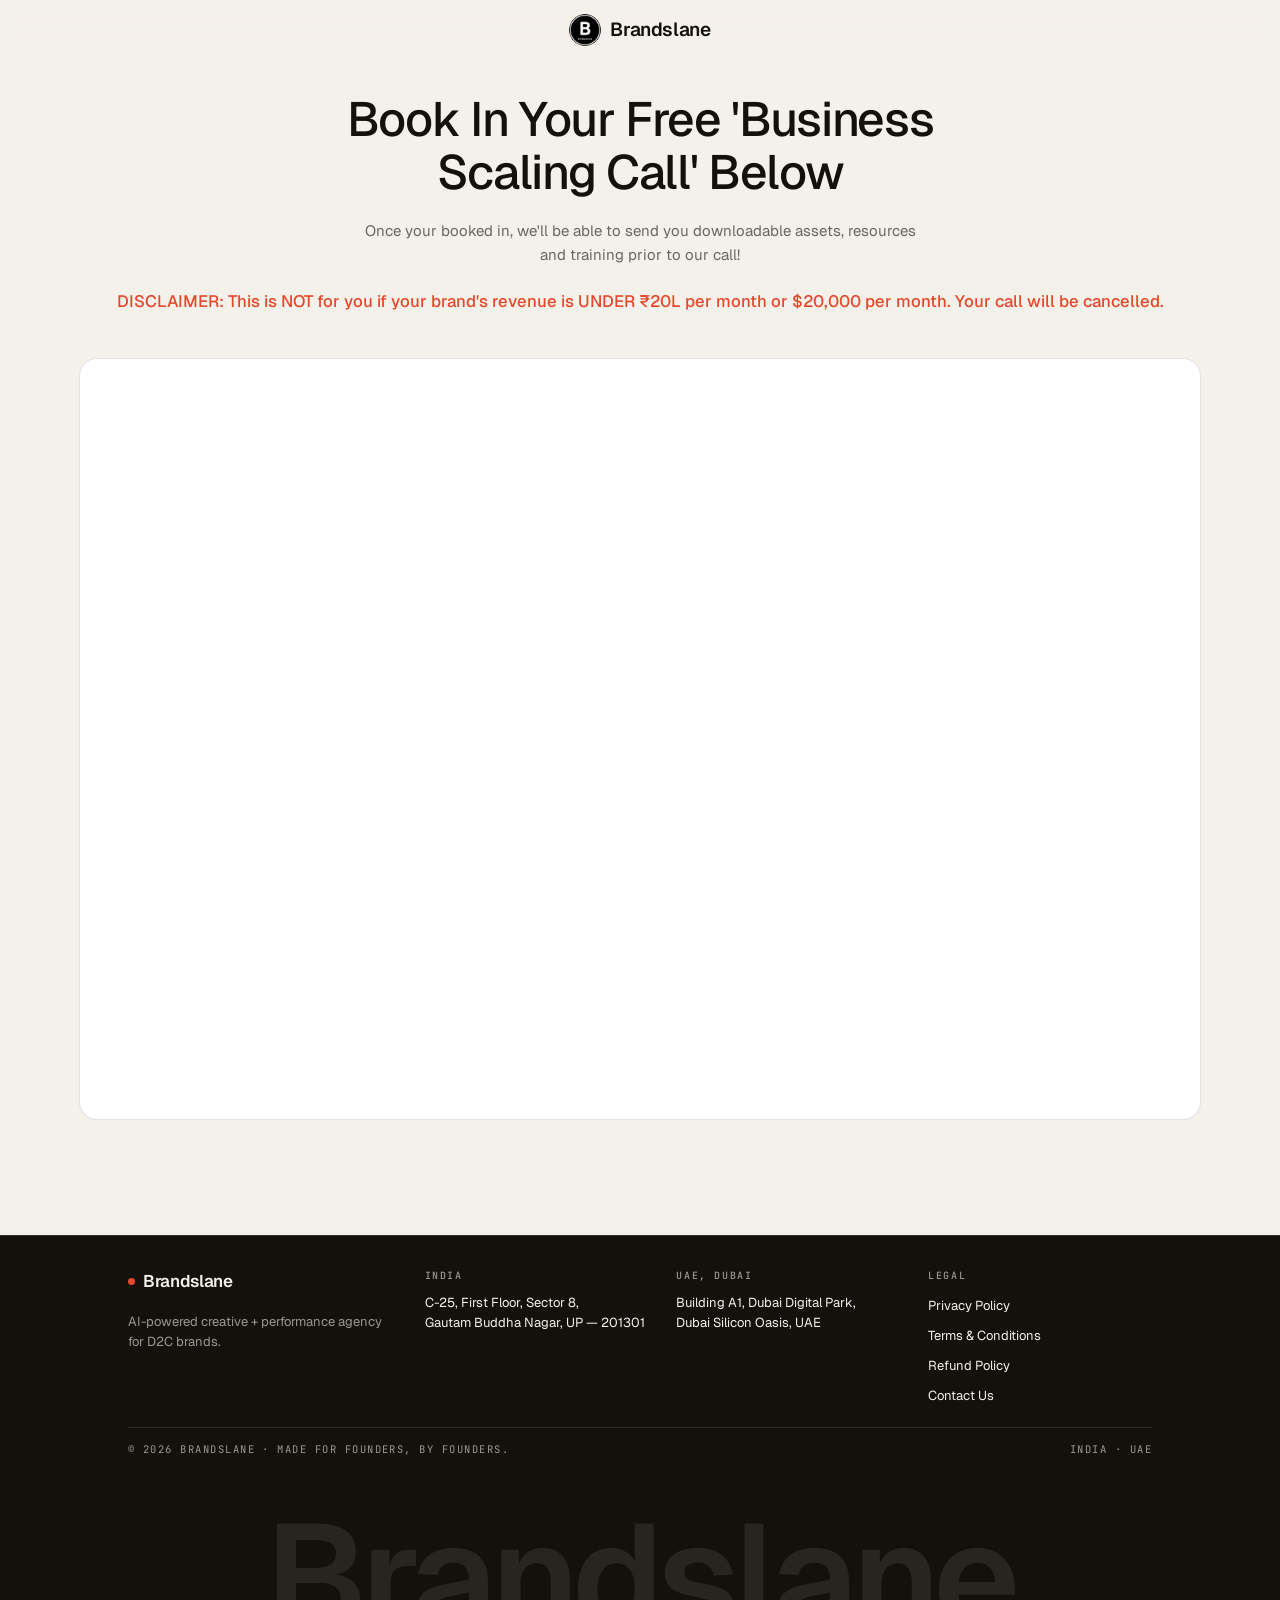
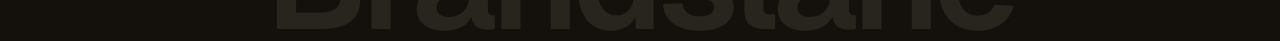
<file: book-a-call.html>
<!doctype html>
<html lang="en">
<head>
<meta charset="utf-8" />
<meta name="viewport" content="width=device-width, initial-scale=1" />
<title>Book a Call — Brandslane</title>
<meta name="description" content="Book your free 30-minute strategy call with Brandslane." />
<link rel="preconnect" href="https://fonts.googleapis.com" />
<link rel="preconnect" href="https://fonts.gstatic.com" crossorigin />
<link href="https://fonts.googleapis.com/css2?family=Geist:wght@300;400;500;600;700&family=Instrument+Serif:ital@0;1&family=JetBrains+Mono:wght@400;500&display=swap" rel="stylesheet" />
<!-- Meta Pixel -->
<script>
!function(f,b,e,v,n,t,s){if(f.fbq)return;n=f.fbq=function(){n.callMethod?
n.callMethod.apply(n,arguments):n.queue.push(arguments)};if(!f._fbq)f._fbq=n;
n.push=n;n.loaded=!0;n.version='2.0';n.queue=[];t=b.createElement(e);t.async=!0;
t.src=v;s=b.getElementsByTagName(e)[0];s.parentNode.insertBefore(t,s)}(window,
document,'script','https://connect.facebook.net/en_US/fbevents.js');
fbq('init', '972598659845311');
// Helper: fires a pixel event with a unique eventID so Phase-2 CAPI can dedupe.
window.blTrack=function(name,params){var id;try{id=crypto.randomUUID();}catch(_){id='e'+Date.now()+'-'+Math.random().toString(16).slice(2);}fbq('track',name,params||{},{eventID:id});
  // PHASE 2 (CAPI): forward the same event+eventID to the relay for server-side dedupe.
  // try{navigator.sendBeacon('https://capi.brandslane.co/event',JSON.stringify({name:name,params:params||{},eventID:id,url:location.href,ts:Date.now()}));}catch(_){}
  return id;};
  blTrack('PageView');
  blTrack('Lead');
</script>
<noscript><img height="1" width="1" style="display:none" alt=""
src="https://www.facebook.com/tr?id=972598659845311&ev=PageView&noscript=1" /></noscript>
<!-- End Meta Pixel -->
<style>
:root{
  --bg:#F4F1EB; --bg-2:#ECE7DD; --surface:#FFFFFF;
  --ink:#14110C; --ink-2:#2A241B; --muted:rgba(20,17,12,0.62);
  --hairline:rgba(20,17,12,0.12); --hairline-strong:rgba(20,17,12,0.22);
  --accent:#E5482A; --accent-ink:#FFFFFF;
  --inverse-bg:#14110C; --inverse-bg-2:#1B1813; --inverse-ink:#F4F1EB;
  --inverse-muted:rgba(244,241,235,0.6); --inverse-hairline:rgba(244,241,235,0.12);
  --f-display:"Geist","Helvetica Neue",Helvetica,Arial,sans-serif;
  --f-serif:"Instrument Serif","Times New Roman",serif;
  --f-ui:"Geist","Helvetica Neue",Helvetica,Arial,sans-serif;
  --f-mono:"JetBrains Mono","SFMono-Regular",ui-monospace,monospace;
  --radius:12px; --radius-lg:18px;
}
*{box-sizing:border-box;}
html,body{margin:0;padding:0;}
html{scroll-behavior:smooth;}
body{background:var(--bg);color:var(--ink);font-family:var(--f-ui);font-size:16px;line-height:1.5;-webkit-font-smoothing:antialiased;text-rendering:optimizeLegibility;overflow-x:hidden;min-height:100vh;display:flex;flex-direction:column;}
img{display:block;max-width:100%;}
a{color:inherit;text-decoration:none;}
button{font:inherit;cursor:pointer;border:0;background:0;color:inherit;}
.wrap{width:80%;max-width:none;margin:0 auto;padding-inline:0;}
@media (max-width:760px){.wrap{width:92%;}}
.serif{font-family:var(--f-serif);font-style:italic;font-weight:400;letter-spacing:-0.01em;}
.serif.accent{color:var(--accent);}

/* Buttons */
.btn{display:inline-flex;align-items:center;gap:10px;padding:13px 20px;background:var(--accent);color:var(--accent-ink);border-radius:10px;font-weight:500;font-size:15px;letter-spacing:-0.005em;transition:transform .2s ease,background .2s ease,box-shadow .2s ease;}
.btn .arr{display:inline-flex;transition:transform .25s ease;}
.btn:hover{transform:translateY(-1px);box-shadow:0 10px 24px -10px rgba(229,72,42,0.5);}
.btn:hover .arr{transform:translateX(3px);}
.btn.lg{padding:16px 26px;font-size:16px;}
.btn.ghost{background:transparent;color:var(--ink);border:1px solid var(--hairline-strong);}
.btn.ghost:hover{background:var(--ink);color:var(--bg);border-color:var(--ink);box-shadow:none;}

/* Nav */
.nav{position:sticky;top:0;z-index:50;backdrop-filter:blur(14px) saturate(140%);-webkit-backdrop-filter:blur(14px) saturate(140%);background:color-mix(in oklab,var(--bg) 82%,transparent);border-bottom:1px solid var(--hairline);}
.nav-inner{width:80%;max-width:none;margin:0 auto;padding:14px 0;display:flex;align-items:center;justify-content:space-between;gap:24px;}
@media (max-width:760px){.nav-inner{width:92%;}}
.wordmark{font-family:var(--f-display);font-size:19px;font-weight:600;letter-spacing:-0.02em;display:inline-flex;align-items:center;gap:9px;}
.wordmark .logo-mark{width:28px;height:28px;border-radius:7px;background:var(--ink);color:var(--bg);display:inline-flex;align-items:center;justify-content:center;font-size:15px;font-weight:700;letter-spacing:0;flex-shrink:0;}
.nav-links{display:flex;gap:28px;align-items:center;}
.nav-links a{font-size:14px;color:var(--muted);transition:color .15s;}
.nav-links a:hover{color:var(--ink);}
.nav-cta-group{display:flex;align-items:center;gap:14px;}
.nav-cta-group .secondary{font-size:14px;color:var(--muted);}
.nav-cta-group .secondary:hover{color:var(--ink);}
.nav .btn{padding:10px 18px;font-size:14px;}
@media (max-width:760px){.nav-links{display:none;}.nav-cta-group .secondary{display:none;}}

/* Page shell */
.page-wrap{flex:1;width:min(840px,90%);margin:0 auto;padding:clamp(48px,7vw,96px) 0 clamp(72px,9vw,128px);}
.page-label{font-family:var(--f-mono);font-size:11px;letter-spacing:0.16em;text-transform:uppercase;color:var(--accent);font-weight:500;margin-bottom:18px;display:inline-flex;align-items:center;gap:8px;}
.page-label::before{content:"";width:6px;height:6px;border-radius:50%;background:var(--accent);display:inline-block;}
.page-title{font-family:var(--f-display);font-weight:500;font-size:clamp(36px,5vw,62px);line-height:1.04;letter-spacing:-0.028em;margin:0;color:var(--ink);}
.page-subtitle{margin:20px 0 0;font-size:clamp(15px,1.1vw,18px);line-height:1.6;color:var(--ink-2);max-width:58ch;}
.page-meta{margin:18px 0 0;font-family:var(--f-mono);font-size:11px;letter-spacing:0.14em;text-transform:uppercase;color:var(--muted);}

/* Book a call — text and Calendly box mirror home.brandslane.co/book-a-call */
.book-wrap{flex:1;width:min(1180px,92%);margin:0 auto;padding:clamp(48px,7vw,96px) 0 clamp(72px,9vw,128px);text-align:center;}
/* Headline sizes match home.brandslane.co/book-a-call: 48px desktop, 36px tablet, 28px phone */
.book-title{font-family:var(--f-display);font-weight:500;font-size:48px;line-height:1.1;letter-spacing:-0.028em;margin:0 auto;max-width:700px;color:var(--ink);text-wrap:balance;}
@media (max-width:1199px){.book-title{font-size:36px;max-width:660px;}}
@media (max-width:809px){.book-title{font-size:28px;}}
.book-sub{margin:20px auto 0;max-width:58ch;font-size:clamp(15px,1.15vw,18px);line-height:1.6;color:var(--muted);}
.book-sub.sub-phone{display:none;}
.book-disclaimer{margin:22px auto 0;max-width:1100px;font-size:clamp(15px,1.3vw,19px);font-weight:500;line-height:1.5;color:var(--accent);}
/* Calendly box: same clean card as the no-qualifier page (white, hairline border, 840px wide) */
.cal-embed{max-width:840px;margin:clamp(28px,4vw,44px) auto 0;border:1px solid var(--hairline);border-radius:var(--radius-lg);overflow:hidden;background:var(--surface);}
/* Starting heights before Calendly reports its real height (the script below then fits the box to each step) */
.calendly-inline-widget{height:1180px;}
/* Wide screens: Calendly puts the details left and the calendar right only when its frame is >= 1120px wide
   (measured 13 Nov 2026: 1119px stacks, 1120px side-by-side, at any height). 1122 = 1120 + the 1px borders. */
@media (min-width:1220px){.cal-embed{max-width:1122px;}.calendly-inline-widget{height:760px;}}
@media (max-width:809px){.book-sub.sub-desk{display:none;}.book-sub.sub-phone{display:block;}}

/* Legal / policy */
.policy-section{margin-top:clamp(34px,4vw,52px);}
.policy-section h2{font-family:var(--f-display);font-weight:500;font-size:clamp(20px,2vw,27px);line-height:1.2;letter-spacing:-0.02em;margin:0 0 16px;color:var(--ink);}
.policy-section p{font-size:16px;line-height:1.78;color:var(--ink-2);margin:0 0 16px;}
.policy-section p:last-child{margin-bottom:0;}
.policy-section p strong{color:var(--ink);font-weight:600;}
.policy-section a{color:var(--accent);font-weight:500;}
.policy-section a:hover{text-decoration:underline;}
.policy-divider{border:0;border-top:1px solid var(--hairline);margin:clamp(30px,4vw,46px) 0;}
.policy-contact-box{margin-top:clamp(40px,5vw,60px);background:var(--surface);border:1px solid var(--hairline);border-radius:var(--radius-lg);padding:clamp(22px,3vw,32px);}
.policy-contact-box p{margin:0;font-size:15.5px;line-height:1.7;color:var(--ink-2);}
.policy-contact-box a{color:var(--accent);font-weight:500;}

/* Contact */
.contact-grid{display:grid;grid-template-columns:repeat(3,1fr);gap:16px;margin-top:clamp(36px,4vw,52px);}
@media (max-width:760px){.contact-grid{grid-template-columns:1fr;}}
.contact-card{background:var(--surface);border:1px solid var(--hairline);border-radius:var(--radius-lg);padding:26px 24px;display:flex;flex-direction:column;gap:8px;transition:border-color .2s,transform .2s,box-shadow .2s;}
.contact-card:hover{border-color:var(--hairline-strong);transform:translateY(-3px);box-shadow:0 16px 32px -20px rgba(0,0,0,0.16);}
.contact-icon{width:42px;height:42px;border-radius:11px;background:color-mix(in oklab,var(--accent) 12%,var(--surface));color:var(--accent);display:inline-flex;align-items:center;justify-content:center;margin-bottom:8px;}
.contact-label{font-family:var(--f-mono);font-size:10.5px;letter-spacing:0.16em;text-transform:uppercase;color:var(--muted);}
.contact-value{font-family:var(--f-display);font-size:17px;font-weight:500;letter-spacing:-0.01em;color:var(--ink);transition:color .15s;}
a.contact-value:hover{color:var(--accent);}
.contact-note{font-size:13px;color:var(--muted);line-height:1.5;}
.section-heading{font-family:var(--f-display);font-weight:500;font-size:clamp(22px,2.4vw,30px);letter-spacing:-0.02em;margin:clamp(52px,6vw,76px) 0 24px;color:var(--ink);}
.address-grid{display:grid;grid-template-columns:repeat(2,1fr);gap:16px;}
@media (max-width:640px){.address-grid{grid-template-columns:1fr;}}
.address-card{background:var(--surface);border:1px solid var(--hairline);border-radius:var(--radius-lg);padding:24px 26px;}
.address-card strong{display:block;font-family:var(--f-display);font-size:16px;font-weight:600;letter-spacing:-0.01em;color:var(--ink);margin-bottom:10px;}
.address-card p{margin:0;font-size:14.5px;line-height:1.65;color:var(--ink-2);}

/* Thank you */
.ty-section{flex:1;display:flex;flex-direction:column;align-items:center;justify-content:center;text-align:center;padding:clamp(56px,8vw,110px) 0;}
.ty-section .container{width:min(820px,90%);margin:0 auto;}
.ty-eyebrow{font-family:var(--f-mono);font-size:11px;letter-spacing:0.16em;text-transform:uppercase;color:var(--accent);font-weight:500;display:inline-flex;align-items:center;gap:8px;margin-bottom:22px;}
.ty-eyebrow .pulse{width:7px;height:7px;border-radius:50%;background:#21B07B;box-shadow:0 0 0 0 rgba(33,176,123,.5);animation:typulse 2s ease-out infinite;}
@keyframes typulse{0%{box-shadow:0 0 0 0 rgba(33,176,123,.5);}70%{box-shadow:0 0 0 8px rgba(33,176,123,0);}100%{box-shadow:0 0 0 0 rgba(33,176,123,0);}}
.ty-heading{font-family:var(--f-display);font-weight:500;font-size:clamp(38px,5.4vw,68px);line-height:1.02;letter-spacing:-0.03em;margin:0;color:var(--ink);}
.ty-sub{margin:24px auto 0;font-size:clamp(15px,1.15vw,18px);line-height:1.6;color:var(--ink-2);max-width:54ch;}
.ty-video-wrap{margin:clamp(36px,4.5vw,56px) auto 0;}
.ty-video-container{position:relative;aspect-ratio:16/9;background:var(--bg-2);border:1px solid var(--hairline);border-radius:var(--radius-lg);overflow:hidden;}
.ty-video-container iframe,.ty-video-container video{position:absolute;inset:0;width:100%;height:100%;border:0;object-fit:cover;}
.ty-video-ph{position:absolute;inset:0;display:flex;flex-direction:column;align-items:center;justify-content:center;gap:10px;color:var(--muted);font-family:var(--f-mono);font-size:12px;letter-spacing:0.14em;text-transform:uppercase;}
.ty-video-ph svg{color:var(--accent);opacity:.8;}
.ty-video-ph small{font-size:10px;letter-spacing:0.1em;opacity:.7;text-transform:none;}
.ty-cta{margin-top:clamp(32px,4vw,48px);display:flex;justify-content:center;}

/* Footer (shared with the landing page) */
.inverse{background:var(--inverse-bg);color:var(--inverse-ink);--bg:var(--inverse-bg);--bg-2:var(--inverse-bg-2);--surface:var(--inverse-bg-2);--ink:var(--inverse-ink);--ink-2:var(--inverse-ink);--muted:var(--inverse-muted);--hairline:var(--inverse-hairline);--hairline-strong:rgba(244,241,235,0.22);}
.footer{border-top:1px solid var(--hairline);padding-block:32px 0;overflow:hidden;}
.footer-grid{display:grid;grid-template-columns:1.2fr 1fr 1fr 1fr;gap:28px;margin-bottom:20px;}
@media (max-width:980px){.footer-grid{grid-template-columns:1fr 1fr;}}
@media (max-width:560px){.footer-grid{grid-template-columns:1fr;}}
.footer h5{font-family:var(--f-mono);font-size:10px;letter-spacing:0.16em;text-transform:uppercase;color:var(--muted);margin:0 0 10px 0;font-weight:500;}
.footer ul{list-style:none;padding:0;margin:0;display:flex;flex-direction:column;gap:6px;}
.footer ul a,.footer-addr{color:var(--ink);font-size:13px;line-height:1.5;}
.footer ul a:hover{color:var(--accent);}
.footer-addr{font-style:normal;}
.footer-bottom{display:flex;justify-content:space-between;align-items:center;gap:16px;padding-top:14px;border-top:1px solid var(--hairline);flex-wrap:wrap;}
.footer-mega{position:relative;width:70%;max-width:1100px;margin:clamp(28px,4vw,48px) auto 0;overflow:hidden;pointer-events:none;user-select:none;text-align:center;height:clamp(64px,10.6vw,168px);display:flex;align-items:flex-start;justify-content:center;}
.footer-mega .word{font-family:var(--f-display);font-weight:600;font-size:clamp(56px,11.6vw,190px);line-height:1;letter-spacing:-0.04em;color:rgba(244,241,235,0.09);display:inline-block;white-space:nowrap;transform:translateY(-2%);}
@media (max-width:760px){.footer-mega{width:88%;height:15vw;}.footer-mega .word{font-size:16vw;}}
.footer-mark{font-family:var(--f-display);font-size:17px;font-weight:600;letter-spacing:-0.02em;margin:0;display:inline-flex;align-items:center;gap:8px;}
.footer-mark::before{content:"";width:7px;height:7px;border-radius:50%;background:var(--accent);}
.footer-meta{font-family:var(--f-mono);font-size:10.5px;letter-spacing:0.14em;text-transform:uppercase;color:var(--muted);}
/* Real logo (same as home.brandslane.co) instead of the "B" square */
.wordmark img.logo-mark{width:32px;height:32px;border-radius:50%;background:none;object-fit:contain;display:block;}
/* Booking page: logo only, centred, no divider line; headline sits higher */
.nav.nav-solo{border-bottom:0;}
.nav-solo .nav-inner{justify-content:center;}
.book-wrap{padding-top:clamp(16px,2.6vw,36px);}
</style>
<!-- Microsoft Clarity (project zgjtaookit). Skipped on local previews so testing never records sessions. -->
<script type="text/javascript">
(function (h) { if (location.protocol === 'file:' || h === 'localhost' || h === '0.0.0.0' || h === '[::1]' || /^127\./.test(h)) return;
    (function(c,l,a,r,i,t,y){
        c[a]=c[a]||function(){(c[a].q=c[a].q||[]).push(arguments)};
        t=l.createElement(r);t.async=1;t.src="https://www.clarity.ms/tag/"+i;
        y=l.getElementsByTagName(r)[0];y.parentNode.insertBefore(t,y);
    })(window, document, "clarity", "script", "zgjtaookit");
})(location.hostname);
</script>
<!-- End Microsoft Clarity -->
</head>
<body>
<nav class="nav nav-solo" aria-label="Primary">
  <div class="nav-inner">
    <a class="wordmark" href="index.html"><img class="logo-mark" src="Content/brand/brandslane-logo.png" alt="" aria-hidden="true" width="32" height="32" />Brandslane</a>
  </div>
</nav>
<main class="book-wrap">
  <h1 class="book-title">Book In Your Free 'Business Scaling Call' Below</h1>
  <p class="book-sub sub-desk">Once your booked in, we'll be able to send you downloadable assets, resources and training prior to our call!</p>
  <p class="book-sub sub-phone">Much faster growth in the next 3-6 months than your brand had in the last 1-2 years</p>
  <p class="book-disclaimer">DISCLAIMER: This is NOT for you if your brand's revenue is UNDER ₹20L per month or $20,000 per month. Your call will be cancelled.</p>
  <div class="cal-embed">
    <div class="calendly-inline-widget" data-url="https://calendly.com/brandslane/scaling-discovery-edt" style="min-width:320px;"></div>
  </div>
</main>
<footer class="footer inverse">
  <div class="wrap">
    <div class="footer-grid">
      <div>
        <span class="footer-mark" style="margin-bottom:10px;">Brandslane</span>
        <p style="color:var(--muted);max-width:30ch;line-height:1.5;font-size:13px;margin:8px 0 0;">AI-powered creative + performance agency for D2C brands.</p>
      </div>
      <div>
        <h5>India</h5>
        <address class="footer-addr">C-25, First Floor, Sector 8,<br/>Gautam Buddha Nagar, UP &mdash; 201301</address>
      </div>
      <div>
        <h5>UAE, Dubai</h5>
        <address class="footer-addr">Building A1, Dubai Digital Park,<br/>Dubai Silicon Oasis, UAE</address>
      </div>
      <div>
        <h5>Legal</h5>
        <ul>
          <li><a href="privacy-policy.html">Privacy Policy</a></li>
          <li><a href="terms-and-conditions.html">Terms &amp; Conditions</a></li>
          <li><a href="refund-policy.html">Refund Policy</a></li>
          <li><a href="contact-us.html">Contact Us</a></li>
        </ul>
      </div>
    </div>
    <div class="footer-bottom">
      <div class="footer-meta">&copy; 2026 Brandslane &middot; Made for founders, by founders.</div>
      <div class="footer-meta">India &middot; UAE</div>
    </div>
  </div>
  <div class="footer-mega" aria-hidden="true"><span class="word">Brandslane</span></div>
</footer>
<script type="text/javascript" src="https://assets.calendly.com/assets/external/widget.js" async></script>
<script>
/* When the Calendly booking completes, redirect to the thank-you page (Schedule fires there). */
window.addEventListener('message', function(e){
  if (e && e.data && typeof e.data.event === 'string' && e.data.event === 'calendly.event_scheduled') {
    window.location.href = 'typage.html';
  }
});
/* The Calendly box takes the full height of each step (calendar, times, form), so it never scrolls inside.
   Calendly's own data-resize applies its first reports (26px, then 2px, sent before it renders) and collapses the box,
   so heights under 400px are ignored. When Calendly swaps to a new screen (it settles shorter, e.g. the phone time list,
   or the form opens), the top of the box is brought back into view below the nav instead of leaving the visitor mid-way. */
(function(){
  var lastH = 0, timer;
  function showTop(box){
    var nav = document.querySelector('.nav'), offset = (nav ? nav.offsetHeight : 0) + 16, top = box.getBoundingClientRect().top;
    if (top < offset) window.scrollTo({ top: window.scrollY + top - offset, behavior: 'smooth' });
  }
  window.addEventListener('message', function(e){
    var box = document.querySelector('.cal-embed .calendly-inline-widget');
    if (!box || e.origin !== 'https://calendly.com' || !e.data || typeof e.data.event !== 'string') return;
    if (e.data.event === 'calendly.page_height') {
      var h = parseInt(e.data.payload && e.data.payload.height, 10);
      if (!(h >= 400)) return;
      box.style.height = h + 'px';
      clearTimeout(timer);
      timer = setTimeout(function(){ if (lastH && h < lastH) showTop(box); lastH = h; }, 250);
    } else if (e.data.event === 'calendly.date_and_time_selected') {
      showTop(box);
    }
  });
})();
</script>
</body>
</html>
</file>
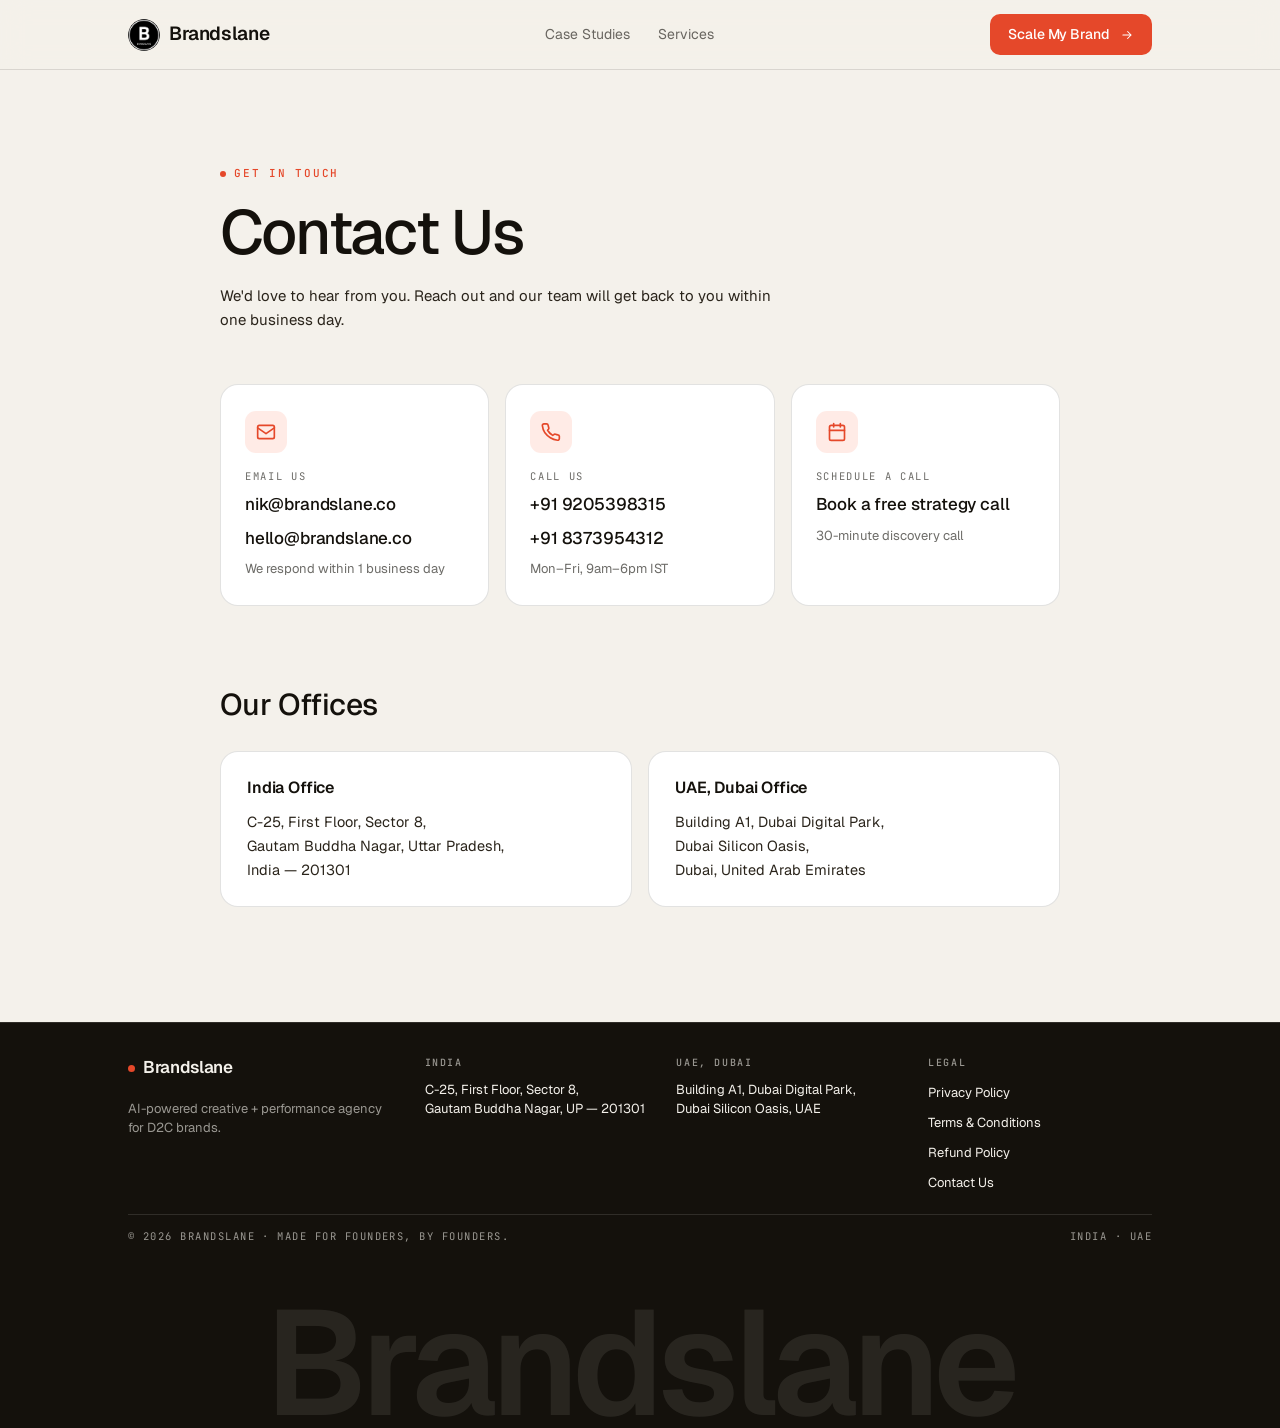
<file: contact-us.html>
<!doctype html>
<html lang="en">
<head>
<meta charset="utf-8" />
<meta name="viewport" content="width=device-width, initial-scale=1" />
<title>Contact Us — Brandslane</title>
<meta name="description" content="Get in touch with the Brandslane team — email, phone, or book a strategy call." />
<link rel="preconnect" href="https://fonts.googleapis.com" />
<link rel="preconnect" href="https://fonts.gstatic.com" crossorigin />
<link href="https://fonts.googleapis.com/css2?family=Geist:wght@300;400;500;600;700&family=Instrument+Serif:ital@0;1&family=JetBrains+Mono:wght@400;500&display=swap" rel="stylesheet" />
<!-- Meta Pixel -->
<script>
!function(f,b,e,v,n,t,s){if(f.fbq)return;n=f.fbq=function(){n.callMethod?
n.callMethod.apply(n,arguments):n.queue.push(arguments)};if(!f._fbq)f._fbq=n;
n.push=n;n.loaded=!0;n.version='2.0';n.queue=[];t=b.createElement(e);t.async=!0;
t.src=v;s=b.getElementsByTagName(e)[0];s.parentNode.insertBefore(t,s)}(window,
document,'script','https://connect.facebook.net/en_US/fbevents.js');
fbq('init', '972598659845311');
// Helper: fires a pixel event with a unique eventID so Phase-2 CAPI can dedupe.
window.blTrack=function(name,params){var id;try{id=crypto.randomUUID();}catch(_){id='e'+Date.now()+'-'+Math.random().toString(16).slice(2);}fbq('track',name,params||{},{eventID:id});
  // PHASE 2 (CAPI): forward the same event+eventID to the relay for server-side dedupe.
  // try{navigator.sendBeacon('https://capi.brandslane.co/event',JSON.stringify({name:name,params:params||{},eventID:id,url:location.href,ts:Date.now()}));}catch(_){}
  return id;};
  blTrack('PageView');
</script>
<noscript><img height="1" width="1" style="display:none" alt=""
src="https://www.facebook.com/tr?id=972598659845311&ev=PageView&noscript=1" /></noscript>
<!-- End Meta Pixel -->
<style>
:root{
  --bg:#F4F1EB; --bg-2:#ECE7DD; --surface:#FFFFFF;
  --ink:#14110C; --ink-2:#2A241B; --muted:rgba(20,17,12,0.62);
  --hairline:rgba(20,17,12,0.12); --hairline-strong:rgba(20,17,12,0.22);
  --accent:#E5482A; --accent-ink:#FFFFFF;
  --inverse-bg:#14110C; --inverse-bg-2:#1B1813; --inverse-ink:#F4F1EB;
  --inverse-muted:rgba(244,241,235,0.6); --inverse-hairline:rgba(244,241,235,0.12);
  --f-display:"Geist","Helvetica Neue",Helvetica,Arial,sans-serif;
  --f-serif:"Instrument Serif","Times New Roman",serif;
  --f-ui:"Geist","Helvetica Neue",Helvetica,Arial,sans-serif;
  --f-mono:"JetBrains Mono","SFMono-Regular",ui-monospace,monospace;
  --radius:12px; --radius-lg:18px;
}
*{box-sizing:border-box;}
html,body{margin:0;padding:0;}
html{scroll-behavior:smooth;}
body{background:var(--bg);color:var(--ink);font-family:var(--f-ui);font-size:16px;line-height:1.5;-webkit-font-smoothing:antialiased;text-rendering:optimizeLegibility;overflow-x:hidden;min-height:100vh;display:flex;flex-direction:column;}
img{display:block;max-width:100%;}
a{color:inherit;text-decoration:none;}
button{font:inherit;cursor:pointer;border:0;background:0;color:inherit;}
.wrap{width:80%;max-width:none;margin:0 auto;padding-inline:0;}
@media (max-width:760px){.wrap{width:92%;}}
.serif{font-family:var(--f-serif);font-style:italic;font-weight:400;letter-spacing:-0.01em;}
.serif.accent{color:var(--accent);}

/* Buttons */
.btn{display:inline-flex;align-items:center;gap:10px;padding:13px 20px;background:var(--accent);color:var(--accent-ink);border-radius:10px;font-weight:500;font-size:15px;letter-spacing:-0.005em;transition:transform .2s ease,background .2s ease,box-shadow .2s ease;}
.btn .arr{display:inline-flex;transition:transform .25s ease;}
.btn:hover{transform:translateY(-1px);box-shadow:0 10px 24px -10px rgba(229,72,42,0.5);}
.btn:hover .arr{transform:translateX(3px);}
.btn.lg{padding:16px 26px;font-size:16px;}
.btn.ghost{background:transparent;color:var(--ink);border:1px solid var(--hairline-strong);}
.btn.ghost:hover{background:var(--ink);color:var(--bg);border-color:var(--ink);box-shadow:none;}

/* Nav */
.nav{position:sticky;top:0;z-index:50;backdrop-filter:blur(14px) saturate(140%);-webkit-backdrop-filter:blur(14px) saturate(140%);background:color-mix(in oklab,var(--bg) 82%,transparent);border-bottom:1px solid var(--hairline);}
.nav-inner{width:80%;max-width:none;margin:0 auto;padding:14px 0;display:flex;align-items:center;justify-content:space-between;gap:24px;}
@media (max-width:760px){.nav-inner{width:92%;}}
.wordmark{font-family:var(--f-display);font-size:19px;font-weight:600;letter-spacing:-0.02em;display:inline-flex;align-items:center;gap:9px;}
.wordmark .logo-mark{width:28px;height:28px;border-radius:7px;background:var(--ink);color:var(--bg);display:inline-flex;align-items:center;justify-content:center;font-size:15px;font-weight:700;letter-spacing:0;flex-shrink:0;}
.nav-links{display:flex;gap:28px;align-items:center;}
.nav-links a{font-size:14px;color:var(--muted);transition:color .15s;}
.nav-links a:hover{color:var(--ink);}
.nav-cta-group{display:flex;align-items:center;gap:14px;}
.nav-cta-group .secondary{font-size:14px;color:var(--muted);}
.nav-cta-group .secondary:hover{color:var(--ink);}
.nav .btn{padding:10px 18px;font-size:14px;}
@media (max-width:760px){.nav-links{display:none;}.nav-cta-group .secondary{display:none;}}

/* Page shell */
.page-wrap{flex:1;width:min(840px,90%);margin:0 auto;padding:clamp(48px,7vw,96px) 0 clamp(72px,9vw,128px);}
.page-label{font-family:var(--f-mono);font-size:11px;letter-spacing:0.16em;text-transform:uppercase;color:var(--accent);font-weight:500;margin-bottom:18px;display:inline-flex;align-items:center;gap:8px;}
.page-label::before{content:"";width:6px;height:6px;border-radius:50%;background:var(--accent);display:inline-block;}
.page-title{font-family:var(--f-display);font-weight:500;font-size:clamp(36px,5vw,62px);line-height:1.04;letter-spacing:-0.028em;margin:0;color:var(--ink);}
.page-subtitle{margin:20px 0 0;font-size:clamp(15px,1.1vw,18px);line-height:1.6;color:var(--ink-2);max-width:58ch;}
.page-meta{margin:18px 0 0;font-family:var(--f-mono);font-size:11px;letter-spacing:0.14em;text-transform:uppercase;color:var(--muted);}

/* Legal / policy */
.policy-section{margin-top:clamp(34px,4vw,52px);}
.policy-section h2{font-family:var(--f-display);font-weight:500;font-size:clamp(20px,2vw,27px);line-height:1.2;letter-spacing:-0.02em;margin:0 0 16px;color:var(--ink);}
.policy-section p{font-size:16px;line-height:1.78;color:var(--ink-2);margin:0 0 16px;}
.policy-section p:last-child{margin-bottom:0;}
.policy-section p strong{color:var(--ink);font-weight:600;}
.policy-section a{color:var(--accent);font-weight:500;}
.policy-section a:hover{text-decoration:underline;}
.policy-divider{border:0;border-top:1px solid var(--hairline);margin:clamp(30px,4vw,46px) 0;}
.policy-contact-box{margin-top:clamp(40px,5vw,60px);background:var(--surface);border:1px solid var(--hairline);border-radius:var(--radius-lg);padding:clamp(22px,3vw,32px);}
.policy-contact-box p{margin:0;font-size:15.5px;line-height:1.7;color:var(--ink-2);}
.policy-contact-box a{color:var(--accent);font-weight:500;}

/* Contact */
.contact-grid{display:grid;grid-template-columns:repeat(3,1fr);gap:16px;margin-top:clamp(36px,4vw,52px);}
@media (max-width:760px){.contact-grid{grid-template-columns:1fr;}}
.contact-card{background:var(--surface);border:1px solid var(--hairline);border-radius:var(--radius-lg);padding:26px 24px;display:flex;flex-direction:column;gap:8px;transition:border-color .2s,transform .2s,box-shadow .2s;}
.contact-card:hover{border-color:var(--hairline-strong);transform:translateY(-3px);box-shadow:0 16px 32px -20px rgba(0,0,0,0.16);}
.contact-icon{width:42px;height:42px;border-radius:11px;background:color-mix(in oklab,var(--accent) 12%,var(--surface));color:var(--accent);display:inline-flex;align-items:center;justify-content:center;margin-bottom:8px;}
.contact-label{font-family:var(--f-mono);font-size:10.5px;letter-spacing:0.16em;text-transform:uppercase;color:var(--muted);}
.contact-value{font-family:var(--f-display);font-size:17px;font-weight:500;letter-spacing:-0.01em;color:var(--ink);transition:color .15s;}
a.contact-value:hover{color:var(--accent);}
.contact-note{font-size:13px;color:var(--muted);line-height:1.5;}
.section-heading{font-family:var(--f-display);font-weight:500;font-size:clamp(22px,2.4vw,30px);letter-spacing:-0.02em;margin:clamp(52px,6vw,76px) 0 24px;color:var(--ink);}
.address-grid{display:grid;grid-template-columns:repeat(2,1fr);gap:16px;}
@media (max-width:640px){.address-grid{grid-template-columns:1fr;}}
.address-card{background:var(--surface);border:1px solid var(--hairline);border-radius:var(--radius-lg);padding:24px 26px;}
.address-card strong{display:block;font-family:var(--f-display);font-size:16px;font-weight:600;letter-spacing:-0.01em;color:var(--ink);margin-bottom:10px;}
.address-card p{margin:0;font-size:14.5px;line-height:1.65;color:var(--ink-2);}

/* Thank you */
.ty-section{flex:1;display:flex;flex-direction:column;align-items:center;justify-content:center;text-align:center;padding:clamp(56px,8vw,110px) 0;}
.ty-section .container{width:min(820px,90%);margin:0 auto;}
.ty-eyebrow{font-family:var(--f-mono);font-size:11px;letter-spacing:0.16em;text-transform:uppercase;color:var(--accent);font-weight:500;display:inline-flex;align-items:center;gap:8px;margin-bottom:22px;}
.ty-eyebrow .pulse{width:7px;height:7px;border-radius:50%;background:#21B07B;box-shadow:0 0 0 0 rgba(33,176,123,.5);animation:typulse 2s ease-out infinite;}
@keyframes typulse{0%{box-shadow:0 0 0 0 rgba(33,176,123,.5);}70%{box-shadow:0 0 0 8px rgba(33,176,123,0);}100%{box-shadow:0 0 0 0 rgba(33,176,123,0);}}
.ty-heading{font-family:var(--f-display);font-weight:500;font-size:clamp(38px,5.4vw,68px);line-height:1.02;letter-spacing:-0.03em;margin:0;color:var(--ink);}
.ty-sub{margin:24px auto 0;font-size:clamp(15px,1.15vw,18px);line-height:1.6;color:var(--ink-2);max-width:54ch;}
.ty-video-wrap{margin:clamp(36px,4.5vw,56px) auto 0;}
.ty-video-container{position:relative;aspect-ratio:16/9;background:var(--bg-2);border:1px solid var(--hairline);border-radius:var(--radius-lg);overflow:hidden;}
.ty-video-container iframe,.ty-video-container video{position:absolute;inset:0;width:100%;height:100%;border:0;object-fit:cover;}
.ty-video-ph{position:absolute;inset:0;display:flex;flex-direction:column;align-items:center;justify-content:center;gap:10px;color:var(--muted);font-family:var(--f-mono);font-size:12px;letter-spacing:0.14em;text-transform:uppercase;}
.ty-video-ph svg{color:var(--accent);opacity:.8;}
.ty-video-ph small{font-size:10px;letter-spacing:0.1em;opacity:.7;text-transform:none;}
.ty-cta{margin-top:clamp(32px,4vw,48px);display:flex;justify-content:center;}

/* Footer (shared with the landing page) */
.inverse{background:var(--inverse-bg);color:var(--inverse-ink);--bg:var(--inverse-bg);--bg-2:var(--inverse-bg-2);--surface:var(--inverse-bg-2);--ink:var(--inverse-ink);--ink-2:var(--inverse-ink);--muted:var(--inverse-muted);--hairline:var(--inverse-hairline);--hairline-strong:rgba(244,241,235,0.22);}
.footer{border-top:1px solid var(--hairline);padding-block:32px 0;overflow:hidden;}
.footer-grid{display:grid;grid-template-columns:1.2fr 1fr 1fr 1fr;gap:28px;margin-bottom:20px;}
@media (max-width:980px){.footer-grid{grid-template-columns:1fr 1fr;}}
@media (max-width:560px){.footer-grid{grid-template-columns:1fr;}}
.footer h5{font-family:var(--f-mono);font-size:10px;letter-spacing:0.16em;text-transform:uppercase;color:var(--muted);margin:0 0 10px 0;font-weight:500;}
.footer ul{list-style:none;padding:0;margin:0;display:flex;flex-direction:column;gap:6px;}
.footer ul a,.footer-addr{color:var(--ink);font-size:13px;line-height:1.5;}
.footer ul a:hover{color:var(--accent);}
.footer-addr{font-style:normal;}
.footer-bottom{display:flex;justify-content:space-between;align-items:center;gap:16px;padding-top:14px;border-top:1px solid var(--hairline);flex-wrap:wrap;}
.footer-mega{position:relative;width:70%;max-width:1100px;margin:clamp(28px,4vw,48px) auto 0;overflow:hidden;pointer-events:none;user-select:none;text-align:center;height:clamp(64px,10.6vw,168px);display:flex;align-items:flex-start;justify-content:center;}
.footer-mega .word{font-family:var(--f-display);font-weight:600;font-size:clamp(56px,11.6vw,190px);line-height:1;letter-spacing:-0.04em;color:rgba(244,241,235,0.09);display:inline-block;white-space:nowrap;transform:translateY(-2%);}
@media (max-width:760px){.footer-mega{width:88%;height:15vw;}.footer-mega .word{font-size:16vw;}}
.footer-mark{font-family:var(--f-display);font-size:17px;font-weight:600;letter-spacing:-0.02em;margin:0;display:inline-flex;align-items:center;gap:8px;}
.footer-mark::before{content:"";width:7px;height:7px;border-radius:50%;background:var(--accent);}
.footer-meta{font-family:var(--f-mono);font-size:10.5px;letter-spacing:0.14em;text-transform:uppercase;color:var(--muted);}
/* Real logo (same as home.brandslane.co) instead of the "B" square */
.wordmark img.logo-mark{width:32px;height:32px;border-radius:50%;background:none;object-fit:contain;display:block;}
</style>
<!-- Microsoft Clarity (project zgjtaookit). Skipped on local previews so testing never records sessions. -->
<script type="text/javascript">
(function (h) { if (location.protocol === 'file:' || h === 'localhost' || h === '0.0.0.0' || h === '[::1]' || /^127\./.test(h)) return;
    (function(c,l,a,r,i,t,y){
        c[a]=c[a]||function(){(c[a].q=c[a].q||[]).push(arguments)};
        t=l.createElement(r);t.async=1;t.src="https://www.clarity.ms/tag/"+i;
        y=l.getElementsByTagName(r)[0];y.parentNode.insertBefore(t,y);
    })(window, document, "clarity", "script", "zgjtaookit");
})(location.hostname);
</script>
<!-- End Microsoft Clarity -->
</head>
<body>
<nav class="nav" aria-label="Primary">
  <div class="nav-inner">
    <a class="wordmark" href="index.html"><img class="logo-mark" src="Content/brand/brandslane-logo.png" alt="" aria-hidden="true" width="32" height="32" />Brandslane</a>
    <div class="nav-links">
      <a href="index.html#case-studies">Case Studies</a>
      <a href="index.html#services">Services</a>
    </div>
    <div class="nav-cta-group">
      <a class="btn" href="book-a-call.html">Scale My Brand <span class="arr" aria-hidden="true"><svg width="14" height="14" viewBox="0 0 24 24" fill="none"><path d="M5 12h14M13 6l6 6-6 6" stroke="currentColor" stroke-width="1.8" stroke-linecap="round" stroke-linejoin="round"/></svg></span></a>
    </div>
  </div>
</nav>
<main class="page-wrap">
<div class="page-label">Get In Touch</div>
  <h1 class="page-title">Contact Us</h1>
  <p class="page-subtitle">We'd love to hear from you. Reach out and our team will get back to you within one business day.</p>

  <div class="contact-grid">
    <div class="contact-card">
      <div class="contact-icon"><svg width="20" height="20" viewBox="0 0 24 24" fill="none" stroke="currentColor" stroke-width="2" stroke-linecap="round" stroke-linejoin="round" aria-hidden="true"><rect x="2" y="4" width="20" height="16" rx="2"/><path d="m2 7 10 7 10-7"/></svg></div>
      <div class="contact-label">Email Us</div>
      <a href="mailto:nik@brandslane.co" class="contact-value">nik@brandslane.co</a>
      <a href="mailto:hello@brandslane.co" class="contact-value">hello@brandslane.co</a>
      <div class="contact-note">We respond within 1 business day</div>
    </div>
    <div class="contact-card">
      <div class="contact-icon"><svg width="20" height="20" viewBox="0 0 24 24" fill="none" stroke="currentColor" stroke-width="2" stroke-linecap="round" stroke-linejoin="round" aria-hidden="true"><path d="M22 16.92v3a2 2 0 0 1-2.18 2 19.79 19.79 0 0 1-8.63-3.07A19.5 19.5 0 0 1 4.69 13a19.79 19.79 0 0 1-3.07-8.67A2 2 0 0 1 3.6 2.22h3a2 2 0 0 1 2 1.72 12.84 12.84 0 0 0 .7 2.81 2 2 0 0 1-.45 2.11L7.91 9.91a16 16 0 0 0 6.16 6.16l1.27-.91a2 2 0 0 1 2.11-.45 12.84 12.84 0 0 0 2.81.7A2 2 0 0 1 22 16.92z"/></svg></div>
      <div class="contact-label">Call Us</div>
      <a href="tel:+919205398315" class="contact-value">+91 9205398315</a>
      <a href="tel:+918373954312" class="contact-value">+91 8373954312</a>
      <div class="contact-note">Mon&ndash;Fri, 9am&ndash;6pm IST</div>
    </div>
    <div class="contact-card">
      <div class="contact-icon"><svg width="20" height="20" viewBox="0 0 24 24" fill="none" stroke="currentColor" stroke-width="2" stroke-linecap="round" stroke-linejoin="round" aria-hidden="true"><rect x="3" y="4" width="18" height="18" rx="2" ry="2"/><line x1="16" y1="2" x2="16" y2="6"/><line x1="8" y1="2" x2="8" y2="6"/><line x1="3" y1="10" x2="21" y2="10"/></svg></div>
      <div class="contact-label">Schedule a Call</div>
      <a href="book-a-call.html" target="_blank" rel="noopener" class="contact-value">Book a free strategy call</a>
      <div class="contact-note">30-minute discovery call</div>
    </div>
  </div>

  <h2 class="section-heading">Our Offices</h2>
  <div class="address-grid">
    <div class="address-card">
      <strong>India Office</strong>
      <p>C-25, First Floor, Sector 8,<br>Gautam Buddha Nagar, Uttar Pradesh,<br>India &mdash; 201301</p>
    </div>
    <div class="address-card">
      <strong>UAE, Dubai Office</strong>
      <p>Building A1, Dubai Digital Park,<br>Dubai Silicon Oasis,<br>Dubai, United Arab Emirates</p>
    </div>
  </div>
</main>
<footer class="footer inverse">
  <div class="wrap">
    <div class="footer-grid">
      <div>
        <span class="footer-mark" style="margin-bottom:10px;">Brandslane</span>
        <p style="color:var(--muted);max-width:30ch;line-height:1.5;font-size:13px;margin:8px 0 0;">AI-powered creative + performance agency for D2C brands.</p>
      </div>
      <div>
        <h5>India</h5>
        <address class="footer-addr">C-25, First Floor, Sector 8,<br/>Gautam Buddha Nagar, UP &mdash; 201301</address>
      </div>
      <div>
        <h5>UAE, Dubai</h5>
        <address class="footer-addr">Building A1, Dubai Digital Park,<br/>Dubai Silicon Oasis, UAE</address>
      </div>
      <div>
        <h5>Legal</h5>
        <ul>
          <li><a href="privacy-policy.html">Privacy Policy</a></li>
          <li><a href="terms-and-conditions.html">Terms &amp; Conditions</a></li>
          <li><a href="refund-policy.html">Refund Policy</a></li>
          <li><a href="contact-us.html">Contact Us</a></li>
        </ul>
      </div>
    </div>
    <div class="footer-bottom">
      <div class="footer-meta">&copy; 2026 Brandslane &middot; Made for founders, by founders.</div>
      <div class="footer-meta">India &middot; UAE</div>
    </div>
  </div>
  <div class="footer-mega" aria-hidden="true"><span class="word">Brandslane</span></div>
</footer>
</body>
</html>
</file>
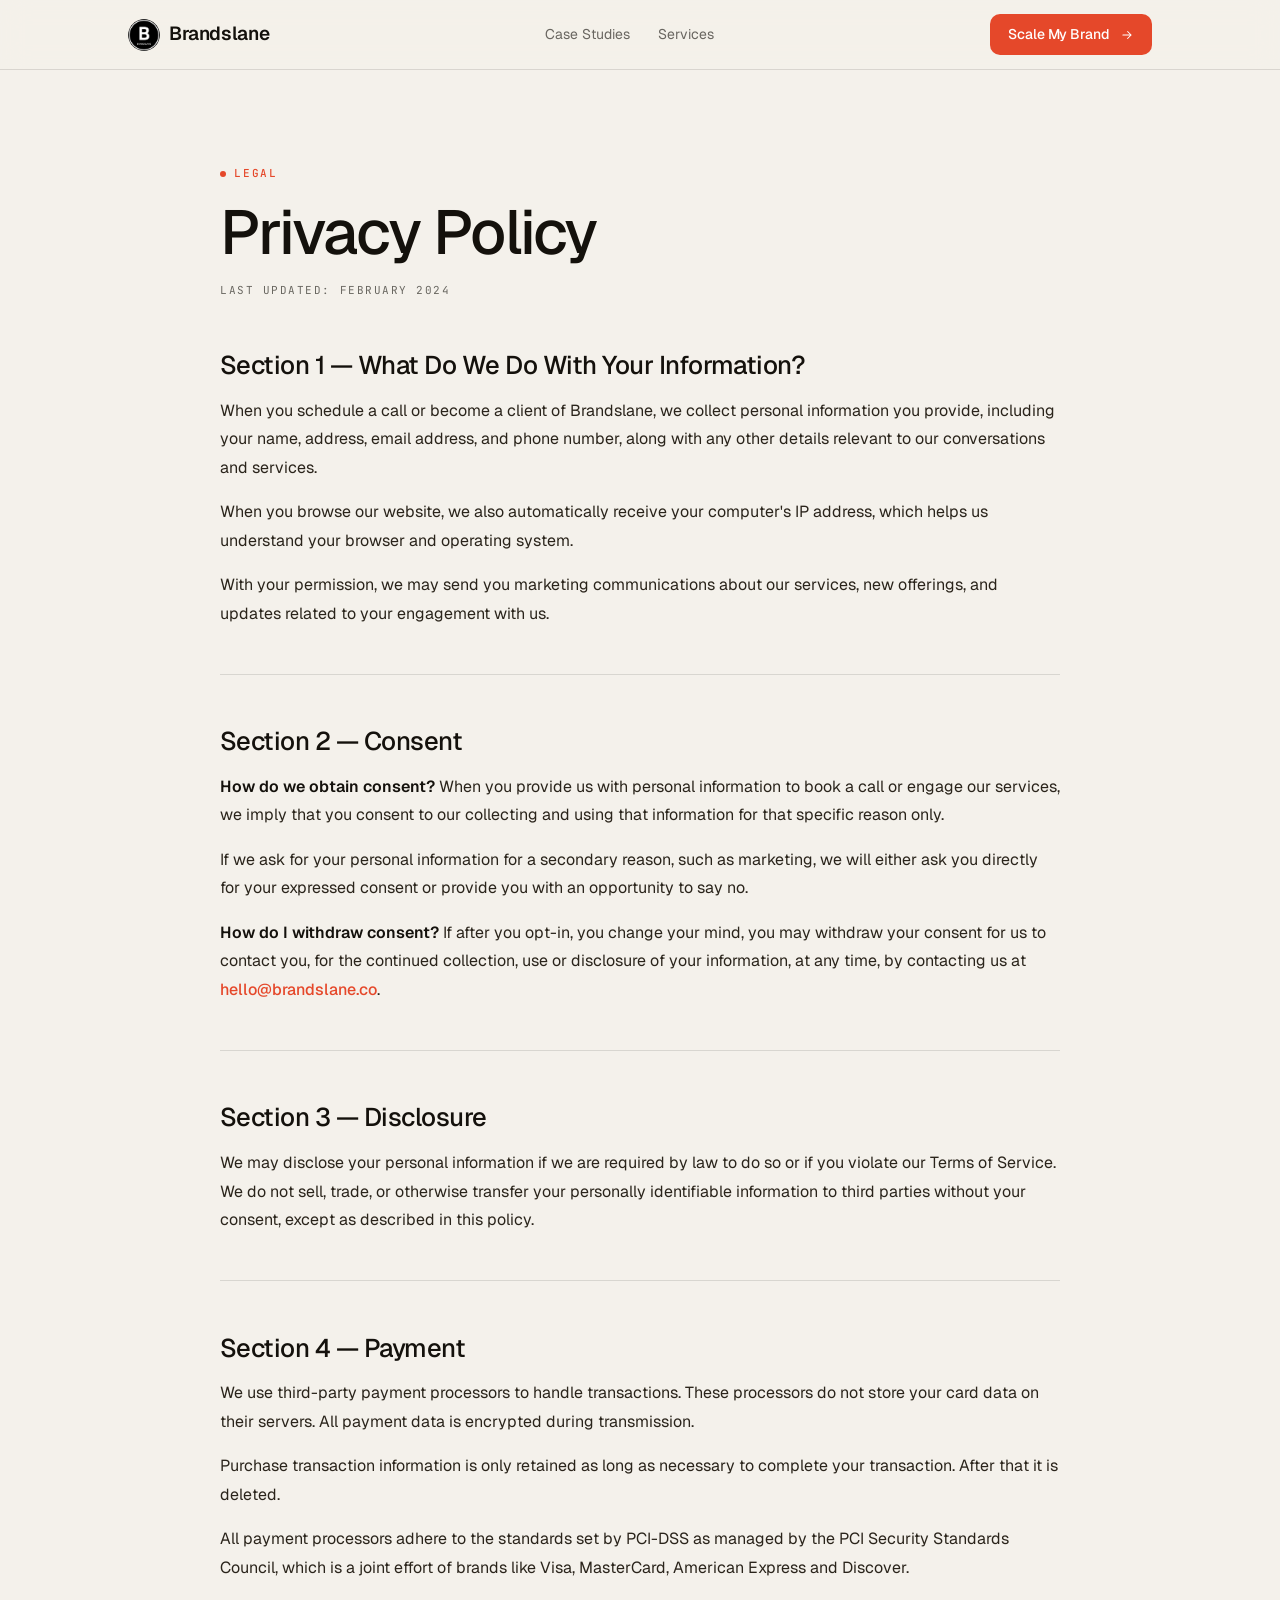
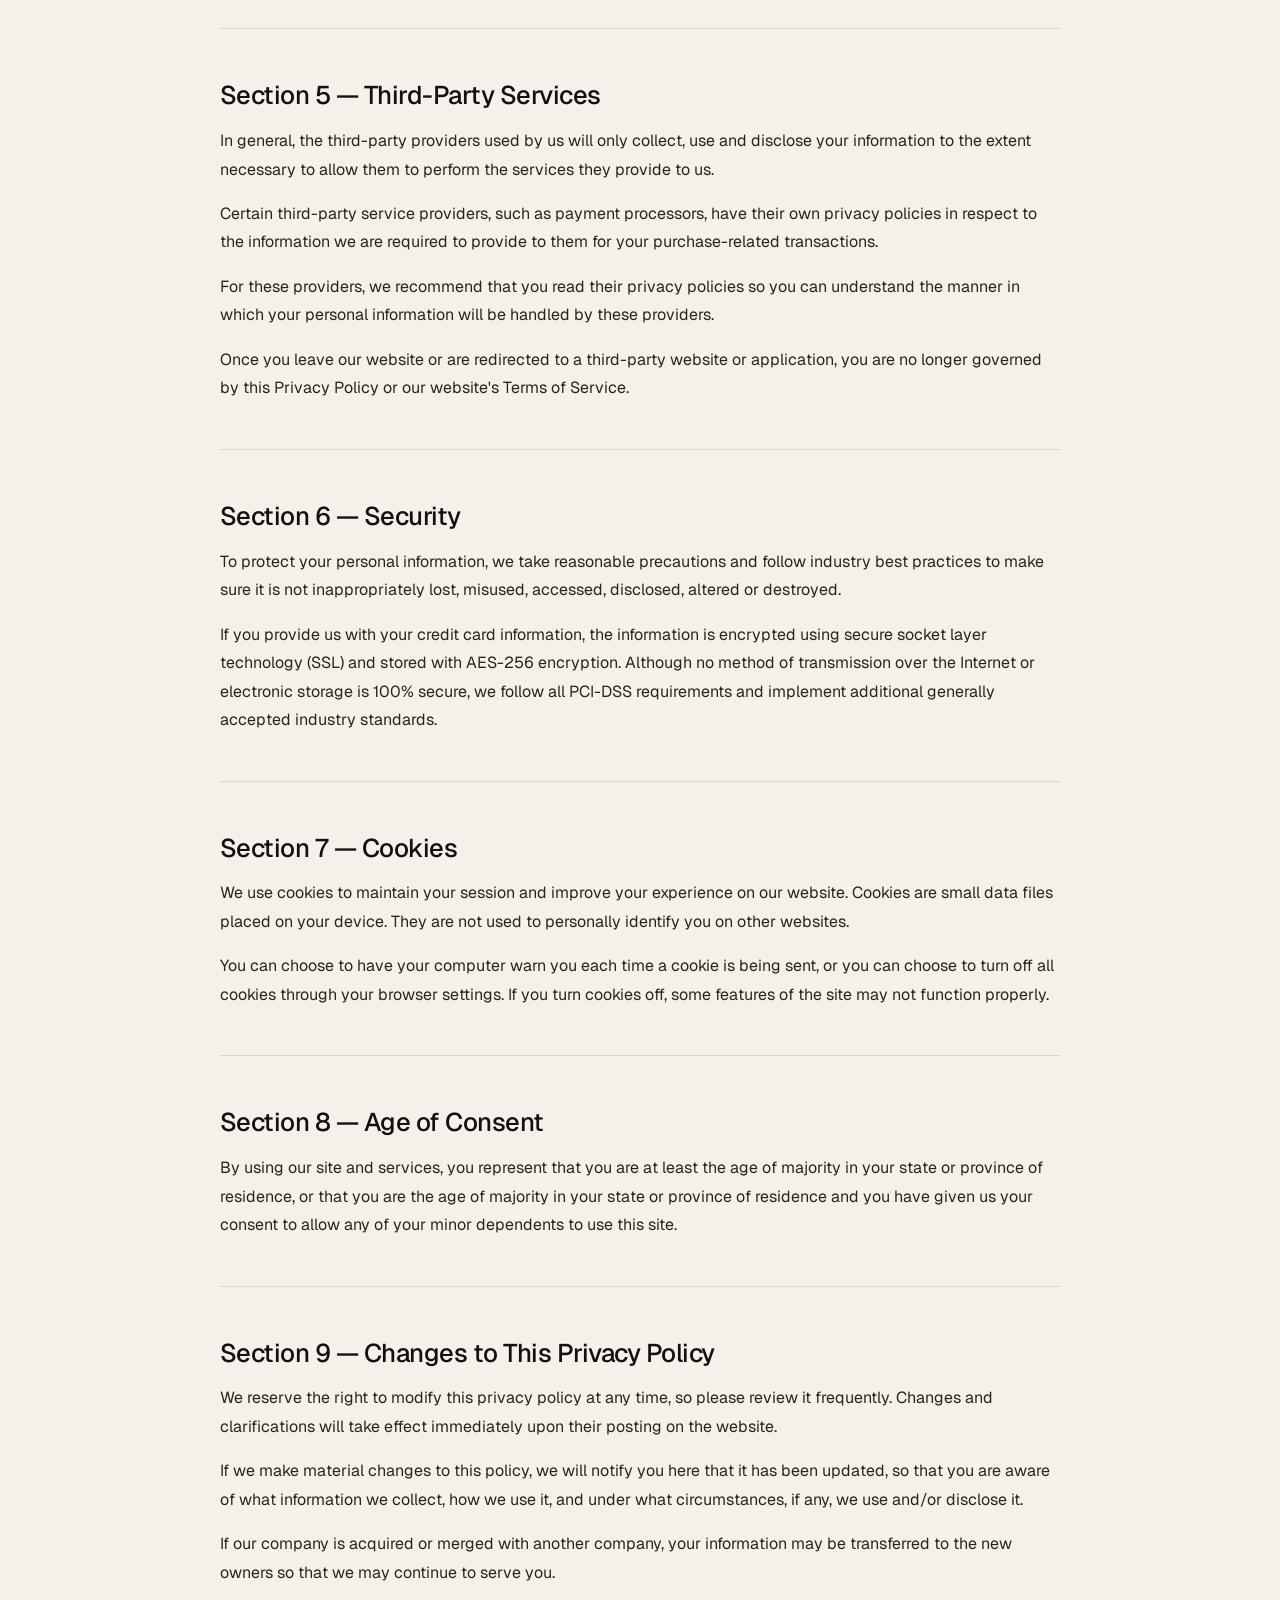
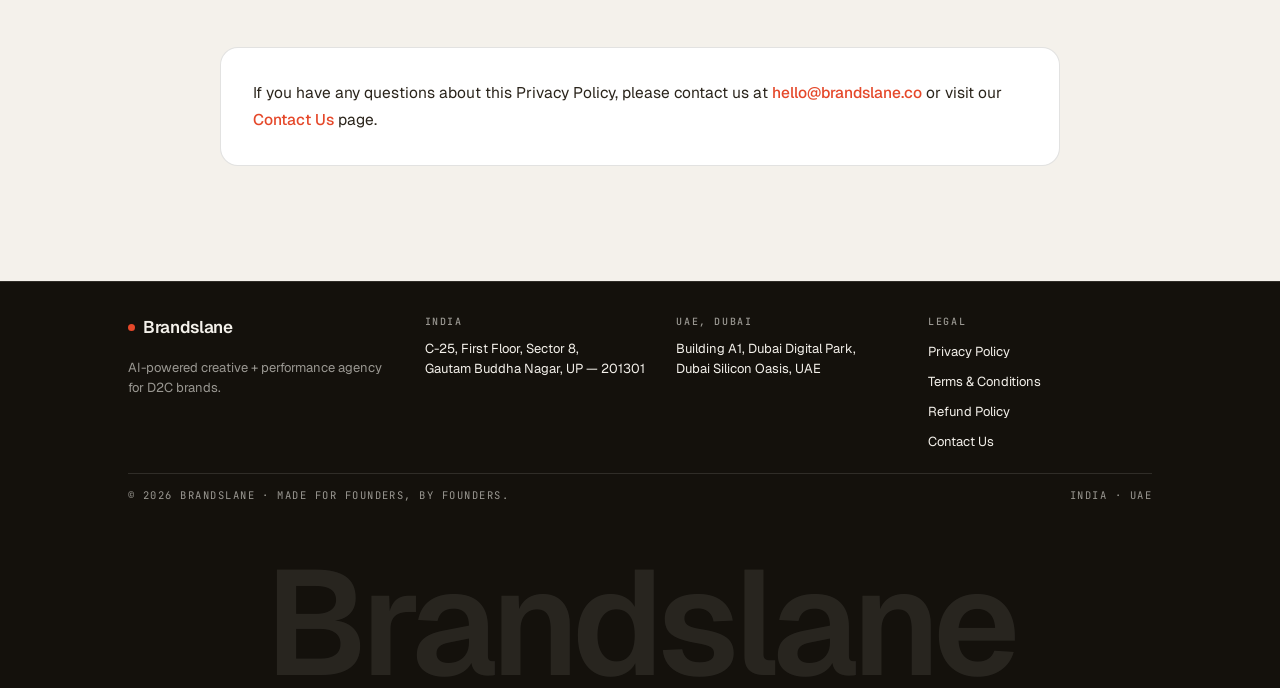
<file: privacy-policy.html>
<!doctype html>
<html lang="en">
<head>
<meta charset="utf-8" />
<meta name="viewport" content="width=device-width, initial-scale=1" />
<title>Privacy Policy — Brandslane</title>
<meta name="description" content="How Brandslane collects, uses, and protects your personal information." />
<link rel="preconnect" href="https://fonts.googleapis.com" />
<link rel="preconnect" href="https://fonts.gstatic.com" crossorigin />
<link href="https://fonts.googleapis.com/css2?family=Geist:wght@300;400;500;600;700&family=Instrument+Serif:ital@0;1&family=JetBrains+Mono:wght@400;500&display=swap" rel="stylesheet" />
<!-- Meta Pixel -->
<script>
!function(f,b,e,v,n,t,s){if(f.fbq)return;n=f.fbq=function(){n.callMethod?
n.callMethod.apply(n,arguments):n.queue.push(arguments)};if(!f._fbq)f._fbq=n;
n.push=n;n.loaded=!0;n.version='2.0';n.queue=[];t=b.createElement(e);t.async=!0;
t.src=v;s=b.getElementsByTagName(e)[0];s.parentNode.insertBefore(t,s)}(window,
document,'script','https://connect.facebook.net/en_US/fbevents.js');
fbq('init', '972598659845311');
// Helper: fires a pixel event with a unique eventID so Phase-2 CAPI can dedupe.
window.blTrack=function(name,params){var id;try{id=crypto.randomUUID();}catch(_){id='e'+Date.now()+'-'+Math.random().toString(16).slice(2);}fbq('track',name,params||{},{eventID:id});
  // PHASE 2 (CAPI): forward the same event+eventID to the relay for server-side dedupe.
  // try{navigator.sendBeacon('https://capi.brandslane.co/event',JSON.stringify({name:name,params:params||{},eventID:id,url:location.href,ts:Date.now()}));}catch(_){}
  return id;};
  blTrack('PageView');
</script>
<noscript><img height="1" width="1" style="display:none" alt=""
src="https://www.facebook.com/tr?id=972598659845311&ev=PageView&noscript=1" /></noscript>
<!-- End Meta Pixel -->
<style>
:root{
  --bg:#F4F1EB; --bg-2:#ECE7DD; --surface:#FFFFFF;
  --ink:#14110C; --ink-2:#2A241B; --muted:rgba(20,17,12,0.62);
  --hairline:rgba(20,17,12,0.12); --hairline-strong:rgba(20,17,12,0.22);
  --accent:#E5482A; --accent-ink:#FFFFFF;
  --inverse-bg:#14110C; --inverse-bg-2:#1B1813; --inverse-ink:#F4F1EB;
  --inverse-muted:rgba(244,241,235,0.6); --inverse-hairline:rgba(244,241,235,0.12);
  --f-display:"Geist","Helvetica Neue",Helvetica,Arial,sans-serif;
  --f-serif:"Instrument Serif","Times New Roman",serif;
  --f-ui:"Geist","Helvetica Neue",Helvetica,Arial,sans-serif;
  --f-mono:"JetBrains Mono","SFMono-Regular",ui-monospace,monospace;
  --radius:12px; --radius-lg:18px;
}
*{box-sizing:border-box;}
html,body{margin:0;padding:0;}
html{scroll-behavior:smooth;}
body{background:var(--bg);color:var(--ink);font-family:var(--f-ui);font-size:16px;line-height:1.5;-webkit-font-smoothing:antialiased;text-rendering:optimizeLegibility;overflow-x:hidden;min-height:100vh;display:flex;flex-direction:column;}
img{display:block;max-width:100%;}
a{color:inherit;text-decoration:none;}
button{font:inherit;cursor:pointer;border:0;background:0;color:inherit;}
.wrap{width:80%;max-width:none;margin:0 auto;padding-inline:0;}
@media (max-width:760px){.wrap{width:92%;}}
.serif{font-family:var(--f-serif);font-style:italic;font-weight:400;letter-spacing:-0.01em;}
.serif.accent{color:var(--accent);}

/* Buttons */
.btn{display:inline-flex;align-items:center;gap:10px;padding:13px 20px;background:var(--accent);color:var(--accent-ink);border-radius:10px;font-weight:500;font-size:15px;letter-spacing:-0.005em;transition:transform .2s ease,background .2s ease,box-shadow .2s ease;}
.btn .arr{display:inline-flex;transition:transform .25s ease;}
.btn:hover{transform:translateY(-1px);box-shadow:0 10px 24px -10px rgba(229,72,42,0.5);}
.btn:hover .arr{transform:translateX(3px);}
.btn.lg{padding:16px 26px;font-size:16px;}
.btn.ghost{background:transparent;color:var(--ink);border:1px solid var(--hairline-strong);}
.btn.ghost:hover{background:var(--ink);color:var(--bg);border-color:var(--ink);box-shadow:none;}

/* Nav */
.nav{position:sticky;top:0;z-index:50;backdrop-filter:blur(14px) saturate(140%);-webkit-backdrop-filter:blur(14px) saturate(140%);background:color-mix(in oklab,var(--bg) 82%,transparent);border-bottom:1px solid var(--hairline);}
.nav-inner{width:80%;max-width:none;margin:0 auto;padding:14px 0;display:flex;align-items:center;justify-content:space-between;gap:24px;}
@media (max-width:760px){.nav-inner{width:92%;}}
.wordmark{font-family:var(--f-display);font-size:19px;font-weight:600;letter-spacing:-0.02em;display:inline-flex;align-items:center;gap:9px;}
.wordmark .logo-mark{width:28px;height:28px;border-radius:7px;background:var(--ink);color:var(--bg);display:inline-flex;align-items:center;justify-content:center;font-size:15px;font-weight:700;letter-spacing:0;flex-shrink:0;}
.nav-links{display:flex;gap:28px;align-items:center;}
.nav-links a{font-size:14px;color:var(--muted);transition:color .15s;}
.nav-links a:hover{color:var(--ink);}
.nav-cta-group{display:flex;align-items:center;gap:14px;}
.nav-cta-group .secondary{font-size:14px;color:var(--muted);}
.nav-cta-group .secondary:hover{color:var(--ink);}
.nav .btn{padding:10px 18px;font-size:14px;}
@media (max-width:760px){.nav-links{display:none;}.nav-cta-group .secondary{display:none;}}

/* Page shell */
.page-wrap{flex:1;width:min(840px,90%);margin:0 auto;padding:clamp(48px,7vw,96px) 0 clamp(72px,9vw,128px);}
.page-label{font-family:var(--f-mono);font-size:11px;letter-spacing:0.16em;text-transform:uppercase;color:var(--accent);font-weight:500;margin-bottom:18px;display:inline-flex;align-items:center;gap:8px;}
.page-label::before{content:"";width:6px;height:6px;border-radius:50%;background:var(--accent);display:inline-block;}
.page-title{font-family:var(--f-display);font-weight:500;font-size:clamp(36px,5vw,62px);line-height:1.04;letter-spacing:-0.028em;margin:0;color:var(--ink);}
.page-subtitle{margin:20px 0 0;font-size:clamp(15px,1.1vw,18px);line-height:1.6;color:var(--ink-2);max-width:58ch;}
.page-meta{margin:18px 0 0;font-family:var(--f-mono);font-size:11px;letter-spacing:0.14em;text-transform:uppercase;color:var(--muted);}

/* Legal / policy */
.policy-section{margin-top:clamp(34px,4vw,52px);}
.policy-section h2{font-family:var(--f-display);font-weight:500;font-size:clamp(20px,2vw,27px);line-height:1.2;letter-spacing:-0.02em;margin:0 0 16px;color:var(--ink);}
.policy-section p{font-size:16px;line-height:1.78;color:var(--ink-2);margin:0 0 16px;}
.policy-section p:last-child{margin-bottom:0;}
.policy-section p strong{color:var(--ink);font-weight:600;}
.policy-section a{color:var(--accent);font-weight:500;}
.policy-section a:hover{text-decoration:underline;}
.policy-divider{border:0;border-top:1px solid var(--hairline);margin:clamp(30px,4vw,46px) 0;}
.policy-contact-box{margin-top:clamp(40px,5vw,60px);background:var(--surface);border:1px solid var(--hairline);border-radius:var(--radius-lg);padding:clamp(22px,3vw,32px);}
.policy-contact-box p{margin:0;font-size:15.5px;line-height:1.7;color:var(--ink-2);}
.policy-contact-box a{color:var(--accent);font-weight:500;}

/* Contact */
.contact-grid{display:grid;grid-template-columns:repeat(3,1fr);gap:16px;margin-top:clamp(36px,4vw,52px);}
@media (max-width:760px){.contact-grid{grid-template-columns:1fr;}}
.contact-card{background:var(--surface);border:1px solid var(--hairline);border-radius:var(--radius-lg);padding:26px 24px;display:flex;flex-direction:column;gap:8px;transition:border-color .2s,transform .2s,box-shadow .2s;}
.contact-card:hover{border-color:var(--hairline-strong);transform:translateY(-3px);box-shadow:0 16px 32px -20px rgba(0,0,0,0.16);}
.contact-icon{width:42px;height:42px;border-radius:11px;background:color-mix(in oklab,var(--accent) 12%,var(--surface));color:var(--accent);display:inline-flex;align-items:center;justify-content:center;margin-bottom:8px;}
.contact-label{font-family:var(--f-mono);font-size:10.5px;letter-spacing:0.16em;text-transform:uppercase;color:var(--muted);}
.contact-value{font-family:var(--f-display);font-size:17px;font-weight:500;letter-spacing:-0.01em;color:var(--ink);transition:color .15s;}
a.contact-value:hover{color:var(--accent);}
.contact-note{font-size:13px;color:var(--muted);line-height:1.5;}
.section-heading{font-family:var(--f-display);font-weight:500;font-size:clamp(22px,2.4vw,30px);letter-spacing:-0.02em;margin:clamp(52px,6vw,76px) 0 24px;color:var(--ink);}
.address-grid{display:grid;grid-template-columns:repeat(2,1fr);gap:16px;}
@media (max-width:640px){.address-grid{grid-template-columns:1fr;}}
.address-card{background:var(--surface);border:1px solid var(--hairline);border-radius:var(--radius-lg);padding:24px 26px;}
.address-card strong{display:block;font-family:var(--f-display);font-size:16px;font-weight:600;letter-spacing:-0.01em;color:var(--ink);margin-bottom:10px;}
.address-card p{margin:0;font-size:14.5px;line-height:1.65;color:var(--ink-2);}

/* Thank you */
.ty-section{flex:1;display:flex;flex-direction:column;align-items:center;justify-content:center;text-align:center;padding:clamp(56px,8vw,110px) 0;}
.ty-section .container{width:min(820px,90%);margin:0 auto;}
.ty-eyebrow{font-family:var(--f-mono);font-size:11px;letter-spacing:0.16em;text-transform:uppercase;color:var(--accent);font-weight:500;display:inline-flex;align-items:center;gap:8px;margin-bottom:22px;}
.ty-eyebrow .pulse{width:7px;height:7px;border-radius:50%;background:#21B07B;box-shadow:0 0 0 0 rgba(33,176,123,.5);animation:typulse 2s ease-out infinite;}
@keyframes typulse{0%{box-shadow:0 0 0 0 rgba(33,176,123,.5);}70%{box-shadow:0 0 0 8px rgba(33,176,123,0);}100%{box-shadow:0 0 0 0 rgba(33,176,123,0);}}
.ty-heading{font-family:var(--f-display);font-weight:500;font-size:clamp(38px,5.4vw,68px);line-height:1.02;letter-spacing:-0.03em;margin:0;color:var(--ink);}
.ty-sub{margin:24px auto 0;font-size:clamp(15px,1.15vw,18px);line-height:1.6;color:var(--ink-2);max-width:54ch;}
.ty-video-wrap{margin:clamp(36px,4.5vw,56px) auto 0;}
.ty-video-container{position:relative;aspect-ratio:16/9;background:var(--bg-2);border:1px solid var(--hairline);border-radius:var(--radius-lg);overflow:hidden;}
.ty-video-container iframe,.ty-video-container video{position:absolute;inset:0;width:100%;height:100%;border:0;object-fit:cover;}
.ty-video-ph{position:absolute;inset:0;display:flex;flex-direction:column;align-items:center;justify-content:center;gap:10px;color:var(--muted);font-family:var(--f-mono);font-size:12px;letter-spacing:0.14em;text-transform:uppercase;}
.ty-video-ph svg{color:var(--accent);opacity:.8;}
.ty-video-ph small{font-size:10px;letter-spacing:0.1em;opacity:.7;text-transform:none;}
.ty-cta{margin-top:clamp(32px,4vw,48px);display:flex;justify-content:center;}

/* Footer (shared with the landing page) */
.inverse{background:var(--inverse-bg);color:var(--inverse-ink);--bg:var(--inverse-bg);--bg-2:var(--inverse-bg-2);--surface:var(--inverse-bg-2);--ink:var(--inverse-ink);--ink-2:var(--inverse-ink);--muted:var(--inverse-muted);--hairline:var(--inverse-hairline);--hairline-strong:rgba(244,241,235,0.22);}
.footer{border-top:1px solid var(--hairline);padding-block:32px 0;overflow:hidden;}
.footer-grid{display:grid;grid-template-columns:1.2fr 1fr 1fr 1fr;gap:28px;margin-bottom:20px;}
@media (max-width:980px){.footer-grid{grid-template-columns:1fr 1fr;}}
@media (max-width:560px){.footer-grid{grid-template-columns:1fr;}}
.footer h5{font-family:var(--f-mono);font-size:10px;letter-spacing:0.16em;text-transform:uppercase;color:var(--muted);margin:0 0 10px 0;font-weight:500;}
.footer ul{list-style:none;padding:0;margin:0;display:flex;flex-direction:column;gap:6px;}
.footer ul a,.footer-addr{color:var(--ink);font-size:13px;line-height:1.5;}
.footer ul a:hover{color:var(--accent);}
.footer-addr{font-style:normal;}
.footer-bottom{display:flex;justify-content:space-between;align-items:center;gap:16px;padding-top:14px;border-top:1px solid var(--hairline);flex-wrap:wrap;}
.footer-mega{position:relative;width:70%;max-width:1100px;margin:clamp(28px,4vw,48px) auto 0;overflow:hidden;pointer-events:none;user-select:none;text-align:center;height:clamp(64px,10.6vw,168px);display:flex;align-items:flex-start;justify-content:center;}
.footer-mega .word{font-family:var(--f-display);font-weight:600;font-size:clamp(56px,11.6vw,190px);line-height:1;letter-spacing:-0.04em;color:rgba(244,241,235,0.09);display:inline-block;white-space:nowrap;transform:translateY(-2%);}
@media (max-width:760px){.footer-mega{width:88%;height:15vw;}.footer-mega .word{font-size:16vw;}}
.footer-mark{font-family:var(--f-display);font-size:17px;font-weight:600;letter-spacing:-0.02em;margin:0;display:inline-flex;align-items:center;gap:8px;}
.footer-mark::before{content:"";width:7px;height:7px;border-radius:50%;background:var(--accent);}
.footer-meta{font-family:var(--f-mono);font-size:10.5px;letter-spacing:0.14em;text-transform:uppercase;color:var(--muted);}
/* Real logo (same as home.brandslane.co) instead of the "B" square */
.wordmark img.logo-mark{width:32px;height:32px;border-radius:50%;background:none;object-fit:contain;display:block;}
</style>
<!-- Microsoft Clarity (project zgjtaookit). Skipped on local previews so testing never records sessions. -->
<script type="text/javascript">
(function (h) { if (location.protocol === 'file:' || h === 'localhost' || h === '0.0.0.0' || h === '[::1]' || /^127\./.test(h)) return;
    (function(c,l,a,r,i,t,y){
        c[a]=c[a]||function(){(c[a].q=c[a].q||[]).push(arguments)};
        t=l.createElement(r);t.async=1;t.src="https://www.clarity.ms/tag/"+i;
        y=l.getElementsByTagName(r)[0];y.parentNode.insertBefore(t,y);
    })(window, document, "clarity", "script", "zgjtaookit");
})(location.hostname);
</script>
<!-- End Microsoft Clarity -->
</head>
<body>
<nav class="nav" aria-label="Primary">
  <div class="nav-inner">
    <a class="wordmark" href="index.html"><img class="logo-mark" src="Content/brand/brandslane-logo.png" alt="" aria-hidden="true" width="32" height="32" />Brandslane</a>
    <div class="nav-links">
      <a href="index.html#case-studies">Case Studies</a>
      <a href="index.html#services">Services</a>
    </div>
    <div class="nav-cta-group">
      <a class="btn" href="book-a-call.html">Scale My Brand <span class="arr" aria-hidden="true"><svg width="14" height="14" viewBox="0 0 24 24" fill="none"><path d="M5 12h14M13 6l6 6-6 6" stroke="currentColor" stroke-width="1.8" stroke-linecap="round" stroke-linejoin="round"/></svg></span></a>
    </div>
  </div>
</nav>
<main class="page-wrap">
<div class="page-label">Legal</div>
  <h1 class="page-title">Privacy Policy</h1>
  <p class="page-meta">Last updated: February 2024</p>

  <div class="policy-section">
    <h2>Section 1 &mdash; What Do We Do With Your Information?</h2>
    <p>When you schedule a call or become a client of Brandslane, we collect personal information you provide, including your name, address, email address, and phone number, along with any other details relevant to our conversations and services.</p>
    <p>When you browse our website, we also automatically receive your computer's IP address, which helps us understand your browser and operating system.</p>
    <p>With your permission, we may send you marketing communications about our services, new offerings, and updates related to your engagement with us.</p>
  </div>
  <hr class="policy-divider">
  <div class="policy-section">
    <h2>Section 2 &mdash; Consent</h2>
    <p><strong>How do we obtain consent?</strong> When you provide us with personal information to book a call or engage our services, we imply that you consent to our collecting and using that information for that specific reason only.</p>
    <p>If we ask for your personal information for a secondary reason, such as marketing, we will either ask you directly for your expressed consent or provide you with an opportunity to say no.</p>
    <p><strong>How do I withdraw consent?</strong> If after you opt-in, you change your mind, you may withdraw your consent for us to contact you, for the continued collection, use or disclosure of your information, at any time, by contacting us at <a href="mailto:hello@brandslane.co">hello@brandslane.co</a>.</p>
  </div>
  <hr class="policy-divider">
  <div class="policy-section">
    <h2>Section 3 &mdash; Disclosure</h2>
    <p>We may disclose your personal information if we are required by law to do so or if you violate our Terms of Service. We do not sell, trade, or otherwise transfer your personally identifiable information to third parties without your consent, except as described in this policy.</p>
  </div>
  <hr class="policy-divider">
  <div class="policy-section">
    <h2>Section 4 &mdash; Payment</h2>
    <p>We use third-party payment processors to handle transactions. These processors do not store your card data on their servers. All payment data is encrypted during transmission.</p>
    <p>Purchase transaction information is only retained as long as necessary to complete your transaction. After that it is deleted.</p>
    <p>All payment processors adhere to the standards set by PCI-DSS as managed by the PCI Security Standards Council, which is a joint effort of brands like Visa, MasterCard, American Express and Discover.</p>
  </div>
  <hr class="policy-divider">
  <div class="policy-section">
    <h2>Section 5 &mdash; Third-Party Services</h2>
    <p>In general, the third-party providers used by us will only collect, use and disclose your information to the extent necessary to allow them to perform the services they provide to us.</p>
    <p>Certain third-party service providers, such as payment processors, have their own privacy policies in respect to the information we are required to provide to them for your purchase-related transactions.</p>
    <p>For these providers, we recommend that you read their privacy policies so you can understand the manner in which your personal information will be handled by these providers.</p>
    <p>Once you leave our website or are redirected to a third-party website or application, you are no longer governed by this Privacy Policy or our website's Terms of Service.</p>
  </div>
  <hr class="policy-divider">
  <div class="policy-section">
    <h2>Section 6 &mdash; Security</h2>
    <p>To protect your personal information, we take reasonable precautions and follow industry best practices to make sure it is not inappropriately lost, misused, accessed, disclosed, altered or destroyed.</p>
    <p>If you provide us with your credit card information, the information is encrypted using secure socket layer technology (SSL) and stored with AES-256 encryption. Although no method of transmission over the Internet or electronic storage is 100% secure, we follow all PCI-DSS requirements and implement additional generally accepted industry standards.</p>
  </div>
  <hr class="policy-divider">
  <div class="policy-section">
    <h2>Section 7 &mdash; Cookies</h2>
    <p>We use cookies to maintain your session and improve your experience on our website. Cookies are small data files placed on your device. They are not used to personally identify you on other websites.</p>
    <p>You can choose to have your computer warn you each time a cookie is being sent, or you can choose to turn off all cookies through your browser settings. If you turn cookies off, some features of the site may not function properly.</p>
  </div>
  <hr class="policy-divider">
  <div class="policy-section">
    <h2>Section 8 &mdash; Age of Consent</h2>
    <p>By using our site and services, you represent that you are at least the age of majority in your state or province of residence, or that you are the age of majority in your state or province of residence and you have given us your consent to allow any of your minor dependents to use this site.</p>
  </div>
  <hr class="policy-divider">
  <div class="policy-section">
    <h2>Section 9 &mdash; Changes to This Privacy Policy</h2>
    <p>We reserve the right to modify this privacy policy at any time, so please review it frequently. Changes and clarifications will take effect immediately upon their posting on the website.</p>
    <p>If we make material changes to this policy, we will notify you here that it has been updated, so that you are aware of what information we collect, how we use it, and under what circumstances, if any, we use and/or disclose it.</p>
    <p>If our company is acquired or merged with another company, your information may be transferred to the new owners so that we may continue to serve you.</p>
  </div>
  <div class="policy-contact-box">
    <p>If you have any questions about this Privacy Policy, please contact us at <a href="mailto:hello@brandslane.co">hello@brandslane.co</a> or visit our <a href="contact-us.html">Contact Us</a> page.</p>
  </div>
</main>
<footer class="footer inverse">
  <div class="wrap">
    <div class="footer-grid">
      <div>
        <span class="footer-mark" style="margin-bottom:10px;">Brandslane</span>
        <p style="color:var(--muted);max-width:30ch;line-height:1.5;font-size:13px;margin:8px 0 0;">AI-powered creative + performance agency for D2C brands.</p>
      </div>
      <div>
        <h5>India</h5>
        <address class="footer-addr">C-25, First Floor, Sector 8,<br/>Gautam Buddha Nagar, UP &mdash; 201301</address>
      </div>
      <div>
        <h5>UAE, Dubai</h5>
        <address class="footer-addr">Building A1, Dubai Digital Park,<br/>Dubai Silicon Oasis, UAE</address>
      </div>
      <div>
        <h5>Legal</h5>
        <ul>
          <li><a href="privacy-policy.html">Privacy Policy</a></li>
          <li><a href="terms-and-conditions.html">Terms &amp; Conditions</a></li>
          <li><a href="refund-policy.html">Refund Policy</a></li>
          <li><a href="contact-us.html">Contact Us</a></li>
        </ul>
      </div>
    </div>
    <div class="footer-bottom">
      <div class="footer-meta">&copy; 2026 Brandslane &middot; Made for founders, by founders.</div>
      <div class="footer-meta">India &middot; UAE</div>
    </div>
  </div>
  <div class="footer-mega" aria-hidden="true"><span class="word">Brandslane</span></div>
</footer>
</body>
</html>
</file>
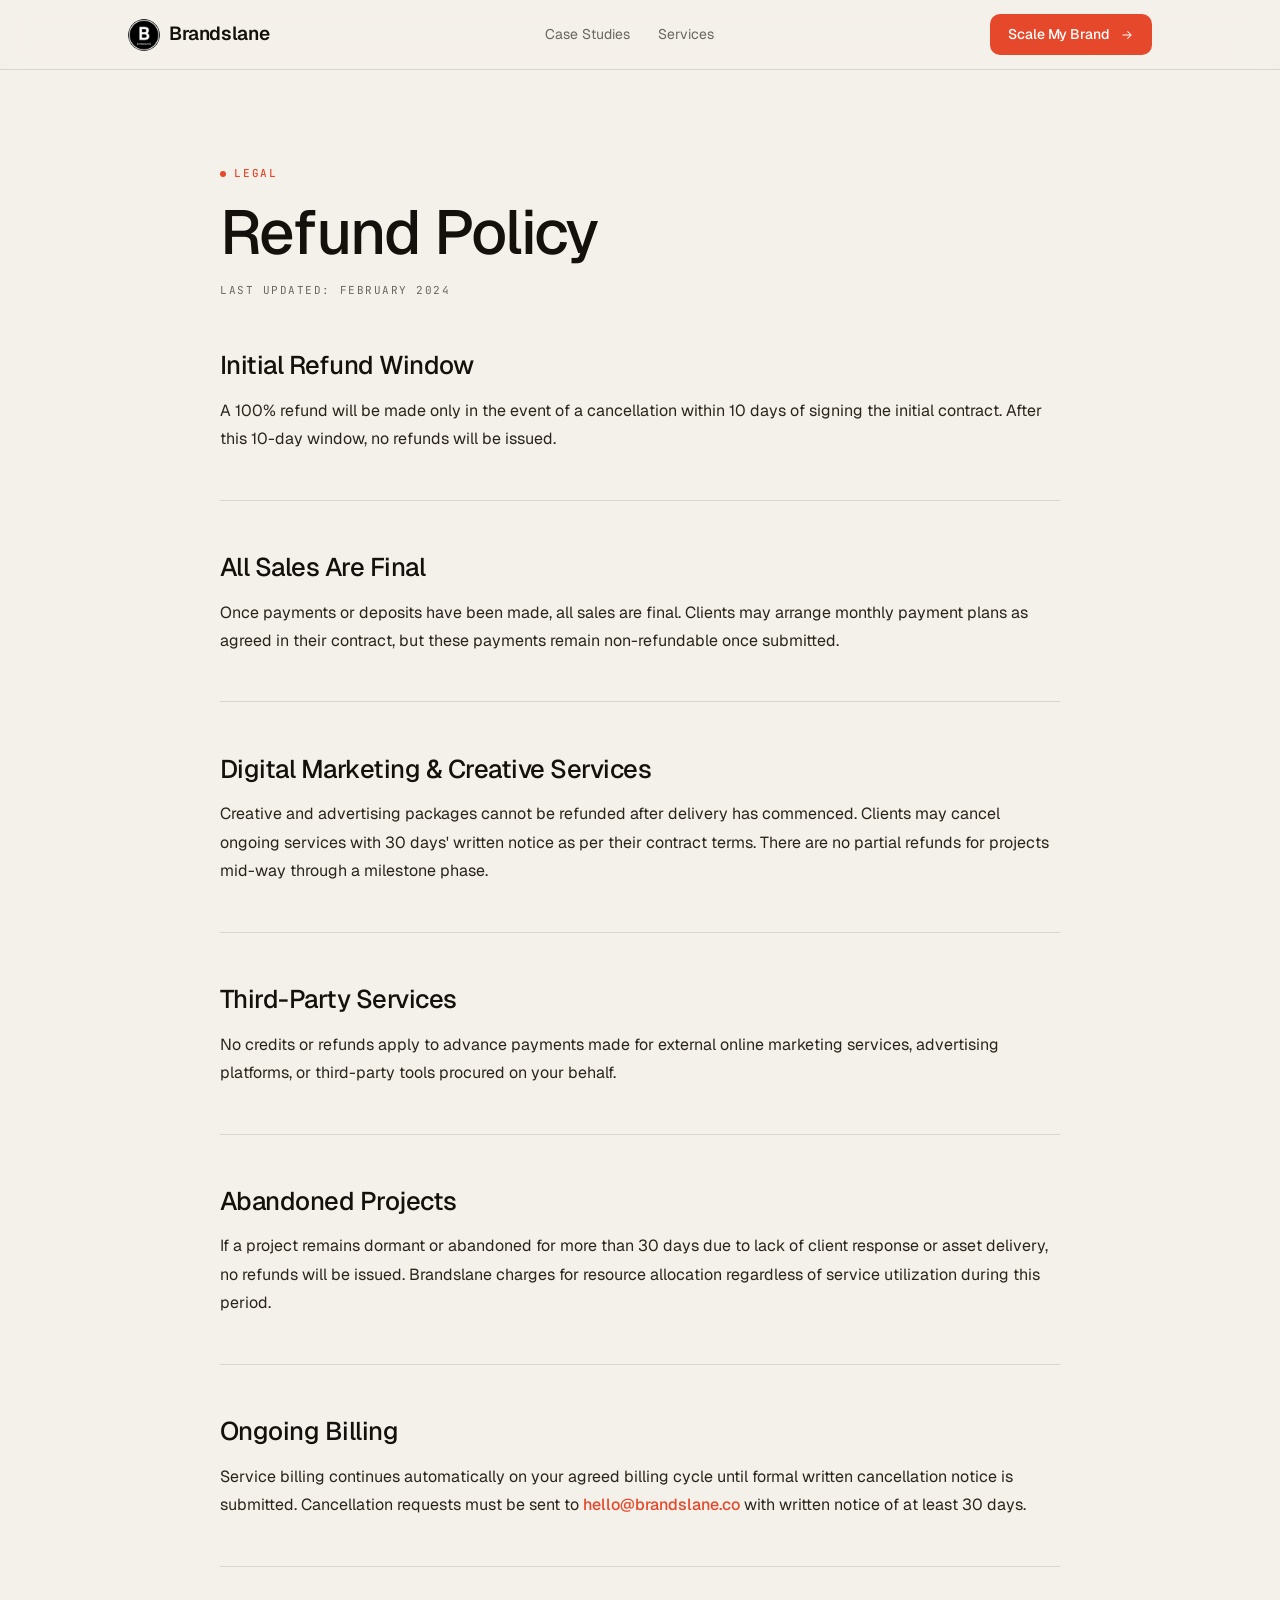
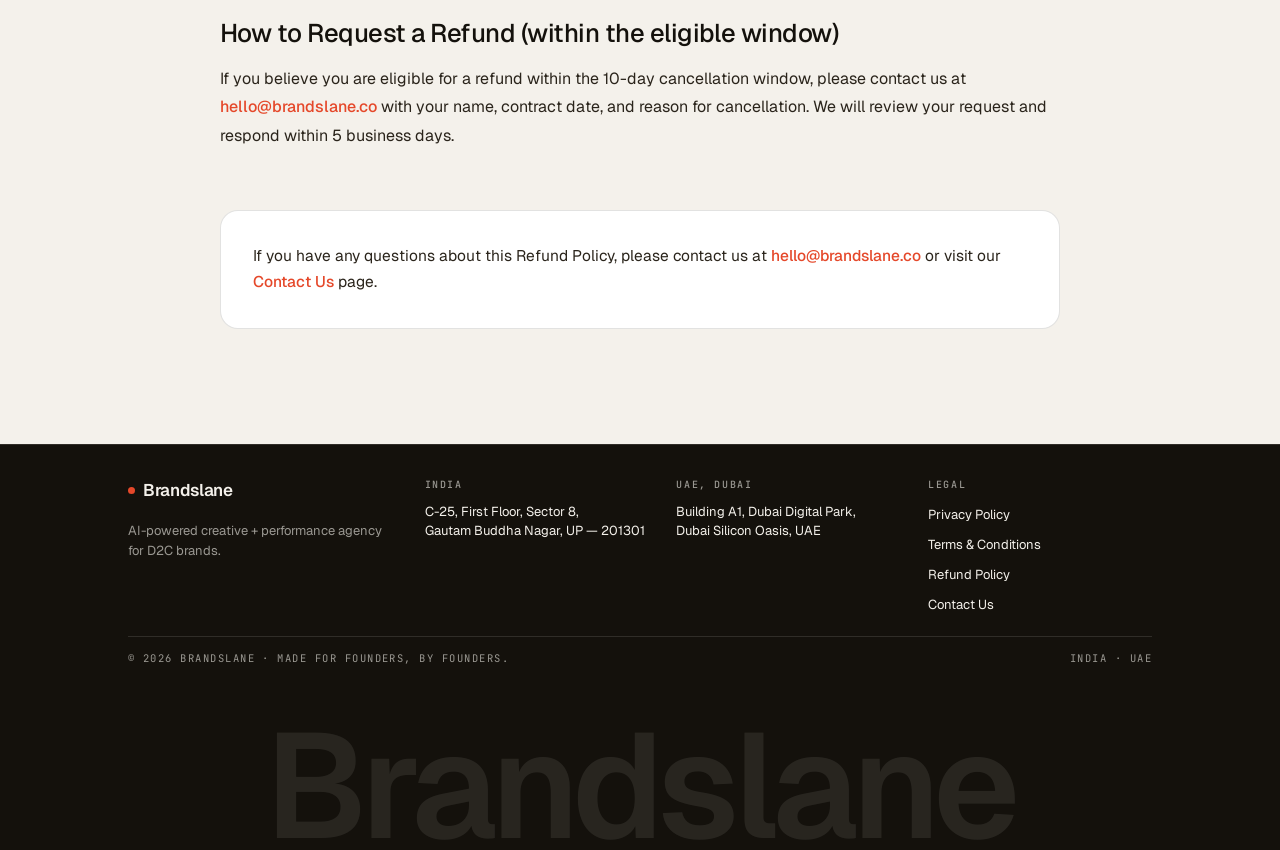
<file: refund-policy.html>
<!doctype html>
<html lang="en">
<head>
<meta charset="utf-8" />
<meta name="viewport" content="width=device-width, initial-scale=1" />
<title>Refund Policy — Brandslane</title>
<meta name="description" content="Brandslane's refund and cancellation terms." />
<link rel="preconnect" href="https://fonts.googleapis.com" />
<link rel="preconnect" href="https://fonts.gstatic.com" crossorigin />
<link href="https://fonts.googleapis.com/css2?family=Geist:wght@300;400;500;600;700&family=Instrument+Serif:ital@0;1&family=JetBrains+Mono:wght@400;500&display=swap" rel="stylesheet" />
<!-- Meta Pixel -->
<script>
!function(f,b,e,v,n,t,s){if(f.fbq)return;n=f.fbq=function(){n.callMethod?
n.callMethod.apply(n,arguments):n.queue.push(arguments)};if(!f._fbq)f._fbq=n;
n.push=n;n.loaded=!0;n.version='2.0';n.queue=[];t=b.createElement(e);t.async=!0;
t.src=v;s=b.getElementsByTagName(e)[0];s.parentNode.insertBefore(t,s)}(window,
document,'script','https://connect.facebook.net/en_US/fbevents.js');
fbq('init', '972598659845311');
// Helper: fires a pixel event with a unique eventID so Phase-2 CAPI can dedupe.
window.blTrack=function(name,params){var id;try{id=crypto.randomUUID();}catch(_){id='e'+Date.now()+'-'+Math.random().toString(16).slice(2);}fbq('track',name,params||{},{eventID:id});
  // PHASE 2 (CAPI): forward the same event+eventID to the relay for server-side dedupe.
  // try{navigator.sendBeacon('https://capi.brandslane.co/event',JSON.stringify({name:name,params:params||{},eventID:id,url:location.href,ts:Date.now()}));}catch(_){}
  return id;};
  blTrack('PageView');
</script>
<noscript><img height="1" width="1" style="display:none" alt=""
src="https://www.facebook.com/tr?id=972598659845311&ev=PageView&noscript=1" /></noscript>
<!-- End Meta Pixel -->
<style>
:root{
  --bg:#F4F1EB; --bg-2:#ECE7DD; --surface:#FFFFFF;
  --ink:#14110C; --ink-2:#2A241B; --muted:rgba(20,17,12,0.62);
  --hairline:rgba(20,17,12,0.12); --hairline-strong:rgba(20,17,12,0.22);
  --accent:#E5482A; --accent-ink:#FFFFFF;
  --inverse-bg:#14110C; --inverse-bg-2:#1B1813; --inverse-ink:#F4F1EB;
  --inverse-muted:rgba(244,241,235,0.6); --inverse-hairline:rgba(244,241,235,0.12);
  --f-display:"Geist","Helvetica Neue",Helvetica,Arial,sans-serif;
  --f-serif:"Instrument Serif","Times New Roman",serif;
  --f-ui:"Geist","Helvetica Neue",Helvetica,Arial,sans-serif;
  --f-mono:"JetBrains Mono","SFMono-Regular",ui-monospace,monospace;
  --radius:12px; --radius-lg:18px;
}
*{box-sizing:border-box;}
html,body{margin:0;padding:0;}
html{scroll-behavior:smooth;}
body{background:var(--bg);color:var(--ink);font-family:var(--f-ui);font-size:16px;line-height:1.5;-webkit-font-smoothing:antialiased;text-rendering:optimizeLegibility;overflow-x:hidden;min-height:100vh;display:flex;flex-direction:column;}
img{display:block;max-width:100%;}
a{color:inherit;text-decoration:none;}
button{font:inherit;cursor:pointer;border:0;background:0;color:inherit;}
.wrap{width:80%;max-width:none;margin:0 auto;padding-inline:0;}
@media (max-width:760px){.wrap{width:92%;}}
.serif{font-family:var(--f-serif);font-style:italic;font-weight:400;letter-spacing:-0.01em;}
.serif.accent{color:var(--accent);}

/* Buttons */
.btn{display:inline-flex;align-items:center;gap:10px;padding:13px 20px;background:var(--accent);color:var(--accent-ink);border-radius:10px;font-weight:500;font-size:15px;letter-spacing:-0.005em;transition:transform .2s ease,background .2s ease,box-shadow .2s ease;}
.btn .arr{display:inline-flex;transition:transform .25s ease;}
.btn:hover{transform:translateY(-1px);box-shadow:0 10px 24px -10px rgba(229,72,42,0.5);}
.btn:hover .arr{transform:translateX(3px);}
.btn.lg{padding:16px 26px;font-size:16px;}
.btn.ghost{background:transparent;color:var(--ink);border:1px solid var(--hairline-strong);}
.btn.ghost:hover{background:var(--ink);color:var(--bg);border-color:var(--ink);box-shadow:none;}

/* Nav */
.nav{position:sticky;top:0;z-index:50;backdrop-filter:blur(14px) saturate(140%);-webkit-backdrop-filter:blur(14px) saturate(140%);background:color-mix(in oklab,var(--bg) 82%,transparent);border-bottom:1px solid var(--hairline);}
.nav-inner{width:80%;max-width:none;margin:0 auto;padding:14px 0;display:flex;align-items:center;justify-content:space-between;gap:24px;}
@media (max-width:760px){.nav-inner{width:92%;}}
.wordmark{font-family:var(--f-display);font-size:19px;font-weight:600;letter-spacing:-0.02em;display:inline-flex;align-items:center;gap:9px;}
.wordmark .logo-mark{width:28px;height:28px;border-radius:7px;background:var(--ink);color:var(--bg);display:inline-flex;align-items:center;justify-content:center;font-size:15px;font-weight:700;letter-spacing:0;flex-shrink:0;}
.nav-links{display:flex;gap:28px;align-items:center;}
.nav-links a{font-size:14px;color:var(--muted);transition:color .15s;}
.nav-links a:hover{color:var(--ink);}
.nav-cta-group{display:flex;align-items:center;gap:14px;}
.nav-cta-group .secondary{font-size:14px;color:var(--muted);}
.nav-cta-group .secondary:hover{color:var(--ink);}
.nav .btn{padding:10px 18px;font-size:14px;}
@media (max-width:760px){.nav-links{display:none;}.nav-cta-group .secondary{display:none;}}

/* Page shell */
.page-wrap{flex:1;width:min(840px,90%);margin:0 auto;padding:clamp(48px,7vw,96px) 0 clamp(72px,9vw,128px);}
.page-label{font-family:var(--f-mono);font-size:11px;letter-spacing:0.16em;text-transform:uppercase;color:var(--accent);font-weight:500;margin-bottom:18px;display:inline-flex;align-items:center;gap:8px;}
.page-label::before{content:"";width:6px;height:6px;border-radius:50%;background:var(--accent);display:inline-block;}
.page-title{font-family:var(--f-display);font-weight:500;font-size:clamp(36px,5vw,62px);line-height:1.04;letter-spacing:-0.028em;margin:0;color:var(--ink);}
.page-subtitle{margin:20px 0 0;font-size:clamp(15px,1.1vw,18px);line-height:1.6;color:var(--ink-2);max-width:58ch;}
.page-meta{margin:18px 0 0;font-family:var(--f-mono);font-size:11px;letter-spacing:0.14em;text-transform:uppercase;color:var(--muted);}

/* Legal / policy */
.policy-section{margin-top:clamp(34px,4vw,52px);}
.policy-section h2{font-family:var(--f-display);font-weight:500;font-size:clamp(20px,2vw,27px);line-height:1.2;letter-spacing:-0.02em;margin:0 0 16px;color:var(--ink);}
.policy-section p{font-size:16px;line-height:1.78;color:var(--ink-2);margin:0 0 16px;}
.policy-section p:last-child{margin-bottom:0;}
.policy-section p strong{color:var(--ink);font-weight:600;}
.policy-section a{color:var(--accent);font-weight:500;}
.policy-section a:hover{text-decoration:underline;}
.policy-divider{border:0;border-top:1px solid var(--hairline);margin:clamp(30px,4vw,46px) 0;}
.policy-contact-box{margin-top:clamp(40px,5vw,60px);background:var(--surface);border:1px solid var(--hairline);border-radius:var(--radius-lg);padding:clamp(22px,3vw,32px);}
.policy-contact-box p{margin:0;font-size:15.5px;line-height:1.7;color:var(--ink-2);}
.policy-contact-box a{color:var(--accent);font-weight:500;}

/* Contact */
.contact-grid{display:grid;grid-template-columns:repeat(3,1fr);gap:16px;margin-top:clamp(36px,4vw,52px);}
@media (max-width:760px){.contact-grid{grid-template-columns:1fr;}}
.contact-card{background:var(--surface);border:1px solid var(--hairline);border-radius:var(--radius-lg);padding:26px 24px;display:flex;flex-direction:column;gap:8px;transition:border-color .2s,transform .2s,box-shadow .2s;}
.contact-card:hover{border-color:var(--hairline-strong);transform:translateY(-3px);box-shadow:0 16px 32px -20px rgba(0,0,0,0.16);}
.contact-icon{width:42px;height:42px;border-radius:11px;background:color-mix(in oklab,var(--accent) 12%,var(--surface));color:var(--accent);display:inline-flex;align-items:center;justify-content:center;margin-bottom:8px;}
.contact-label{font-family:var(--f-mono);font-size:10.5px;letter-spacing:0.16em;text-transform:uppercase;color:var(--muted);}
.contact-value{font-family:var(--f-display);font-size:17px;font-weight:500;letter-spacing:-0.01em;color:var(--ink);transition:color .15s;}
a.contact-value:hover{color:var(--accent);}
.contact-note{font-size:13px;color:var(--muted);line-height:1.5;}
.section-heading{font-family:var(--f-display);font-weight:500;font-size:clamp(22px,2.4vw,30px);letter-spacing:-0.02em;margin:clamp(52px,6vw,76px) 0 24px;color:var(--ink);}
.address-grid{display:grid;grid-template-columns:repeat(2,1fr);gap:16px;}
@media (max-width:640px){.address-grid{grid-template-columns:1fr;}}
.address-card{background:var(--surface);border:1px solid var(--hairline);border-radius:var(--radius-lg);padding:24px 26px;}
.address-card strong{display:block;font-family:var(--f-display);font-size:16px;font-weight:600;letter-spacing:-0.01em;color:var(--ink);margin-bottom:10px;}
.address-card p{margin:0;font-size:14.5px;line-height:1.65;color:var(--ink-2);}

/* Thank you */
.ty-section{flex:1;display:flex;flex-direction:column;align-items:center;justify-content:center;text-align:center;padding:clamp(56px,8vw,110px) 0;}
.ty-section .container{width:min(820px,90%);margin:0 auto;}
.ty-eyebrow{font-family:var(--f-mono);font-size:11px;letter-spacing:0.16em;text-transform:uppercase;color:var(--accent);font-weight:500;display:inline-flex;align-items:center;gap:8px;margin-bottom:22px;}
.ty-eyebrow .pulse{width:7px;height:7px;border-radius:50%;background:#21B07B;box-shadow:0 0 0 0 rgba(33,176,123,.5);animation:typulse 2s ease-out infinite;}
@keyframes typulse{0%{box-shadow:0 0 0 0 rgba(33,176,123,.5);}70%{box-shadow:0 0 0 8px rgba(33,176,123,0);}100%{box-shadow:0 0 0 0 rgba(33,176,123,0);}}
.ty-heading{font-family:var(--f-display);font-weight:500;font-size:clamp(38px,5.4vw,68px);line-height:1.02;letter-spacing:-0.03em;margin:0;color:var(--ink);}
.ty-sub{margin:24px auto 0;font-size:clamp(15px,1.15vw,18px);line-height:1.6;color:var(--ink-2);max-width:54ch;}
.ty-video-wrap{margin:clamp(36px,4.5vw,56px) auto 0;}
.ty-video-container{position:relative;aspect-ratio:16/9;background:var(--bg-2);border:1px solid var(--hairline);border-radius:var(--radius-lg);overflow:hidden;}
.ty-video-container iframe,.ty-video-container video{position:absolute;inset:0;width:100%;height:100%;border:0;object-fit:cover;}
.ty-video-ph{position:absolute;inset:0;display:flex;flex-direction:column;align-items:center;justify-content:center;gap:10px;color:var(--muted);font-family:var(--f-mono);font-size:12px;letter-spacing:0.14em;text-transform:uppercase;}
.ty-video-ph svg{color:var(--accent);opacity:.8;}
.ty-video-ph small{font-size:10px;letter-spacing:0.1em;opacity:.7;text-transform:none;}
.ty-cta{margin-top:clamp(32px,4vw,48px);display:flex;justify-content:center;}

/* Footer (shared with the landing page) */
.inverse{background:var(--inverse-bg);color:var(--inverse-ink);--bg:var(--inverse-bg);--bg-2:var(--inverse-bg-2);--surface:var(--inverse-bg-2);--ink:var(--inverse-ink);--ink-2:var(--inverse-ink);--muted:var(--inverse-muted);--hairline:var(--inverse-hairline);--hairline-strong:rgba(244,241,235,0.22);}
.footer{border-top:1px solid var(--hairline);padding-block:32px 0;overflow:hidden;}
.footer-grid{display:grid;grid-template-columns:1.2fr 1fr 1fr 1fr;gap:28px;margin-bottom:20px;}
@media (max-width:980px){.footer-grid{grid-template-columns:1fr 1fr;}}
@media (max-width:560px){.footer-grid{grid-template-columns:1fr;}}
.footer h5{font-family:var(--f-mono);font-size:10px;letter-spacing:0.16em;text-transform:uppercase;color:var(--muted);margin:0 0 10px 0;font-weight:500;}
.footer ul{list-style:none;padding:0;margin:0;display:flex;flex-direction:column;gap:6px;}
.footer ul a,.footer-addr{color:var(--ink);font-size:13px;line-height:1.5;}
.footer ul a:hover{color:var(--accent);}
.footer-addr{font-style:normal;}
.footer-bottom{display:flex;justify-content:space-between;align-items:center;gap:16px;padding-top:14px;border-top:1px solid var(--hairline);flex-wrap:wrap;}
.footer-mega{position:relative;width:70%;max-width:1100px;margin:clamp(28px,4vw,48px) auto 0;overflow:hidden;pointer-events:none;user-select:none;text-align:center;height:clamp(64px,10.6vw,168px);display:flex;align-items:flex-start;justify-content:center;}
.footer-mega .word{font-family:var(--f-display);font-weight:600;font-size:clamp(56px,11.6vw,190px);line-height:1;letter-spacing:-0.04em;color:rgba(244,241,235,0.09);display:inline-block;white-space:nowrap;transform:translateY(-2%);}
@media (max-width:760px){.footer-mega{width:88%;height:15vw;}.footer-mega .word{font-size:16vw;}}
.footer-mark{font-family:var(--f-display);font-size:17px;font-weight:600;letter-spacing:-0.02em;margin:0;display:inline-flex;align-items:center;gap:8px;}
.footer-mark::before{content:"";width:7px;height:7px;border-radius:50%;background:var(--accent);}
.footer-meta{font-family:var(--f-mono);font-size:10.5px;letter-spacing:0.14em;text-transform:uppercase;color:var(--muted);}
/* Real logo (same as home.brandslane.co) instead of the "B" square */
.wordmark img.logo-mark{width:32px;height:32px;border-radius:50%;background:none;object-fit:contain;display:block;}
</style>
<!-- Microsoft Clarity (project zgjtaookit). Skipped on local previews so testing never records sessions. -->
<script type="text/javascript">
(function (h) { if (location.protocol === 'file:' || h === 'localhost' || h === '0.0.0.0' || h === '[::1]' || /^127\./.test(h)) return;
    (function(c,l,a,r,i,t,y){
        c[a]=c[a]||function(){(c[a].q=c[a].q||[]).push(arguments)};
        t=l.createElement(r);t.async=1;t.src="https://www.clarity.ms/tag/"+i;
        y=l.getElementsByTagName(r)[0];y.parentNode.insertBefore(t,y);
    })(window, document, "clarity", "script", "zgjtaookit");
})(location.hostname);
</script>
<!-- End Microsoft Clarity -->
</head>
<body>
<nav class="nav" aria-label="Primary">
  <div class="nav-inner">
    <a class="wordmark" href="index.html"><img class="logo-mark" src="Content/brand/brandslane-logo.png" alt="" aria-hidden="true" width="32" height="32" />Brandslane</a>
    <div class="nav-links">
      <a href="index.html#case-studies">Case Studies</a>
      <a href="index.html#services">Services</a>
    </div>
    <div class="nav-cta-group">
      <a class="btn" href="book-a-call.html">Scale My Brand <span class="arr" aria-hidden="true"><svg width="14" height="14" viewBox="0 0 24 24" fill="none"><path d="M5 12h14M13 6l6 6-6 6" stroke="currentColor" stroke-width="1.8" stroke-linecap="round" stroke-linejoin="round"/></svg></span></a>
    </div>
  </div>
</nav>
<main class="page-wrap">
<div class="page-label">Legal</div>
  <h1 class="page-title">Refund Policy</h1>
  <p class="page-meta">Last updated: February 2024</p>

  <div class="policy-section">
    <h2>Initial Refund Window</h2>
    <p>A 100% refund will be made only in the event of a cancellation within 10 days of signing the initial contract. After this 10-day window, no refunds will be issued.</p>
  </div>
  <hr class="policy-divider">
  <div class="policy-section">
    <h2>All Sales Are Final</h2>
    <p>Once payments or deposits have been made, all sales are final. Clients may arrange monthly payment plans as agreed in their contract, but these payments remain non-refundable once submitted.</p>
  </div>
  <hr class="policy-divider">
  <div class="policy-section">
    <h2>Digital Marketing &amp; Creative Services</h2>
    <p>Creative and advertising packages cannot be refunded after delivery has commenced. Clients may cancel ongoing services with 30 days' written notice as per their contract terms. There are no partial refunds for projects mid-way through a milestone phase.</p>
  </div>
  <hr class="policy-divider">
  <div class="policy-section">
    <h2>Third-Party Services</h2>
    <p>No credits or refunds apply to advance payments made for external online marketing services, advertising platforms, or third-party tools procured on your behalf.</p>
  </div>
  <hr class="policy-divider">
  <div class="policy-section">
    <h2>Abandoned Projects</h2>
    <p>If a project remains dormant or abandoned for more than 30 days due to lack of client response or asset delivery, no refunds will be issued. Brandslane charges for resource allocation regardless of service utilization during this period.</p>
  </div>
  <hr class="policy-divider">
  <div class="policy-section">
    <h2>Ongoing Billing</h2>
    <p>Service billing continues automatically on your agreed billing cycle until formal written cancellation notice is submitted. Cancellation requests must be sent to <a href="mailto:hello@brandslane.co">hello@brandslane.co</a> with written notice of at least 30 days.</p>
  </div>
  <hr class="policy-divider">
  <div class="policy-section">
    <h2>How to Request a Refund (within the eligible window)</h2>
    <p>If you believe you are eligible for a refund within the 10-day cancellation window, please contact us at <a href="mailto:hello@brandslane.co">hello@brandslane.co</a> with your name, contract date, and reason for cancellation. We will review your request and respond within 5 business days.</p>
  </div>
  <div class="policy-contact-box">
    <p>If you have any questions about this Refund Policy, please contact us at <a href="mailto:hello@brandslane.co">hello@brandslane.co</a> or visit our <a href="contact-us.html">Contact Us</a> page.</p>
  </div>
</main>
<footer class="footer inverse">
  <div class="wrap">
    <div class="footer-grid">
      <div>
        <span class="footer-mark" style="margin-bottom:10px;">Brandslane</span>
        <p style="color:var(--muted);max-width:30ch;line-height:1.5;font-size:13px;margin:8px 0 0;">AI-powered creative + performance agency for D2C brands.</p>
      </div>
      <div>
        <h5>India</h5>
        <address class="footer-addr">C-25, First Floor, Sector 8,<br/>Gautam Buddha Nagar, UP &mdash; 201301</address>
      </div>
      <div>
        <h5>UAE, Dubai</h5>
        <address class="footer-addr">Building A1, Dubai Digital Park,<br/>Dubai Silicon Oasis, UAE</address>
      </div>
      <div>
        <h5>Legal</h5>
        <ul>
          <li><a href="privacy-policy.html">Privacy Policy</a></li>
          <li><a href="terms-and-conditions.html">Terms &amp; Conditions</a></li>
          <li><a href="refund-policy.html">Refund Policy</a></li>
          <li><a href="contact-us.html">Contact Us</a></li>
        </ul>
      </div>
    </div>
    <div class="footer-bottom">
      <div class="footer-meta">&copy; 2026 Brandslane &middot; Made for founders, by founders.</div>
      <div class="footer-meta">India &middot; UAE</div>
    </div>
  </div>
  <div class="footer-mega" aria-hidden="true"><span class="word">Brandslane</span></div>
</footer>
</body>
</html>
</file>
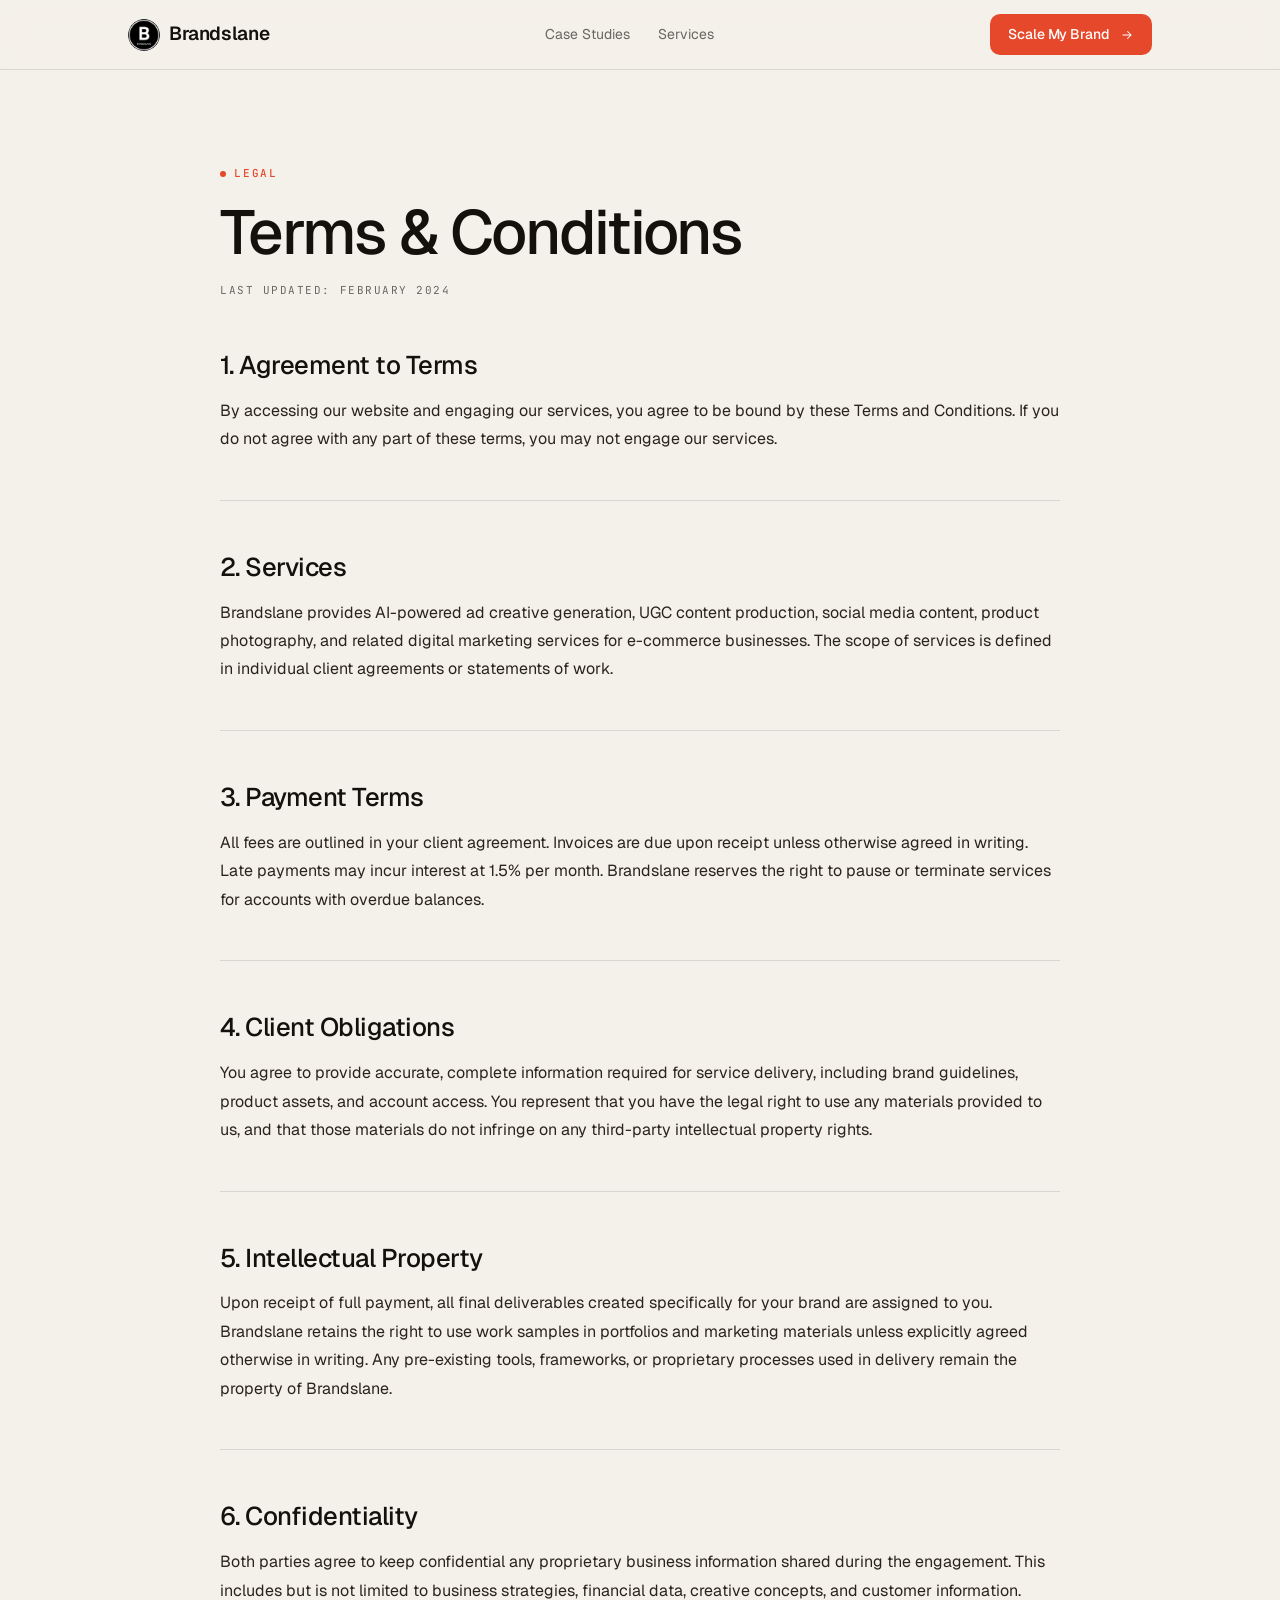
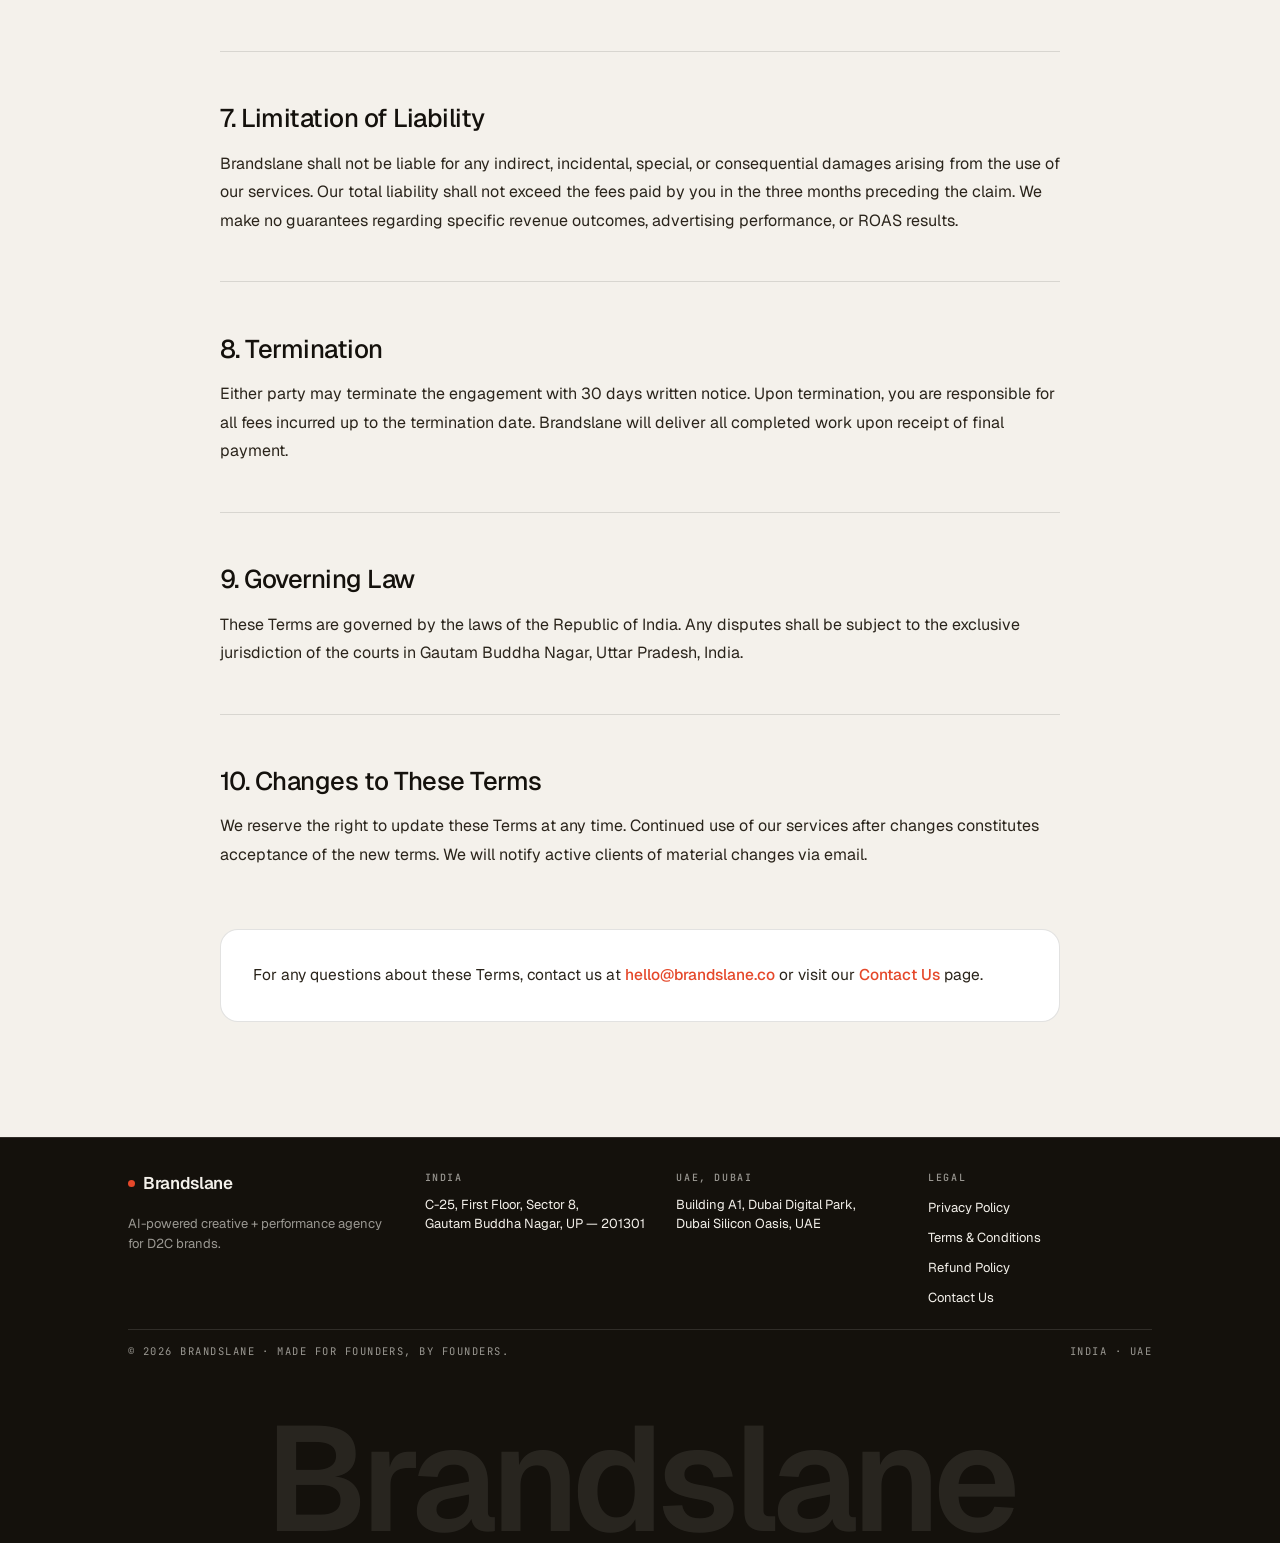
<file: terms-and-conditions.html>
<!doctype html>
<html lang="en">
<head>
<meta charset="utf-8" />
<meta name="viewport" content="width=device-width, initial-scale=1" />
<title>Terms & Conditions — Brandslane</title>
<meta name="description" content="The terms governing your use of Brandslane's services." />
<link rel="preconnect" href="https://fonts.googleapis.com" />
<link rel="preconnect" href="https://fonts.gstatic.com" crossorigin />
<link href="https://fonts.googleapis.com/css2?family=Geist:wght@300;400;500;600;700&family=Instrument+Serif:ital@0;1&family=JetBrains+Mono:wght@400;500&display=swap" rel="stylesheet" />
<!-- Meta Pixel -->
<script>
!function(f,b,e,v,n,t,s){if(f.fbq)return;n=f.fbq=function(){n.callMethod?
n.callMethod.apply(n,arguments):n.queue.push(arguments)};if(!f._fbq)f._fbq=n;
n.push=n;n.loaded=!0;n.version='2.0';n.queue=[];t=b.createElement(e);t.async=!0;
t.src=v;s=b.getElementsByTagName(e)[0];s.parentNode.insertBefore(t,s)}(window,
document,'script','https://connect.facebook.net/en_US/fbevents.js');
fbq('init', '972598659845311');
// Helper: fires a pixel event with a unique eventID so Phase-2 CAPI can dedupe.
window.blTrack=function(name,params){var id;try{id=crypto.randomUUID();}catch(_){id='e'+Date.now()+'-'+Math.random().toString(16).slice(2);}fbq('track',name,params||{},{eventID:id});
  // PHASE 2 (CAPI): forward the same event+eventID to the relay for server-side dedupe.
  // try{navigator.sendBeacon('https://capi.brandslane.co/event',JSON.stringify({name:name,params:params||{},eventID:id,url:location.href,ts:Date.now()}));}catch(_){}
  return id;};
  blTrack('PageView');
</script>
<noscript><img height="1" width="1" style="display:none" alt=""
src="https://www.facebook.com/tr?id=972598659845311&ev=PageView&noscript=1" /></noscript>
<!-- End Meta Pixel -->
<style>
:root{
  --bg:#F4F1EB; --bg-2:#ECE7DD; --surface:#FFFFFF;
  --ink:#14110C; --ink-2:#2A241B; --muted:rgba(20,17,12,0.62);
  --hairline:rgba(20,17,12,0.12); --hairline-strong:rgba(20,17,12,0.22);
  --accent:#E5482A; --accent-ink:#FFFFFF;
  --inverse-bg:#14110C; --inverse-bg-2:#1B1813; --inverse-ink:#F4F1EB;
  --inverse-muted:rgba(244,241,235,0.6); --inverse-hairline:rgba(244,241,235,0.12);
  --f-display:"Geist","Helvetica Neue",Helvetica,Arial,sans-serif;
  --f-serif:"Instrument Serif","Times New Roman",serif;
  --f-ui:"Geist","Helvetica Neue",Helvetica,Arial,sans-serif;
  --f-mono:"JetBrains Mono","SFMono-Regular",ui-monospace,monospace;
  --radius:12px; --radius-lg:18px;
}
*{box-sizing:border-box;}
html,body{margin:0;padding:0;}
html{scroll-behavior:smooth;}
body{background:var(--bg);color:var(--ink);font-family:var(--f-ui);font-size:16px;line-height:1.5;-webkit-font-smoothing:antialiased;text-rendering:optimizeLegibility;overflow-x:hidden;min-height:100vh;display:flex;flex-direction:column;}
img{display:block;max-width:100%;}
a{color:inherit;text-decoration:none;}
button{font:inherit;cursor:pointer;border:0;background:0;color:inherit;}
.wrap{width:80%;max-width:none;margin:0 auto;padding-inline:0;}
@media (max-width:760px){.wrap{width:92%;}}
.serif{font-family:var(--f-serif);font-style:italic;font-weight:400;letter-spacing:-0.01em;}
.serif.accent{color:var(--accent);}

/* Buttons */
.btn{display:inline-flex;align-items:center;gap:10px;padding:13px 20px;background:var(--accent);color:var(--accent-ink);border-radius:10px;font-weight:500;font-size:15px;letter-spacing:-0.005em;transition:transform .2s ease,background .2s ease,box-shadow .2s ease;}
.btn .arr{display:inline-flex;transition:transform .25s ease;}
.btn:hover{transform:translateY(-1px);box-shadow:0 10px 24px -10px rgba(229,72,42,0.5);}
.btn:hover .arr{transform:translateX(3px);}
.btn.lg{padding:16px 26px;font-size:16px;}
.btn.ghost{background:transparent;color:var(--ink);border:1px solid var(--hairline-strong);}
.btn.ghost:hover{background:var(--ink);color:var(--bg);border-color:var(--ink);box-shadow:none;}

/* Nav */
.nav{position:sticky;top:0;z-index:50;backdrop-filter:blur(14px) saturate(140%);-webkit-backdrop-filter:blur(14px) saturate(140%);background:color-mix(in oklab,var(--bg) 82%,transparent);border-bottom:1px solid var(--hairline);}
.nav-inner{width:80%;max-width:none;margin:0 auto;padding:14px 0;display:flex;align-items:center;justify-content:space-between;gap:24px;}
@media (max-width:760px){.nav-inner{width:92%;}}
.wordmark{font-family:var(--f-display);font-size:19px;font-weight:600;letter-spacing:-0.02em;display:inline-flex;align-items:center;gap:9px;}
.wordmark .logo-mark{width:28px;height:28px;border-radius:7px;background:var(--ink);color:var(--bg);display:inline-flex;align-items:center;justify-content:center;font-size:15px;font-weight:700;letter-spacing:0;flex-shrink:0;}
.nav-links{display:flex;gap:28px;align-items:center;}
.nav-links a{font-size:14px;color:var(--muted);transition:color .15s;}
.nav-links a:hover{color:var(--ink);}
.nav-cta-group{display:flex;align-items:center;gap:14px;}
.nav-cta-group .secondary{font-size:14px;color:var(--muted);}
.nav-cta-group .secondary:hover{color:var(--ink);}
.nav .btn{padding:10px 18px;font-size:14px;}
@media (max-width:760px){.nav-links{display:none;}.nav-cta-group .secondary{display:none;}}

/* Page shell */
.page-wrap{flex:1;width:min(840px,90%);margin:0 auto;padding:clamp(48px,7vw,96px) 0 clamp(72px,9vw,128px);}
.page-label{font-family:var(--f-mono);font-size:11px;letter-spacing:0.16em;text-transform:uppercase;color:var(--accent);font-weight:500;margin-bottom:18px;display:inline-flex;align-items:center;gap:8px;}
.page-label::before{content:"";width:6px;height:6px;border-radius:50%;background:var(--accent);display:inline-block;}
.page-title{font-family:var(--f-display);font-weight:500;font-size:clamp(36px,5vw,62px);line-height:1.04;letter-spacing:-0.028em;margin:0;color:var(--ink);}
.page-subtitle{margin:20px 0 0;font-size:clamp(15px,1.1vw,18px);line-height:1.6;color:var(--ink-2);max-width:58ch;}
.page-meta{margin:18px 0 0;font-family:var(--f-mono);font-size:11px;letter-spacing:0.14em;text-transform:uppercase;color:var(--muted);}

/* Legal / policy */
.policy-section{margin-top:clamp(34px,4vw,52px);}
.policy-section h2{font-family:var(--f-display);font-weight:500;font-size:clamp(20px,2vw,27px);line-height:1.2;letter-spacing:-0.02em;margin:0 0 16px;color:var(--ink);}
.policy-section p{font-size:16px;line-height:1.78;color:var(--ink-2);margin:0 0 16px;}
.policy-section p:last-child{margin-bottom:0;}
.policy-section p strong{color:var(--ink);font-weight:600;}
.policy-section a{color:var(--accent);font-weight:500;}
.policy-section a:hover{text-decoration:underline;}
.policy-divider{border:0;border-top:1px solid var(--hairline);margin:clamp(30px,4vw,46px) 0;}
.policy-contact-box{margin-top:clamp(40px,5vw,60px);background:var(--surface);border:1px solid var(--hairline);border-radius:var(--radius-lg);padding:clamp(22px,3vw,32px);}
.policy-contact-box p{margin:0;font-size:15.5px;line-height:1.7;color:var(--ink-2);}
.policy-contact-box a{color:var(--accent);font-weight:500;}

/* Contact */
.contact-grid{display:grid;grid-template-columns:repeat(3,1fr);gap:16px;margin-top:clamp(36px,4vw,52px);}
@media (max-width:760px){.contact-grid{grid-template-columns:1fr;}}
.contact-card{background:var(--surface);border:1px solid var(--hairline);border-radius:var(--radius-lg);padding:26px 24px;display:flex;flex-direction:column;gap:8px;transition:border-color .2s,transform .2s,box-shadow .2s;}
.contact-card:hover{border-color:var(--hairline-strong);transform:translateY(-3px);box-shadow:0 16px 32px -20px rgba(0,0,0,0.16);}
.contact-icon{width:42px;height:42px;border-radius:11px;background:color-mix(in oklab,var(--accent) 12%,var(--surface));color:var(--accent);display:inline-flex;align-items:center;justify-content:center;margin-bottom:8px;}
.contact-label{font-family:var(--f-mono);font-size:10.5px;letter-spacing:0.16em;text-transform:uppercase;color:var(--muted);}
.contact-value{font-family:var(--f-display);font-size:17px;font-weight:500;letter-spacing:-0.01em;color:var(--ink);transition:color .15s;}
a.contact-value:hover{color:var(--accent);}
.contact-note{font-size:13px;color:var(--muted);line-height:1.5;}
.section-heading{font-family:var(--f-display);font-weight:500;font-size:clamp(22px,2.4vw,30px);letter-spacing:-0.02em;margin:clamp(52px,6vw,76px) 0 24px;color:var(--ink);}
.address-grid{display:grid;grid-template-columns:repeat(2,1fr);gap:16px;}
@media (max-width:640px){.address-grid{grid-template-columns:1fr;}}
.address-card{background:var(--surface);border:1px solid var(--hairline);border-radius:var(--radius-lg);padding:24px 26px;}
.address-card strong{display:block;font-family:var(--f-display);font-size:16px;font-weight:600;letter-spacing:-0.01em;color:var(--ink);margin-bottom:10px;}
.address-card p{margin:0;font-size:14.5px;line-height:1.65;color:var(--ink-2);}

/* Thank you */
.ty-section{flex:1;display:flex;flex-direction:column;align-items:center;justify-content:center;text-align:center;padding:clamp(56px,8vw,110px) 0;}
.ty-section .container{width:min(820px,90%);margin:0 auto;}
.ty-eyebrow{font-family:var(--f-mono);font-size:11px;letter-spacing:0.16em;text-transform:uppercase;color:var(--accent);font-weight:500;display:inline-flex;align-items:center;gap:8px;margin-bottom:22px;}
.ty-eyebrow .pulse{width:7px;height:7px;border-radius:50%;background:#21B07B;box-shadow:0 0 0 0 rgba(33,176,123,.5);animation:typulse 2s ease-out infinite;}
@keyframes typulse{0%{box-shadow:0 0 0 0 rgba(33,176,123,.5);}70%{box-shadow:0 0 0 8px rgba(33,176,123,0);}100%{box-shadow:0 0 0 0 rgba(33,176,123,0);}}
.ty-heading{font-family:var(--f-display);font-weight:500;font-size:clamp(38px,5.4vw,68px);line-height:1.02;letter-spacing:-0.03em;margin:0;color:var(--ink);}
.ty-sub{margin:24px auto 0;font-size:clamp(15px,1.15vw,18px);line-height:1.6;color:var(--ink-2);max-width:54ch;}
.ty-video-wrap{margin:clamp(36px,4.5vw,56px) auto 0;}
.ty-video-container{position:relative;aspect-ratio:16/9;background:var(--bg-2);border:1px solid var(--hairline);border-radius:var(--radius-lg);overflow:hidden;}
.ty-video-container iframe,.ty-video-container video{position:absolute;inset:0;width:100%;height:100%;border:0;object-fit:cover;}
.ty-video-ph{position:absolute;inset:0;display:flex;flex-direction:column;align-items:center;justify-content:center;gap:10px;color:var(--muted);font-family:var(--f-mono);font-size:12px;letter-spacing:0.14em;text-transform:uppercase;}
.ty-video-ph svg{color:var(--accent);opacity:.8;}
.ty-video-ph small{font-size:10px;letter-spacing:0.1em;opacity:.7;text-transform:none;}
.ty-cta{margin-top:clamp(32px,4vw,48px);display:flex;justify-content:center;}

/* Footer (shared with the landing page) */
.inverse{background:var(--inverse-bg);color:var(--inverse-ink);--bg:var(--inverse-bg);--bg-2:var(--inverse-bg-2);--surface:var(--inverse-bg-2);--ink:var(--inverse-ink);--ink-2:var(--inverse-ink);--muted:var(--inverse-muted);--hairline:var(--inverse-hairline);--hairline-strong:rgba(244,241,235,0.22);}
.footer{border-top:1px solid var(--hairline);padding-block:32px 0;overflow:hidden;}
.footer-grid{display:grid;grid-template-columns:1.2fr 1fr 1fr 1fr;gap:28px;margin-bottom:20px;}
@media (max-width:980px){.footer-grid{grid-template-columns:1fr 1fr;}}
@media (max-width:560px){.footer-grid{grid-template-columns:1fr;}}
.footer h5{font-family:var(--f-mono);font-size:10px;letter-spacing:0.16em;text-transform:uppercase;color:var(--muted);margin:0 0 10px 0;font-weight:500;}
.footer ul{list-style:none;padding:0;margin:0;display:flex;flex-direction:column;gap:6px;}
.footer ul a,.footer-addr{color:var(--ink);font-size:13px;line-height:1.5;}
.footer ul a:hover{color:var(--accent);}
.footer-addr{font-style:normal;}
.footer-bottom{display:flex;justify-content:space-between;align-items:center;gap:16px;padding-top:14px;border-top:1px solid var(--hairline);flex-wrap:wrap;}
.footer-mega{position:relative;width:70%;max-width:1100px;margin:clamp(28px,4vw,48px) auto 0;overflow:hidden;pointer-events:none;user-select:none;text-align:center;height:clamp(64px,10.6vw,168px);display:flex;align-items:flex-start;justify-content:center;}
.footer-mega .word{font-family:var(--f-display);font-weight:600;font-size:clamp(56px,11.6vw,190px);line-height:1;letter-spacing:-0.04em;color:rgba(244,241,235,0.09);display:inline-block;white-space:nowrap;transform:translateY(-2%);}
@media (max-width:760px){.footer-mega{width:88%;height:15vw;}.footer-mega .word{font-size:16vw;}}
.footer-mark{font-family:var(--f-display);font-size:17px;font-weight:600;letter-spacing:-0.02em;margin:0;display:inline-flex;align-items:center;gap:8px;}
.footer-mark::before{content:"";width:7px;height:7px;border-radius:50%;background:var(--accent);}
.footer-meta{font-family:var(--f-mono);font-size:10.5px;letter-spacing:0.14em;text-transform:uppercase;color:var(--muted);}
/* Real logo (same as home.brandslane.co) instead of the "B" square */
.wordmark img.logo-mark{width:32px;height:32px;border-radius:50%;background:none;object-fit:contain;display:block;}
</style>
<!-- Microsoft Clarity (project zgjtaookit). Skipped on local previews so testing never records sessions. -->
<script type="text/javascript">
(function (h) { if (location.protocol === 'file:' || h === 'localhost' || h === '0.0.0.0' || h === '[::1]' || /^127\./.test(h)) return;
    (function(c,l,a,r,i,t,y){
        c[a]=c[a]||function(){(c[a].q=c[a].q||[]).push(arguments)};
        t=l.createElement(r);t.async=1;t.src="https://www.clarity.ms/tag/"+i;
        y=l.getElementsByTagName(r)[0];y.parentNode.insertBefore(t,y);
    })(window, document, "clarity", "script", "zgjtaookit");
})(location.hostname);
</script>
<!-- End Microsoft Clarity -->
</head>
<body>
<nav class="nav" aria-label="Primary">
  <div class="nav-inner">
    <a class="wordmark" href="index.html"><img class="logo-mark" src="Content/brand/brandslane-logo.png" alt="" aria-hidden="true" width="32" height="32" />Brandslane</a>
    <div class="nav-links">
      <a href="index.html#case-studies">Case Studies</a>
      <a href="index.html#services">Services</a>
    </div>
    <div class="nav-cta-group">
      <a class="btn" href="book-a-call.html">Scale My Brand <span class="arr" aria-hidden="true"><svg width="14" height="14" viewBox="0 0 24 24" fill="none"><path d="M5 12h14M13 6l6 6-6 6" stroke="currentColor" stroke-width="1.8" stroke-linecap="round" stroke-linejoin="round"/></svg></span></a>
    </div>
  </div>
</nav>
<main class="page-wrap">
<div class="page-label">Legal</div>
  <h1 class="page-title">Terms &amp; Conditions</h1>
  <p class="page-meta">Last updated: February 2024</p>

  <div class="policy-section">
    <h2>1. Agreement to Terms</h2>
    <p>By accessing our website and engaging our services, you agree to be bound by these Terms and Conditions. If you do not agree with any part of these terms, you may not engage our services.</p>
  </div>
  <hr class="policy-divider">
  <div class="policy-section">
    <h2>2. Services</h2>
    <p>Brandslane provides AI-powered ad creative generation, UGC content production, social media content, product photography, and related digital marketing services for e-commerce businesses. The scope of services is defined in individual client agreements or statements of work.</p>
  </div>
  <hr class="policy-divider">
  <div class="policy-section">
    <h2>3. Payment Terms</h2>
    <p>All fees are outlined in your client agreement. Invoices are due upon receipt unless otherwise agreed in writing. Late payments may incur interest at 1.5% per month. Brandslane reserves the right to pause or terminate services for accounts with overdue balances.</p>
  </div>
  <hr class="policy-divider">
  <div class="policy-section">
    <h2>4. Client Obligations</h2>
    <p>You agree to provide accurate, complete information required for service delivery, including brand guidelines, product assets, and account access. You represent that you have the legal right to use any materials provided to us, and that those materials do not infringe on any third-party intellectual property rights.</p>
  </div>
  <hr class="policy-divider">
  <div class="policy-section">
    <h2>5. Intellectual Property</h2>
    <p>Upon receipt of full payment, all final deliverables created specifically for your brand are assigned to you. Brandslane retains the right to use work samples in portfolios and marketing materials unless explicitly agreed otherwise in writing. Any pre-existing tools, frameworks, or proprietary processes used in delivery remain the property of Brandslane.</p>
  </div>
  <hr class="policy-divider">
  <div class="policy-section">
    <h2>6. Confidentiality</h2>
    <p>Both parties agree to keep confidential any proprietary business information shared during the engagement. This includes but is not limited to business strategies, financial data, creative concepts, and customer information.</p>
  </div>
  <hr class="policy-divider">
  <div class="policy-section">
    <h2>7. Limitation of Liability</h2>
    <p>Brandslane shall not be liable for any indirect, incidental, special, or consequential damages arising from the use of our services. Our total liability shall not exceed the fees paid by you in the three months preceding the claim. We make no guarantees regarding specific revenue outcomes, advertising performance, or ROAS results.</p>
  </div>
  <hr class="policy-divider">
  <div class="policy-section">
    <h2>8. Termination</h2>
    <p>Either party may terminate the engagement with 30 days written notice. Upon termination, you are responsible for all fees incurred up to the termination date. Brandslane will deliver all completed work upon receipt of final payment.</p>
  </div>
  <hr class="policy-divider">
  <div class="policy-section">
    <h2>9. Governing Law</h2>
    <p>These Terms are governed by the laws of the Republic of India. Any disputes shall be subject to the exclusive jurisdiction of the courts in Gautam Buddha Nagar, Uttar Pradesh, India.</p>
  </div>
  <hr class="policy-divider">
  <div class="policy-section">
    <h2>10. Changes to These Terms</h2>
    <p>We reserve the right to update these Terms at any time. Continued use of our services after changes constitutes acceptance of the new terms. We will notify active clients of material changes via email.</p>
  </div>
  <div class="policy-contact-box">
    <p>For any questions about these Terms, contact us at <a href="mailto:hello@brandslane.co">hello@brandslane.co</a> or visit our <a href="contact-us.html">Contact Us</a> page.</p>
  </div>
</main>
<footer class="footer inverse">
  <div class="wrap">
    <div class="footer-grid">
      <div>
        <span class="footer-mark" style="margin-bottom:10px;">Brandslane</span>
        <p style="color:var(--muted);max-width:30ch;line-height:1.5;font-size:13px;margin:8px 0 0;">AI-powered creative + performance agency for D2C brands.</p>
      </div>
      <div>
        <h5>India</h5>
        <address class="footer-addr">C-25, First Floor, Sector 8,<br/>Gautam Buddha Nagar, UP &mdash; 201301</address>
      </div>
      <div>
        <h5>UAE, Dubai</h5>
        <address class="footer-addr">Building A1, Dubai Digital Park,<br/>Dubai Silicon Oasis, UAE</address>
      </div>
      <div>
        <h5>Legal</h5>
        <ul>
          <li><a href="privacy-policy.html">Privacy Policy</a></li>
          <li><a href="terms-and-conditions.html">Terms &amp; Conditions</a></li>
          <li><a href="refund-policy.html">Refund Policy</a></li>
          <li><a href="contact-us.html">Contact Us</a></li>
        </ul>
      </div>
    </div>
    <div class="footer-bottom">
      <div class="footer-meta">&copy; 2026 Brandslane &middot; Made for founders, by founders.</div>
      <div class="footer-meta">India &middot; UAE</div>
    </div>
  </div>
  <div class="footer-mega" aria-hidden="true"><span class="word">Brandslane</span></div>
</footer>
</body>
</html>
</file>
<file: careers/careers.css>
/* =========================================================================
   Brandslane Careers — shared styles for /careers and every role page.
   Tokens, nav, buttons and footer are copied from the hello.brandslane.co
   pages (contact-us.html). Edit here once; every role page picks it up.
   ========================================================================= */
:root{
  --bg:#FFFFFF; --bg-2:#F5F5F4; --surface:#FFFFFF;
  --ink:#14110C; --ink-2:#2A241B; --muted:rgba(20,17,12,0.62);
  --hairline:rgba(20,17,12,0.12); --hairline-strong:rgba(20,17,12,0.22);
  --accent:#E5482A; --accent-ink:#FFFFFF;
  --inverse-bg:#14110C; --inverse-bg-2:#1B1813; --inverse-ink:#F4F1EB;
  --inverse-muted:rgba(244,241,235,0.6); --inverse-hairline:rgba(244,241,235,0.12);
  --f-display:"Geist","Helvetica Neue",Helvetica,Arial,sans-serif;
  --f-serif:"Instrument Serif","Times New Roman",serif;
  --f-ui:"Geist","Helvetica Neue",Helvetica,Arial,sans-serif;
  --f-mono:"JetBrains Mono","SFMono-Regular",ui-monospace,monospace;
  --radius:12px; --radius-lg:18px;
}
*{box-sizing:border-box;}
html,body{margin:0;padding:0;}
html{scroll-behavior:smooth;}
body{background:var(--bg);color:var(--ink);font-family:var(--f-ui);font-size:16px;line-height:1.5;-webkit-font-smoothing:antialiased;text-rendering:optimizeLegibility;overflow-x:hidden;min-height:100vh;display:flex;flex-direction:column;}
main{flex:1;}
img{display:block;max-width:100%;}
a{color:inherit;text-decoration:none;}
button{font:inherit;cursor:pointer;border:0;background:0;color:inherit;}
.wrap{width:80%;max-width:1240px;margin:0 auto;}
@media (max-width:760px){.wrap{width:92%;}}
.serif{font-family:var(--f-serif);font-style:italic;font-weight:400;letter-spacing:-0.01em;}
.serif.accent{color:var(--accent);}
[id]{scroll-margin-top:84px;}

/* Buttons */
.btn{display:inline-flex;align-items:center;gap:10px;padding:13px 20px;background:var(--accent);color:var(--accent-ink);border-radius:10px;font-weight:500;font-size:15px;letter-spacing:-0.005em;transition:transform .2s ease,background .2s ease,box-shadow .2s ease;}
.btn .arr{display:inline-flex;transition:transform .25s ease;}
.btn:hover{transform:translateY(-1px);box-shadow:0 10px 24px -10px rgba(229,72,42,0.5);}
.btn:hover .arr{transform:translateX(3px);}
.btn.lg{padding:16px 26px;font-size:16px;}

/* Nav */
.nav{position:sticky;top:0;z-index:50;backdrop-filter:blur(14px) saturate(140%);-webkit-backdrop-filter:blur(14px) saturate(140%);background:color-mix(in oklab,var(--bg) 82%,transparent);border-bottom:1px solid var(--hairline);}
.nav-inner{width:80%;max-width:1240px;margin:0 auto;padding:14px 0;display:flex;align-items:center;justify-content:space-between;gap:24px;}
@media (max-width:760px){.nav-inner{width:92%;}}
.wordmark{font-family:var(--f-display);font-size:19px;font-weight:600;letter-spacing:-0.02em;display:inline-flex;align-items:center;gap:9px;}
.wordmark img.logo-mark{width:32px;height:32px;border-radius:50%;object-fit:contain;display:block;}
.nav-links{display:flex;gap:28px;align-items:center;}
.nav-links a{font-size:14px;color:var(--muted);transition:color .15s;}
.nav-links a:hover{color:var(--ink);}
.nav .btn{padding:10px 18px;font-size:14px;}
@media (max-width:760px){.nav-links{display:none;}}

/* Shared type bits */
/* plain-text facts line ("Noida · Full-time · 4+ years") — used instead of pill chips */
.meta-line{display:flex;flex-wrap:wrap;row-gap:4px;margin:0;font-size:15px;line-height:1.5;color:var(--muted);}
.meta-line span{white-space:nowrap;}
.meta-line span:not(:last-child)::after{content:"·";margin:0 10px;color:var(--hairline-strong);}

/* =========================================================================
   Role cover — typographic panel used on the role cards and the role page
   (same idea as the reference's per-role cover image, no image files needed).
   Font sizes are in container units so one component scales to both sizes.
   ========================================================================= */
.cover{position:relative;container-type:inline-size;aspect-ratio:16/8.4;border-radius:var(--radius-lg);overflow:hidden;background:
  radial-gradient(120% 90% at 50% 125%,rgba(229,72,42,0.42),transparent 60%),
  linear-gradient(rgba(244,241,235,0.05) 1px,transparent 1px) 0 0/28px 28px,
  linear-gradient(90deg,rgba(244,241,235,0.05) 1px,transparent 1px) 0 0/28px 28px,
  var(--inverse-bg);
  color:var(--inverse-ink);display:flex;flex-direction:column;align-items:center;justify-content:center;text-align:center;}
.cover .brand{position:absolute;top:5.5cqi;left:6cqi;font-family:var(--f-display);font-weight:600;font-size:max(12px,3cqi);letter-spacing:-0.01em;display:inline-flex;align-items:center;gap:.5em;}
.cover .brand::before{content:"";width:.45em;height:.45em;border-radius:50%;background:var(--accent);}
.cover .t1{font-family:var(--f-display);font-weight:500;font-size:9.4cqi;line-height:1;letter-spacing:-0.03em;}
.cover .t2{font-family:var(--f-serif);font-style:italic;font-weight:400;font-size:10.6cqi;line-height:1.05;color:var(--accent);letter-spacing:-0.01em;}

/* =========================================================================
   /careers — centred hero + role cards
   ========================================================================= */
.c-hero{padding:clamp(56px,8vw,104px) 0 clamp(40px,5vw,64px);text-align:center;}
.c-title{font-family:var(--f-display);font-weight:500;font-size:clamp(34px,4.6vw,58px);line-height:1.08;letter-spacing:-0.025em;margin:0 auto;max-width:20ch;text-wrap:balance;}
.c-title .serif{display:block;font-size:1.08em;line-height:1.05;}
.c-sub{margin:20px auto 0;font-size:clamp(15px,1.1vw,17px);line-height:1.6;color:var(--muted);max-width:54ch;}

.roles{padding:0 0 clamp(80px,10vw,140px);}
.role-grid{display:flex;flex-wrap:wrap;justify-content:center;gap:28px;max-width:1080px;margin:0 auto;}
.role-card{flex:0 1 calc(50% - 14px);background:var(--surface);border:1px solid var(--hairline);border-radius:22px;padding:10px;display:flex;flex-direction:column;transition:transform .25s ease,box-shadow .25s ease,border-color .25s ease;}
.role-card:hover{transform:translateY(-4px);border-color:var(--hairline-strong);box-shadow:0 22px 44px -26px rgba(20,17,12,0.28);}
.role-card .cover{border-radius:14px;}
.role-card-body{padding:22px 16px 16px;display:flex;flex-direction:column;gap:8px;flex:1;}
.role-title{font-family:var(--f-display);font-weight:500;font-size:clamp(19px,1.6vw,22px);letter-spacing:-0.015em;line-height:1.2;margin:0;display:flex;align-items:center;justify-content:space-between;gap:12px;}
.role-title .go{display:inline-flex;color:var(--muted);transition:color .2s,transform .25s;}
.role-card:hover .role-title .go{color:var(--accent);transform:translateX(3px);}
.role-summary{margin:0;font-size:15px;line-height:1.55;color:var(--muted);}
.role-card .meta-line{margin-top:6px;font-size:14px;}
@media (max-width:760px){.role-card{flex-basis:100%;}}

/* =========================================================================
   Role page — one centred reading column
   ========================================================================= */
.r-col{width:min(800px,92%);margin:0 auto;}
.r-head{padding:clamp(32px,5vw,64px) 0 0;}
.back{display:inline-flex;align-items:center;gap:8px;font-size:14.5px;color:var(--muted);transition:color .15s,gap .2s;}
.back:hover{color:var(--ink);gap:11px;}
.r-title{font-family:var(--f-display);font-weight:500;font-size:clamp(34px,4.4vw,52px);line-height:1.06;letter-spacing:-0.028em;margin:22px 0 0;}
.r-head .meta-line{margin-top:14px;}
.r-sub{margin:20px 0 0;font-size:clamp(15.5px,1.15vw,17.5px);line-height:1.65;color:var(--muted);}
.r-head .cover{margin-top:clamp(24px,3vw,32px);}

.jd{padding:clamp(16px,2vw,24px) 0 0;}
.jd-sec{padding-top:clamp(36px,4vw,52px);}
.jd-sec h2{font-family:var(--f-display);font-weight:500;font-size:clamp(24px,2.5vw,32px);letter-spacing:-0.022em;line-height:1.15;margin:0 0 16px;}
.jd-body p{margin:0 0 14px;font-size:16.5px;line-height:1.75;color:var(--ink-2);}
.jd-body p:last-child{margin-bottom:0;}
.jd-body strong{color:var(--ink);font-weight:600;}
.jd-body ul{list-style:none;margin:0;padding:0;display:flex;flex-direction:column;gap:10px;}
.jd-body ul li{position:relative;padding-left:24px;font-size:16.5px;line-height:1.65;color:var(--ink-2);}
.jd-body ul li::before{content:"";position:absolute;left:2px;top:.68em;width:7px;height:7px;border-radius:2px;background:var(--accent);}
.jd-body h3{font-family:var(--f-display);font-weight:600;font-size:17px;letter-spacing:-0.005em;margin:26px 0 10px;color:var(--ink);}
.jd-body h3:first-child{margin-top:0;}

.apply{padding:clamp(48px,6vw,80px) 0 clamp(72px,9vw,120px);text-align:center;}
.apply-inner{border-top:1px solid var(--hairline);padding-top:clamp(40px,5vw,56px);}
.apply-note{display:block;margin-top:16px;font-size:14px;line-height:1.55;color:var(--muted);}

/* =========================================================================
   Footer (same as the hello.brandslane.co pages)
   ========================================================================= */
.inverse{background:var(--inverse-bg);color:var(--inverse-ink);--bg:var(--inverse-bg);--bg-2:var(--inverse-bg-2);--surface:var(--inverse-bg-2);--ink:var(--inverse-ink);--ink-2:var(--inverse-ink);--muted:var(--inverse-muted);--hairline:var(--inverse-hairline);--hairline-strong:rgba(244,241,235,0.22);}
.footer{border-top:1px solid var(--hairline);padding-block:32px 0;overflow:hidden;}
.footer .wrap{max-width:none;}
.footer-grid{display:grid;grid-template-columns:1.2fr 1fr 1fr 1fr;gap:28px;margin-bottom:20px;}
@media (max-width:980px){.footer-grid{grid-template-columns:1fr 1fr;}}
@media (max-width:560px){.footer-grid{grid-template-columns:1fr;}}
.footer h5{font-family:var(--f-mono);font-size:10px;letter-spacing:0.16em;text-transform:uppercase;color:var(--muted);margin:0 0 10px 0;font-weight:500;}
.footer ul{list-style:none;padding:0;margin:0;display:flex;flex-direction:column;gap:6px;}
.footer ul a,.footer-addr{color:var(--ink);font-size:13px;line-height:1.5;}
.footer ul a:hover{color:var(--accent);}
.footer-addr{font-style:normal;}
.footer-bottom{display:flex;justify-content:space-between;align-items:center;gap:16px;padding-top:14px;border-top:1px solid var(--hairline);flex-wrap:wrap;}
.footer-mega{position:relative;width:70%;max-width:1100px;margin:clamp(28px,4vw,48px) auto 0;overflow:hidden;pointer-events:none;user-select:none;text-align:center;height:clamp(64px,10.6vw,168px);display:flex;align-items:flex-start;justify-content:center;}
.footer-mega .word{font-family:var(--f-display);font-weight:600;font-size:clamp(56px,11.6vw,190px);line-height:1;letter-spacing:-0.04em;color:rgba(244,241,235,0.09);display:inline-block;white-space:nowrap;transform:translateY(-2%);}
@media (max-width:760px){.footer-mega{width:88%;height:15vw;}.footer-mega .word{font-size:16vw;}}
.footer-mark{font-family:var(--f-display);font-size:17px;font-weight:600;letter-spacing:-0.02em;margin:0;display:inline-flex;align-items:center;gap:8px;}
.footer-mark::before{content:"";width:7px;height:7px;border-radius:50%;background:var(--accent);}
.footer-meta{font-family:var(--f-mono);font-size:10.5px;letter-spacing:0.14em;text-transform:uppercase;color:var(--muted);}
</file>
